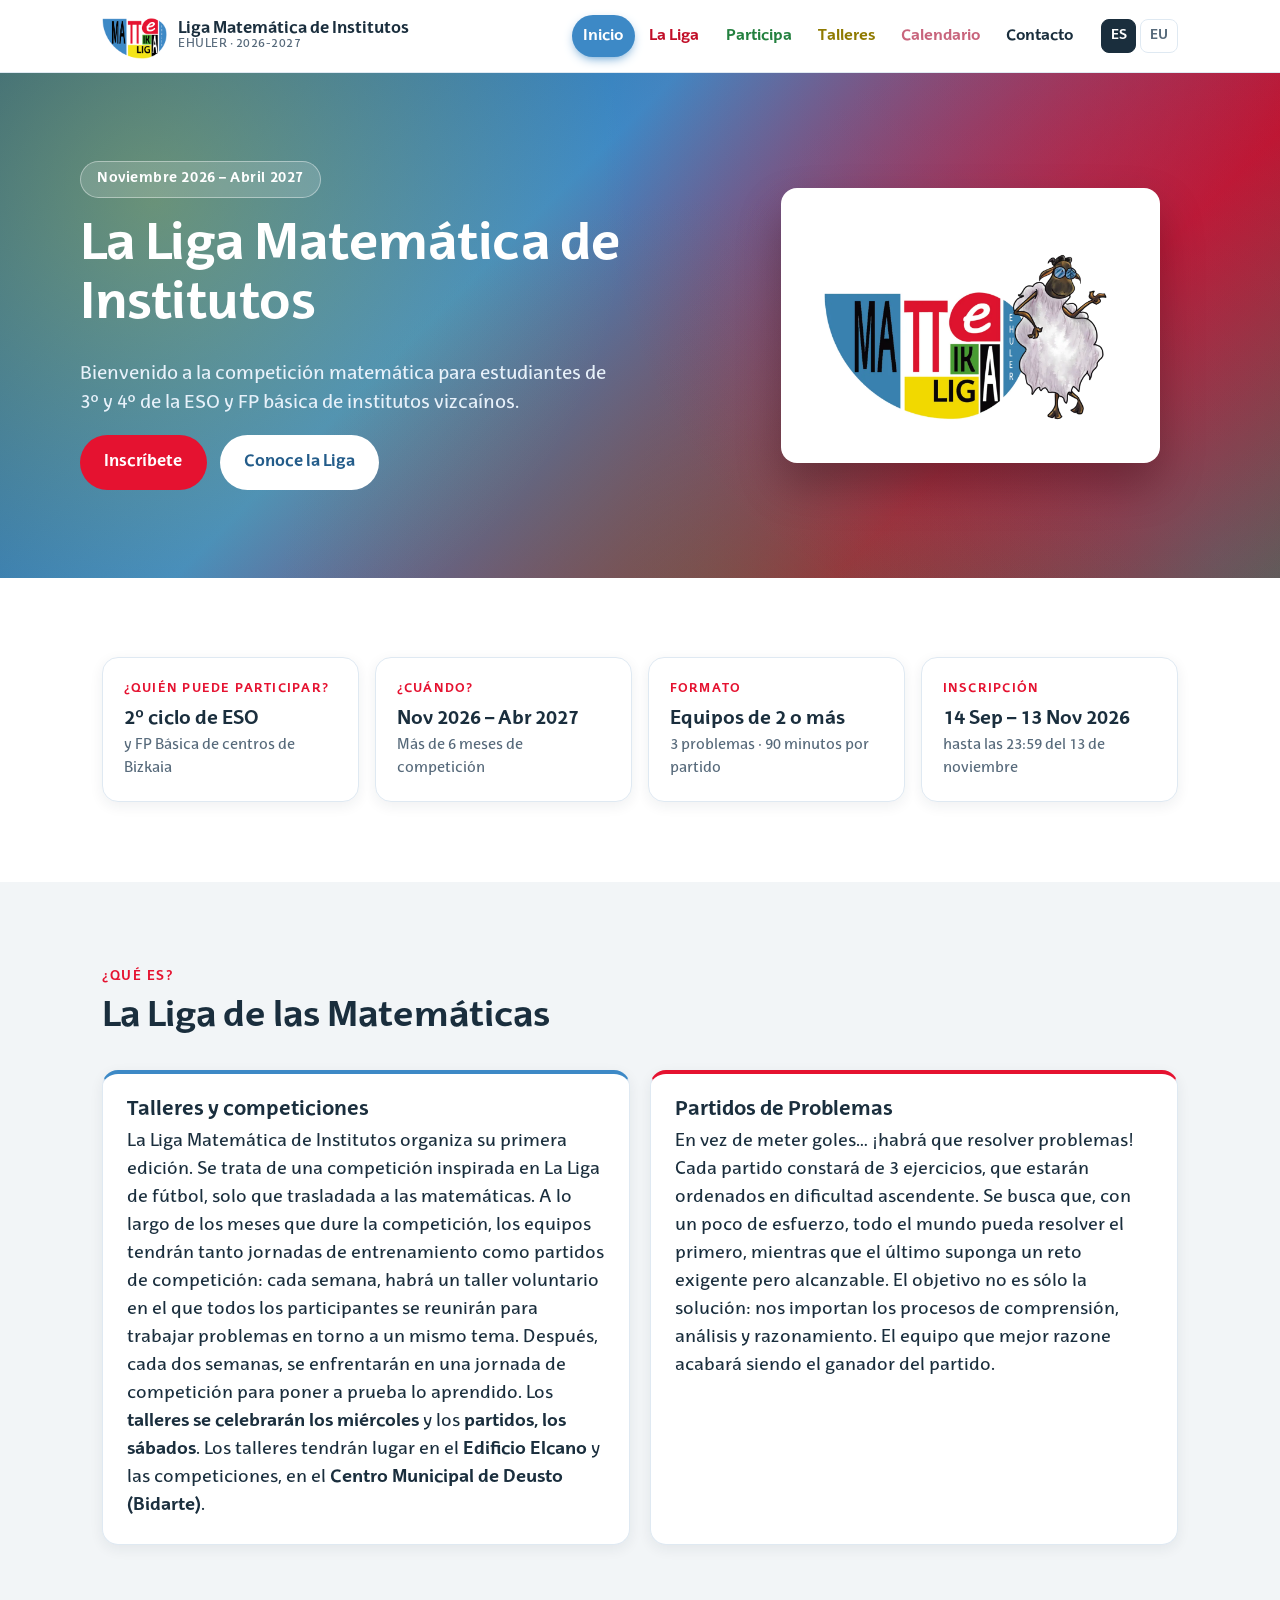
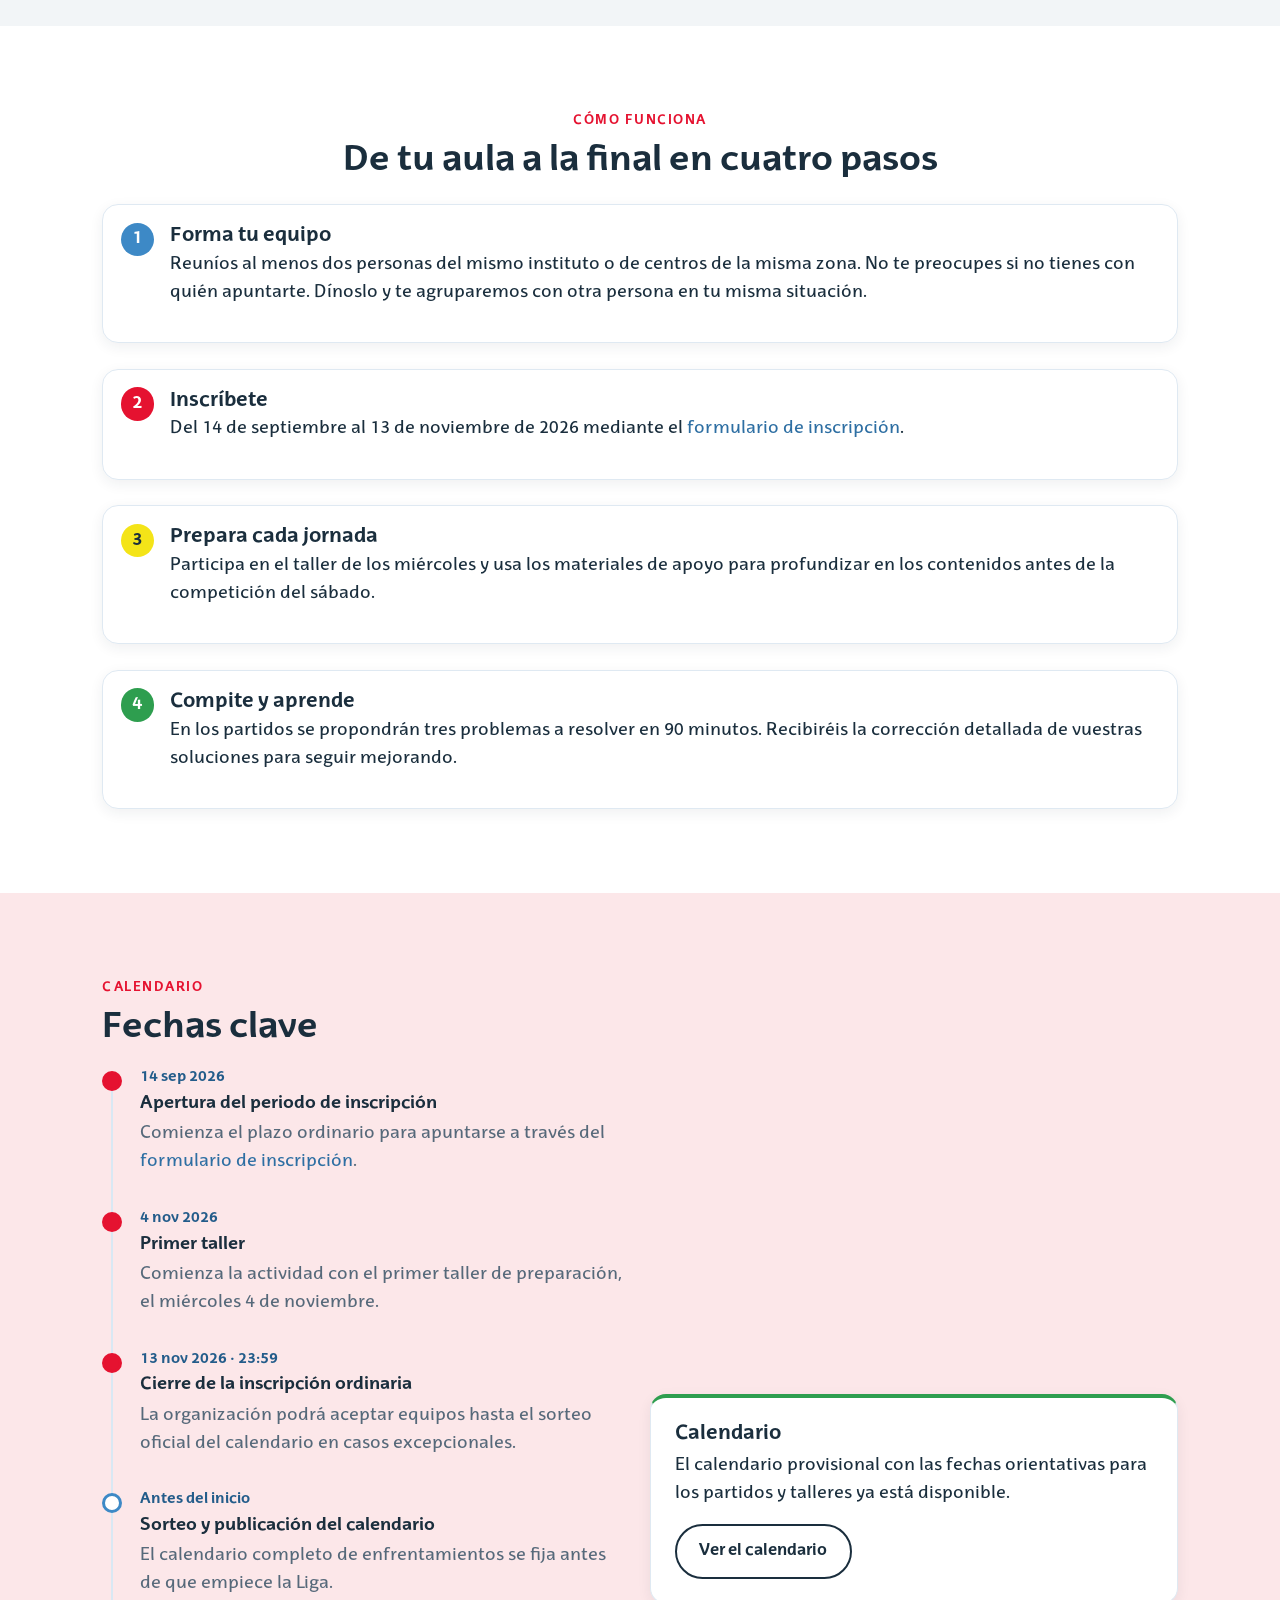
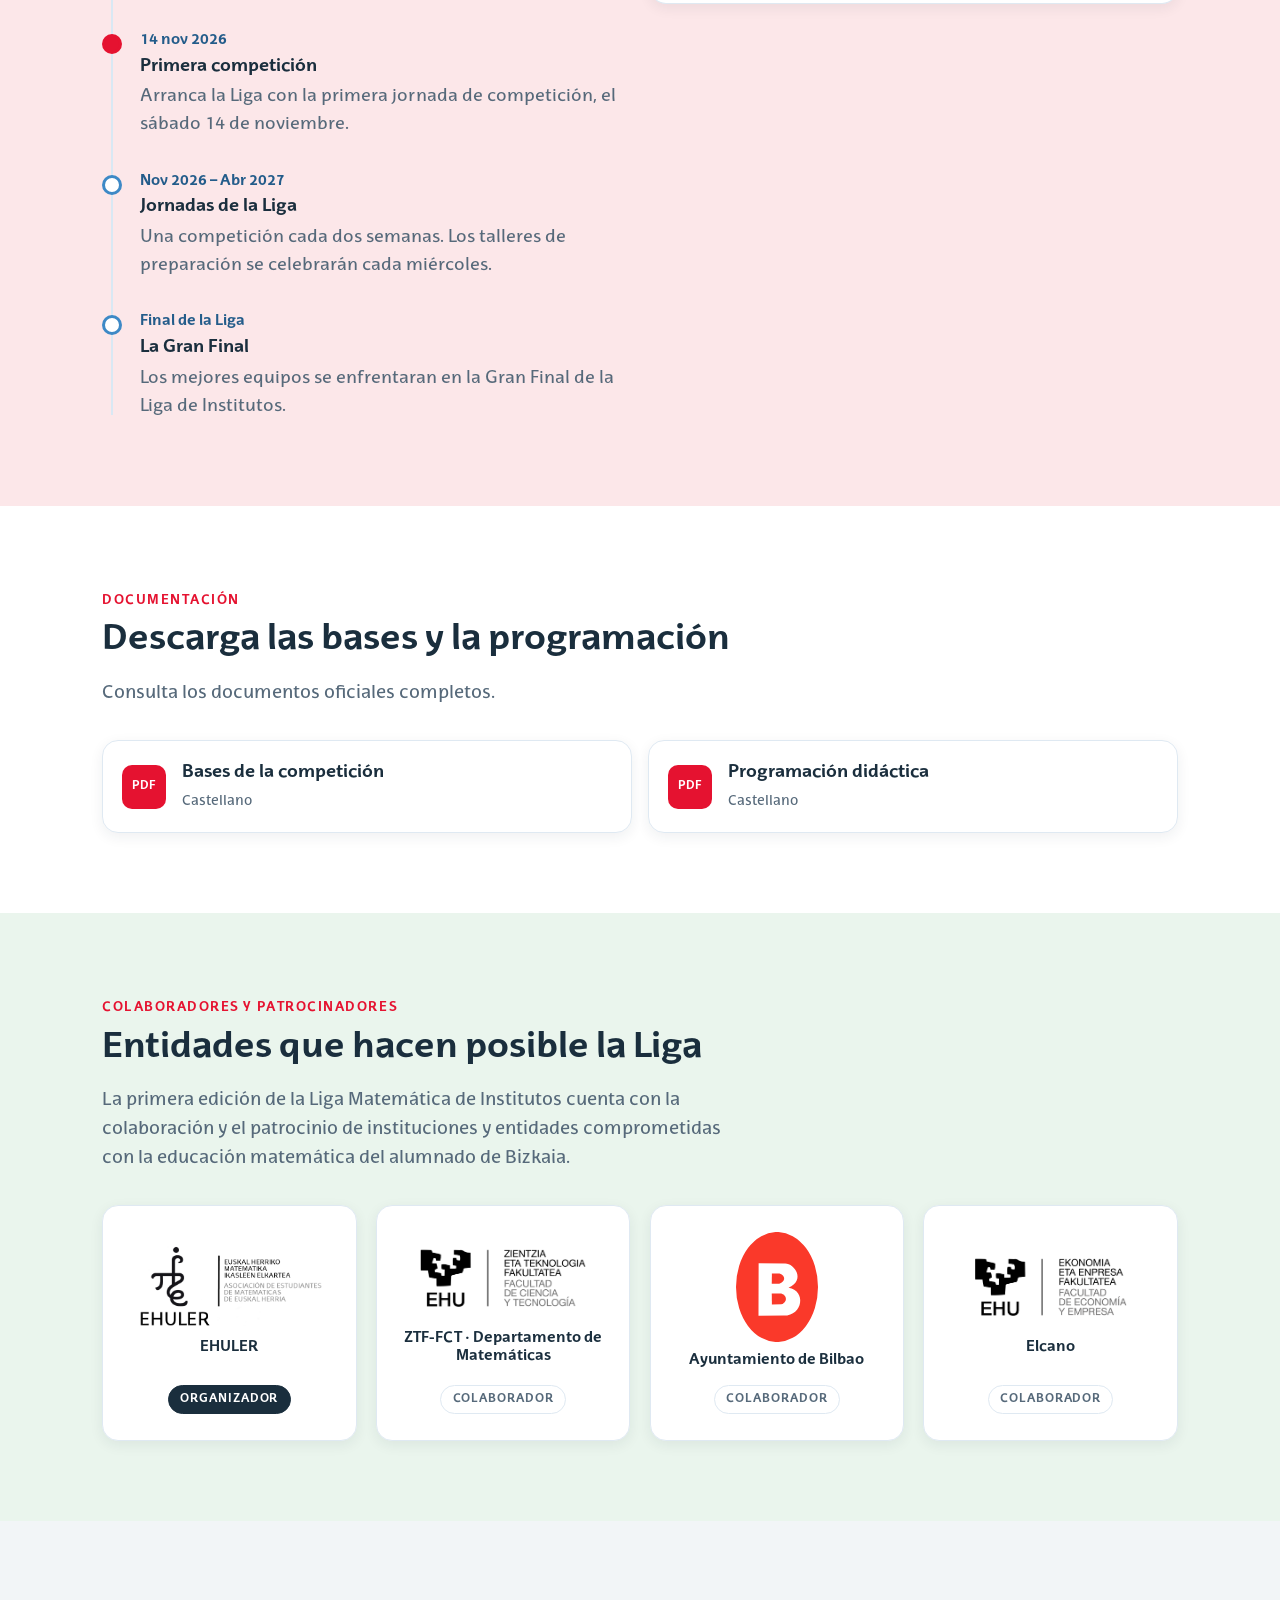
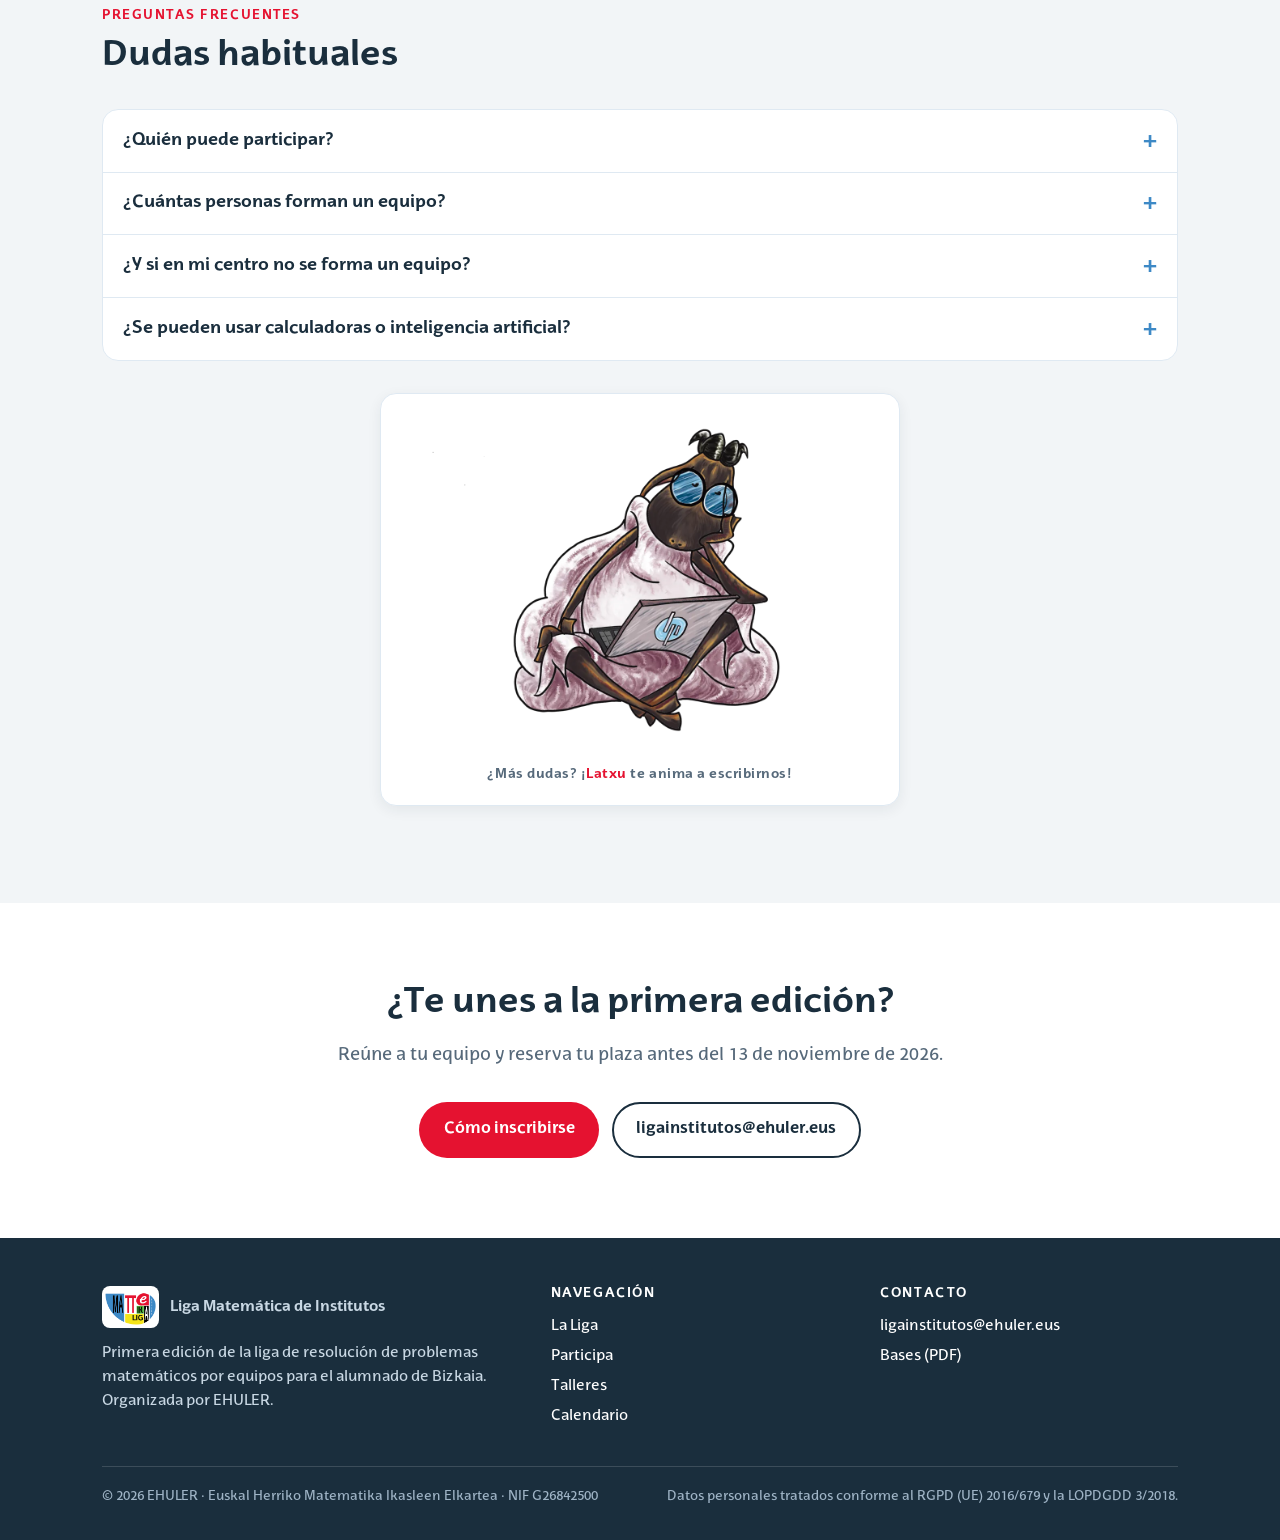
<file: index.html>
<!DOCTYPE html>
<html lang="es">
<head>
<meta charset="utf-8">
<meta name="viewport" content="width=device-width, initial-scale=1">
<meta http-equiv="refresh" content="0; url=/es/index.html">
<script>window.location.replace('/es/index.html');</script>
<title>Liga Matemática de Institutos 2026-2027 | EHULER</title>
<meta name="description" content="Primera edición de la Liga Matemática de Institutos: competición por equipos de resolución de problemas para alumnado de Bizkaia. Noviembre 2026 – abril 2027.">
<link rel="canonical" href="https://ligainstitutos.ehuler.eus/es/index.html">
<meta name="robots" content="index, follow">
<meta name="author" content="EHULER">
<meta name="theme-color" content="#1A2E3D">
<link rel="alternate" hreflang="es" href="https://ligainstitutos.ehuler.eus/es/index.html">
<link rel="alternate" hreflang="eu" href="https://ligainstitutos.ehuler.eus/eu/index.html">
<link rel="alternate" hreflang="x-default" href="https://ligainstitutos.ehuler.eus/es/index.html">
<meta property="og:type" content="website">
<meta property="og:site_name" content="EHULER | Liga Matemática de Institutos">
<meta property="og:title" content="Liga Matemática de Institutos 2026-2027 | EHULER">
<meta property="og:description" content="Primera edición de la Liga Matemática de Institutos: competición por equipos de resolución de problemas para alumnado de Bizkaia. Noviembre 2026 – abril 2027.">
<meta property="og:url" content="https://ligainstitutos.ehuler.eus/es/index.html">
<meta property="og:image" content="https://ligainstitutos.ehuler.eus/assets/img/og-image.png">
<meta property="og:image:width" content="1200">
<meta property="og:image:height" content="630">
<meta property="og:image:alt" content="Liga Matemática de Institutos · EHULER">
<meta property="og:locale" content="es_ES">
<meta property="og:locale:alternate" content="eu_ES">
<meta name="twitter:card" content="summary_large_image">
<meta name="twitter:title" content="Liga Matemática de Institutos 2026-2027 | EHULER">
<meta name="twitter:description" content="Primera edición de la Liga Matemática de Institutos: competición por equipos de resolución de problemas para alumnado de Bizkaia. Noviembre 2026 – abril 2027.">
<meta name="twitter:image" content="https://ligainstitutos.ehuler.eus/assets/img/og-image.png">
<link rel="icon" href="assets/img/favicon.ico" sizes="any">
<link rel="icon" href="assets/img/favicon-32.png" sizes="32x32" type="image/png">
<link rel="apple-touch-icon" href="assets/img/apple-touch-icon.png">
</head>
<body>
<noscript>
  <p style="font-family:sans-serif;padding:2rem">Si no eres redirigido automáticamente, <a href="es/index.html">entra en la versión en español</a>.</p>
</noscript>
</body>
</html>
</file>
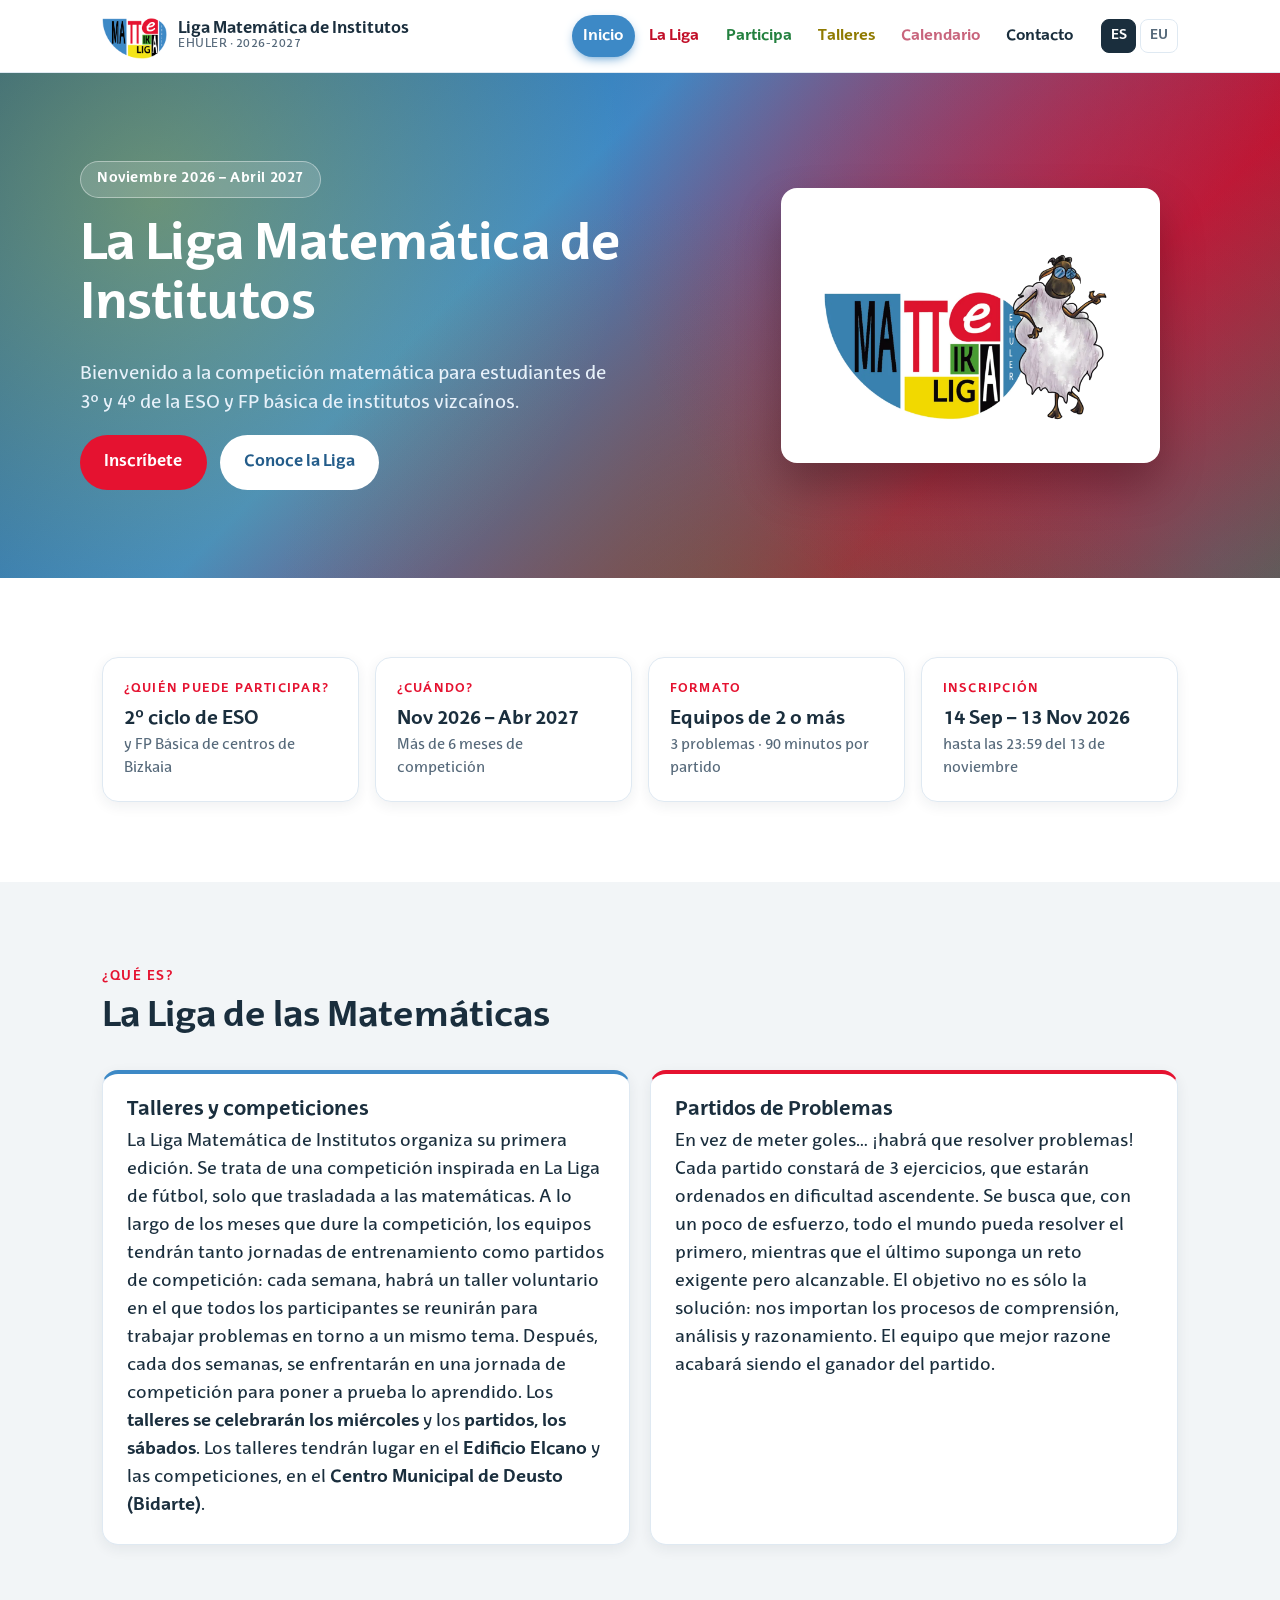
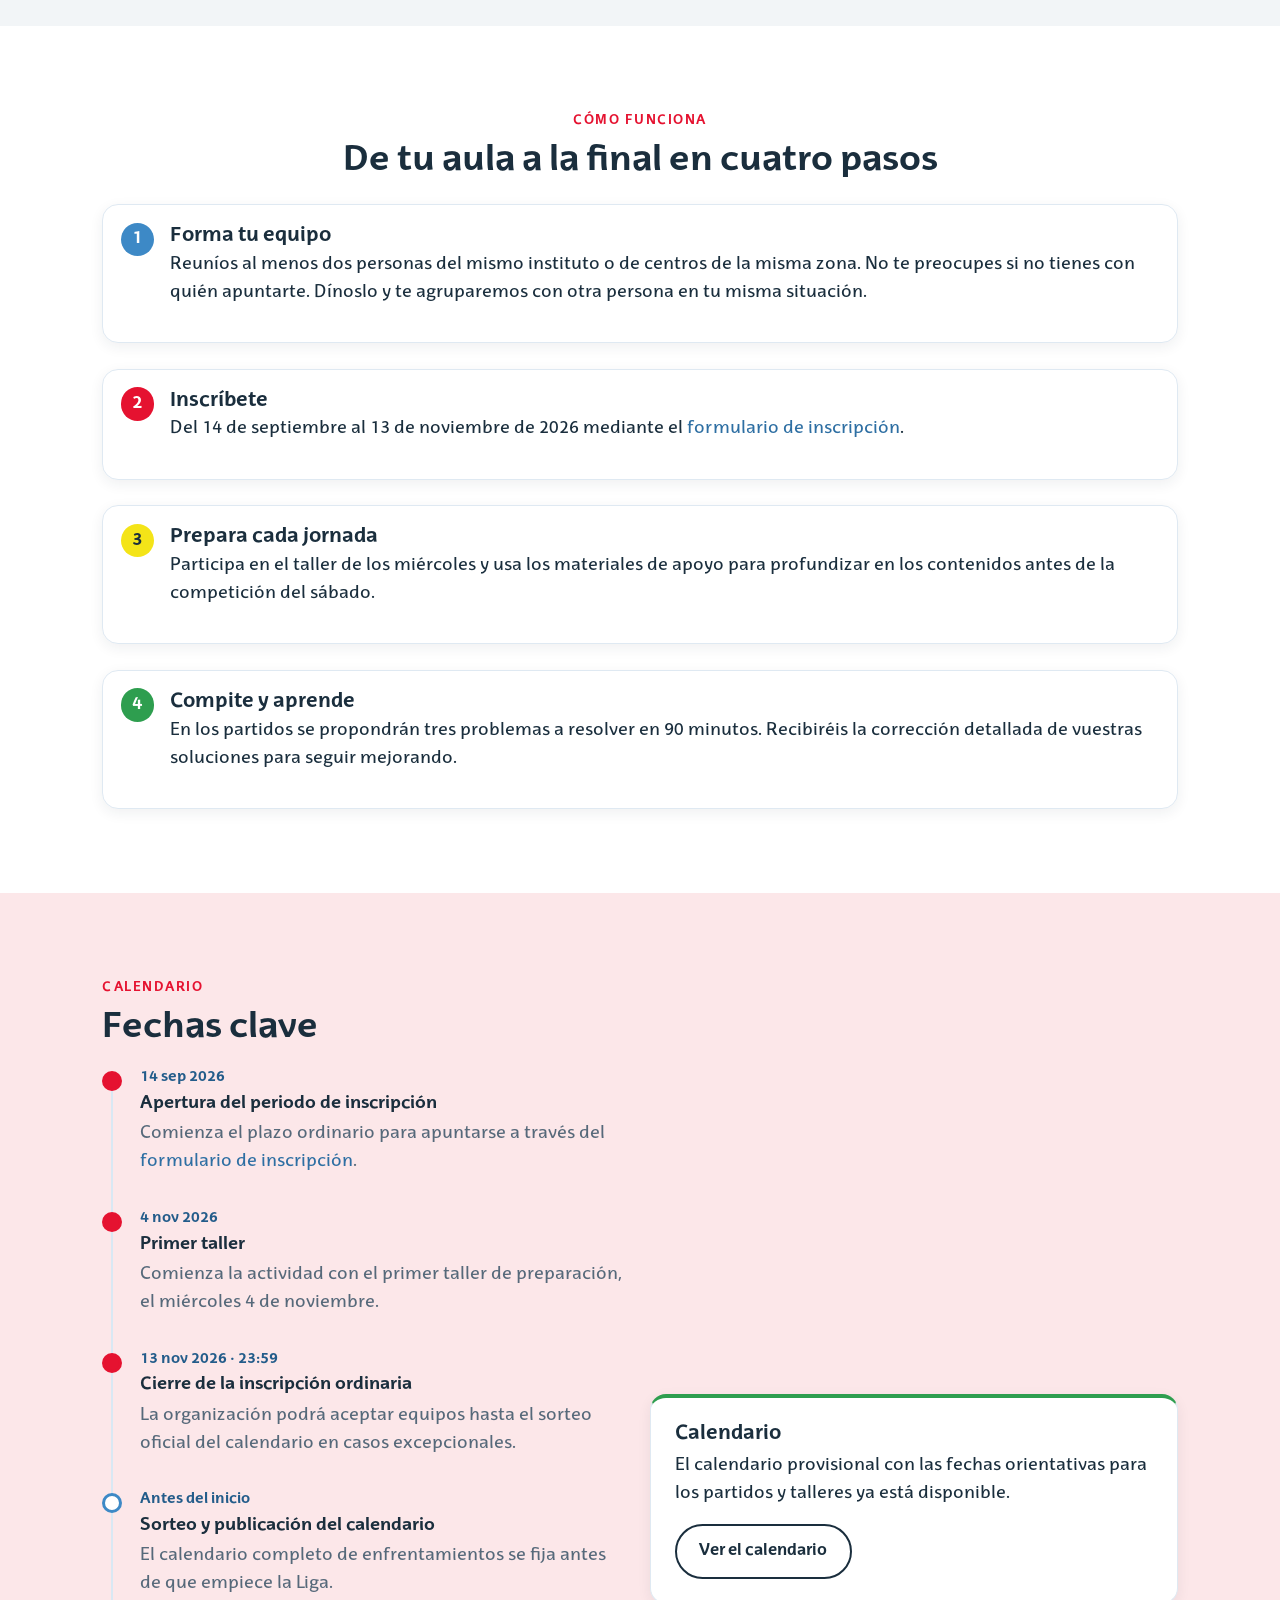
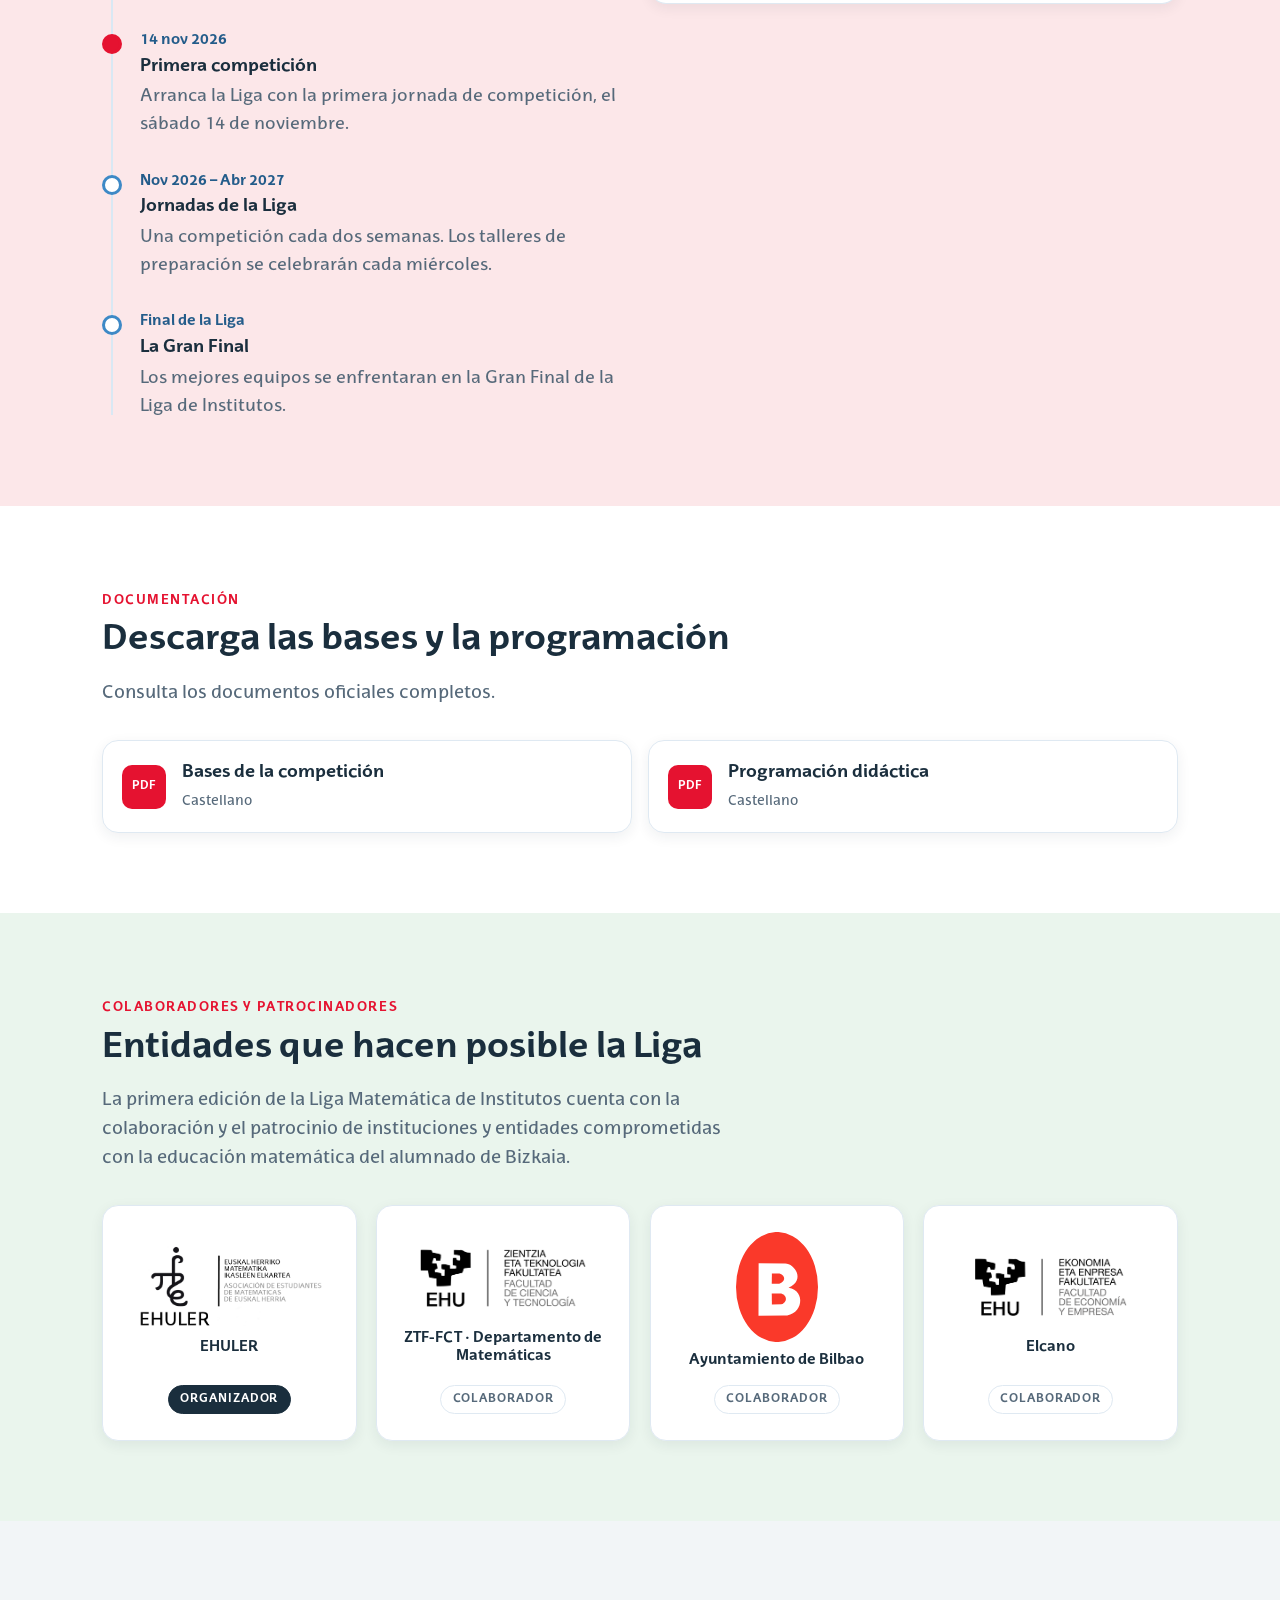
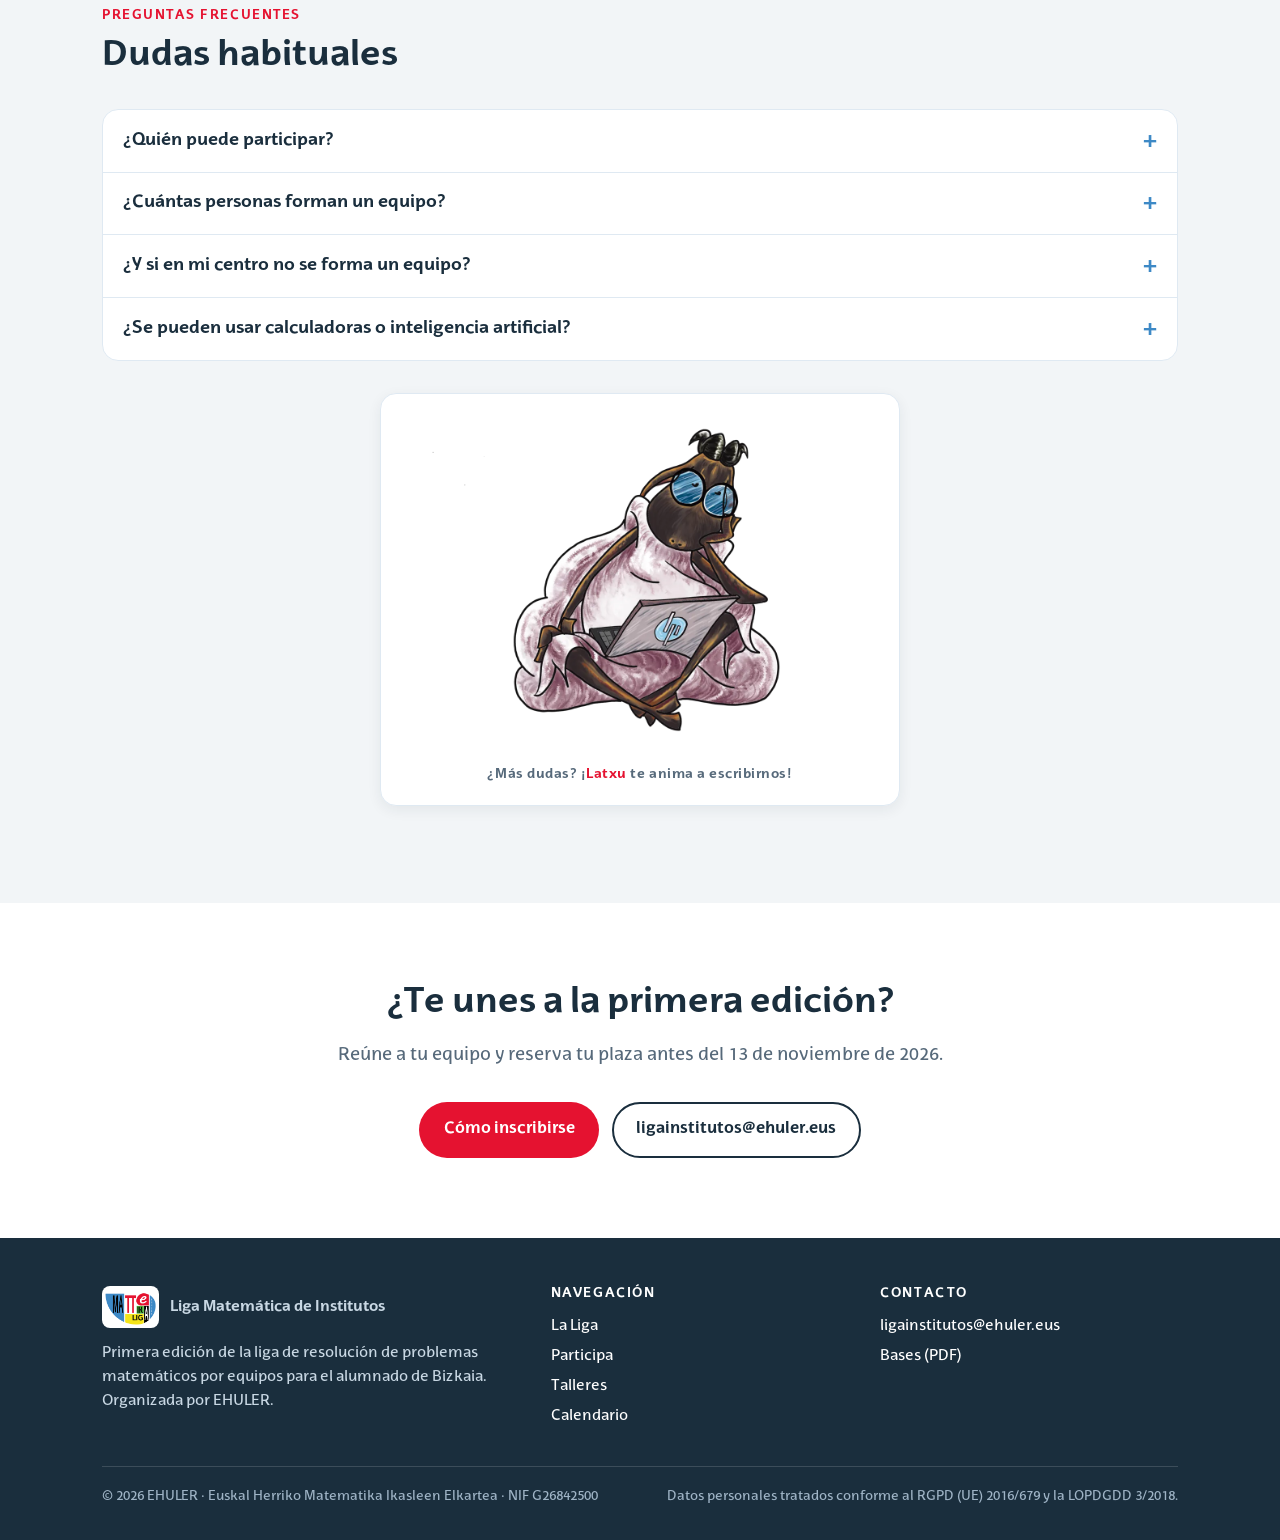
<file: es/index.html>
<!DOCTYPE html>
<html lang="es">
<head>
<meta charset="utf-8">
<meta name="viewport" content="width=device-width, initial-scale=1">
<link rel="canonical" href="https://ligainstitutos.ehuler.eus/es/index.html">
<meta name="robots" content="index, follow">
<meta name="author" content="EHULER">
<meta name="theme-color" content="#1A2E3D">
<link rel="alternate" hreflang="es" href="https://ligainstitutos.ehuler.eus/es/index.html">
<link rel="alternate" hreflang="eu" href="https://ligainstitutos.ehuler.eus/eu/index.html">
<link rel="alternate" hreflang="x-default" href="https://ligainstitutos.ehuler.eus/es/index.html">
<meta property="og:type" content="website">
<meta property="og:site_name" content="EHULER | Liga Matemática de Institutos">
<meta property="og:title" content="Liga Matemática de Institutos 2026-2027 | EHULER">
<meta property="og:description" content="Primera edición de la Liga Matemática de Institutos: competición por equipos de resolución de problemas para alumnado de Bizkaia. Noviembre 2026 – abril 2027.">
<meta property="og:url" content="https://ligainstitutos.ehuler.eus/es/index.html">
<meta property="og:image" content="https://ligainstitutos.ehuler.eus/assets/img/og-image.png">
<meta property="og:image:width" content="1200">
<meta property="og:image:height" content="630">
<meta property="og:image:alt" content="Liga Matemática de Institutos · EHULER">
<meta property="og:locale" content="es_ES">
<meta property="og:locale:alternate" content="eu_ES">
<meta name="twitter:card" content="summary_large_image">
<meta name="twitter:title" content="Liga Matemática de Institutos 2026-2027 | EHULER">
<meta name="twitter:description" content="Primera edición de la Liga Matemática de Institutos: competición por equipos de resolución de problemas para alumnado de Bizkaia. Noviembre 2026 – abril 2027.">
<meta name="twitter:image" content="https://ligainstitutos.ehuler.eus/assets/img/og-image.png">

<script type="application/ld+json">
{
  "@context": "https://schema.org",
  "@type": "WebSite",
  "name": "Liga Matemática de Institutos",
  "url": "https://ligainstitutos.ehuler.eus/es/index.html",
  "inLanguage": "es",
  "description": "Primera edición de la Liga Matemática de Institutos: competición por equipos de resolución de problemas para alumnado de Bizkaia. Noviembre 2026 – abril 2027."
}
</script>
<script type="application/ld+json">
{
  "@context": "https://schema.org",
  "@type": "Organization",
  "name": "EHULER",
  "legalName": "Euskal Herriko Matematika Ikasleen Elkartea",
  "url": "https://www.ehuler.eus",
  "email": "ligainstitutos@ehuler.eus"
}
</script>


<title>Liga Matemática de Institutos 2026-2027 | EHULER</title>
<meta name="description" content="Primera edición de la Liga Matemática de Institutos: competición por equipos de resolución de problemas para alumnado de Bizkaia. Noviembre 2026 – abril 2027.">
<link rel="icon" href="../assets/img/favicon.ico" sizes="any">
<link rel="icon" href="../assets/img/favicon-32.png" sizes="32x32" type="image/png">
<link rel="apple-touch-icon" href="../assets/img/apple-touch-icon.png">
<link rel="stylesheet" href="../assets/css/style.css">
</head>
<body>

<header class="site-header">
  <div class="container site-header__inner">
    <a class="brand" href="index.html">
      <img src="../assets/img/logo_liga_matematica_institutos.png" alt="">
      <span class="brand__text">
        <span class="brand__title">Liga Matemática de Institutos</span>
        <span class="brand__sub">EHULER · 2026-2027</span>
      </span>
    </a>
    <button class="nav-toggle" aria-expanded="false" aria-controls="site-nav" aria-label="Abrir menú"><span></span></button>
    <nav class="nav" id="site-nav">
      <ul class="nav__list">
        <li><a class="nav-item nav-item--blue" href="index.html" aria-current="page">Inicio</a></li>
        <li><a class="nav-item nav-item--red" href="liga.html">La Liga</a></li>
        <li><a class="nav-item nav-item--green" href="participa.html">Participa</a></li>
        <li><a class="nav-item nav-item--yellow" href="talleres.html">Talleres</a></li>
        <li><a class="nav-item nav-item--pink" href="calendario.html">Calendario</a></li>
        <li><a class="nav-item nav-item--ink" href="contacto.html">Contacto</a></li>
      </ul>
    </nav>
    <div class="lang">
      <a href="index.html" aria-current="true">ES</a>
      <a href="../eu/index.html">EU</a>
    </div>
  </div>
</header>

<section class="hero">
  <div class="container hero__inner">
    <div data-reveal="left">
      <span class="hero__badge">Noviembre 2026 – Abril 2027</span>
      <h1>La Liga Matemática de Institutos</h1>
      <p>Bienvenido a la competición matemática para estudiantes de 3º y 4º de la ESO y FP básica de institutos vizcaínos.</p>
      <div class="btn-row">
        <a class="btn btn--primary" href="https://forms.cloud.microsoft/e/40tsiUAtMb" target="_blank" rel="noopener">Inscríbete</a>
        <a class="btn btn--light" href="liga.html">Conoce la Liga</a>
      </div>
    </div>
    <figure class="hero__mascot" data-reveal="right">
      <div class="mascot">
        <img src="../assets/img/latxu/latxuGris3ehuler.webp" alt="Latxu, la mascota de la Liga Matemática de Institutos">
      </div>
    </figure>
  </div>
</section>

<section class="section">
  <div class="container">
    <div class="facts" data-reveal="left">
      <div class="fact">
        <div class="fact__label">¿Quién puede participar?</div>
        <div class="fact__value">2º ciclo de ESO</div>
        <div class="fact__note">y FP Básica de centros de Bizkaia</div>
      </div>
      <div class="fact">
        <div class="fact__label">¿Cuándo?</div>
        <div class="fact__value">Nov 2026 – Abr 2027</div>
        <div class="fact__note">Más de 6 meses de competición</div>
      </div>
      <div class="fact">
        <div class="fact__label">Formato</div>
        <div class="fact__value">Equipos de 2 o más</div>
        <div class="fact__note">3 problemas · 90 minutos por partido</div>
      </div>
      <div class="fact">
        <div class="fact__label">Inscripción</div>
        <div class="fact__value">14 Sep – 13 Nov 2026</div>
        <div class="fact__note">hasta las 23:59 del 13 de noviembre</div>
      </div>
    </div>
  </div>
</section>

<section class="section section--tint">
  <div class="container" data-reveal="left">
    <span class="eyebrow">¿Qué es?</span>
    <h2>La Liga de las Matemáticas</h2>
    <div class="grid grid--2 mt-2" data-reveal="right">
      <div class="card card--accent">
        <h3>Talleres y competiciones</h3>
        <p>La Liga Matemática de Institutos organiza su primera edición. Se trata de una competición inspirada en La Liga de fútbol, solo que trasladada a las matemáticas. A lo largo de los meses que dure la competición, los equipos tendrán tanto jornadas de entrenamiento como partidos de competición: cada semana, habrá un taller voluntario en el que todos los participantes se reunirán para trabajar problemas en torno a un mismo tema. Después, cada dos semanas, se enfrentarán en una jornada de competición para poner a prueba lo aprendido. Los <strong>talleres se celebrarán los miércoles</strong> y los <strong>partidos, los sábados</strong>. Los talleres tendrán lugar en el <strong>Edificio Elcano</strong> y las competiciones, en el <strong>Centro Municipal de Deusto (Bidarte)</strong>.</p>
      </div>
      <div class="card card--red">
        <h3>Partidos de Problemas</h3>
        <p>En vez de meter goles… ¡habrá que resolver problemas! Cada partido constará de 3 ejercicios, que estarán ordenados en dificultad ascendente. Se busca que, con un poco de esfuerzo, todo el mundo pueda resolver el primero, mientras que el último suponga un reto exigente pero alcanzable. El objetivo no es sólo la solución: nos importan los procesos de comprensión, análisis y razonamiento. El equipo que mejor razone acabará siendo el ganador del partido.</p>
      </div>
    </div>
  </div>
</section>

<section class="section">
  <div class="container center" data-reveal="left">
    <span class="eyebrow">Cómo funciona</span>
    <h2>De tu aula a la final en cuatro pasos</h2>
    <ol class="steps mt-2" style="text-align:left">
      <li>
        <h3>Forma tu equipo</h3>
        <p>Reuníos al menos dos personas del mismo instituto o de centros de la misma zona. No te preocupes si no tienes con quién apuntarte. Dínoslo y te agruparemos con otra persona en tu misma situación.</p>
      </li>
      <li>
        <h3>Inscríbete</h3>
        <p>Del 14 de septiembre al 13 de noviembre de 2026 mediante el <a href="https://forms.cloud.microsoft/e/40tsiUAtMb" target="_blank" rel="noopener">formulario de inscripción</a>.</p>
      </li>
      <li>
        <h3>Prepara cada jornada</h3>
        <p>Participa en el taller de los miércoles y usa los materiales de apoyo para profundizar en los contenidos antes de la competición del sábado.</p>
      </li>
      <li>
        <h3>Compite y aprende</h3>
        <p>En los partidos se propondrán tres problemas a resolver en 90 minutos. Recibiréis la corrección detallada de vuestras soluciones para seguir mejorando.</p>
      </li>
    </ol>
  </div>
</section>

<section class="section section--pink">
  <div class="container">
    <div class="grid grid--2" style="align-items:center">
      <div data-reveal="left">
        <span class="eyebrow">Calendario</span>
        <h2>Fechas clave</h2>
        <ul class="timeline mt-2">
          <li class="is-key">
            <time>14 sep 2026</time>
            <span class="t-title">Apertura del periodo de inscripción</span>
            <p>Comienza el plazo ordinario para apuntarse a través del <a href="https://forms.cloud.microsoft/e/40tsiUAtMb" target="_blank" rel="noopener">formulario de inscripción</a>.</p>
          </li>
          <li class="is-key">
            <time>4 nov 2026</time>
            <span class="t-title">Primer taller</span>
            <p>Comienza la actividad con el primer taller de preparación, el miércoles 4 de noviembre.</p>
          </li>
          <li class="is-key">
            <time>13 nov 2026 · 23:59</time>
            <span class="t-title">Cierre de la inscripción ordinaria</span>
            <p>La organización podrá aceptar equipos hasta el sorteo oficial del calendario en casos excepcionales.</p>
          </li>
          <li>
            <time>Antes del inicio</time>
            <span class="t-title">Sorteo y publicación del calendario</span>
            <p>El calendario completo de enfrentamientos se fija antes de que empiece la Liga.</p>
          </li>
          <li class="is-key">
            <time>14 nov 2026</time>
            <span class="t-title">Primera competición</span>
            <p>Arranca la Liga con la primera jornada de competición, el sábado 14 de noviembre.</p>
          </li>
          <li>
            <time>Nov 2026 – Abr 2027</time>
            <span class="t-title">Jornadas de la Liga</span>
            <p>Una competición cada dos semanas. Los talleres de preparación se celebrarán cada miércoles.</p>
          </li>
          <li>
            <time>Final de la Liga</time>
            <span class="t-title">La Gran Final</span>
            <p>Los mejores equipos se enfrentaran en la Gran Final de la Liga de Institutos.</p>
          </li>
        </ul>
      </div>
      <div data-reveal="right">
        <div class="card card--green">
          <h3>Calendario</h3>
          <p>El calendario provisional con las fechas orientativas para los partidos y talleres ya está disponible.</p>
          <a class="btn btn--ghost" href="calendario.html">Ver el calendario</a>
        </div>
      </div>
    </div>
  </div>
</section>

<section class="section">
  <div class="container">
    <span class="eyebrow">Documentación</span>
    <h2>Descarga las bases y la programación</h2>
    <p class="section__lead">Consulta los documentos oficiales completos.</p>
    <div class="docs mt-2" data-reveal="right">
      <a class="doc" href="../pdf/Bases_Liga_Institutos_2026-2027_ES.pdf" target="_blank" rel="noopener">
        <span class="doc__type">PDF</span>
        <span><span class="doc__name">Bases de la competición</span><br><span class="doc__meta">Castellano</span></span>
      </a>
      <a class="doc" href="../pdf/Programacion_didactica_Liga_Institutos_2026-2027_ES.pdf" target="_blank" rel="noopener">
        <span class="doc__type">PDF</span>
        <span><span class="doc__name">Programación didáctica</span><br><span class="doc__meta">Castellano</span></span>
      </a>
    </div>
  </div>
</section>

<section class="section section--green">
  <div class="container" data-reveal="left">
    <span class="eyebrow">Colaboradores y patrocinadores</span>
    <h2>Entidades que hacen posible la Liga</h2>
    <p class="section__lead">La primera edición de la Liga Matemática de Institutos cuenta con la colaboración y el patrocinio de instituciones y entidades comprometidas con la educación matemática del alumnado de Bizkaia.</p>
    <div class="partners mt-2" data-reveal="right">
      <a class="partner" href="https://ehuler.eus" target="_blank" rel="noopener">
        <span class="partner__brand">
          <img src="../assets/img/ehuler-logo.png" alt="EHULER, organizador de la Liga">
          <span class="partner__name">EHULER</span>
        </span>
        <span class="partner__badge partner__badge--sponsor">Organizador</span>
      </a>
      <a class="partner" href="https://www.ehu.eus/es/web/zientzia-teknologia-fakultatea" target="_blank" rel="noopener">
        <span class="partner__brand">
          <img src="../assets/img/EHU_ikastegiak_ZIENTZIA_TEKNOLOGIA_positiboa_zuribeltz.jpg" alt="Facultad de Ciencia y Tecnología · Zientzia eta Teknologia Fakultatea (UPV/EHU)">
          <span class="partner__name">ZTF-FCT · Departamento de Matemáticas</span>
        </span>
        <span class="partner__badge">Colaborador</span>
      </a>
      <a class="partner" href="https://www.bilbao.eus/" target="_blank" rel="noopener">
        <span class="partner__brand">
          <img class="partner__img--tall" src="../assets/img/bilbao-logo.svg" alt="Ayuntamiento de Bilbao · Bilboko Udala">
          <span class="partner__name">Ayuntamiento de Bilbao</span>
        </span>
        <span class="partner__badge">Colaborador</span>
      </a>
      <a class="partner" href="https://www.ehu.eus/es/web/ekonomia-enpresa-fakultatea/bilbao-elkano-kontaktua" target="_blank" rel="noopener">
        <span class="partner__brand">
          <img src="../assets/img/EHU_ikastegiak_EKONOMIA_ENPRESA_positiboa_zuribeltz.png" alt="Facultad de Economía y Empresa · Bilbao-Elcano (UPV/EHU)">
          <span class="partner__name">Elcano</span>
        </span>
        <span class="partner__badge">Colaborador</span>
      </a>
    </div>
  </div>
</section>

<section class="section section--tint">
  <div class="container" data-reveal="left">
    <span class="eyebrow">Preguntas frecuentes</span>
    <h2>Dudas habituales</h2>
    <div class="accordion mt-2">
      <details>
        <summary>¿Quién puede participar?</summary>
        <div class="acc-body"><p>El alumnado matriculado en el segundo ciclo de ESO en un instituto de Bizkaia, así como el alumnado de ciclos de Formación Profesional Básica (FP Básica) de Bizkaia.</p></div>
      </details>
      <details>
        <summary>¿Cuántas personas forman un equipo?</summary>
        <div class="acc-body"><p>Un mínimo de dos. No se establece un número máximo de integrantes. En cada partido, cada equipo puede convocar entre dos y cinco jugadores de entre todos sus integrantes.</p></div>
      </details>
      <details>
        <summary>¿Y si en mi centro no se forma un equipo?</summary>
        <div class="acc-body"><p>Puedes inscribirte individualmente. EHULER tratará de formar un equipo con personas que se encuentren en la misma situación.</p></div>
      </details>
      <details>
        <summary>¿Se pueden usar calculadoras o inteligencia artificial?</summary>
        <div class="acc-body"><p>Antes de cada jornada se comunicará si está permitido usar calculadoras u otras herramientas de apoyo. En todo caso, quedan prohibidos los recursos que proporcionen directamente las respuestas — en particular, los sistemas de inteligencia artificial.</p></div>
      </details>
    </div>
    <figure class="mascot mt-2" style="max-width:520px;margin-inline:auto">
      <img src="../assets/img/latxu/latxuGris4.webp" alt="Latxu, la mascota de la Liga, resolviendo dudas">
      <figcaption>¿Más dudas? ¡<span class="mascot__name">Latxu</span> te anima a escribirnos!</figcaption>
    </figure>
  </div>
</section>

<section class="section">
  <div class="container center" data-reveal="right">
    <h2>¿Te unes a la primera edición?</h2>
    <p class="section__lead">Reúne a tu equipo y reserva tu plaza antes del 13 de noviembre de 2026.</p>
    <div class="btn-row mt-2" style="justify-content:center">
      <a class="btn btn--primary" href="https://forms.cloud.microsoft/e/40tsiUAtMb" target="_blank" rel="noopener">Cómo inscribirse</a>
      <a class="btn btn--ghost" href="mailto:ligainstitutos@ehuler.eus">ligainstitutos@ehuler.eus</a>
    </div>
  </div>
</section>

<footer class="site-footer">
  <div class="container">
    <div class="footer-grid">
      <div>
        <div class="footer-brand">
          <img src="../assets/img/logo_liga_matematica_institutos.png" alt="">
          <strong>Liga Matemática de Institutos</strong>
        </div>
        <p>Primera edición de la liga de resolución de problemas matemáticos por equipos para el alumnado de Bizkaia. Organizada por EHULER.</p>
      </div>
      <div>
        <h4>Navegación</h4>
        <ul>
          <li><a href="liga.html">La Liga</a></li>
          <li><a href="participa.html">Participa</a></li>
          <li><a href="talleres.html">Talleres</a></li>
          <li><a href="calendario.html">Calendario</a></li>
        </ul>
      </div>
      <div>
        <h4>Contacto</h4>
        <ul>
          <li><a href="mailto:ligainstitutos@ehuler.eus">ligainstitutos@ehuler.eus</a></li>
          <li><a href="../pdf/Bases_Liga_Institutos_2026-2027_ES.pdf" target="_blank" rel="noopener">Bases (PDF)</a></li>
        </ul>
      </div>
    </div>
    <div class="footer-bottom">
      <span>© 2026 EHULER · Euskal Herriko Matematika Ikasleen Elkartea · NIF G26842500</span>
      <span>Datos personales tratados conforme al RGPD (UE) 2016/679 y la LOPDGDD 3/2018.</span>
    </div>
  </div>
</footer>

<script src="../assets/js/main.js"></script>
</body>
</html>
</file>
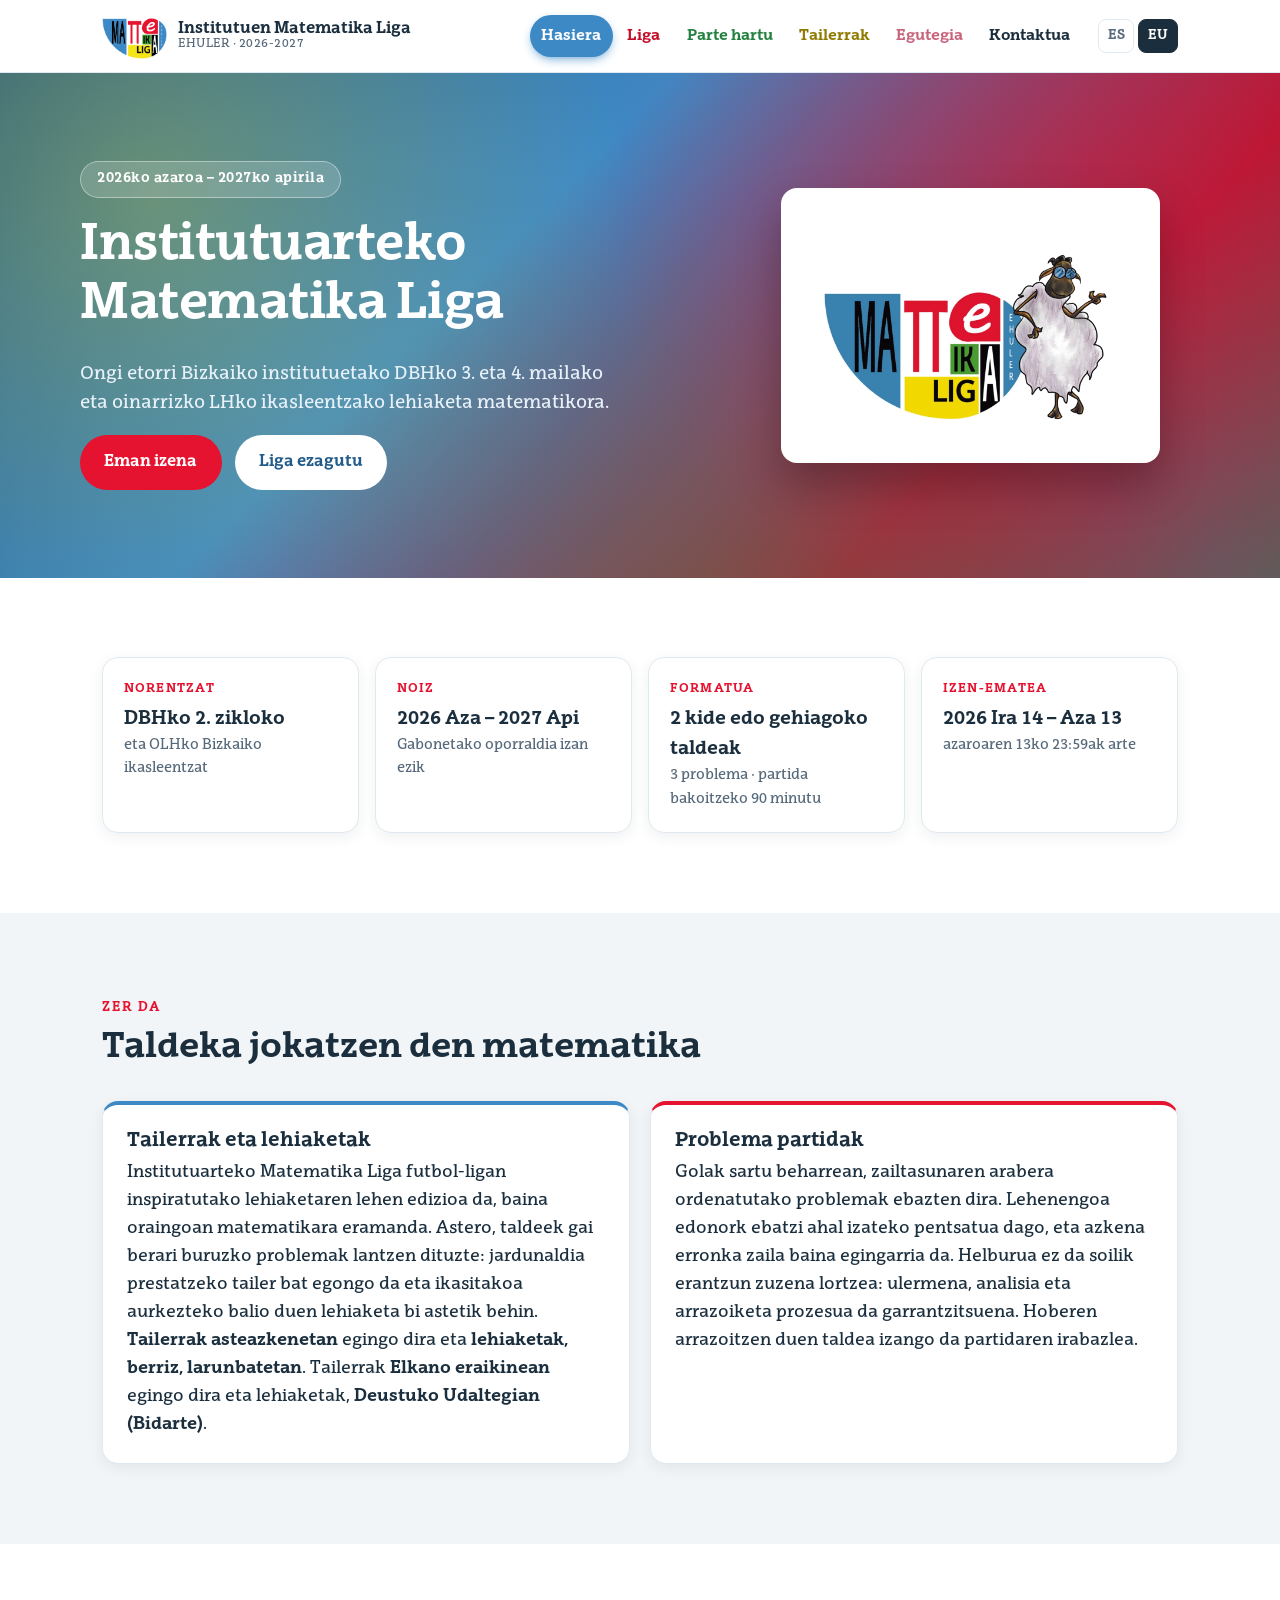
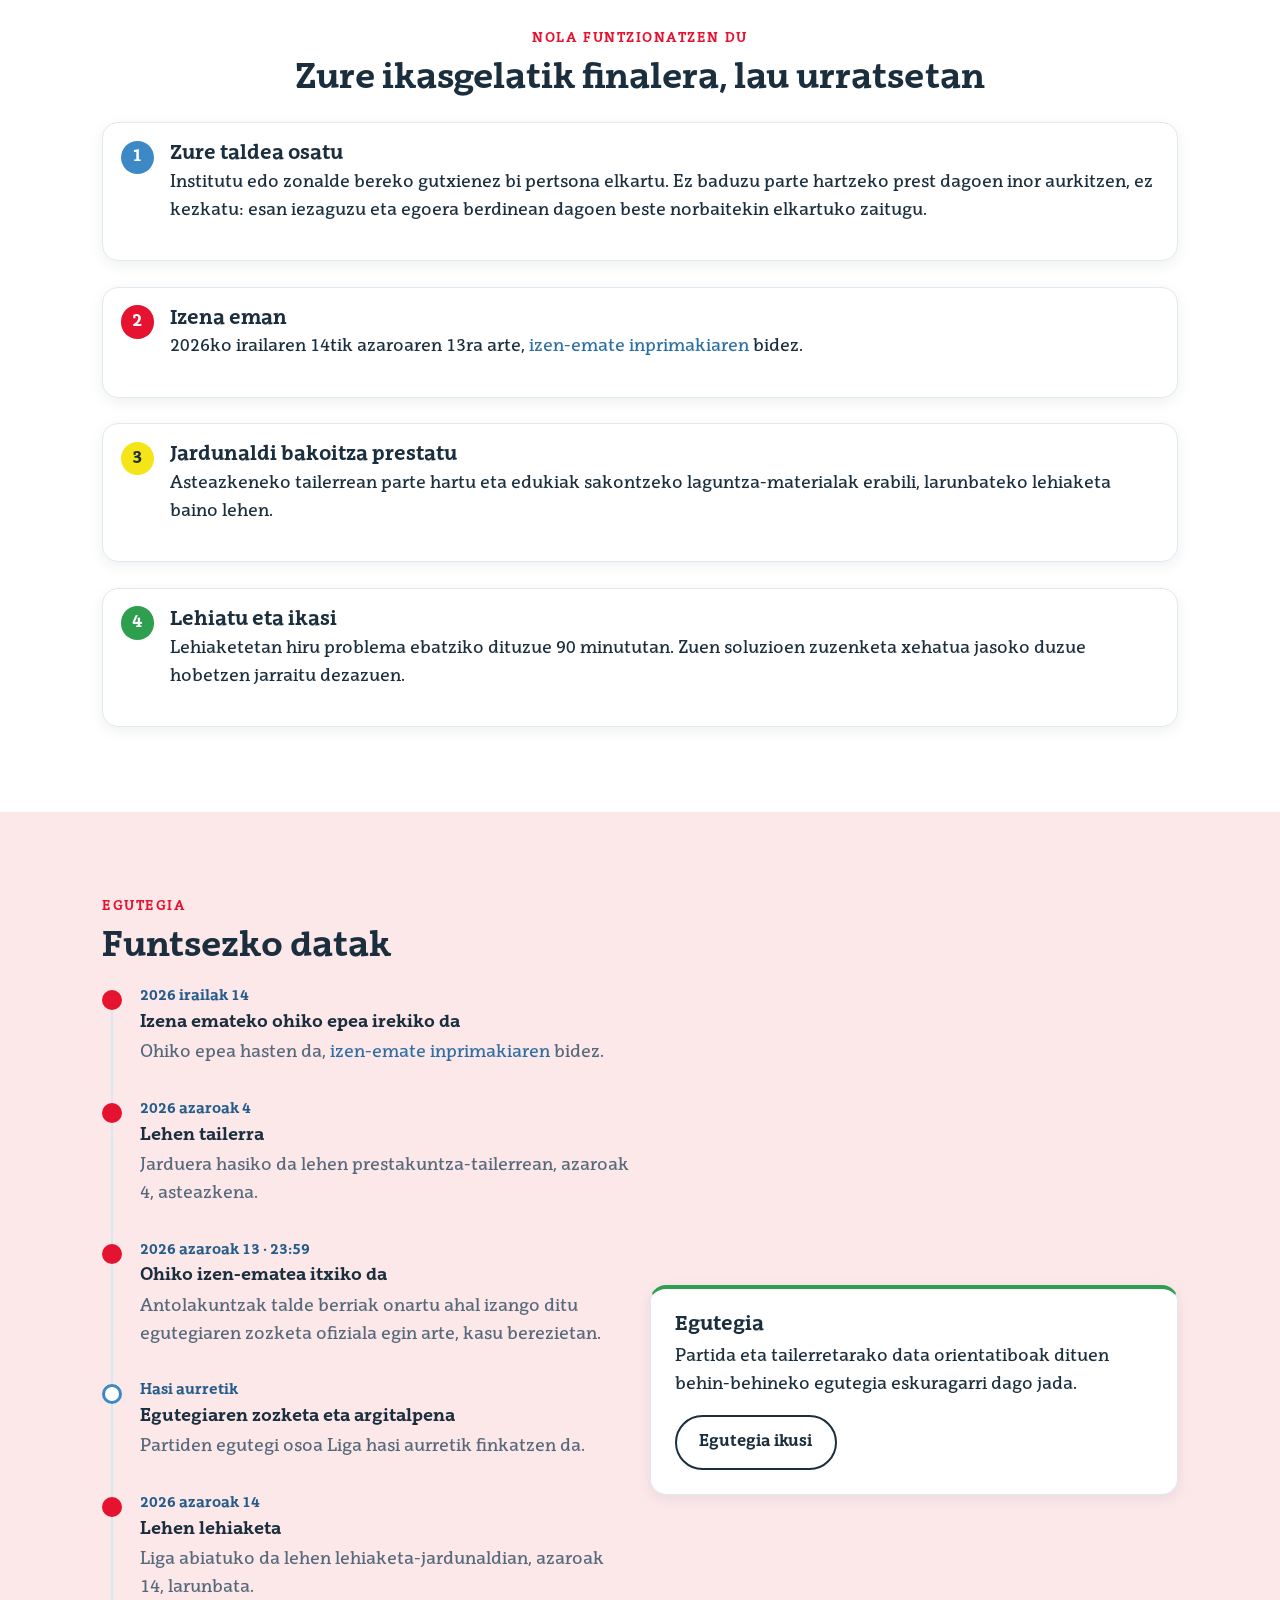
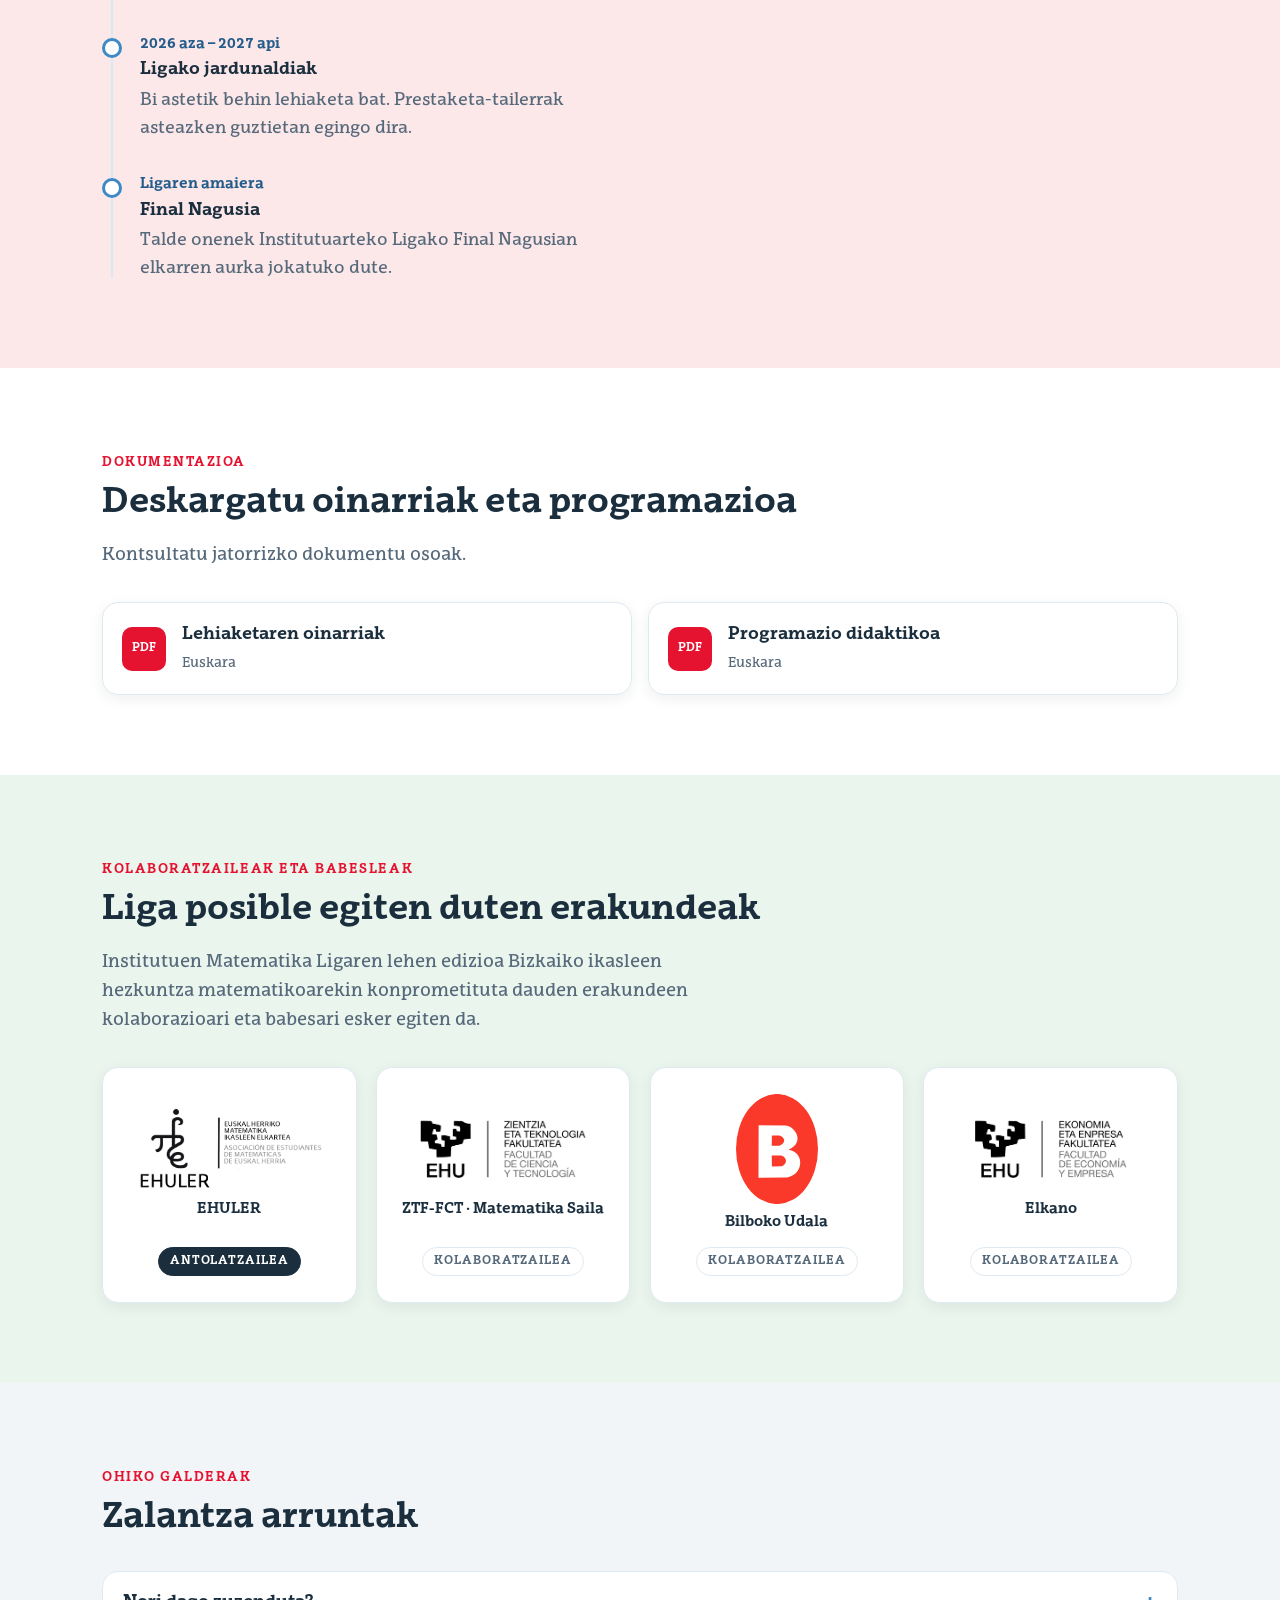
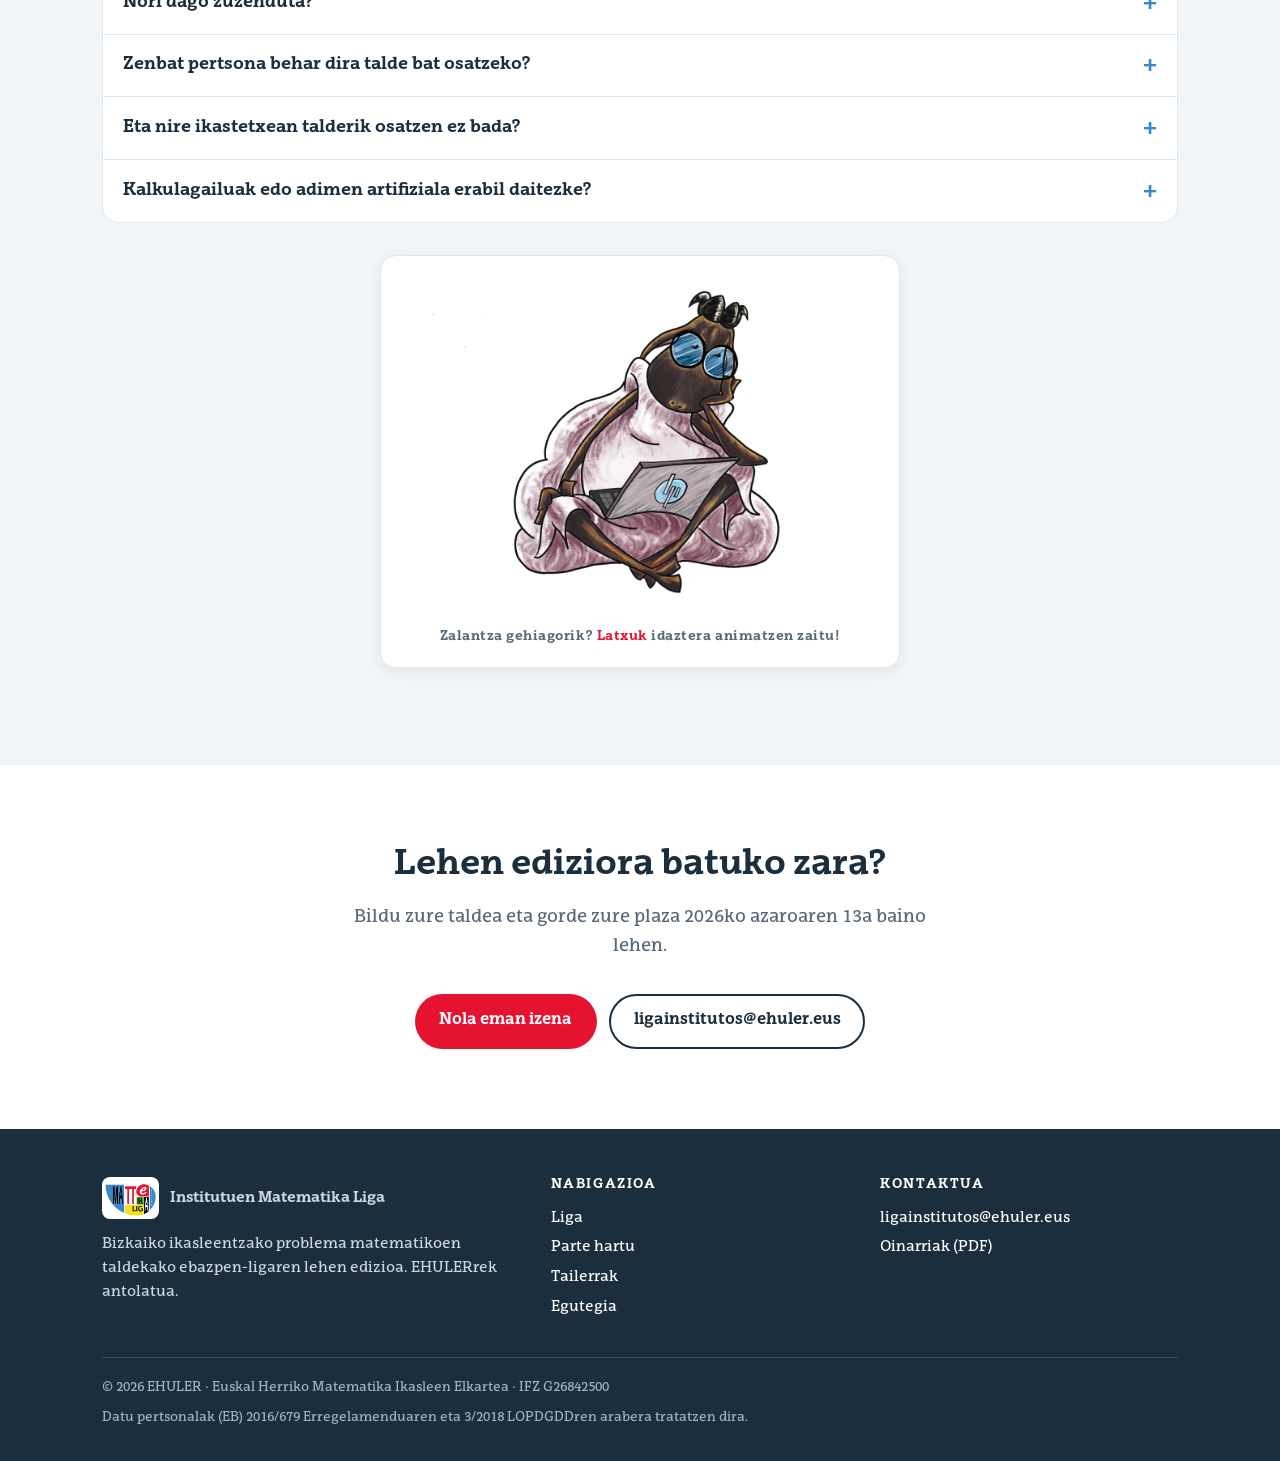
<file: eu/index.html>
<!DOCTYPE html>
<html lang="eu">
<head>
<meta charset="utf-8">
<meta name="viewport" content="width=device-width, initial-scale=1">
<link rel="canonical" href="https://ligainstitutos.ehuler.eus/eu/index.html">
<meta name="robots" content="index, follow">
<meta name="author" content="EHULER">
<meta name="theme-color" content="#1A2E3D">
<link rel="alternate" hreflang="es" href="https://ligainstitutos.ehuler.eus/es/index.html">
<link rel="alternate" hreflang="eu" href="https://ligainstitutos.ehuler.eus/eu/index.html">
<link rel="alternate" hreflang="x-default" href="https://ligainstitutos.ehuler.eus/es/index.html">
<meta property="og:type" content="website">
<meta property="og:site_name" content="EHULER | Liga Matemática de Institutos">
<meta property="og:title" content="Institutuen Matematika Liga 2026-2027 | EHULER">
<meta property="og:description" content="Institutuen Matematika Ligaren lehen edizioa: Bizkaiko ikasleentzako problema matematikoen taldekako lehiaketa. 2026ko azaroa – 2027ko apirila.">
<meta property="og:url" content="https://ligainstitutos.ehuler.eus/eu/index.html">
<meta property="og:image" content="https://ligainstitutos.ehuler.eus/assets/img/og-image.png">
<meta property="og:image:width" content="1200">
<meta property="og:image:height" content="630">
<meta property="og:image:alt" content="Liga Matemática de Institutos · EHULER">
<meta property="og:locale" content="eu_ES">
<meta property="og:locale:alternate" content="es_ES">
<meta name="twitter:card" content="summary_large_image">
<meta name="twitter:title" content="Institutuen Matematika Liga 2026-2027 | EHULER">
<meta name="twitter:description" content="Institutuen Matematika Ligaren lehen edizioa: Bizkaiko ikasleentzako problema matematikoen taldekako lehiaketa. 2026ko azaroa – 2027ko apirila.">
<meta name="twitter:image" content="https://ligainstitutos.ehuler.eus/assets/img/og-image.png">

<script type="application/ld+json">
{
  "@context": "https://schema.org",
  "@type": "WebSite",
  "name": "Institutuen Matematika Liga",
  "url": "https://ligainstitutos.ehuler.eus/eu/index.html",
  "inLanguage": "eu",
  "description": "Institutuen Matematika Ligaren lehen edizioa: Bizkaiko ikasleentzako problema matematikoen taldekako lehiaketa. 2026ko azaroa – 2027ko apirila."
}
</script>
<script type="application/ld+json">
{
  "@context": "https://schema.org",
  "@type": "Organization",
  "name": "EHULER",
  "legalName": "Euskal Herriko Matematika Ikasleen Elkartea",
  "url": "https://www.ehuler.eus",
  "email": "ligainstitutos@ehuler.eus"
}
</script>


<title>Institutuen Matematika Liga 2026-2027 | EHULER</title>
<meta name="description" content="Institutuen Matematika Ligaren lehen edizioa: Bizkaiko ikasleentzako problema matematikoen taldekako lehiaketa. 2026ko azaroa – 2027ko apirila.">
<link rel="icon" href="../assets/img/favicon.ico" sizes="any">
<link rel="icon" href="../assets/img/favicon-32.png" sizes="32x32" type="image/png">
<link rel="apple-touch-icon" href="../assets/img/apple-touch-icon.png">
<link rel="stylesheet" href="../assets/css/style.css">
</head>
<body>

<header class="site-header">
  <div class="container site-header__inner">
    <a class="brand" href="index.html">
      <img src="../assets/img/logo_liga_matematica_institutos.png" alt="">
      <span class="brand__text">
        <span class="brand__title">Institutuen Matematika Liga</span>
        <span class="brand__sub">EHULER · 2026-2027</span>
      </span>
    </a>
    <button class="nav-toggle" aria-expanded="false" aria-controls="site-nav" aria-label="Menua zabaldu"><span></span></button>
    <nav class="nav" id="site-nav">
      <ul class="nav__list">
        <li><a class="nav-item nav-item--blue" href="index.html" aria-current="page">Hasiera</a></li>
        <li><a class="nav-item nav-item--red" href="liga.html">Liga</a></li>
        <li><a class="nav-item nav-item--green" href="participa.html">Parte hartu</a></li>
        <li><a class="nav-item nav-item--yellow" href="talleres.html">Tailerrak</a></li>
        <li><a class="nav-item nav-item--pink" href="calendario.html">Egutegia</a></li>
        <li><a class="nav-item nav-item--ink" href="contacto.html">Kontaktua</a></li>
      </ul>
    </nav>
    <div class="lang">
      <a href="../es/index.html">ES</a>
      <a href="index.html" aria-current="true">EU</a>
    </div>
  </div>
</header>

<section class="hero">
  <div class="container hero__inner">
    <div data-reveal="left">
      <span class="hero__badge">2026ko azaroa – 2027ko apirila</span>
      <h1>Institutuarteko Matematika Liga</h1>
      <p> Ongi etorri Bizkaiko institutuetako DBHko 3. eta 4. mailako eta oinarrizko LHko ikasleentzako lehiaketa matematikora. </p>
      <div class="btn-row">
        <a class="btn btn--primary" href="https://forms.cloud.microsoft/e/40tsiUAtMb" target="_blank" rel="noopener">Eman izena</a>
        <a class="btn btn--light" href="liga.html">Liga ezagutu</a>
      </div>
    </div>
    <figure class="hero__mascot" data-reveal="right">
      <div class="mascot">
        <img src="../assets/img/latxu/latxuGris3ehuler.webp" alt="Latxu, Institutuen Matematika Ligaren maskota">
      </div>
    </figure>
  </div>
</section>

<section class="section">
  <div class="container">
    <div class="facts" data-reveal="left">
      <div class="fact">
        <div class="fact__label">Norentzat</div>
        <div class="fact__value">DBHko 2. zikloko</div>
        <div class="fact__note">eta OLHko Bizkaiko ikasleentzat</div>
      </div>
      <div class="fact">
        <div class="fact__label">Noiz</div>
        <div class="fact__value">2026 Aza – 2027 Api</div>
        <div class="fact__note">Gabonetako oporraldia izan ezik</div>
      </div>
      <div class="fact">
        <div class="fact__label">Formatua</div>
        <div class="fact__value">2 kide edo gehiagoko taldeak</div>
        <div class="fact__note">3 problema · partida bakoitzeko 90 minutu</div>
      </div>
      <div class="fact">
        <div class="fact__label">Izen-ematea</div>
        <div class="fact__value">2026 Ira 14 – Aza 13</div>
        <div class="fact__note">azaroaren 13ko 23:59ak arte</div>
      </div>
    </div>
  </div>
</section>

<section class="section section--tint">
  <div class="container" data-reveal="left">
    <span class="eyebrow">Zer da</span>
    <h2>Taldeka jokatzen den matematika</h2>
    <div class="grid grid--2 mt-2" data-reveal="right">
      <div class="card card--accent">
        <h3>Tailerrak eta lehiaketak</h3>
        <p>Institutuarteko Matematika Liga futbol-ligan inspiratutako lehiaketaren lehen edizioa da, baina oraingoan matematikara eramanda. Astero, taldeek gai berari buruzko problemak lantzen dituzte: jardunaldia prestatzeko tailer bat egongo da eta ikasitakoa aurkezteko balio duen lehiaketa bi astetik behin. <strong>Tailerrak asteazkenetan</strong> egingo dira eta <strong>lehiaketak, berriz, larunbatetan</strong>. Tailerrak <strong>Elkano eraikinean</strong> egingo dira eta lehiaketak, <strong>Deustuko Udaltegian (Bidarte)</strong>.</p>
      </div>
      <div class="card card--red">
        <h3>Problema partidak</h3>
        <p>Golak sartu beharrean, zailtasunaren arabera ordenatutako problemak ebazten dira. Lehenengoa edonork ebatzi ahal izateko pentsatua dago, eta azkena erronka zaila baina egingarria da. Helburua ez da soilik erantzun zuzena lortzea: ulermena, analisia eta arrazoiketa prozesua da garrantzitsuena. Hoberen arrazoitzen duen taldea izango da partidaren irabazlea.</p>
      </div>
    </div>
  </div>
</section>

<section class="section">
  <div class="container center" data-reveal="left">
    <span class="eyebrow">Nola funtzionatzen du</span>
    <h2>Zure ikasgelatik finalera, lau urratsetan</h2>
    <ol class="steps mt-2" style="text-align:left">
      <li>
        <h3>Zure taldea osatu</h3>
        <p>Institutu edo zonalde bereko gutxienez bi pertsona elkartu. Ez baduzu parte hartzeko prest dagoen inor aurkitzen, ez kezkatu: esan iezaguzu eta egoera berdinean dagoen beste norbaitekin elkartuko zaitugu.</p>
      </li>
      <li>
        <h3>Izena eman</h3>
        <p>2026ko irailaren 14tik azaroaren 13ra arte, <a href="https://forms.cloud.microsoft/e/40tsiUAtMb" target="_blank" rel="noopener"> izen-emate inprimakiaren</a> bidez.</p>
      </li>
      <li>
        <h3>Jardunaldi bakoitza prestatu</h3>
        <p>Asteazkeneko tailerrean parte hartu eta edukiak sakontzeko laguntza-materialak erabili, larunbateko lehiaketa baino lehen.</p>
      </li>
      <li>
        <h3>Lehiatu eta ikasi</h3>
        <p>Lehiaketetan hiru problema ebatziko dituzue 90 minututan. Zuen soluzioen zuzenketa xehatua jasoko duzue hobetzen jarraitu dezazuen.</p>
      </li>
    </ol>
  </div>
</section>

<section class="section section--pink">
  <div class="container">
    <div class="grid grid--2" style="align-items:center">
      <div data-reveal="left">
        <span class="eyebrow">Egutegia</span>
        <h2>Funtsezko datak</h2>
        <ul class="timeline mt-2">
          <li class="is-key">
            <time>2026 irailak 14</time>
            <span class="t-title">Izena emateko ohiko epea irekiko da</span>
            <p>Ohiko epea hasten da, <a href="https://forms.cloud.microsoft/e/40tsiUAtMb" target="_blank" rel="noopener">izen-emate inprimakiaren</a> bidez.</p>
          </li>
          <li class="is-key">
            <time>2026 azaroak 4</time>
            <span class="t-title">Lehen tailerra</span>
            <p>Jarduera hasiko da lehen prestakuntza-tailerrean, azaroak 4, asteazkena.</p>
          </li>
          <li class="is-key">
            <time>2026 azaroak 13 · 23:59</time>
            <span class="t-title">Ohiko izen-ematea itxiko da</span>
            <p>Antolakuntzak talde berriak onartu ahal izango ditu egutegiaren zozketa ofiziala egin arte, kasu berezietan.</p>
          </li>
          <li>
            <time>Hasi aurretik</time>
            <span class="t-title">Egutegiaren zozketa eta argitalpena</span>
            <p>Partiden egutegi osoa Liga hasi aurretik finkatzen da.</p>
          </li>
          <li class="is-key">
            <time>2026 azaroak 14</time>
            <span class="t-title">Lehen lehiaketa</span>
            <p>Liga abiatuko da lehen lehiaketa-jardunaldian, azaroak 14, larunbata.</p>
          </li>
          <li>
            <time>2026 aza – 2027 api</time>
            <span class="t-title">Ligako jardunaldiak</span>
            <p>Bi astetik behin lehiaketa bat. Prestaketa-tailerrak asteazken guztietan egingo dira.</p>
          </li>
          <li>
            <time>Ligaren amaiera</time>
            <span class="t-title">Final Nagusia</span>
            <p>Talde onenek Institutuarteko Ligako Final Nagusian elkarren aurka jokatuko dute.</p>
          </li>
        </ul>
      </div>
      <div data-reveal="right">
        <div class="card card--green">
          <h3>Egutegia</h3>
          <p>Partida eta tailerretarako data orientatiboak dituen behin-behineko egutegia eskuragarri dago jada.</p>
          <a class="btn btn--ghost" href="calendario.html">Egutegia ikusi</a>
        </div>
      </div>
    </div>
  </div>
</section>

<section class="section">
  <div class="container">
    <span class="eyebrow">Dokumentazioa</span>
    <h2>Deskargatu oinarriak eta programazioa</h2>
    <p class="section__lead">Kontsultatu jatorrizko dokumentu osoak.</p>
    <div class="docs mt-2" data-reveal="right">
      <a class="doc" href="../pdf/Oinarriak_Institutu_Matematika_Liga_2026-2027_EU.pdf" target="_blank" rel="noopener">
        <span class="doc__type">PDF</span>
        <span><span class="doc__name">Lehiaketaren oinarriak</span><br><span class="doc__meta">Euskara</span></span>
      </a>
      <a class="doc" href="../pdf/Programazio_didaktikoa_Institutu_Matematika_Liga_2026-2027_EU.pdf" target="_blank" rel="noopener">
        <span class="doc__type">PDF</span>
        <span><span class="doc__name">Programazio didaktikoa</span><br><span class="doc__meta">Euskara</span></span>
      </a>
    </div>
  </div>
</section>

<section class="section section--green">
  <div class="container" data-reveal="left">
    <span class="eyebrow">Kolaboratzaileak eta babesleak</span>
    <h2>Liga posible egiten duten erakundeak</h2>
    <p class="section__lead">Institutuen Matematika Ligaren lehen edizioa Bizkaiko ikasleen hezkuntza matematikoarekin konprometituta dauden erakundeen kolaborazioari eta babesari esker egiten da.</p>
    <div class="partners mt-2" data-reveal="right">
      <a class="partner" href="https://ehuler.eus" target="_blank" rel="noopener">
        <span class="partner__brand">
          <img src="../assets/img/ehuler-logo.png" alt="EHULER, Ligaren antolatzailea">
          <span class="partner__name">EHULER</span>
        </span>
        <span class="partner__badge partner__badge--sponsor">Antolatzailea</span>
      </a>
      <a class="partner" href="https://www.ehu.eus/eu/web/zientzia-teknologia-fakultatea" target="_blank" rel="noopener">
        <span class="partner__brand">
          <img src="../assets/img/EHU_ikastegiak_ZIENTZIA_TEKNOLOGIA_positiboa_zuribeltz.jpg" alt="Zientzia eta Teknologia Fakultatea · Facultad de Ciencia y Tecnología (UPV/EHU)">
          <span class="partner__name">ZTF-FCT · Matematika Saila</span>
        </span>
        <span class="partner__badge">Kolaboratzailea</span>
      </a>
      <a class="partner" href="https://www.bilbao.eus/" target="_blank" rel="noopener">
        <span class="partner__brand">
          <img class="partner__img--tall" src="../assets/img/bilbao-logo.svg" alt="Bilboko Udala · Ayuntamiento de Bilbao">
          <span class="partner__name">Bilboko Udala</span>
        </span>
        <span class="partner__badge">Kolaboratzailea</span>
      </a>
      <a class="partner" href="https://www.ehu.eus/eu/web/ekonomia-enpresa-fakultatea/bilbao-elkano-kontaktua" target="_blank" rel="noopener">
        <span class="partner__brand">
          <img src="../assets/img/EHU_ikastegiak_EKONOMIA_ENPRESA_positiboa_zuribeltz.png" alt="Ekonomia eta Enpresa Fakultatea · Bilbao-Elcano (UPV/EHU)">
          <span class="partner__name">Elkano</span>
        </span>
        <span class="partner__badge">Kolaboratzailea</span>
      </a>
    </div>
  </div>
</section>

<section class="section section--tint">
  <div class="container" data-reveal="left">
    <span class="eyebrow">Ohiko galderak</span>
    <h2>Zalantza arruntak</h2>
    <div class="accordion mt-2">
      <details>
        <summary>Nori dago zuzenduta?</summary>
        <div class="acc-body"><p>Bizkaiko instituturen batean Derrigorrezko Bigarren Hezkuntzako (DBH) bigarren zikloan matrikulatuta dauden ikasleei, bai eta Bizkaiko Oinarrizko Lanbide Heziketako (OLH) zikloetako ikasleei ere.</p></div>
      </details>
      <details>
        <summary>Zenbat pertsona behar dira talde bat osatzeko?</summary>
        <div class="acc-body"><p>Gutxienez bi. Ez da taldekideen gehieneko kopururik ezartzen. Partida bakoitzean, talde bakoitzak bi eta bost jokalari artean deitu ahal izango ditu kide guztien artetik.</p></div>
      </details>
      <details>
        <summary>Eta nire ikastetxean talderik osatzen ez bada?</summary>
        <div class="acc-body"><p>Bakarka eman dezakezu izena. EHULER egoera berdinean dauden pertsonekin talde bat osatzen saiatuko da.</p></div>
      </details>
      <details>
        <summary>Kalkulagailuak edo adimen artifiziala erabil daitezke?</summary>
        <div class="acc-body"><p>Jardunaldi bakoitzaren aurretik jakinaraziko da kalkulagailuak edo bestelako laguntza-tresnak erabiltzea baimenduta dagoen. Nolanahi ere, problemen erantzunak zuzenean ematen dituzten baliabideak debekatuta daude, bereziki, adimen artifizialeko sistemak.</p></div>
      </details>
    </div>
    <figure class="mascot mt-2" style="max-width:520px;margin-inline:auto">
      <img src="../assets/img/latxu/latxuGris4.webp" alt="Latxu, Ligako maskota, zalantzak argitzen">
      <figcaption>Zalantza gehiagorik? <span class="mascot__name">Latxuk</span> idaztera animatzen zaitu!</figcaption>
    </figure>
  </div>
</section>

<section class="section">
  <div class="container center" data-reveal="right">
    <h2>Lehen ediziora batuko zara?</h2>
    <p class="section__lead">Bildu zure taldea eta gorde zure plaza 2026ko azaroaren 13a baino lehen.</p>
    <div class="btn-row mt-2" style="justify-content:center">
      <a class="btn btn--primary" href="https://forms.cloud.microsoft/e/40tsiUAtMb" target="_blank" rel="noopener">Nola eman izena</a>
      <a class="btn btn--ghost" href="mailto:ligainstitutos@ehuler.eus">ligainstitutos@ehuler.eus</a>
    </div>
  </div>
</section>

<footer class="site-footer">
  <div class="container">
    <div class="footer-grid">
      <div>
        <div class="footer-brand">
          <img src="../assets/img/logo_liga_matematica_institutos.png" alt="">
          <strong>Institutuen Matematika Liga</strong>
        </div>
        <p>Bizkaiko ikasleentzako problema matematikoen taldekako ebazpen-ligaren lehen edizioa. EHULERrek antolatua.</p>
      </div>
      <div>
        <h4>Nabigazioa</h4>
        <ul>
          <li><a href="liga.html">Liga</a></li>
          <li><a href="participa.html">Parte hartu</a></li>
          <li><a href="talleres.html">Tailerrak</a></li>
          <li><a href="calendario.html">Egutegia</a></li>
        </ul>
      </div>
      <div>
        <h4>Kontaktua</h4>
        <ul>
          <li><a href="mailto:ligainstitutos@ehuler.eus">ligainstitutos@ehuler.eus</a></li>
          <li><a href="../pdf/Oinarriak_Institutu_Matematika_Liga_2026-2027_EU.pdf" target="_blank" rel="noopener">Oinarriak (PDF)</a></li>
        </ul>
      </div>
    </div>
    <div class="footer-bottom">
      <span>© 2026 EHULER · Euskal Herriko Matematika Ikasleen Elkartea · IFZ G26842500</span>
      <span>Datu pertsonalak (EB) 2016/679 Erregelamenduaren eta 3/2018 LOPDGDDren arabera tratatzen dira.</span>
    </div>
  </div>
</footer>

<script src="../assets/js/main.js"></script>
</body>
</html>
</file>
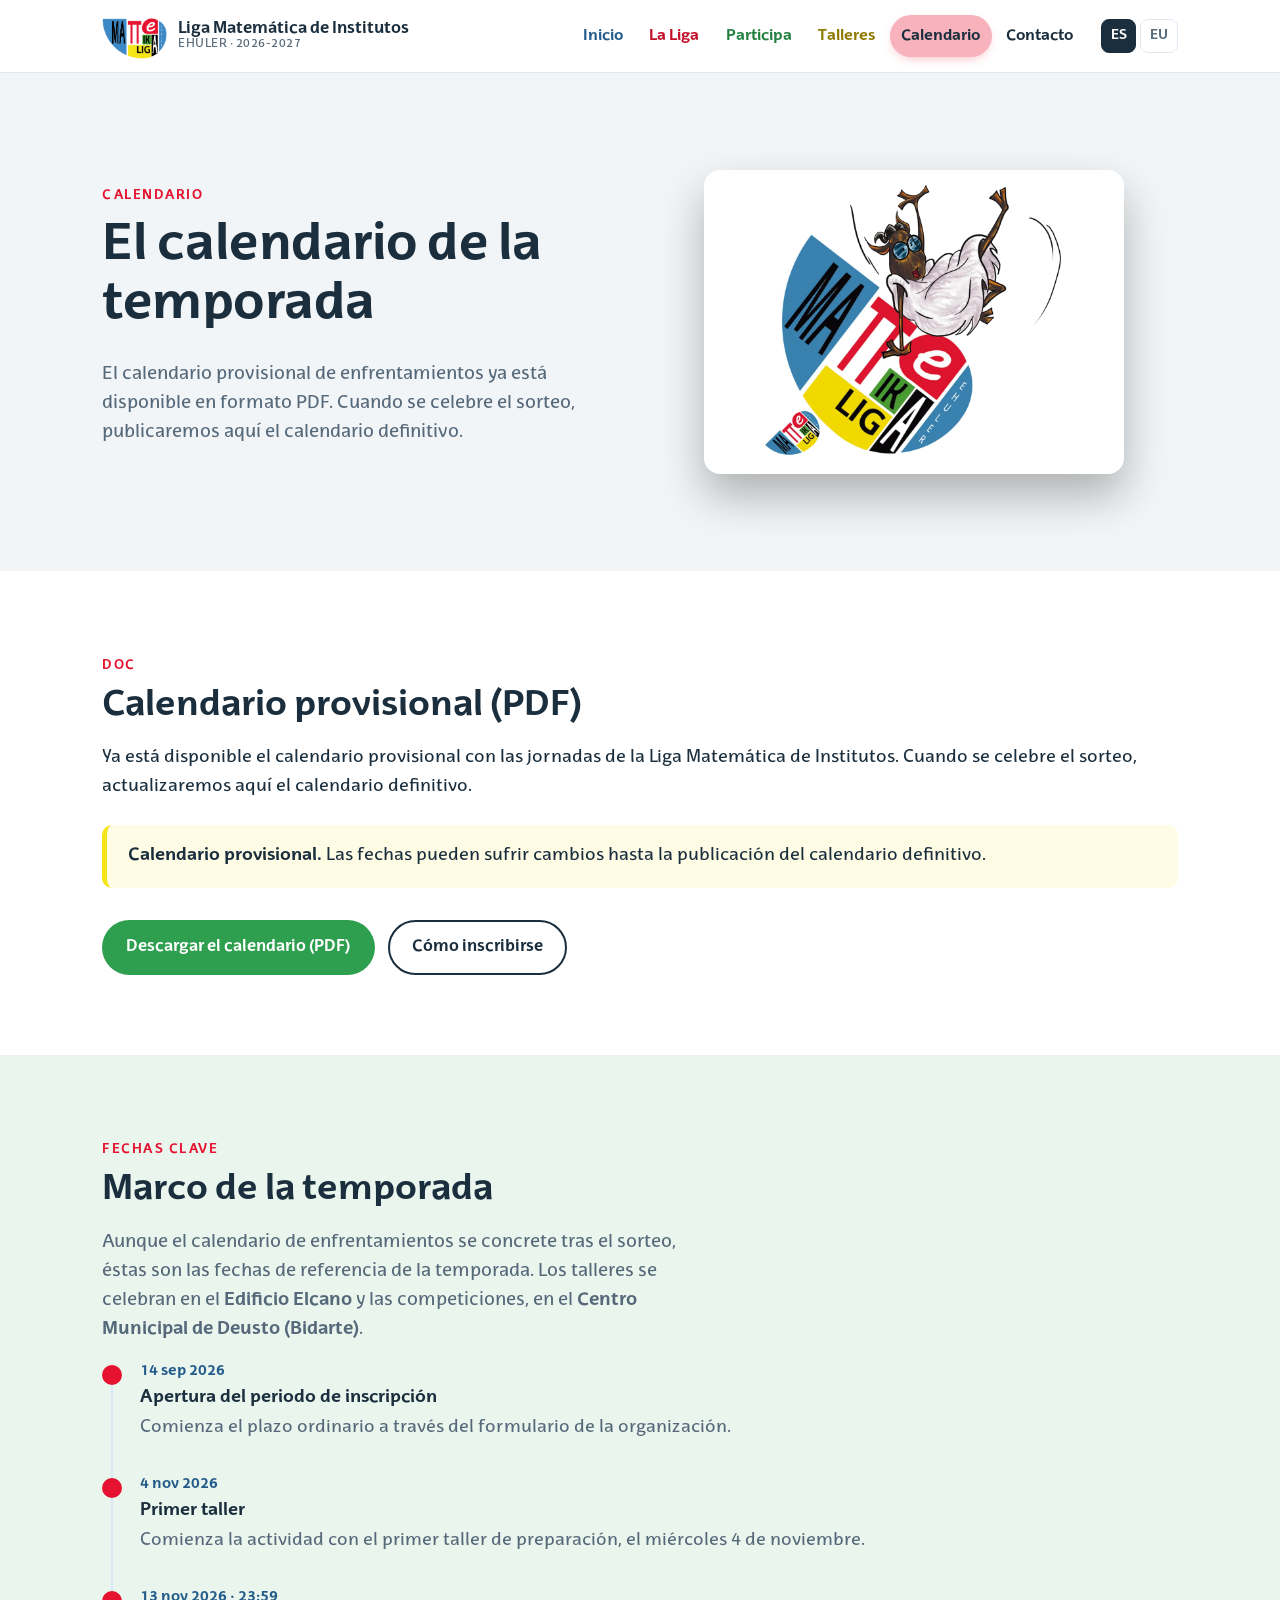
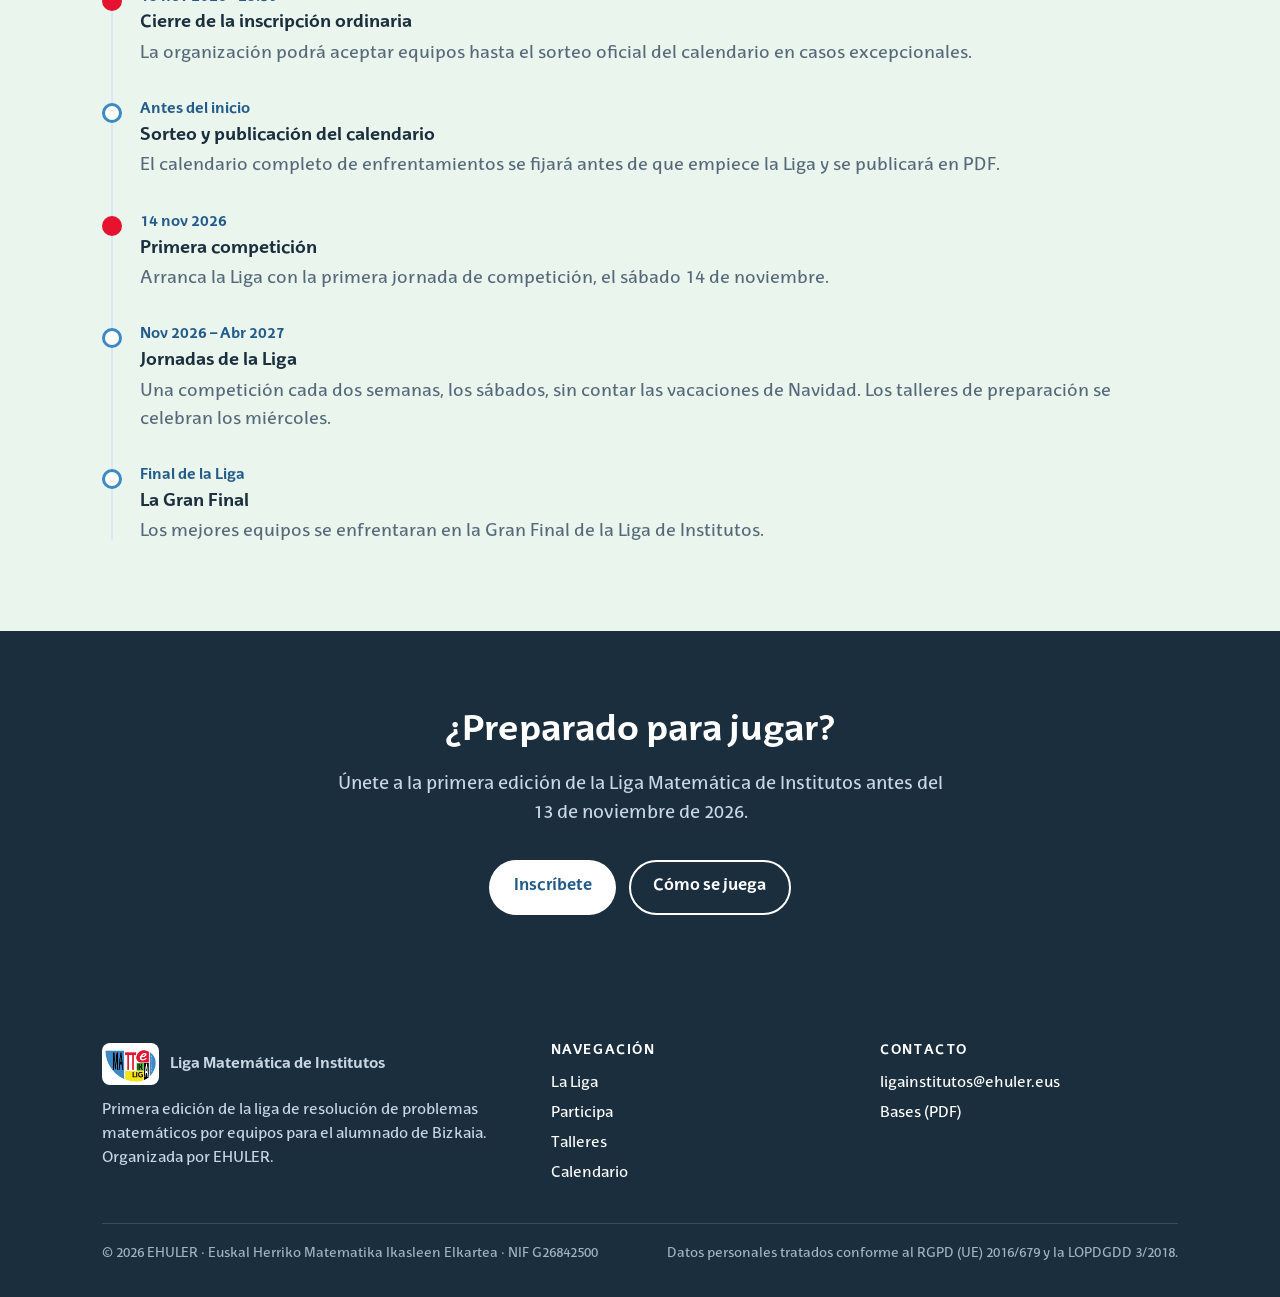
<file: es/calendario.html>
<!DOCTYPE html>
<html lang="es">
<head>
<meta charset="utf-8">
<meta name="viewport" content="width=device-width, initial-scale=1">
<link rel="canonical" href="https://ligainstitutos.ehuler.eus/es/calendario.html">
<meta name="robots" content="index, follow">
<meta name="author" content="EHULER">
<meta name="theme-color" content="#1A2E3D">
<link rel="alternate" hreflang="es" href="https://ligainstitutos.ehuler.eus/es/calendario.html">
<link rel="alternate" hreflang="eu" href="https://ligainstitutos.ehuler.eus/eu/calendario.html">
<link rel="alternate" hreflang="x-default" href="https://ligainstitutos.ehuler.eus/es/index.html">
<meta property="og:type" content="website">
<meta property="og:site_name" content="EHULER | Liga Matemática de Institutos">
<meta property="og:title" content="Calendario | Liga Matemática de Institutos">
<meta property="og:description" content="Calendario oficial de la Liga Matemática de Institutos: fechas de talleres, competiciones y jornadas de la temporada 2026-2027.">
<meta property="og:url" content="https://ligainstitutos.ehuler.eus/es/calendario.html">
<meta property="og:image" content="https://ligainstitutos.ehuler.eus/assets/img/og-image.png">
<meta property="og:image:width" content="1200">
<meta property="og:image:height" content="630">
<meta property="og:image:alt" content="Liga Matemática de Institutos · EHULER">
<meta property="og:locale" content="es_ES">
<meta property="og:locale:alternate" content="eu_ES">
<meta name="twitter:card" content="summary_large_image">
<meta name="twitter:title" content="Calendario | Liga Matemática de Institutos">
<meta name="twitter:description" content="Calendario oficial de la Liga Matemática de Institutos: fechas de talleres, competiciones y jornadas de la temporada 2026-2027.">
<meta name="twitter:image" content="https://ligainstitutos.ehuler.eus/assets/img/og-image.png">

<script type="application/ld+json">
{
  "@context": "https://schema.org",
  "@type": "WebSite",
  "name": "Liga Matemática de Institutos",
  "url": "https://ligainstitutos.ehuler.eus/es/calendario.html",
  "inLanguage": "es",
  "description": "Calendario oficial de la Liga Matemática de Institutos: fechas de talleres, competiciones y jornadas de la temporada 2026-2027."
}
</script>
<script type="application/ld+json">
{
  "@context": "https://schema.org",
  "@type": "Organization",
  "name": "EHULER",
  "legalName": "Euskal Herriko Matematika Ikasleen Elkartea",
  "url": "https://www.ehuler.eus",
  "email": "ligainstitutos@ehuler.eus"
}
</script>


<title>Calendario | Liga Matemática de Institutos</title>
<meta name="description" content="Calendario oficial de la Liga Matemática de Institutos: fechas de talleres, competiciones y jornadas de la temporada 2026-2027.">
<link rel="icon" href="../assets/img/favicon.ico" sizes="any">
<link rel="icon" href="../assets/img/favicon-32.png" sizes="32x32" type="image/png">
<link rel="apple-touch-icon" href="../assets/img/apple-touch-icon.png">
<link rel="stylesheet" href="../assets/css/style.css">
</head>
<body>

<header class="site-header">
  <div class="container site-header__inner">
    <a class="brand" href="index.html">
      <img src="../assets/img/logo_liga_matematica_institutos.png" alt="">
      <span class="brand__text">
        <span class="brand__title">Liga Matemática de Institutos</span>
        <span class="brand__sub">EHULER · 2026-2027</span>
      </span>
    </a>
    <button class="nav-toggle" aria-expanded="false" aria-controls="site-nav" aria-label="Abrir menú"><span></span></button>
    <nav class="nav" id="site-nav">
      <ul class="nav__list">
        <li><a class="nav-item nav-item--blue" href="index.html">Inicio</a></li>
        <li><a class="nav-item nav-item--red" href="liga.html">La Liga</a></li>
        <li><a class="nav-item nav-item--green" href="participa.html">Participa</a></li>
        <li><a class="nav-item nav-item--yellow" href="talleres.html">Talleres</a></li>
        <li><a class="nav-item nav-item--pink" href="calendario.html" aria-current="page">Calendario</a></li>
        <li><a class="nav-item nav-item--ink" href="contacto.html">Contacto</a></li>
      </ul>
    </nav>
    <div class="lang">
      <a href="calendario.html" aria-current="true">ES</a>
      <a href="../eu/calendario.html">EU</a>
    </div>
  </div>
</header>

<section class="section section--tint">
  <div class="container">
    <div class="grid grid--2" style="align-items:center">
      <div data-reveal="left">
        <span class="eyebrow">Calendario</span>
        <h1>El calendario de la temporada</h1>
        <p class="section__lead">El calendario provisional de enfrentamientos ya está disponible en formato PDF. Cuando se celebre el sorteo, publicaremos aquí el calendario definitivo.</p>
      </div>
      <figure class="hero__mascot" data-reveal="right">
        <div class="mascot">
          <img src="../assets/img/latxu/latxuGris6ehuler.webp" alt="Latxu, la mascota de la Liga, celebrando la llegada del calendario">
        </div>
      </figure>
    </div>
  </div>
</section>

<section class="section">
  <div class="container">
    <span class="eyebrow">DOC</span>
    <h2>Calendario provisional (PDF)</h2>
    <p>Ya está disponible el calendario provisional con las jornadas de la Liga Matemática de Institutos. Cuando se celebre el sorteo, actualizaremos aquí el calendario definitivo.</p>
    <div class="callout mt-2">
      <p><strong>Calendario provisional.</strong> Las fechas pueden sufrir cambios hasta la publicación del calendario definitivo.</p>
    </div>
    <div class="btn-row mt-2">
      <a class="btn btn--green" href="../Calendario_ES.pdf" target="_blank" rel="noopener">Descargar el calendario (PDF)</a>
      <a class="btn btn--ghost" href="participa.html">Cómo inscribirse</a>
    </div>
  </div>
</section>

<section class="section section--green">
  <div class="container">
    <span class="eyebrow">Fechas clave</span>
    <h2>Marco de la temporada</h2>
    <p class="section__lead">Aunque el calendario de enfrentamientos se concrete tras el sorteo, éstas son las fechas de referencia de la temporada. Los talleres se celebran en el <strong>Edificio Elcano</strong> y las competiciones, en el <strong>Centro Municipal de Deusto (Bidarte)</strong>.</p>
    <ul class="timeline mt-2">
      <li class="is-key">
        <time>14 sep 2026</time>
        <span class="t-title">Apertura del periodo de inscripción</span>
        <p>Comienza el plazo ordinario a través del formulario de la organización.</p>
      </li>
      <li class="is-key">
        <time>4 nov 2026</time>
        <span class="t-title">Primer taller</span>
        <p>Comienza la actividad con el primer taller de preparación, el miércoles 4 de noviembre.</p>
      </li>
      <li class="is-key">
        <time>13 nov 2026 · 23:59</time>
        <span class="t-title">Cierre de la inscripción ordinaria</span>
        <p>La organización podrá aceptar equipos hasta el sorteo oficial del calendario en casos excepcionales.</p>
      </li>
      <li>
        <time>Antes del inicio</time>
        <span class="t-title">Sorteo y publicación del calendario</span>
        <p>El calendario completo de enfrentamientos se fijará antes de que empiece la Liga y se publicará en PDF.</p>
      </li>
      <li class="is-key">
        <time>14 nov 2026</time>
        <span class="t-title">Primera competición</span>
        <p>Arranca la Liga con la primera jornada de competición, el sábado 14 de noviembre.</p>
      </li>
      <li>
        <time>Nov 2026 – Abr 2027</time>
        <span class="t-title">Jornadas de la Liga</span>
        <p>Una competición cada dos semanas, los sábados, sin contar las vacaciones de Navidad. Los talleres de preparación se celebran los miércoles.</p>
      </li>
      <li>
        <time>Final de la Liga</time>
        <span class="t-title">La Gran Final</span>
        <p>Los mejores equipos se enfrentaran en la Gran Final de la Liga de Institutos.</p>
      </li>
    </ul>
  </div>
</section>

<section class="section section--ink">
  <div class="container center">
    <h2>¿Preparado para jugar?</h2>
    <p class="section__lead" style="color:#C9D8E4">Únete a la primera edición de la Liga Matemática de Institutos antes del 13 de noviembre de 2026.</p>
    <div class="btn-row mt-2" style="justify-content:center">
      <a class="btn btn--light" href="participa.html">Inscríbete</a>
      <a class="btn btn--ghost" style="color:#fff;border-color:#fff" href="partidos.html">Cómo se juega</a>
    </div>
  </div>
</section>

<footer class="site-footer">
  <div class="container">
    <div class="footer-grid">
      <div>
        <div class="footer-brand">
          <img src="../assets/img/logo_liga_matematica_institutos.png" alt="">
          <strong>Liga Matemática de Institutos</strong>
        </div>
        <p>Primera edición de la liga de resolución de problemas matemáticos por equipos para el alumnado de Bizkaia. Organizada por EHULER.</p>
      </div>
      <div>
        <h4>Navegación</h4>
        <ul>
          <li><a href="liga.html">La Liga</a></li>
          <li><a href="participa.html">Participa</a></li>
          <li><a href="talleres.html">Talleres</a></li>
          <li><a href="calendario.html">Calendario</a></li>
        </ul>
      </div>
      <div>
        <h4>Contacto</h4>
        <ul>
          <li><a href="mailto:ligainstitutos@ehuler.eus">ligainstitutos@ehuler.eus</a></li>
          <li><a href="../pdf/Bases_Liga_Institutos_2026-2027_ES.pdf" target="_blank" rel="noopener">Bases (PDF)</a></li>
        </ul>
      </div>
    </div>
    <div class="footer-bottom">
      <span>© 2026 EHULER · Euskal Herriko Matematika Ikasleen Elkartea · NIF G26842500</span>
      <span>Datos personales tratados conforme al RGPD (UE) 2016/679 y la LOPDGDD 3/2018.</span>
    </div>
  </div>
</footer>

<script src="../assets/js/main.js"></script>
</body>
</html>
</file>
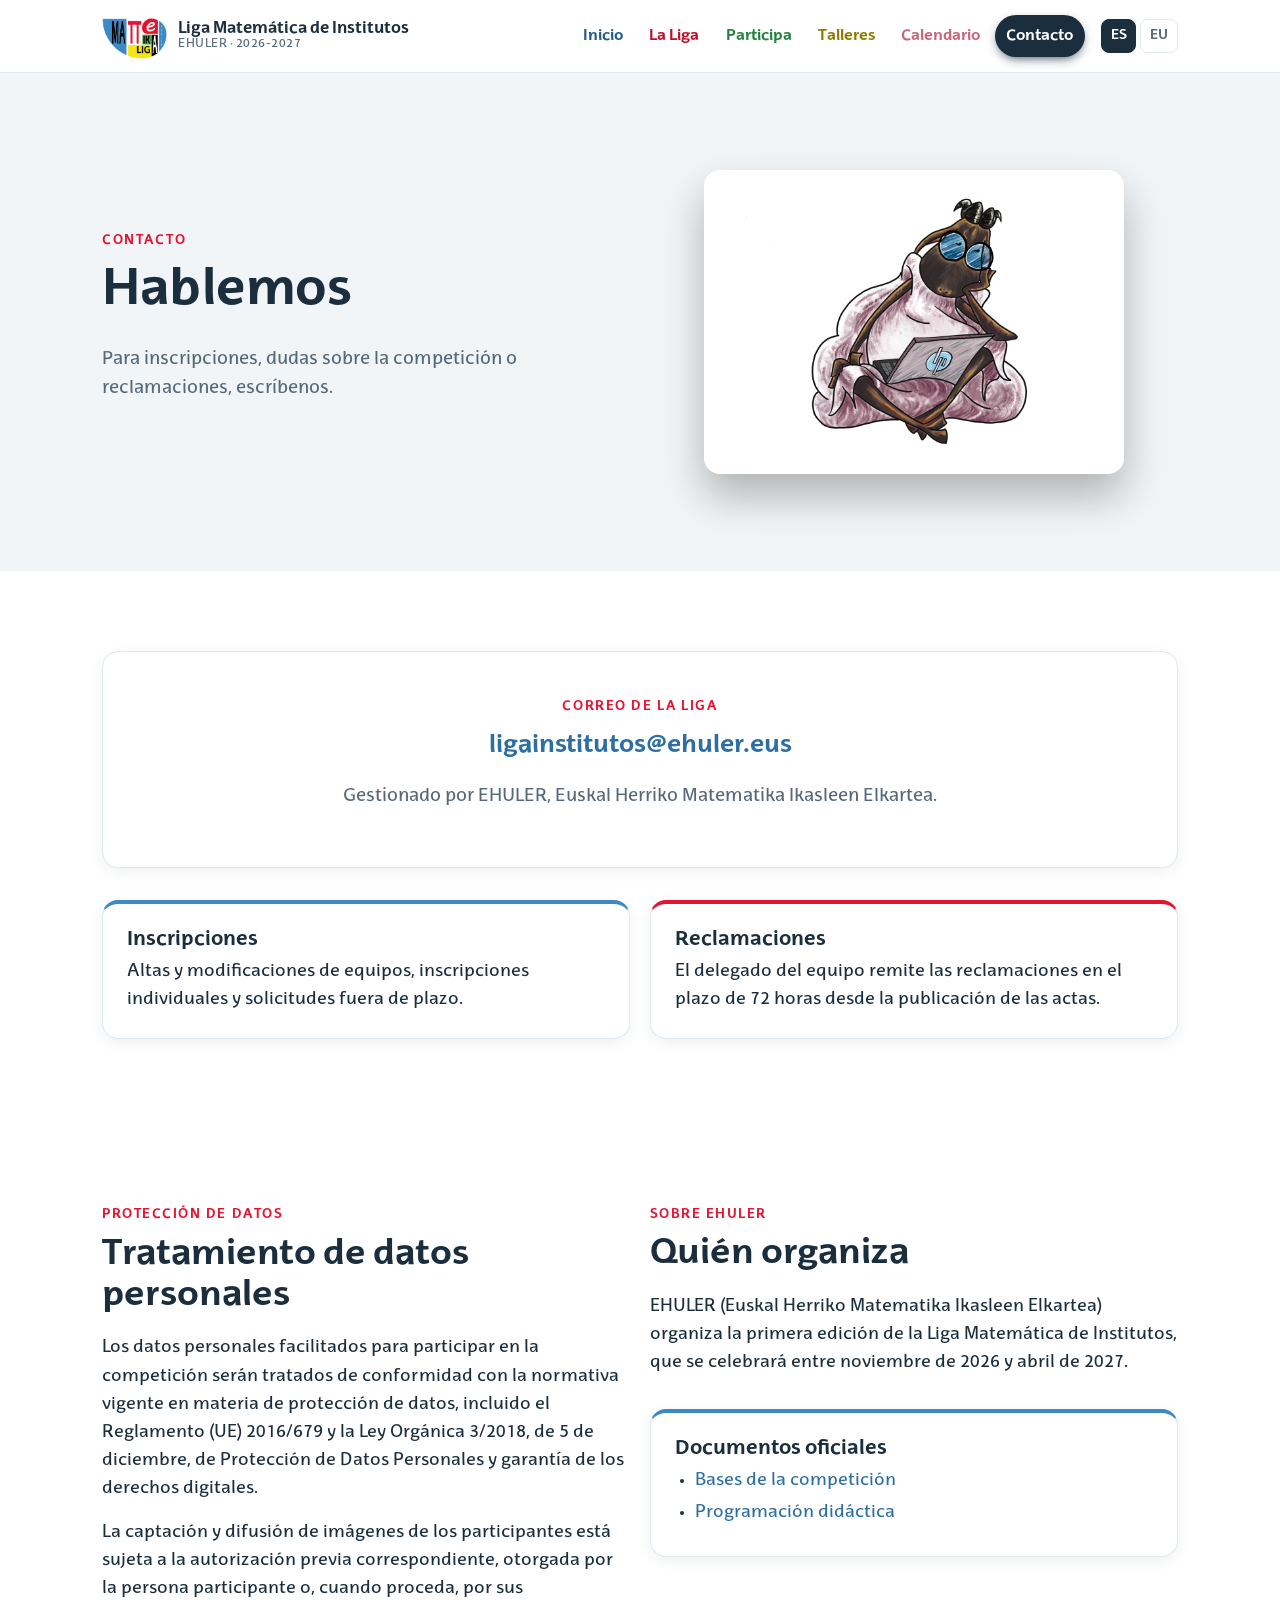
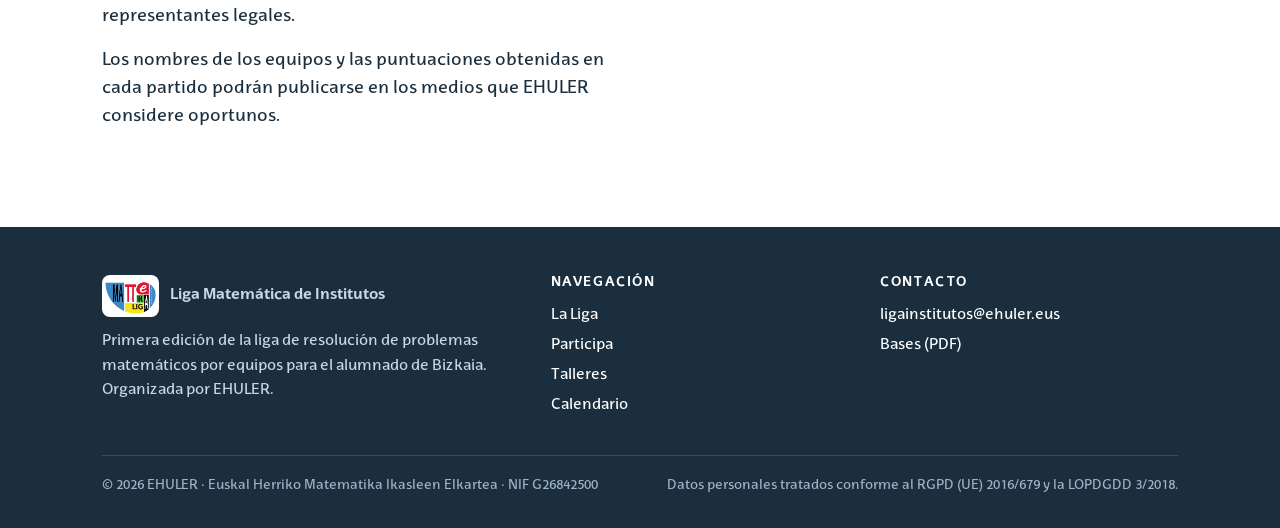
<file: es/contacto.html>
<!DOCTYPE html>
<html lang="es">
<head>
<meta charset="utf-8">
<meta name="viewport" content="width=device-width, initial-scale=1">
<link rel="canonical" href="https://ligainstitutos.ehuler.eus/es/contacto.html">
<meta name="robots" content="index, follow">
<meta name="author" content="EHULER">
<meta name="theme-color" content="#1A2E3D">
<link rel="alternate" hreflang="es" href="https://ligainstitutos.ehuler.eus/es/contacto.html">
<link rel="alternate" hreflang="eu" href="https://ligainstitutos.ehuler.eus/eu/contacto.html">
<link rel="alternate" hreflang="x-default" href="https://ligainstitutos.ehuler.eus/es/index.html">
<meta property="og:type" content="website">
<meta property="og:site_name" content="EHULER | Liga Matemática de Institutos">
<meta property="og:title" content="Contacto | Liga Matemática de Institutos">
<meta property="og:description" content="Contacta con la organización de la Liga Matemática de Institutos: inscripciones, reclamaciones, datos de contacto y documentos oficiales.">
<meta property="og:url" content="https://ligainstitutos.ehuler.eus/es/contacto.html">
<meta property="og:image" content="https://ligainstitutos.ehuler.eus/assets/img/og-image.png">
<meta property="og:image:width" content="1200">
<meta property="og:image:height" content="630">
<meta property="og:image:alt" content="Liga Matemática de Institutos · EHULER">
<meta property="og:locale" content="es_ES">
<meta property="og:locale:alternate" content="eu_ES">
<meta name="twitter:card" content="summary_large_image">
<meta name="twitter:title" content="Contacto | Liga Matemática de Institutos">
<meta name="twitter:description" content="Contacta con la organización de la Liga Matemática de Institutos: inscripciones, reclamaciones, datos de contacto y documentos oficiales.">
<meta name="twitter:image" content="https://ligainstitutos.ehuler.eus/assets/img/og-image.png">

<script type="application/ld+json">
{
  "@context": "https://schema.org",
  "@type": "WebSite",
  "name": "Liga Matemática de Institutos",
  "url": "https://ligainstitutos.ehuler.eus/es/contacto.html",
  "inLanguage": "es",
  "description": "Contacta con la organización de la Liga Matemática de Institutos: inscripciones, reclamaciones, datos de contacto y documentos oficiales."
}
</script>
<script type="application/ld+json">
{
  "@context": "https://schema.org",
  "@type": "Organization",
  "name": "EHULER",
  "legalName": "Euskal Herriko Matematika Ikasleen Elkartea",
  "url": "https://www.ehuler.eus",
  "email": "ligainstitutos@ehuler.eus"
}
</script>


<title>Contacto | Liga Matemática de Institutos</title>
<meta name="description" content="Contacta con la organización de la Liga Matemática de Institutos: inscripciones, reclamaciones, datos de contacto y documentos oficiales.">
<link rel="icon" href="../assets/img/favicon.ico" sizes="any">
<link rel="icon" href="../assets/img/favicon-32.png" sizes="32x32" type="image/png">
<link rel="apple-touch-icon" href="../assets/img/apple-touch-icon.png">
<link rel="stylesheet" href="../assets/css/style.css">
</head>
<body>

<header class="site-header">
  <div class="container site-header__inner">
    <a class="brand" href="index.html">
      <img src="../assets/img/logo_liga_matematica_institutos.png" alt="">
      <span class="brand__text">
        <span class="brand__title">Liga Matemática de Institutos</span>
        <span class="brand__sub">EHULER · 2026-2027</span>
      </span>
    </a>
    <button class="nav-toggle" aria-expanded="false" aria-controls="site-nav" aria-label="Abrir menú"><span></span></button>
    <nav class="nav" id="site-nav">
      <ul class="nav__list">
        <li><a class="nav-item nav-item--blue" href="index.html">Inicio</a></li>
        <li><a class="nav-item nav-item--red" href="liga.html">La Liga</a></li>
        <li><a class="nav-item nav-item--green" href="participa.html">Participa</a></li>
        <li><a class="nav-item nav-item--yellow" href="talleres.html">Talleres</a></li>
        <li><a class="nav-item nav-item--pink" href="calendario.html">Calendario</a></li>
        <li><a class="nav-item nav-item--ink" href="contacto.html" aria-current="page">Contacto</a></li>
      </ul>
    </nav>
    <div class="lang">
      <a href="contacto.html" aria-current="true">ES</a>
      <a href="../eu/contacto.html">EU</a>
    </div>
  </div>
</header>

<section class="section section--tint">
  <div class="container">
    <div class="grid grid--2" style="align-items:center">
      <div data-reveal="left">
        <span class="eyebrow">Contacto</span>
        <h1>Hablemos</h1>
        <p class="section__lead">Para inscripciones, dudas sobre la competición o reclamaciones, escríbenos.</p>
      </div>
      <figure class="hero__mascot" data-reveal="right">
        <div class="mascot">
          <img src="../assets/img/latxu/latxuGris4.webp" alt="Latxu, la mascota de la Liga, saludando y animando a escribir">
        </div>
      </figure>
    </div>
  </div>
</section>

<section class="section">
  <div class="container" data-reveal="right">
    <div class="contact-card">
      <span class="eyebrow">Correo de la Liga</span>
      <p class="mail"><a href="mailto:ligainstitutos@ehuler.eus">ligainstitutos@ehuler.eus</a></p>
      <p class="section__lead" style="margin-inline:auto">Gestionado por EHULER, Euskal Herriko Matematika Ikasleen Elkartea.</p>
    </div>

    <div class="grid grid--2 mt-2">
      <div class="card card--accent">
        <h3>Inscripciones</h3>
        <p>Altas y modificaciones de equipos, inscripciones individuales y solicitudes fuera de plazo.</p>
      </div>
      <div class="card card--red">
        <h3>Reclamaciones</h3>
        <p>El delegado del equipo remite las reclamaciones en el plazo de 72 horas desde la publicación de las actas.</p>
      </div>
    </div>
  </div>
</section>

<section class="section">
  <div class="container">
    <div class="grid grid--2" style="align-items:start">
      <div data-reveal="right">
        <span class="eyebrow">Protección de datos</span>
        <h2>Tratamiento de datos personales</h2>
        <p>Los datos personales facilitados para participar en la competición serán tratados de conformidad con la normativa vigente en materia de protección de datos, incluido el Reglamento (UE) 2016/679 y la Ley Orgánica 3/2018, de 5 de diciembre, de Protección de Datos Personales y garantía de los derechos digitales.</p>
        <p>La captación y difusión de imágenes de los participantes está sujeta a la autorización previa correspondiente, otorgada por la persona participante o, cuando proceda, por sus representantes legales.</p>
        <p>Los nombres de los equipos y las puntuaciones obtenidas en cada partido podrán publicarse en los medios que EHULER considere oportunos.</p>
      </div>
      <div>
        <span class="eyebrow">Sobre EHULER</span>
        <h2>Quién organiza</h2>
        <p>EHULER (Euskal Herriko Matematika Ikasleen Elkartea) organiza la primera edición de la Liga Matemática de Institutos, que se celebrará entre noviembre de 2026 y abril de 2027.</p>
        <div class="card card--accent mt-2">
          <h3>Documentos oficiales</h3>
          <ul>
            <li><a href="../pdf/Bases_Liga_Institutos_2026-2027_ES.pdf" target="_blank" rel="noopener">Bases de la competición</a></li>
            <li><a href="../pdf/Programacion_didactica_Liga_Institutos_2026-2027_ES.pdf" target="_blank" rel="noopener">Programación didáctica</a></li>
          </ul>
        </div>
      </div>
    </div>
  </div>
</section>

<footer class="site-footer">
  <div class="container">
    <div class="footer-grid">
      <div>
        <div class="footer-brand">
          <img src="../assets/img/logo_liga_matematica_institutos.png" alt="">
          <strong>Liga Matemática de Institutos</strong>
        </div>
        <p>Primera edición de la liga de resolución de problemas matemáticos por equipos para el alumnado de Bizkaia. Organizada por EHULER.</p>
      </div>
      <div>
        <h4>Navegación</h4>
        <ul>
          <li><a href="liga.html">La Liga</a></li>
          <li><a href="participa.html">Participa</a></li>
          <li><a href="talleres.html">Talleres</a></li>
          <li><a href="calendario.html">Calendario</a></li>
        </ul>
      </div>
      <div>
        <h4>Contacto</h4>
        <ul>
          <li><a href="mailto:ligainstitutos@ehuler.eus">ligainstitutos@ehuler.eus</a></li>
          <li><a href="../pdf/Bases_Liga_Institutos_2026-2027_ES.pdf" target="_blank" rel="noopener">Bases (PDF)</a></li>
        </ul>
      </div>
    </div>
    <div class="footer-bottom">
      <span>© 2026 EHULER · Euskal Herriko Matematika Ikasleen Elkartea · NIF G26842500</span>
      <span>Datos personales tratados conforme al RGPD (UE) 2016/679 y la LOPDGDD 3/2018.</span>
    </div>
  </div>
</footer>

<script src="../assets/js/main.js"></script>
</body>
</html>
</file>
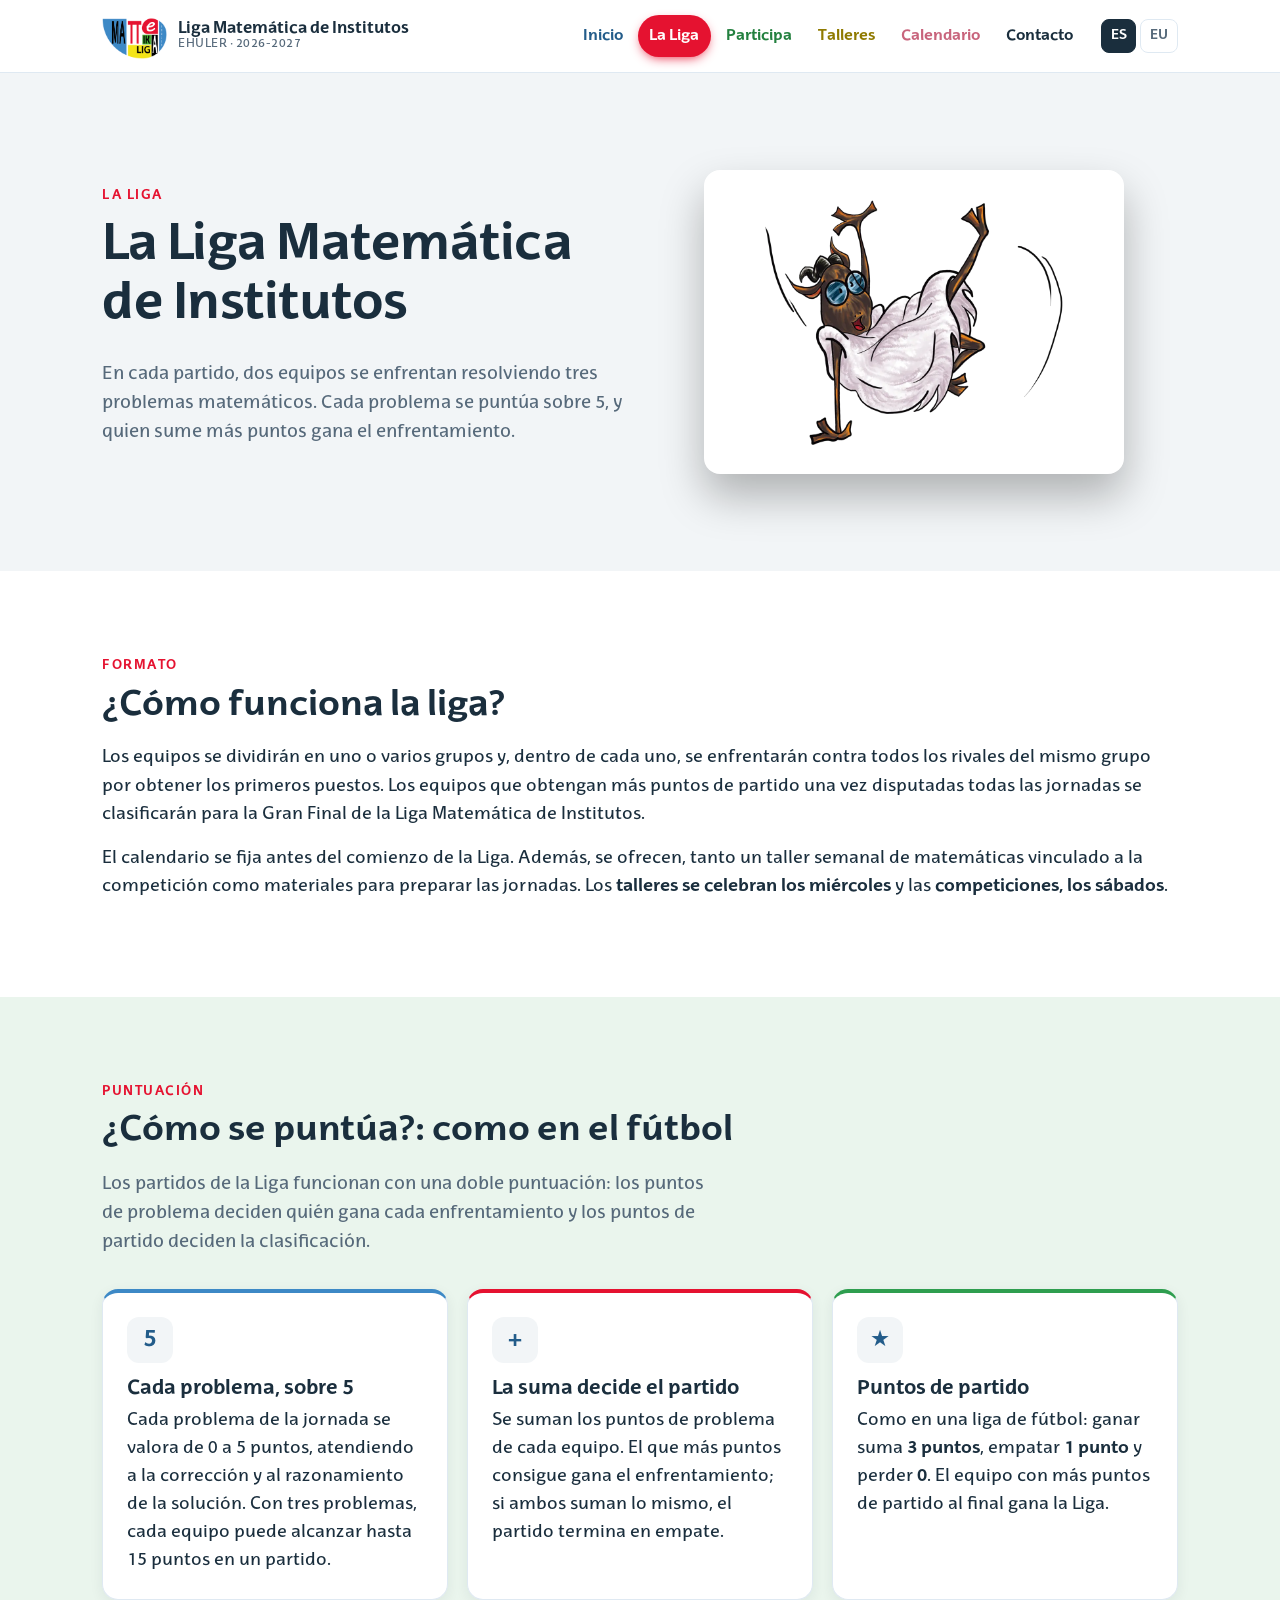
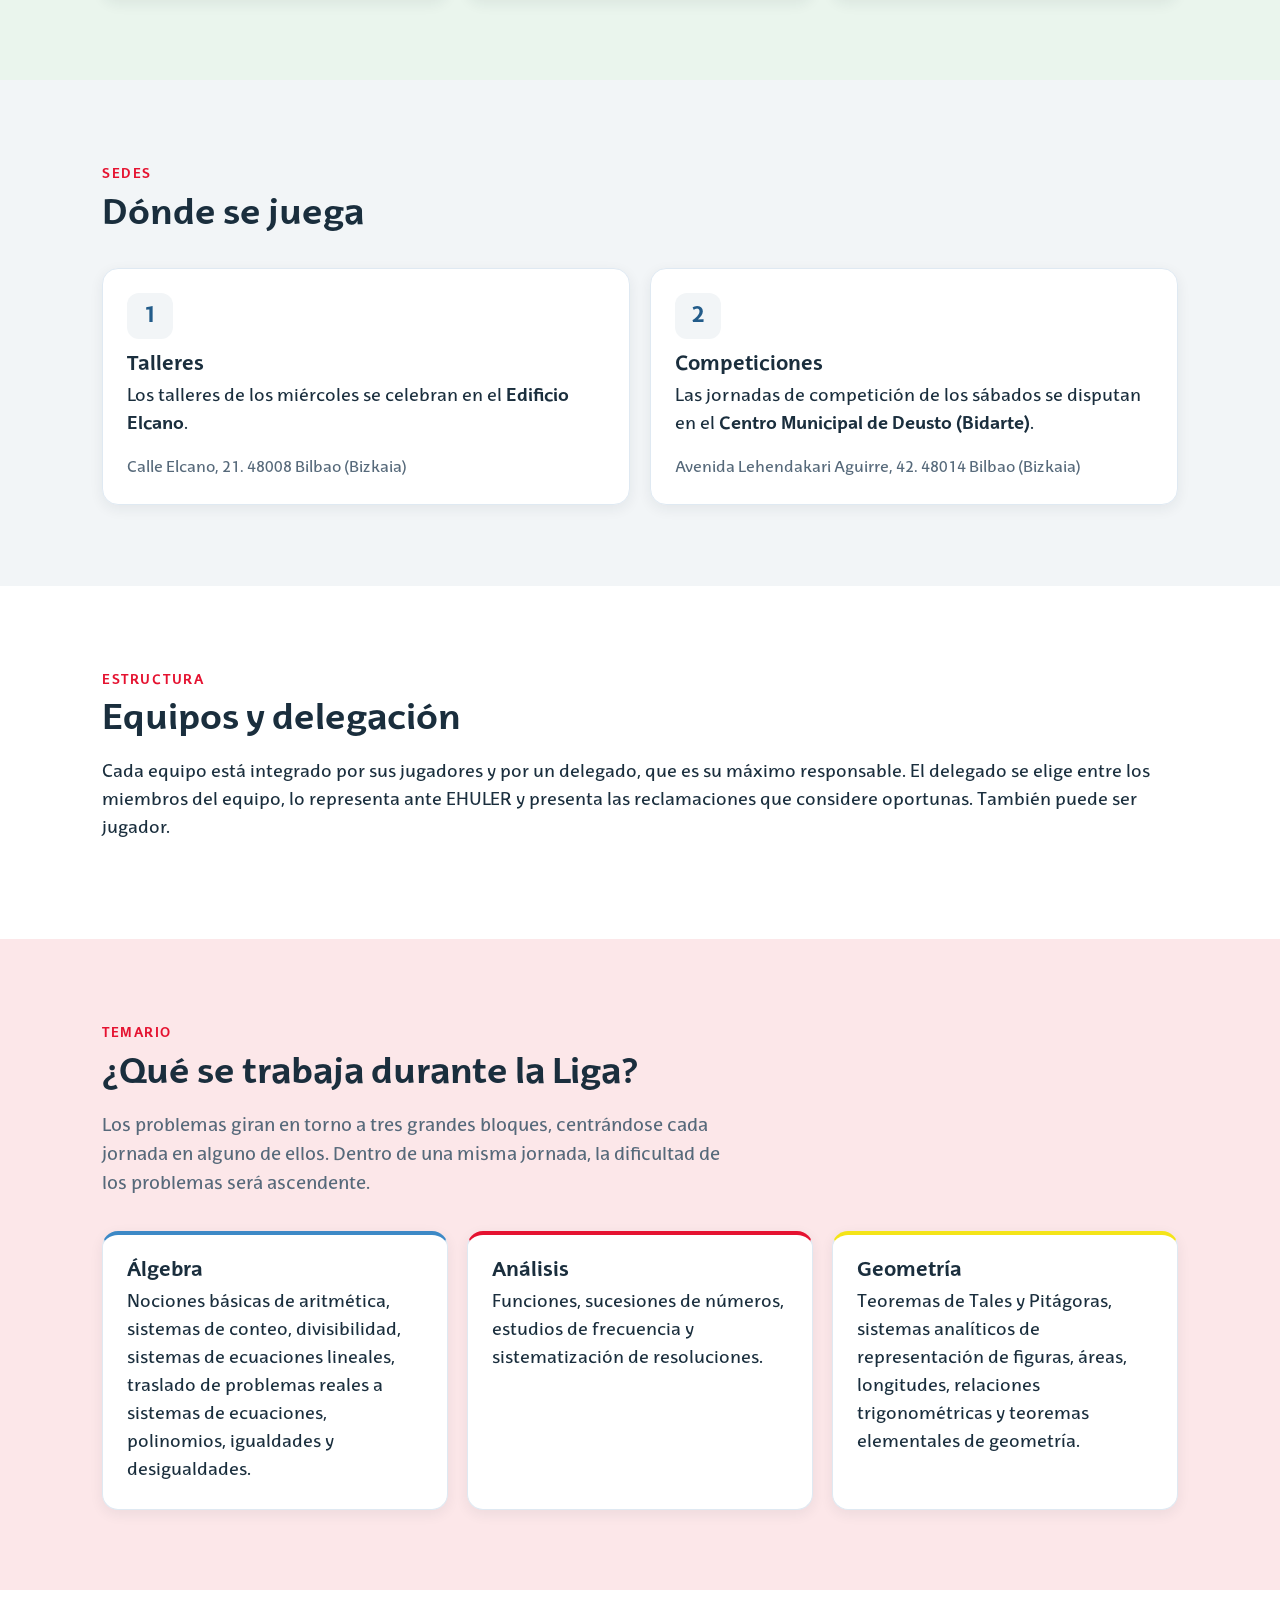
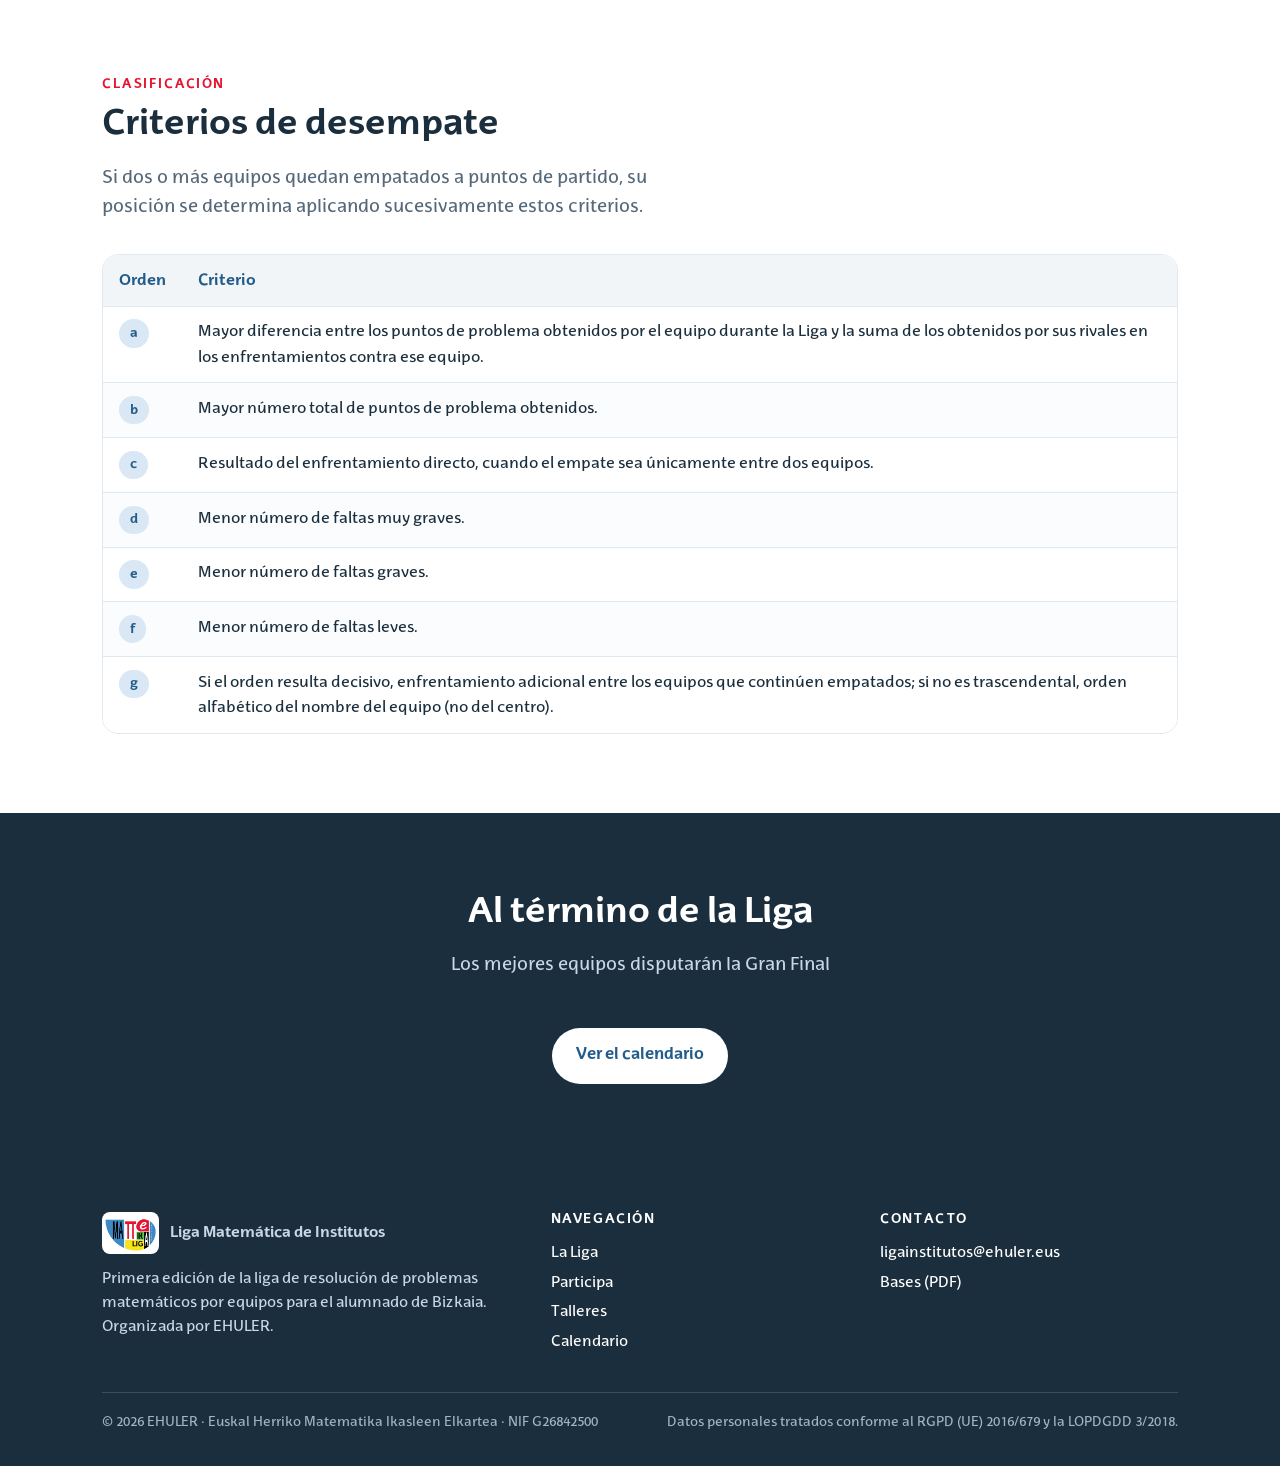
<file: es/liga.html>
<!DOCTYPE html>
<html lang="es">
<head>
<meta charset="utf-8">
<meta name="viewport" content="width=device-width, initial-scale=1">
<link rel="canonical" href="https://ligainstitutos.ehuler.eus/es/liga.html">
<meta name="robots" content="index, follow">
<meta name="author" content="EHULER">
<meta name="theme-color" content="#1A2E3D">
<link rel="alternate" hreflang="es" href="https://ligainstitutos.ehuler.eus/es/liga.html">
<link rel="alternate" hreflang="eu" href="https://ligainstitutos.ehuler.eus/eu/liga.html">
<link rel="alternate" hreflang="x-default" href="https://ligainstitutos.ehuler.eus/es/index.html">
<meta property="og:type" content="website">
<meta property="og:site_name" content="EHULER | Liga Matemática de Institutos">
<meta property="og:title" content="La Liga | Liga Matemática de Institutos">
<meta property="og:description" content="Cómo funciona la Liga Matemática de Institutos: formato de liguilla, puntuación de los problemas, jornadas y criterios de desempate.">
<meta property="og:url" content="https://ligainstitutos.ehuler.eus/es/liga.html">
<meta property="og:image" content="https://ligainstitutos.ehuler.eus/assets/img/og-image.png">
<meta property="og:image:width" content="1200">
<meta property="og:image:height" content="630">
<meta property="og:image:alt" content="Liga Matemática de Institutos · EHULER">
<meta property="og:locale" content="es_ES">
<meta property="og:locale:alternate" content="eu_ES">
<meta name="twitter:card" content="summary_large_image">
<meta name="twitter:title" content="La Liga | Liga Matemática de Institutos">
<meta name="twitter:description" content="Cómo funciona la Liga Matemática de Institutos: formato de liguilla, puntuación de los problemas, jornadas y criterios de desempate.">
<meta name="twitter:image" content="https://ligainstitutos.ehuler.eus/assets/img/og-image.png">

<script type="application/ld+json">
{
  "@context": "https://schema.org",
  "@type": "WebSite",
  "name": "Liga Matemática de Institutos",
  "url": "https://ligainstitutos.ehuler.eus/es/liga.html",
  "inLanguage": "es",
  "description": "Cómo funciona la Liga Matemática de Institutos: formato de liguilla, puntuación de los problemas, jornadas y criterios de desempate."
}
</script>
<script type="application/ld+json">
{
  "@context": "https://schema.org",
  "@type": "Organization",
  "name": "EHULER",
  "legalName": "Euskal Herriko Matematika Ikasleen Elkartea",
  "url": "https://www.ehuler.eus",
  "email": "ligainstitutos@ehuler.eus"
}
</script>


<title>La Liga | Liga Matemática de Institutos</title>
<meta name="description" content="Cómo funciona la Liga Matemática de Institutos: formato de liguilla, puntuación de los problemas, jornadas y criterios de desempate.">
<link rel="icon" href="../assets/img/favicon.ico" sizes="any">
<link rel="icon" href="../assets/img/favicon-32.png" sizes="32x32" type="image/png">
<link rel="apple-touch-icon" href="../assets/img/apple-touch-icon.png">
<link rel="stylesheet" href="../assets/css/style.css">
</head>
<body>

<header class="site-header">
  <div class="container site-header__inner">
    <a class="brand" href="index.html">
      <img src="../assets/img/logo_liga_matematica_institutos.png" alt="">
      <span class="brand__text">
        <span class="brand__title">Liga Matemática de Institutos</span>
        <span class="brand__sub">EHULER · 2026-2027</span>
      </span>
    </a>
    <button class="nav-toggle" aria-expanded="false" aria-controls="site-nav" aria-label="Abrir menú"><span></span></button>
    <nav class="nav" id="site-nav">
      <ul class="nav__list">
        <li><a class="nav-item nav-item--blue" href="index.html">Inicio</a></li>
        <li><a class="nav-item nav-item--red" href="liga.html" aria-current="page">La Liga</a></li>
        <li><a class="nav-item nav-item--green" href="participa.html">Participa</a></li>
        <li><a class="nav-item nav-item--yellow" href="talleres.html">Talleres</a></li>
        <li><a class="nav-item nav-item--pink" href="calendario.html">Calendario</a></li>
        <li><a class="nav-item nav-item--ink" href="contacto.html">Contacto</a></li>
      </ul>
    </nav>
    <div class="lang">
      <a href="liga.html" aria-current="true">ES</a>
      <a href="../eu/liga.html">EU</a>
    </div>
  </div>
</header>

<section class="section section--tint">
  <div class="container">
    <div class="grid grid--2" style="align-items:center">
      <div data-reveal="left">
        <span class="eyebrow">La Liga</span>
        <h1>La Liga Matemática de Institutos</h1>
        <p class="section__lead">En cada partido, dos equipos se enfrentan resolviendo tres problemas matemáticos. Cada problema se puntúa sobre 5, y quien sume más puntos gana el enfrentamiento.</p>
      </div>
      <figure class="hero__mascot" data-reveal="right">
        <div class="mascot">
          <img src="../assets/img/latxu/latxuGris6.webp" alt="Latxu, la mascota de la Liga, celebrando la competición">
        </div>
      </figure>
    </div>
  </div>
</section>

<section class="section">
  <div class="container">
        <span class="eyebrow">Formato</span>
        <h2>¿Cómo funciona la liga?</h2>
        <p>Los equipos se dividirán en uno o varios grupos y, dentro de cada uno, se enfrentarán contra todos los rivales del mismo grupo por obtener los primeros puestos. Los equipos que obtengan más puntos de partido una vez disputadas todas las jornadas se clasificarán para la Gran Final de la Liga Matemática de Institutos.</p>
        <p>El calendario se fija antes del comienzo de la Liga. Además, se ofrecen, tanto un taller semanal de matemáticas vinculado a la competición como materiales para preparar las jornadas. Los <strong>talleres se celebran los miércoles</strong> y las <strong>competiciones, los sábados</strong>.</p>
  </div>
</section>

<section class="section section--green">
  <div class="container">
    <span class="eyebrow">Puntuación</span>
    <h2>¿Cómo se puntúa?: como en el fútbol</h2>
    <p class="section__lead">Los partidos de la Liga funcionan con una doble puntuación: los puntos de problema deciden quién gana cada enfrentamiento y los puntos de partido deciden la clasificación.</p>
    <div class="grid grid--3 mt-2" data-reveal="right">
      <div class="card card--accent">
        <div class="card__icon">5</div>
        <h3>Cada problema, sobre 5</h3>
        <p>Cada problema de la jornada se valora de 0 a 5 puntos, atendiendo a la corrección y al razonamiento de la solución. Con tres problemas, cada equipo puede alcanzar hasta 15 puntos en un partido.</p>
      </div>
      <div class="card card--red">
        <div class="card__icon">+</div>
        <h3>La suma decide el partido</h3>
        <p>Se suman los puntos de problema de cada equipo. El que más puntos consigue gana el enfrentamiento; si ambos suman lo mismo, el partido termina en empate.</p>
      </div>
      <div class="card card--green">
        <div class="card__icon">★</div>
        <h3>Puntos de partido</h3>
        <p>Como en una liga de fútbol: ganar suma <strong>3 puntos</strong>, empatar <strong>1 punto</strong> y perder <strong>0</strong>. El equipo con más puntos de partido al final gana la Liga.</p>
      </div>
    </div>
  </div>
</section>

<section class="section section--tint">
  <div class="container">
    <span class="eyebrow">Sedes</span>
    <h2>Dónde se juega</h2>
    <div class="grid grid--2 mt-2" data-reveal="right">
      <div class="card">
        <div class="card__icon">1</div>
        <h3>Talleres</h3>
        <p>Los talleres de los miércoles se celebran en el <strong>Edificio Elcano</strong>.</p>
        <p class="venue__address">Calle Elcano, 21. 48008 Bilbao (Bizkaia)</p>
      </div>
      <div class="card">
        <div class="card__icon">2</div>
        <h3>Competiciones</h3>
        <p>Las jornadas de competición de los sábados se disputan en el <strong>Centro Municipal de Deusto (Bidarte)</strong>.</p>
        <p class="venue__address">Avenida Lehendakari Aguirre, 42. 48014 Bilbao (Bizkaia)</p>
      </div>
    </div>
  </div>
</section>

<section class="section">
  <div class="container">
    <span class="eyebrow">Estructura</span>
    <h2>Equipos y delegación</h2>
    <p>Cada equipo está integrado por sus jugadores y por un delegado, que es su máximo responsable. El delegado se elige entre los miembros del equipo, lo representa ante EHULER y presenta las reclamaciones que considere oportunas. También puede ser jugador.</p>
  </div>
</section>

<section class="section section--pink">
  <div class="container">
    <span class="eyebrow">Temario</span>
    <h2>¿Qué se trabaja durante la Liga?</h2>
    <p class="section__lead">Los problemas giran en torno a tres grandes bloques, centrándose cada jornada en alguno de ellos. Dentro de una misma jornada, la dificultad de los problemas será ascendente.</p>
    <div class="grid grid--3 mt-2" data-reveal="left">
      <div class="card card--accent">
        <h3>Álgebra</h3>
        <p>Nociones básicas de aritmética, sistemas de conteo, divisibilidad, sistemas de ecuaciones lineales, traslado de problemas reales a sistemas de ecuaciones, polinomios, igualdades y desigualdades.</p>
      </div>
      <div class="card card--red">
        <h3>Análisis</h3>
        <p>Funciones, sucesiones de números, estudios de frecuencia y sistematización de resoluciones.</p>
      </div>
      <div class="card card--yellow">
        <h3>Geometría</h3>
        <p>Teoremas de Tales y Pitágoras, sistemas analíticos de representación de figuras, áreas, longitudes, relaciones trigonométricas y teoremas elementales de geometría.</p>
      </div>
    </div>
  </div>
</section>

<section class="section">
  <div class="container">
    <span class="eyebrow">Clasificación</span>
    <h2>Criterios de desempate</h2>
    <p class="section__lead">Si dos o más equipos quedan empatados a puntos de partido, su posición se determina aplicando sucesivamente estos criterios.</p>
    <div class="table-wrap mt-2" data-reveal="right">
      <table>
        <thead>
          <tr><th style="width:70px">Orden</th><th>Criterio</th></tr>
        </thead>
        <tbody>
          <tr><td><span class="pill">a</span></td><td>Mayor diferencia entre los puntos de problema obtenidos por el equipo durante la Liga y la suma de los obtenidos por sus rivales en los enfrentamientos contra ese equipo.</td></tr>
          <tr><td><span class="pill">b</span></td><td>Mayor número total de puntos de problema obtenidos.</td></tr>
          <tr><td><span class="pill">c</span></td><td>Resultado del enfrentamiento directo, cuando el empate sea únicamente entre dos equipos.</td></tr>
          <tr><td><span class="pill">d</span></td><td>Menor número de faltas muy graves.</td></tr>
          <tr><td><span class="pill">e</span></td><td>Menor número de faltas graves.</td></tr>
          <tr><td><span class="pill">f</span></td><td>Menor número de faltas leves.</td></tr>
          <tr><td><span class="pill">g</span></td><td>Si el orden resulta decisivo, enfrentamiento adicional entre los equipos que continúen empatados; si no es trascendental, orden alfabético del nombre del equipo (no del centro).</td></tr>
        </tbody>
      </table>
    </div>
  </div>
</section>

<section class="section section--ink">
  <div class="container center" data-reveal="left">
    <h2>Al término de la Liga</h2>
    <p class="section__lead" style="color:#C9D8E4">Los mejores equipos disputarán la Gran Final</p>
    <a class="btn btn--light mt-2" href="calendario.html">Ver el calendario</a>
  </div>
</section>

<footer class="site-footer">
  <div class="container">
    <div class="footer-grid">
      <div>
        <div class="footer-brand">
          <img src="../assets/img/logo_liga_matematica_institutos.png" alt="">
          <strong>Liga Matemática de Institutos</strong>
        </div>
        <p>Primera edición de la liga de resolución de problemas matemáticos por equipos para el alumnado de Bizkaia. Organizada por EHULER.</p>
      </div>
      <div>
        <h4>Navegación</h4>
        <ul>
          <li><a href="liga.html">La Liga</a></li>
          <li><a href="participa.html">Participa</a></li>
          <li><a href="talleres.html">Talleres</a></li>
          <li><a href="calendario.html">Calendario</a></li>
        </ul>
      </div>
      <div>
        <h4>Contacto</h4>
        <ul>
          <li><a href="mailto:ligainstitutos@ehuler.eus">ligainstitutos@ehuler.eus</a></li>
          <li><a href="../pdf/Bases_Liga_Institutos_2026-2027_ES.pdf" target="_blank" rel="noopener">Bases (PDF)</a></li>
        </ul>
      </div>
    </div>
    <div class="footer-bottom">
      <span>© 2026 EHULER · Euskal Herriko Matematika Ikasleen Elkartea · NIF G26842500</span>
      <span>Datos personales tratados conforme al RGPD (UE) 2016/679 y la LOPDGDD 3/2018.</span>
    </div>
  </div>
</footer>

<script src="../assets/js/main.js"></script>
</body>
</html>
</file>
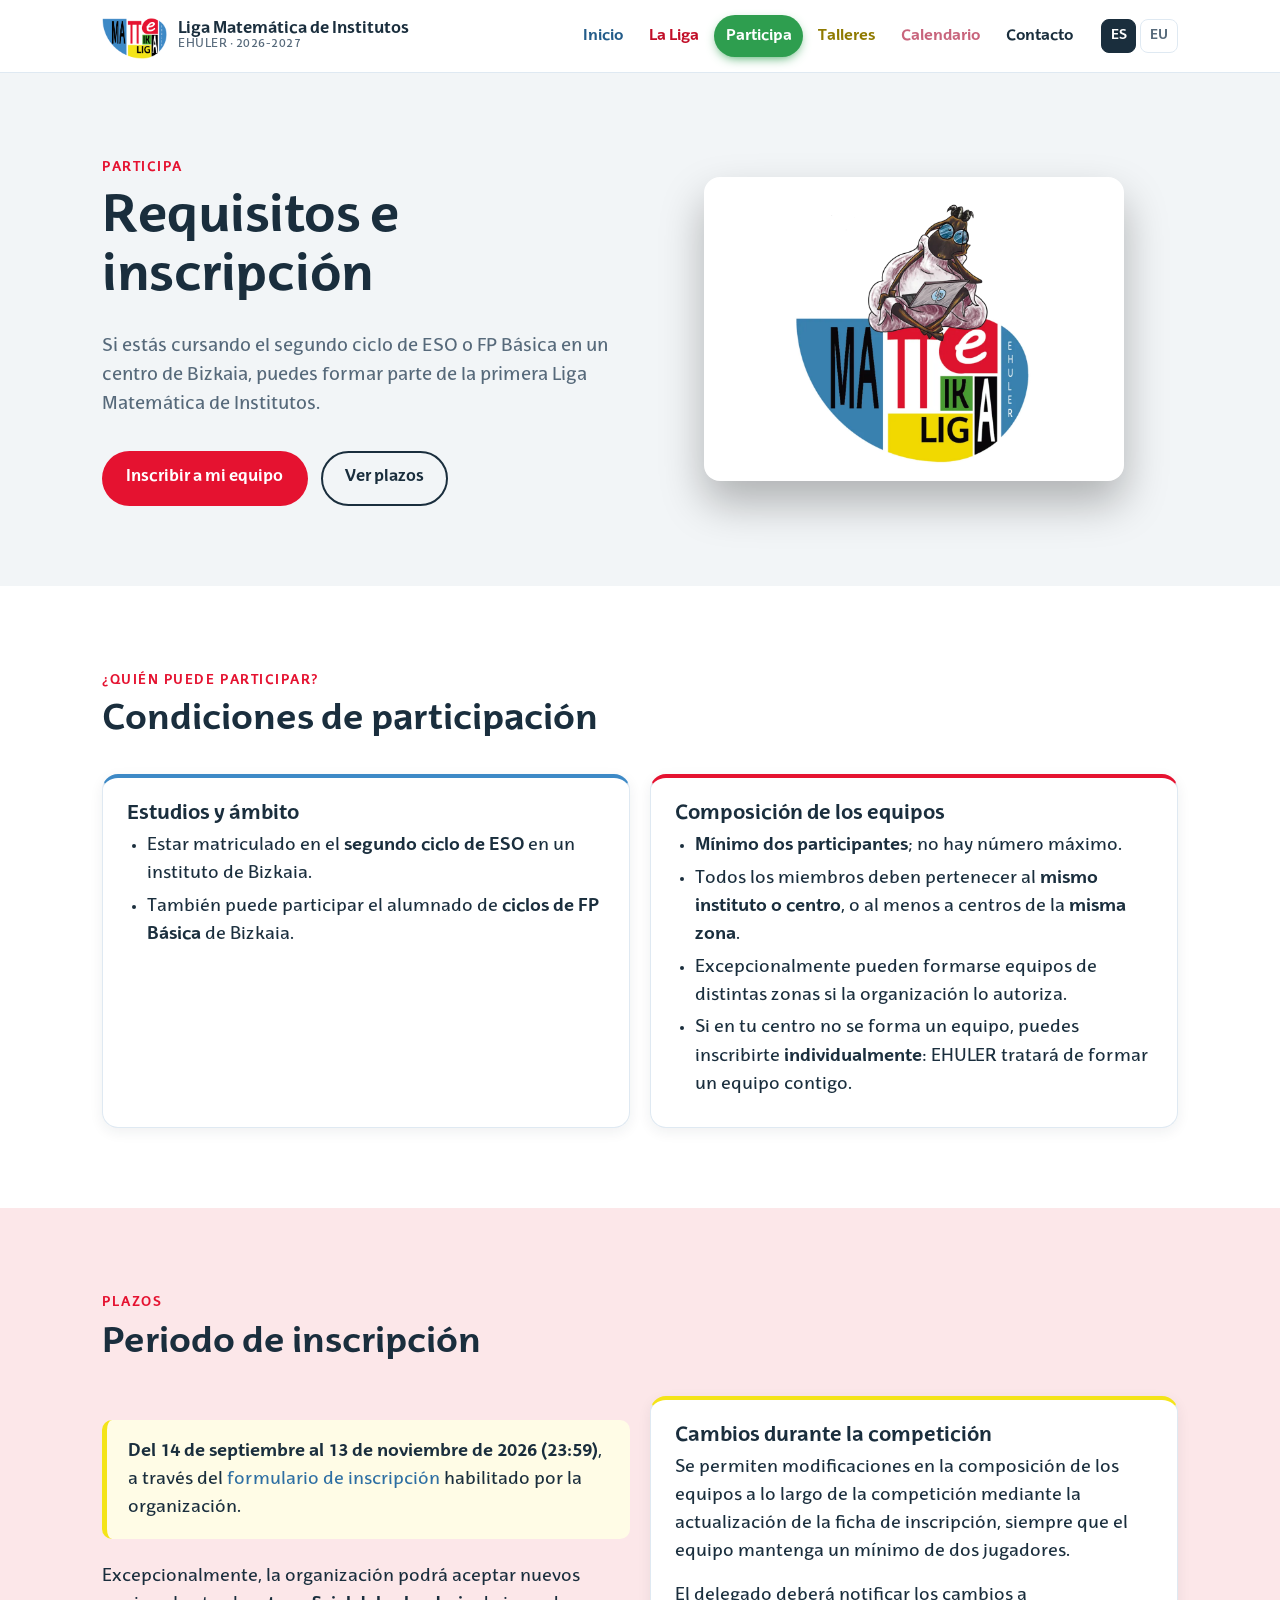
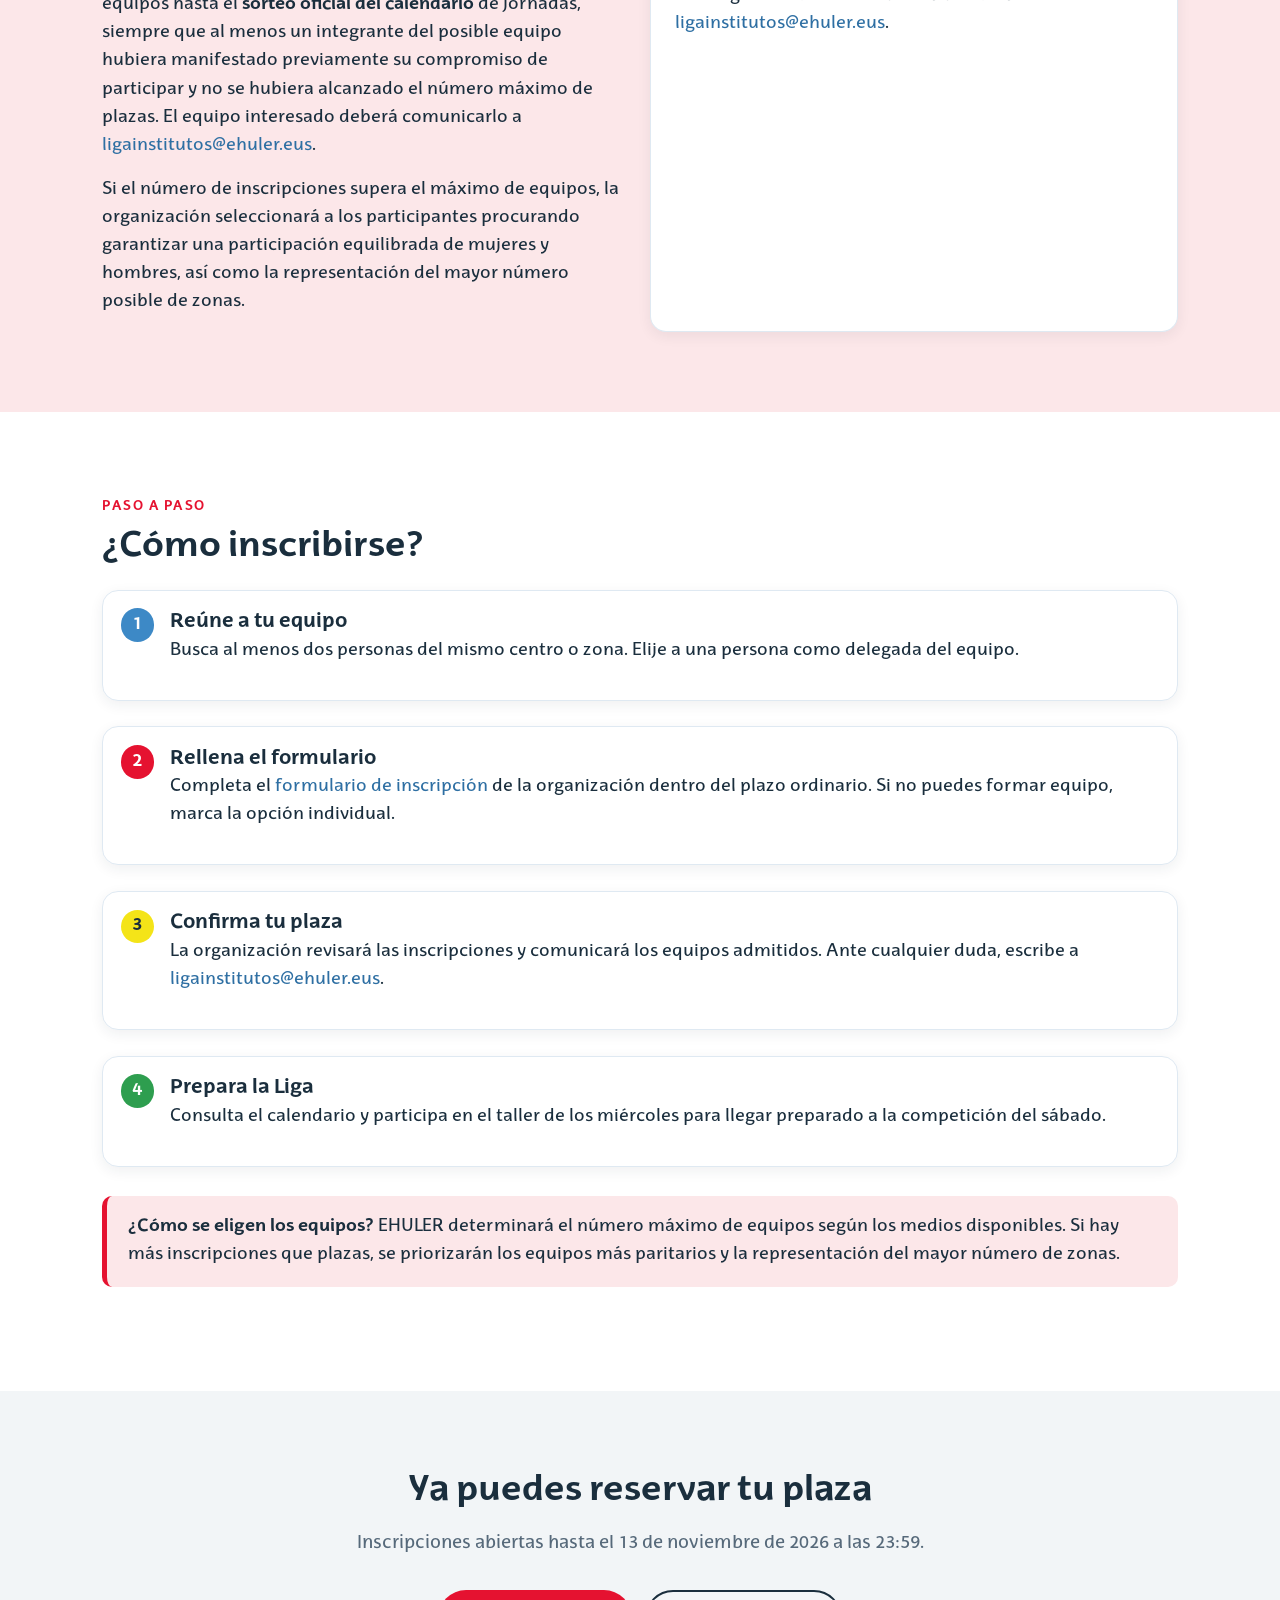
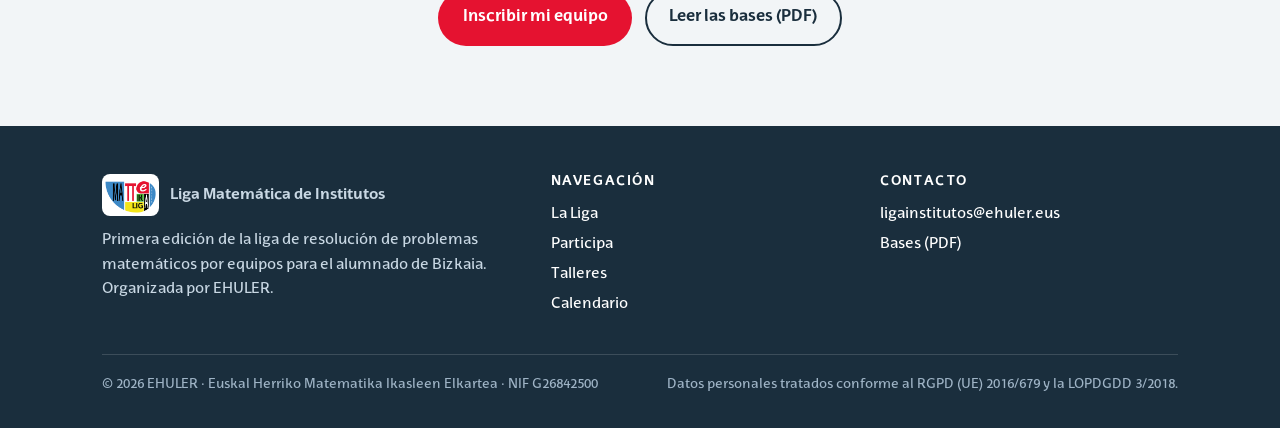
<file: es/participa.html>
<!DOCTYPE html>
<html lang="es">
<head>
<meta charset="utf-8">
<meta name="viewport" content="width=device-width, initial-scale=1">
<link rel="canonical" href="https://ligainstitutos.ehuler.eus/es/participa.html">
<meta name="robots" content="index, follow">
<meta name="author" content="EHULER">
<meta name="theme-color" content="#1A2E3D">
<link rel="alternate" hreflang="es" href="https://ligainstitutos.ehuler.eus/es/participa.html">
<link rel="alternate" hreflang="eu" href="https://ligainstitutos.ehuler.eus/eu/participa.html">
<link rel="alternate" hreflang="x-default" href="https://ligainstitutos.ehuler.eus/es/index.html">
<meta property="og:type" content="website">
<meta property="og:site_name" content="EHULER | Liga Matemática de Institutos">
<meta property="og:title" content="Participa e inscripción | Liga Matemática de Institutos">
<meta property="og:description" content="Quién puede participar en la Liga Matemática de Institutos de Bizkaia, cómo formar un equipo y cómo inscribirse del 14 de septiembre al 13 de noviembre de 2026.">
<meta property="og:url" content="https://ligainstitutos.ehuler.eus/es/participa.html">
<meta property="og:image" content="https://ligainstitutos.ehuler.eus/assets/img/og-image.png">
<meta property="og:image:width" content="1200">
<meta property="og:image:height" content="630">
<meta property="og:image:alt" content="Liga Matemática de Institutos · EHULER">
<meta property="og:locale" content="es_ES">
<meta property="og:locale:alternate" content="eu_ES">
<meta name="twitter:card" content="summary_large_image">
<meta name="twitter:title" content="Participa e inscripción | Liga Matemática de Institutos">
<meta name="twitter:description" content="Quién puede participar en la Liga Matemática de Institutos de Bizkaia, cómo formar un equipo y cómo inscribirse del 14 de septiembre al 13 de noviembre de 2026.">
<meta name="twitter:image" content="https://ligainstitutos.ehuler.eus/assets/img/og-image.png">

<script type="application/ld+json">
{
  "@context": "https://schema.org",
  "@type": "WebSite",
  "name": "Liga Matemática de Institutos",
  "url": "https://ligainstitutos.ehuler.eus/es/participa.html",
  "inLanguage": "es",
  "description": "Quién puede participar en la Liga Matemática de Institutos de Bizkaia, cómo formar un equipo y cómo inscribirse del 14 de septiembre al 13 de noviembre de 2026."
}
</script>
<script type="application/ld+json">
{
  "@context": "https://schema.org",
  "@type": "Organization",
  "name": "EHULER",
  "legalName": "Euskal Herriko Matematika Ikasleen Elkartea",
  "url": "https://www.ehuler.eus",
  "email": "ligainstitutos@ehuler.eus"
}
</script>


<title>Participa e inscripción | Liga Matemática de Institutos</title>
<meta name="description" content="Quién puede participar en la Liga Matemática de Institutos de Bizkaia, cómo formar un equipo y cómo inscribirse del 14 de septiembre al 13 de noviembre de 2026.">
<link rel="icon" href="../assets/img/favicon.ico" sizes="any">
<link rel="icon" href="../assets/img/favicon-32.png" sizes="32x32" type="image/png">
<link rel="apple-touch-icon" href="../assets/img/apple-touch-icon.png">
<link rel="stylesheet" href="../assets/css/style.css">
</head>
<body>

<header class="site-header">
  <div class="container site-header__inner">
    <a class="brand" href="index.html">
      <img src="../assets/img/logo_liga_matematica_institutos.png" alt="">
      <span class="brand__text">
        <span class="brand__title">Liga Matemática de Institutos</span>
        <span class="brand__sub">EHULER · 2026-2027</span>
      </span>
    </a>
    <button class="nav-toggle" aria-expanded="false" aria-controls="site-nav" aria-label="Abrir menú"><span></span></button>
    <nav class="nav" id="site-nav">
      <ul class="nav__list">
        <li><a class="nav-item nav-item--blue" href="index.html">Inicio</a></li>
        <li><a class="nav-item nav-item--red" href="liga.html">La Liga</a></li>
        <li><a class="nav-item nav-item--green" href="participa.html" aria-current="page">Participa</a></li>
        <li><a class="nav-item nav-item--yellow" href="talleres.html">Talleres</a></li>
        <li><a class="nav-item nav-item--pink" href="calendario.html">Calendario</a></li>
        <li><a class="nav-item nav-item--ink" href="contacto.html">Contacto</a></li>
      </ul>
    </nav>
    <div class="lang">
      <a href="participa.html" aria-current="true">ES</a>
      <a href="../eu/participa.html">EU</a>
    </div>
  </div>
</header>

<section class="section section--tint">
  <div class="container">
    <div class="grid grid--2" style="align-items:center">
      <div data-reveal="left">
        <span class="eyebrow">Participa</span>
        <h1>Requisitos e inscripción</h1>
        <p class="section__lead">Si estás cursando el segundo ciclo de ESO o FP Básica en un centro de Bizkaia, puedes formar parte de la primera Liga Matemática de Institutos.</p>
        <div class="btn-row mt-2">
          <a class="btn btn--primary" href="https://forms.cloud.microsoft/e/40tsiUAtMb" target="_blank" rel="noopener">Inscribir a mi equipo</a>
          <a class="btn btn--ghost" href="#plazos">Ver plazos</a>
        </div>
      </div>
      <figure class="hero__mascot" data-reveal="right">
        <div class="mascot">
          <img src="../assets/img/latxu/latxuGris4ehuler.webp" alt="Latxu, la mascota de la Liga, con su ordenador">
        </div>
      </figure>
    </div>
  </div>
</section>

<section class="section">
  <div class="container">
    <span class="eyebrow">¿Quién puede participar?</span>
    <h2>Condiciones de participación</h2>
    <div class="grid grid--2 mt-2" data-reveal="right">
      <div class="card card--accent">
        <h3>Estudios y ámbito</h3>
        <ul>
          <li>Estar matriculado en el <strong>segundo ciclo de ESO</strong> en un instituto de Bizkaia.</li>
          <li>También puede participar el alumnado de <strong>ciclos de FP Básica</strong> de Bizkaia.</li>
        </ul>
      </div>
      <div class="card card--red">
        <h3>Composición de los equipos</h3>
        <ul>
          <li><strong>Mínimo dos participantes</strong>; no hay número máximo.</li>
          <li>Todos los miembros deben pertenecer al <strong>mismo instituto o centro</strong>, o al menos a centros de la <strong>misma zona</strong>.</li>
          <li>Excepcionalmente pueden formarse equipos de distintas zonas si la organización lo autoriza.</li>
          <li>Si en tu centro no se forma un equipo, puedes inscribirte <strong>individualmente</strong>: EHULER tratará de formar un equipo contigo.</li>
        </ul>
      </div>
    </div>
  </div>
</section>

<section class="section section--pink" id="plazos">
  <div class="container">
    <span class="eyebrow">Plazos</span>
    <h2>Periodo de inscripción</h2>
    <div class="grid grid--2 mt-2" style="align-items:start">
      <div data-reveal="left">
        <div class="callout">
          <p><strong>Del 14 de septiembre al 13 de noviembre de 2026 (23:59)</strong>, a través del <a href="https://forms.cloud.microsoft/e/40tsiUAtMb" target="_blank" rel="noopener">formulario de inscripción</a> habilitado por la organización.</p>
        </div>
        <p>Excepcionalmente, la organización podrá aceptar nuevos equipos hasta el <strong>sorteo oficial del calendario</strong> de jornadas, siempre que al menos un integrante del posible equipo hubiera manifestado previamente su compromiso de participar y no se hubiera alcanzado el número máximo de plazas. El equipo interesado deberá comunicarlo a <a href="mailto:ligainstitutos@ehuler.eus">ligainstitutos@ehuler.eus</a>.</p>
        <p>Si el número de inscripciones supera el máximo de equipos, la organización seleccionará a los participantes procurando garantizar una participación equilibrada de mujeres y hombres, así como la representación del mayor número posible de zonas.</p>
      </div>
      <div class="card card--yellow">
        <h3>Cambios durante la competición</h3>
        <p>Se permiten modificaciones en la composición de los equipos a lo largo de la competición mediante la actualización de la ficha de inscripción, siempre que el equipo mantenga un mínimo de dos jugadores.</p>
        <p>El delegado deberá notificar los cambios a <a href="mailto:ligainstitutos@ehuler.eus">ligainstitutos@ehuler.eus</a>.</p>
      </div>
    </div>
  </div>
</section>

<section class="section">
  <div class="container">
    <span class="eyebrow">Paso a paso</span>
    <h2>¿Cómo inscribirse?</h2>
    <ol class="steps mt-2" data-reveal="right">
      <li>
        <h3>Reúne a tu equipo</h3>
        <p>Busca al menos dos personas del mismo centro o zona. Elije a una persona como delegada del equipo.</p>
      </li>
      <li>
        <h3>Rellena el formulario</h3>
        <p>Completa el <a href="https://forms.cloud.microsoft/e/40tsiUAtMb" target="_blank" rel="noopener">formulario de inscripción</a> de la organización dentro del plazo ordinario. Si no puedes formar equipo, marca la opción individual.</p>
      </li>
      <li>
        <h3>Confirma tu plaza</h3>
        <p>La organización revisará las inscripciones y comunicará los equipos admitidos. Ante cualquier duda, escribe a <a href="mailto:ligainstitutos@ehuler.eus">ligainstitutos@ehuler.eus</a>.</p>
      </li>
      <li>
        <h3>Prepara la Liga</h3>
        <p>Consulta el calendario y participa en el taller de los miércoles para llegar preparado a la competición del sábado.</p>
      </li>
    </ol>
    <div class="callout callout--red mt-2">
      <p><strong>¿Cómo se eligen los equipos?</strong> EHULER determinará el número máximo de equipos según los medios disponibles. Si hay más inscripciones que plazas, se priorizarán los equipos más paritarios y la representación del mayor número de zonas.</p>
    </div>
  </div>
</section>

<section class="section section--tint">
  <div class="container center" data-reveal="left">
    <h2>Ya puedes reservar tu plaza</h2>
    <p class="section__lead">Inscripciones abiertas hasta el 13 de noviembre de 2026 a las 23:59.</p>
    <div class="btn-row mt-2" style="justify-content:center">
      <a class="btn btn--primary" href="https://forms.cloud.microsoft/e/40tsiUAtMb" target="_blank" rel="noopener">Inscribir mi equipo</a>
      <a class="btn btn--ghost" href="../pdf/Bases_Liga_Institutos_2026-2027_ES.pdf" target="_blank" rel="noopener">Leer las bases (PDF)</a>
    </div>
  </div>
</section>

<footer class="site-footer">
  <div class="container">
    <div class="footer-grid">
      <div>
        <div class="footer-brand">
          <img src="../assets/img/logo_liga_matematica_institutos.png" alt="">
          <strong>Liga Matemática de Institutos</strong>
        </div>
        <p>Primera edición de la liga de resolución de problemas matemáticos por equipos para el alumnado de Bizkaia. Organizada por EHULER.</p>
      </div>
      <div>
        <h4>Navegación</h4>
        <ul>
          <li><a href="liga.html">La Liga</a></li>
          <li><a href="participa.html">Participa</a></li>
          <li><a href="talleres.html">Talleres</a></li>
          <li><a href="calendario.html">Calendario</a></li>
        </ul>
      </div>
      <div>
        <h4>Contacto</h4>
        <ul>
          <li><a href="mailto:ligainstitutos@ehuler.eus">ligainstitutos@ehuler.eus</a></li>
          <li><a href="../pdf/Bases_Liga_Institutos_2026-2027_ES.pdf" target="_blank" rel="noopener">Bases (PDF)</a></li>
        </ul>
      </div>
    </div>
    <div class="footer-bottom">
      <span>© 2026 EHULER · Euskal Herriko Matematika Ikasleen Elkartea · NIF G26842500</span>
      <span>Datos personales tratados conforme al RGPD (UE) 2016/679 y la LOPDGDD 3/2018.</span>
    </div>
  </div>
</footer>

<script src="../assets/js/main.js"></script>
</body>
</html>
</file>
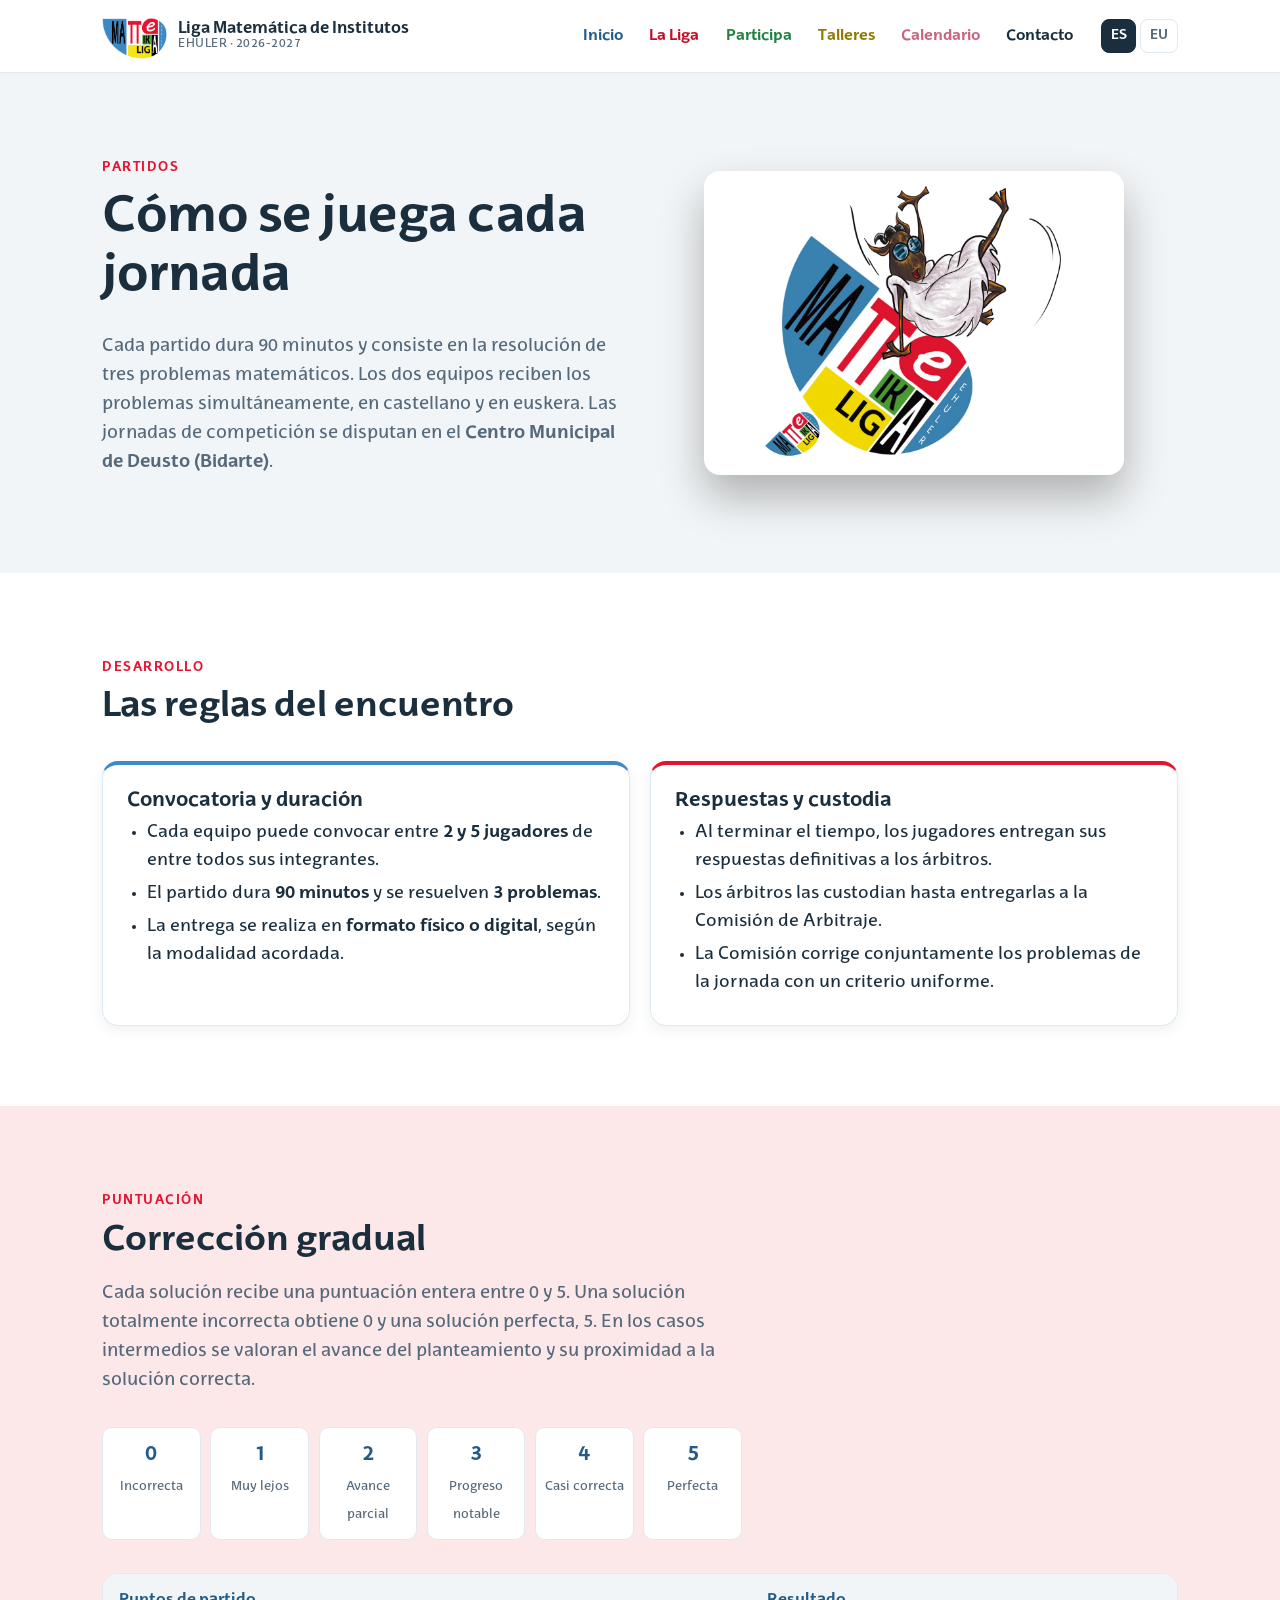
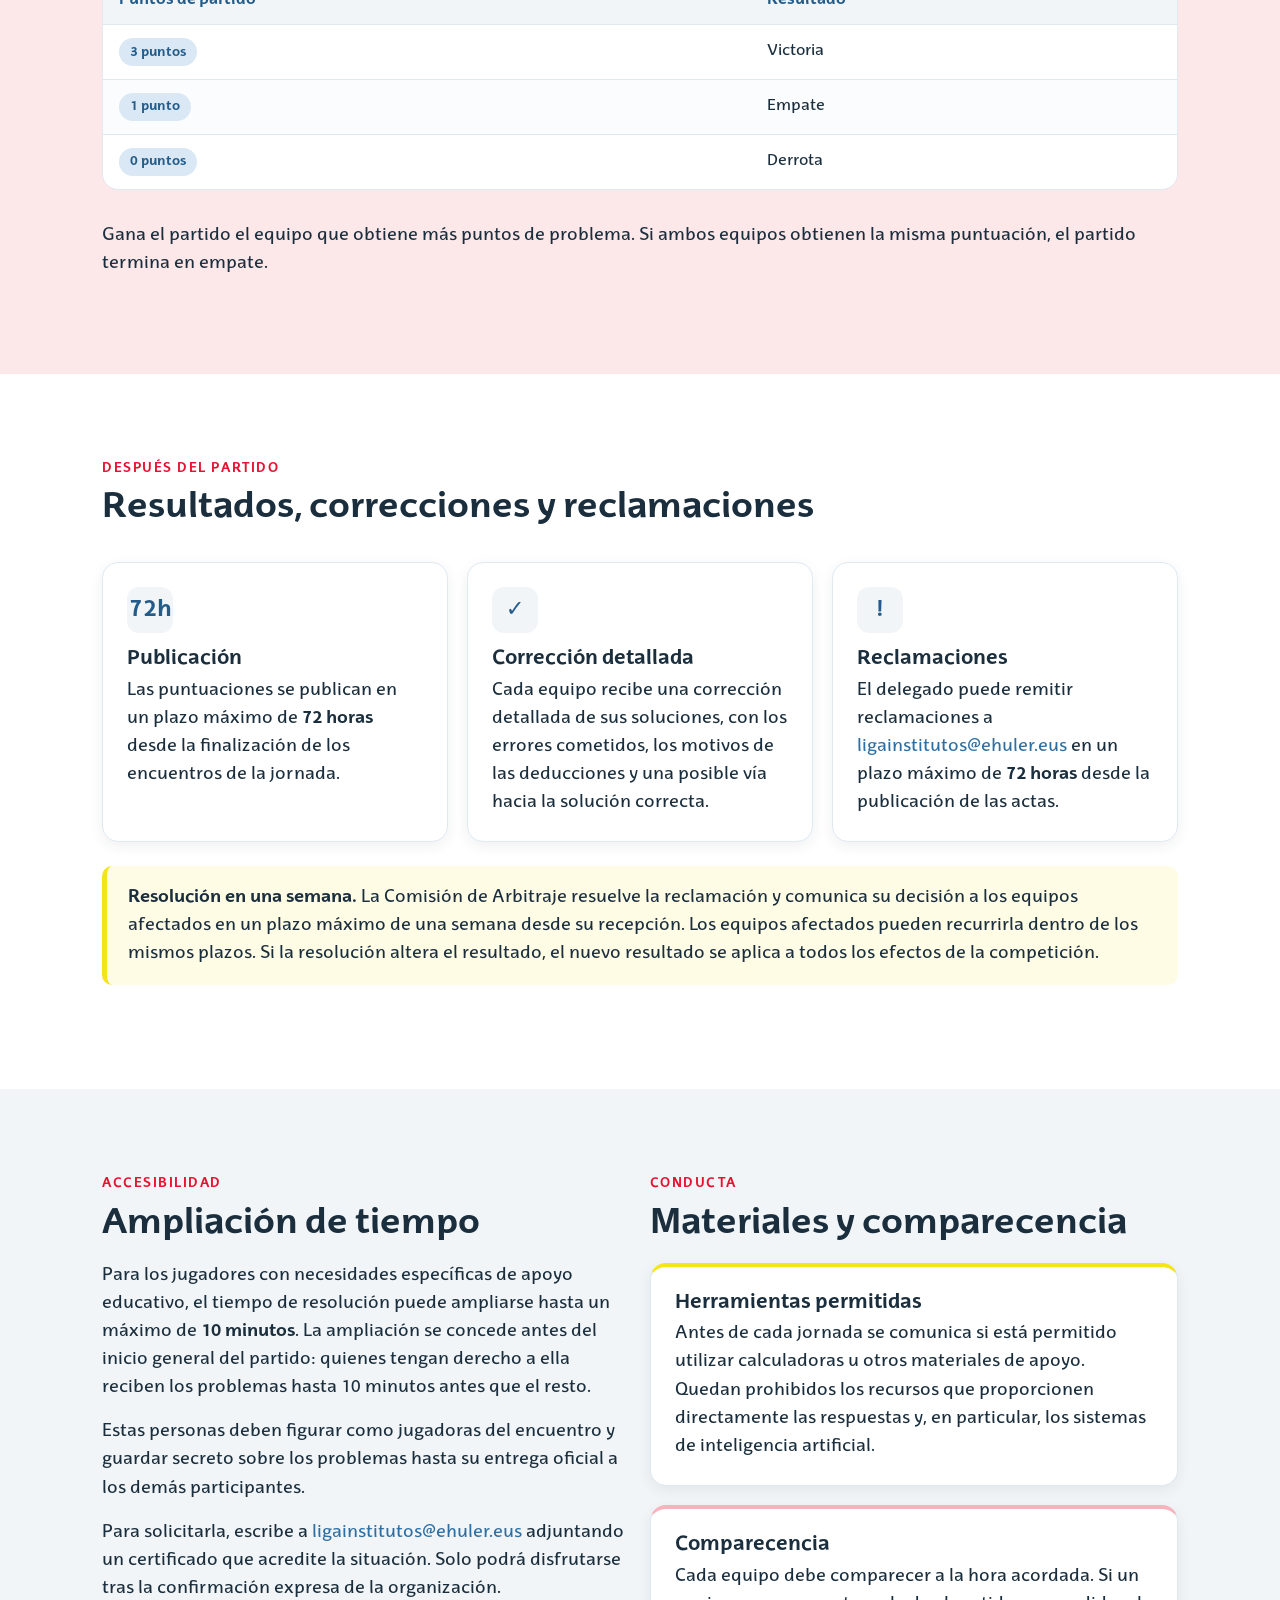
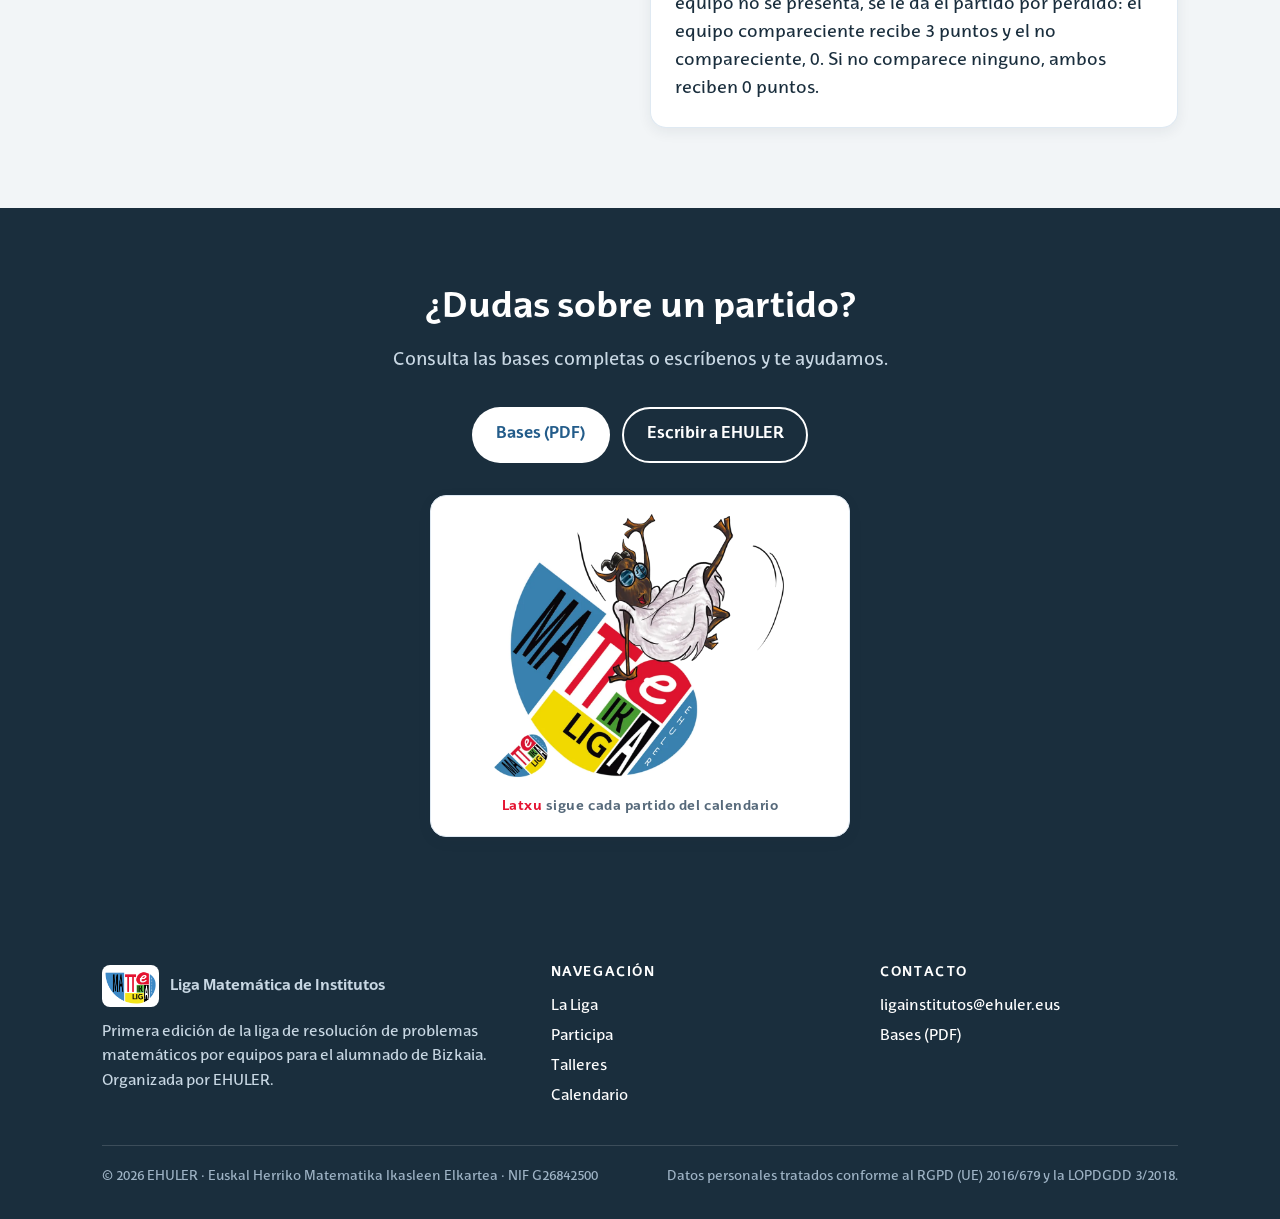
<file: es/partidos.html>
<!DOCTYPE html>
<html lang="es">
<head>
<meta charset="utf-8">
<meta name="viewport" content="width=device-width, initial-scale=1">
<link rel="canonical" href="https://ligainstitutos.ehuler.eus/es/partidos.html">
<meta name="robots" content="index, follow">
<meta name="author" content="EHULER">
<meta name="theme-color" content="#1A2E3D">
<link rel="alternate" hreflang="es" href="https://ligainstitutos.ehuler.eus/es/partidos.html">
<link rel="alternate" hreflang="eu" href="https://ligainstitutos.ehuler.eus/eu/partidos.html">
<link rel="alternate" hreflang="x-default" href="https://ligainstitutos.ehuler.eus/es/index.html">
<meta property="og:type" content="website">
<meta property="og:site_name" content="EHULER | Liga Matemática de Institutos">
<meta property="og:title" content="Partidos y puntuación | Liga Matemática de Institutos">
<meta property="og:description" content="Desarrollo de los partidos de la Liga Matemática de Institutos: duración, problemas, puntuación de 0 a 5, corrección, reclamaciones y accesibilidad.">
<meta property="og:url" content="https://ligainstitutos.ehuler.eus/es/partidos.html">
<meta property="og:image" content="https://ligainstitutos.ehuler.eus/assets/img/og-image.png">
<meta property="og:image:width" content="1200">
<meta property="og:image:height" content="630">
<meta property="og:image:alt" content="Liga Matemática de Institutos · EHULER">
<meta property="og:locale" content="es_ES">
<meta property="og:locale:alternate" content="eu_ES">
<meta name="twitter:card" content="summary_large_image">
<meta name="twitter:title" content="Partidos y puntuación | Liga Matemática de Institutos">
<meta name="twitter:description" content="Desarrollo de los partidos de la Liga Matemática de Institutos: duración, problemas, puntuación de 0 a 5, corrección, reclamaciones y accesibilidad.">
<meta name="twitter:image" content="https://ligainstitutos.ehuler.eus/assets/img/og-image.png">

<script type="application/ld+json">
{
  "@context": "https://schema.org",
  "@type": "WebSite",
  "name": "Liga Matemática de Institutos",
  "url": "https://ligainstitutos.ehuler.eus/es/partidos.html",
  "inLanguage": "es",
  "description": "Desarrollo de los partidos de la Liga Matemática de Institutos: duración, problemas, puntuación de 0 a 5, corrección, reclamaciones y accesibilidad."
}
</script>
<script type="application/ld+json">
{
  "@context": "https://schema.org",
  "@type": "Organization",
  "name": "EHULER",
  "legalName": "Euskal Herriko Matematika Ikasleen Elkartea",
  "url": "https://www.ehuler.eus",
  "email": "ligainstitutos@ehuler.eus"
}
</script>


<title>Partidos y puntuación | Liga Matemática de Institutos</title>
<meta name="description" content="Desarrollo de los partidos de la Liga Matemática de Institutos: duración, problemas, puntuación de 0 a 5, corrección, reclamaciones y accesibilidad.">
<link rel="icon" href="../assets/img/favicon.ico" sizes="any">
<link rel="icon" href="../assets/img/favicon-32.png" sizes="32x32" type="image/png">
<link rel="apple-touch-icon" href="../assets/img/apple-touch-icon.png">
<link rel="stylesheet" href="../assets/css/style.css">
</head>
<body>

<header class="site-header">
  <div class="container site-header__inner">
    <a class="brand" href="index.html">
      <img src="../assets/img/logo_liga_matematica_institutos.png" alt="">
      <span class="brand__text">
        <span class="brand__title">Liga Matemática de Institutos</span>
        <span class="brand__sub">EHULER · 2026-2027</span>
      </span>
    </a>
    <button class="nav-toggle" aria-expanded="false" aria-controls="site-nav" aria-label="Abrir menú"><span></span></button>
    <nav class="nav" id="site-nav">
      <ul class="nav__list">
        <li><a class="nav-item nav-item--blue" href="index.html">Inicio</a></li>
        <li><a class="nav-item nav-item--red" href="liga.html">La Liga</a></li>
        <li><a class="nav-item nav-item--green" href="participa.html">Participa</a></li>
        <li><a class="nav-item nav-item--yellow" href="talleres.html">Talleres</a></li>
        <li><a class="nav-item nav-item--pink" href="calendario.html">Calendario</a></li>
        <li><a class="nav-item nav-item--ink" href="contacto.html">Contacto</a></li>
      </ul>
    </nav>
    <div class="lang">
      <a href="partidos.html" aria-current="true">ES</a>
      <a href="../eu/partidos.html">EU</a>
    </div>
  </div>
</header>

<section class="section section--tint">
  <div class="container">
    <div class="grid grid--2" style="align-items:center">
      <div data-reveal="left">
        <span class="eyebrow">Partidos</span>
        <h1>Cómo se juega cada jornada</h1>
        <p class="section__lead">Cada partido dura 90 minutos y consiste en la resolución de tres problemas matemáticos. Los dos equipos reciben los problemas simultáneamente, en castellano y en euskera. Las jornadas de competición se disputan en el <strong>Centro Municipal de Deusto (Bidarte)</strong>.</p>
      </div>
      <figure class="hero__mascot" data-reveal="right">
        <div class="mascot">
          <img src="../assets/img/latxu/latxuGris6ehuler.webp" alt="Latxu, la mascota de la Liga, con las soluciones de un partido">
        </div>
      </figure>
    </div>
  </div>
</section>

<section class="section">
  <div class="container">
    <span class="eyebrow">Desarrollo</span>
    <h2>Las reglas del encuentro</h2>
    <div class="grid grid--2 mt-2" data-reveal="right">
      <div class="card card--accent">
        <h3>Convocatoria y duración</h3>
        <ul>
          <li>Cada equipo puede convocar entre <strong>2 y 5 jugadores</strong> de entre todos sus integrantes.</li>
          <li>El partido dura <strong>90 minutos</strong> y se resuelven <strong>3 problemas</strong>.</li>
          <li>La entrega se realiza en <strong>formato físico o digital</strong>, según la modalidad acordada.</li>
        </ul>
      </div>
      <div class="card card--red">
        <h3>Respuestas y custodia</h3>
        <ul>
          <li>Al terminar el tiempo, los jugadores entregan sus respuestas definitivas a los árbitros.</li>
          <li>Los árbitros las custodian hasta entregarlas a la Comisión de Arbitraje.</li>
          <li>La Comisión corrige conjuntamente los problemas de la jornada con un criterio uniforme.</li>
        </ul>
      </div>
    </div>
  </div>
</section>

<section class="section section--pink">
  <div class="container">
    <span class="eyebrow">Puntuación</span>
    <h2>Corrección gradual</h2>
    <p class="section__lead">Cada solución recibe una puntuación entera entre 0 y 5. Una solución totalmente incorrecta obtiene 0 y una solución perfecta, 5. En los casos intermedios se valoran el avance del planteamiento y su proximidad a la solución correcta.</p>
    <div class="scale mt-2" aria-label="Escala de puntuación de 0 a 5" data-reveal="left">
      <div><strong>0</strong><span>Incorrecta</span></div>
      <div><strong>1</strong><span>Muy lejos</span></div>
      <div><strong>2</strong><span>Avance parcial</span></div>
      <div><strong>3</strong><span>Progreso notable</span></div>
      <div><strong>4</strong><span>Casi correcta</span></div>
      <div><strong>5</strong><span>Perfecta</span></div>
    </div>
    <div class="table-wrap mt-2">
      <table>
        <thead><tr><th>Puntos de partido</th><th>Resultado</th></tr></thead>
        <tbody>
          <tr><td><span class="pill">3 puntos</span></td><td>Victoria</td></tr>
          <tr><td><span class="pill">1 punto</span></td><td>Empate</td></tr>
          <tr><td><span class="pill">0 puntos</span></td><td>Derrota</td></tr>
        </tbody>
      </table>
    </div>
    <p class="mt-2">Gana el partido el equipo que obtiene más puntos de problema. Si ambos equipos obtienen la misma puntuación, el partido termina en empate.</p>
  </div>
</section>

<section class="section">
  <div class="container">
    <span class="eyebrow">Después del partido</span>
    <h2>Resultados, correcciones y reclamaciones</h2>
    <div class="grid grid--3 mt-2" data-reveal="right">
      <div class="card">
        <div class="card__icon">72h</div>
        <h3>Publicación</h3>
        <p>Las puntuaciones se publican en un plazo máximo de <strong>72 horas</strong> desde la finalización de los encuentros de la jornada.</p>
      </div>
      <div class="card">
        <div class="card__icon">✓</div>
        <h3>Corrección detallada</h3>
        <p>Cada equipo recibe una corrección detallada de sus soluciones, con los errores cometidos, los motivos de las deducciones y una posible vía hacia la solución correcta.</p>
      </div>
      <div class="card">
        <div class="card__icon">!</div>
        <h3>Reclamaciones</h3>
        <p>El delegado puede remitir reclamaciones a <a href="mailto:ligainstitutos@ehuler.eus">ligainstitutos@ehuler.eus</a> en un plazo máximo de <strong>72 horas</strong> desde la publicación de las actas.</p>
      </div>
    </div>
    <div class="callout mt-2">
      <p><strong>Resolución en una semana.</strong> La Comisión de Arbitraje resuelve la reclamación y comunica su decisión a los equipos afectados en un plazo máximo de una semana desde su recepción. Los equipos afectados pueden recurrirla dentro de los mismos plazos. Si la resolución altera el resultado, el nuevo resultado se aplica a todos los efectos de la competición.</p>
    </div>
  </div>
</section>

<section class="section section--tint">
  <div class="container">
    <div class="grid grid--2" style="align-items:start">
      <div data-reveal="left">
        <span class="eyebrow">Accesibilidad</span>
        <h2>Ampliación de tiempo</h2>
        <p>Para los jugadores con necesidades específicas de apoyo educativo, el tiempo de resolución puede ampliarse hasta un máximo de <strong>10 minutos</strong>. La ampliación se concede antes del inicio general del partido: quienes tengan derecho a ella reciben los problemas hasta 10 minutos antes que el resto.</p>
        <p>Estas personas deben figurar como jugadoras del encuentro y guardar secreto sobre los problemas hasta su entrega oficial a los demás participantes.</p>
        <p>Para solicitarla, escribe a <a href="mailto:ligainstitutos@ehuler.eus">ligainstitutos@ehuler.eus</a> adjuntando un certificado que acredite la situación. Solo podrá disfrutarse tras la confirmación expresa de la organización.</p>
      </div>
      <div>
        <span class="eyebrow">Conducta</span>
        <h2>Materiales y comparecencia</h2>
        <div class="card card--yellow">
          <h3>Herramientas permitidas</h3>
          <p>Antes de cada jornada se comunica si está permitido utilizar calculadoras u otros materiales de apoyo. Quedan prohibidos los recursos que proporcionen directamente las respuestas y, en particular, los sistemas de inteligencia artificial.</p>
        </div>
        <div class="card card--pink" style="margin-top:1.2rem">
          <h3>Comparecencia</h3>
          <p>Cada equipo debe comparecer a la hora acordada. Si un equipo no se presenta, se le da el partido por perdido: el equipo compareciente recibe 3 puntos y el no compareciente, 0. Si no comparece ninguno, ambos reciben 0 puntos.</p>
        </div>
      </div>
    </div>
  </div>
</section>

<section class="section section--ink">
  <div class="container center" data-reveal="right">
    <h2>¿Dudas sobre un partido?</h2>
    <p class="section__lead" style="color:#C9D8E4">Consulta las bases completas o escríbenos y te ayudamos.</p>
    <div class="btn-row mt-2" style="justify-content:center">
      <a class="btn btn--light" href="../pdf/Bases_Liga_Institutos_2026-2027_ES.pdf" target="_blank" rel="noopener">Bases (PDF)</a>
      <a class="btn btn--ghost" style="color:#fff;border-color:#fff" href="mailto:ligainstitutos@ehuler.eus">Escribir a EHULER</a>
    </div>
    <figure class="mascot" style="max-width:420px;margin:2rem auto 0">
      <img src="../assets/img/latxu/latxuGris6ehuler.webp" alt="Latxu, la mascota de la Liga, con las soluciones de un partido">
      <figcaption><span class="mascot__name">Latxu</span> sigue cada partido del calendario</figcaption>
    </figure>
  </div>
</section>

<footer class="site-footer">
  <div class="container">
    <div class="footer-grid">
      <div>
        <div class="footer-brand">
          <img src="../assets/img/logo_liga_matematica_institutos.png" alt="">
          <strong>Liga Matemática de Institutos</strong>
        </div>
        <p>Primera edición de la liga de resolución de problemas matemáticos por equipos para el alumnado de Bizkaia. Organizada por EHULER.</p>
      </div>
      <div>
        <h4>Navegación</h4>
        <ul>
          <li><a href="liga.html">La Liga</a></li>
          <li><a href="participa.html">Participa</a></li>
          <li><a href="talleres.html">Talleres</a></li>
          <li><a href="calendario.html">Calendario</a></li>
        </ul>
      </div>
      <div>
        <h4>Contacto</h4>
        <ul>
          <li><a href="mailto:ligainstitutos@ehuler.eus">ligainstitutos@ehuler.eus</a></li>
          <li><a href="../pdf/Bases_Liga_Institutos_2026-2027_ES.pdf" target="_blank" rel="noopener">Bases (PDF)</a></li>
        </ul>
      </div>
    </div>
    <div class="footer-bottom">
      <span>© 2026 EHULER · Euskal Herriko Matematika Ikasleen Elkartea · NIF G26842500</span>
      <span>Datos personales tratados conforme al RGPD (UE) 2016/679 y la LOPDGDD 3/2018.</span>
    </div>
  </div>
</footer>

<script src="../assets/js/main.js"></script>
</body>
</html>
</file>
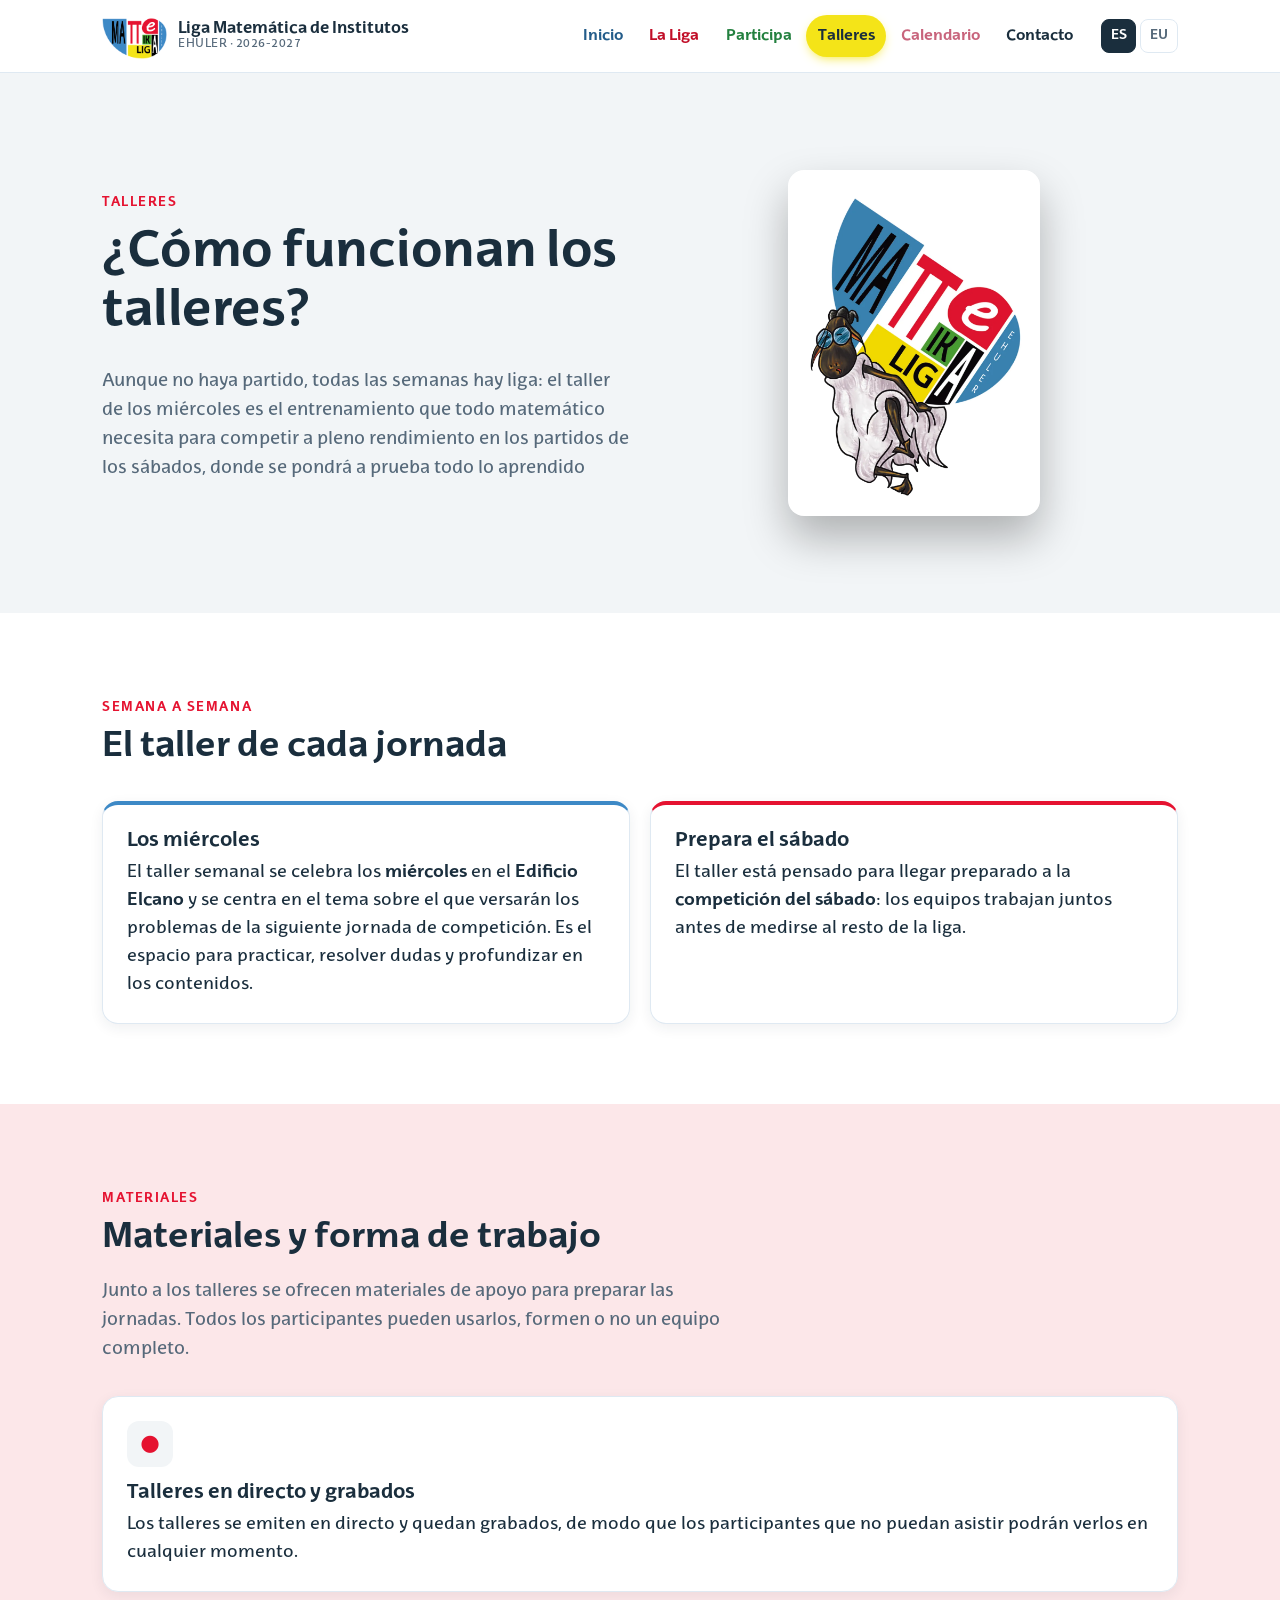
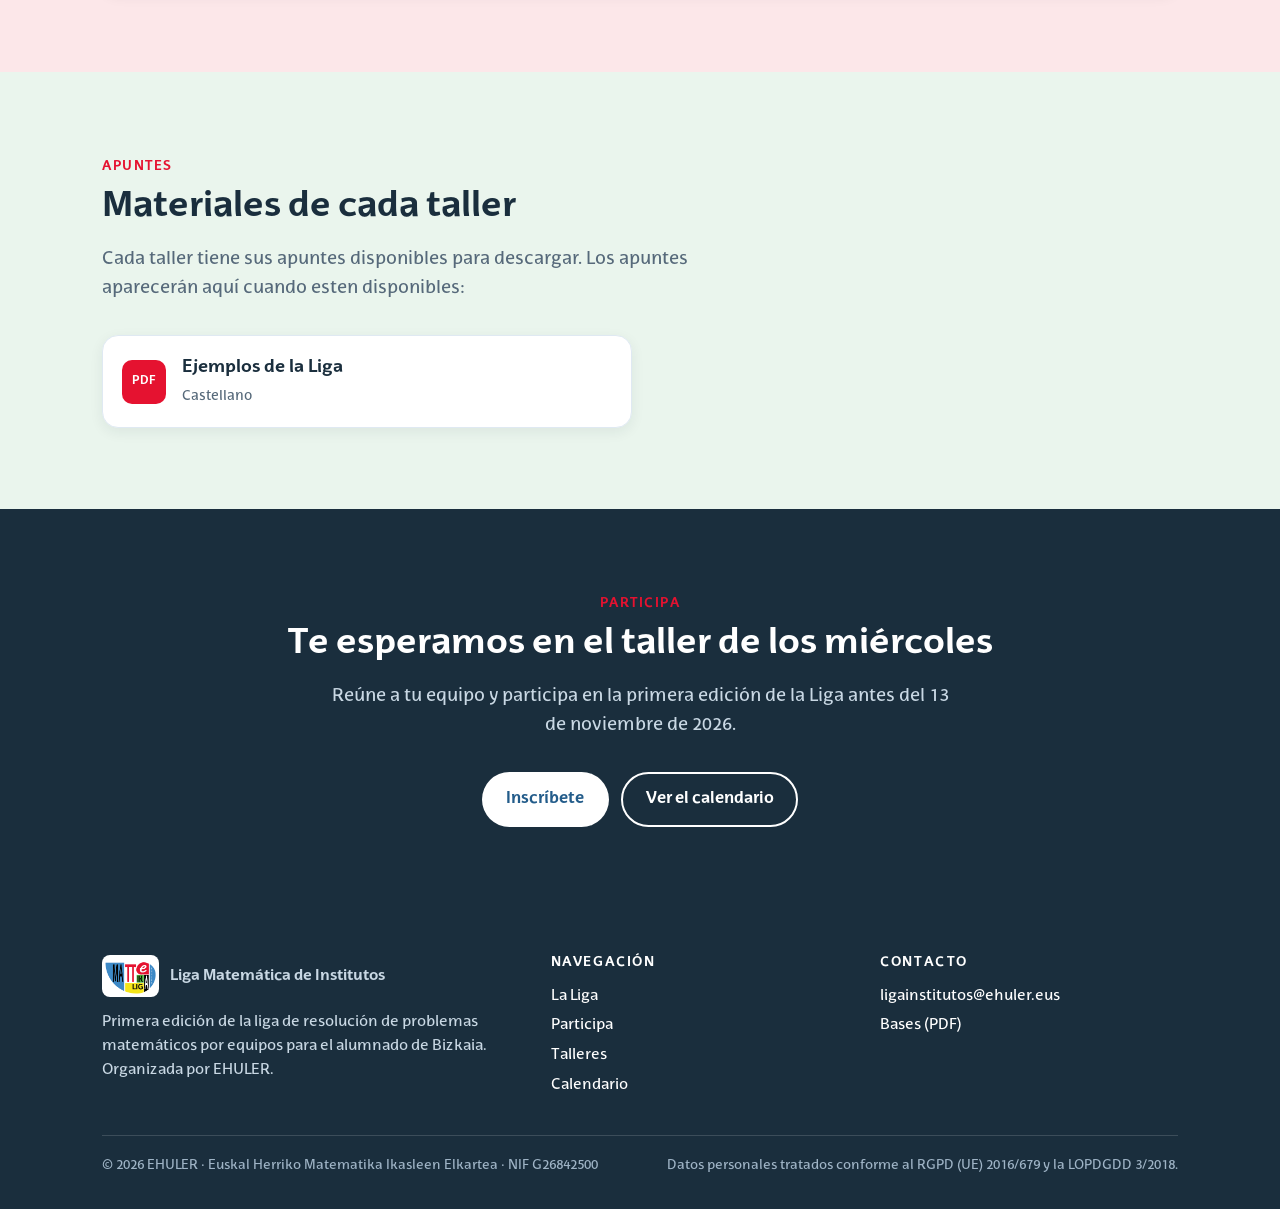
<file: es/talleres.html>
<!DOCTYPE html>
<html lang="es">
<head>
<meta charset="utf-8">
<meta name="viewport" content="width=device-width, initial-scale=1">
<link rel="canonical" href="https://ligainstitutos.ehuler.eus/es/talleres.html">
<meta name="robots" content="index, follow">
<meta name="author" content="EHULER">
<meta name="theme-color" content="#1A2E3D">
<link rel="alternate" hreflang="es" href="https://ligainstitutos.ehuler.eus/es/talleres.html">
<link rel="alternate" hreflang="eu" href="https://ligainstitutos.ehuler.eus/eu/talleres.html">
<link rel="alternate" hreflang="x-default" href="https://ligainstitutos.ehuler.eus/es/index.html">
<meta property="og:type" content="website">
<meta property="og:site_name" content="EHULER | Liga Matemática de Institutos">
<meta property="og:title" content="Talleres | Liga Matemática de Institutos">
<meta property="og:description" content="Cómo funcionan los talleres de la Liga Matemática de Institutos: cada miércoles, los equipos trabajan el tema de la jornada y se preparan para la competición del sábado.">
<meta property="og:url" content="https://ligainstitutos.ehuler.eus/es/talleres.html">
<meta property="og:image" content="https://ligainstitutos.ehuler.eus/assets/img/og-image.png">
<meta property="og:image:width" content="1200">
<meta property="og:image:height" content="630">
<meta property="og:image:alt" content="Liga Matemática de Institutos · EHULER">
<meta property="og:locale" content="es_ES">
<meta property="og:locale:alternate" content="eu_ES">
<meta name="twitter:card" content="summary_large_image">
<meta name="twitter:title" content="Talleres | Liga Matemática de Institutos">
<meta name="twitter:description" content="Cómo funcionan los talleres de la Liga Matemática de Institutos: cada miércoles, los equipos trabajan el tema de la jornada y se preparan para la competición del sábado.">
<meta name="twitter:image" content="https://ligainstitutos.ehuler.eus/assets/img/og-image.png">

<script type="application/ld+json">
{
  "@context": "https://schema.org",
  "@type": "WebSite",
  "name": "Liga Matemática de Institutos",
  "url": "https://ligainstitutos.ehuler.eus/es/talleres.html",
  "inLanguage": "es",
  "description": "Cómo funcionan los talleres de la Liga Matemática de Institutos: cada miércoles, los equipos trabajan el tema de la jornada y se preparan para la competición del sábado."
}
</script>
<script type="application/ld+json">
{
  "@context": "https://schema.org",
  "@type": "Organization",
  "name": "EHULER",
  "legalName": "Euskal Herriko Matematika Ikasleen Elkartea",
  "url": "https://www.ehuler.eus",
  "email": "ligainstitutos@ehuler.eus"
}
</script>


<title>Talleres | Liga Matemática de Institutos</title>
<meta name="description" content="Cómo funcionan los talleres de la Liga Matemática de Institutos: cada miércoles, los equipos trabajan el tema de la jornada y se preparan para la competición del sábado.">
<link rel="icon" href="../assets/img/favicon.ico" sizes="any">
<link rel="icon" href="../assets/img/favicon-32.png" sizes="32x32" type="image/png">
<link rel="apple-touch-icon" href="../assets/img/apple-touch-icon.png">
<link rel="stylesheet" href="../assets/css/style.css">
</head>
<body>

<header class="site-header">
  <div class="container site-header__inner">
    <a class="brand" href="index.html">
      <img src="../assets/img/logo_liga_matematica_institutos.png" alt="">
      <span class="brand__text">
        <span class="brand__title">Liga Matemática de Institutos</span>
        <span class="brand__sub">EHULER · 2026-2027</span>
      </span>
    </a>
    <button class="nav-toggle" aria-expanded="false" aria-controls="site-nav" aria-label="Abrir menú"><span></span></button>
    <nav class="nav" id="site-nav">
      <ul class="nav__list">
        <li><a class="nav-item nav-item--blue" href="index.html">Inicio</a></li>
        <li><a class="nav-item nav-item--red" href="liga.html">La Liga</a></li>
        <li><a class="nav-item nav-item--green" href="participa.html">Participa</a></li>
        <li><a class="nav-item nav-item--yellow" href="talleres.html" aria-current="page">Talleres</a></li>
        <li><a class="nav-item nav-item--pink" href="calendario.html">Calendario</a></li>
        <li><a class="nav-item nav-item--ink" href="contacto.html">Contacto</a></li>
      </ul>
    </nav>
    <div class="lang">
      <a href="talleres.html" aria-current="true">ES</a>
      <a href="../eu/talleres.html">EU</a>
    </div>
  </div>
</header>

<section class="section section--tint">
  <div class="container">
    <div class="grid grid--2" style="align-items:center">
      <div data-reveal="left">
        <span class="eyebrow">Talleres</span>
        <h1>¿Cómo funcionan los talleres?</h1>
        <p class="section__lead">Aunque no haya partido, todas las semanas hay liga: el taller de los miércoles es el entrenamiento que todo matemático necesita para competir a pleno rendimiento en los partidos de los sábados, donde se pondrá a prueba todo lo aprendido</p>
      </div>
      <figure class="hero__mascot" data-reveal="right">
        <div class="mascot">
          <img src="../assets/img/latxu/latxuGris5ehuler.webp" alt="Latxu, la mascota de la Liga, en los talleres de los miércoles">
        </div>
      </figure>
    </div>
  </div>
</section>

<section class="section">
  <div class="container">
    <span class="eyebrow">Semana a semana</span>
    <h2>El taller de cada jornada</h2>
    <div class="grid grid--2 mt-2" data-reveal="right">
      <div class="card card--accent">
        <h3>Los miércoles</h3>
        <p>El taller semanal se celebra los <strong>miércoles</strong> en el <strong>Edificio Elcano</strong> y se centra en el tema sobre el que versarán los problemas de la siguiente jornada de competición. Es el espacio para practicar, resolver dudas y profundizar en los contenidos.</p>
      </div>
      <div class="card card--red">
        <h3>Prepara el sábado</h3>
        <p>El taller está pensado para llegar preparado a la <strong>competición del sábado</strong>: los equipos trabajan juntos antes de medirse al resto de la liga.</p>
      </div>
    </div>
  </div>
</section>

<section class="section section--pink">
  <div class="container">
    <span class="eyebrow">Materiales</span>
    <h2>Materiales y forma de trabajo</h2>
    <p class="section__lead">Junto a los talleres se ofrecen materiales de apoyo para preparar las jornadas. Todos los participantes pueden usarlos, formen o no un equipo completo.</p>
    <div class="card mt-2" data-reveal="left">
      <div class="card__icon card__icon--live">●</div>
      <h3>Talleres en directo y grabados</h3>
      <p>Los talleres se emiten en directo y quedan grabados, de modo que los participantes que no puedan asistir podrán verlos en cualquier momento.</p>
    </div>
  </div>
</section>

<!--
  Materiales de cada taller: para añadir un nuevo taller, duplica el bloque <a class="doc"> siguiente,
  sube el número de jornada y deja el PDF en Web/materials/jornada-NN-apuntes.pdf.
  Nombre de archivo de ejemplo: Web/materials/jornada-02-apuntes.pdf
-->
<section class="section section--green">
  <div class="container">
    <span class="eyebrow">Apuntes</span>
    <h2>Materiales de cada taller</h2>
    <p class="section__lead">Cada taller tiene sus apuntes disponibles para descargar. Los apuntes aparecerán aquí cuando esten disponibles:</p>
    <div class="docs mt-2" data-reveal="right">
      <a class="doc" href="../pdf/Ejemplos_liga_institutos.pdf" target="_blank" rel="noopener">
        <span class="doc__type">PDF</span>
        <span><span class="doc__name">Ejemplos de la Liga</span><br><span class="doc__meta">Castellano</span></span>
      </a>
    </div>
  </div>
</section>

<section class="section section--ink">
  <div class="container center" data-reveal="right">
    <span class="eyebrow">Participa</span>
    <h2>Te esperamos en el taller de los miércoles</h2>
    <p class="section__lead" style="color:#C9D8E4">Reúne a tu equipo y participa en la primera edición de la Liga antes del 13 de noviembre de 2026.</p>
    <div class="btn-row mt-2" style="justify-content:center">
      <a class="btn btn--light" href="participa.html">Inscríbete</a>
      <a class="btn btn--ghost" style="color:#fff;border-color:#fff" href="calendario.html">Ver el calendario</a>
    </div>
  </div>
</section>

<footer class="site-footer">
  <div class="container">
    <div class="footer-grid">
      <div>
        <div class="footer-brand">
          <img src="../assets/img/logo_liga_matematica_institutos.png" alt="">
          <strong>Liga Matemática de Institutos</strong>
        </div>
        <p>Primera edición de la liga de resolución de problemas matemáticos por equipos para el alumnado de Bizkaia. Organizada por EHULER.</p>
      </div>
      <div>
        <h4>Navegación</h4>
        <ul>
          <li><a href="liga.html">La Liga</a></li>
          <li><a href="participa.html">Participa</a></li>
          <li><a href="talleres.html">Talleres</a></li>
          <li><a href="calendario.html">Calendario</a></li>
        </ul>
      </div>
      <div>
        <h4>Contacto</h4>
        <ul>
          <li><a href="mailto:ligainstitutos@ehuler.eus">ligainstitutos@ehuler.eus</a></li>
          <li><a href="../pdf/Bases_Liga_Institutos_2026-2027_ES.pdf" target="_blank" rel="noopener">Bases (PDF)</a></li>
        </ul>
      </div>
    </div>
    <div class="footer-bottom">
      <span>© 2026 EHULER · Euskal Herriko Matematika Ikasleen Elkartea · NIF G26842500</span>
      <span>Datos personales tratados conforme al RGPD (UE) 2016/679 y la LOPDGDD 3/2018.</span>
    </div>
  </div>
</footer>

<script src="../assets/js/main.js"></script>
</body>
</html>
</file>
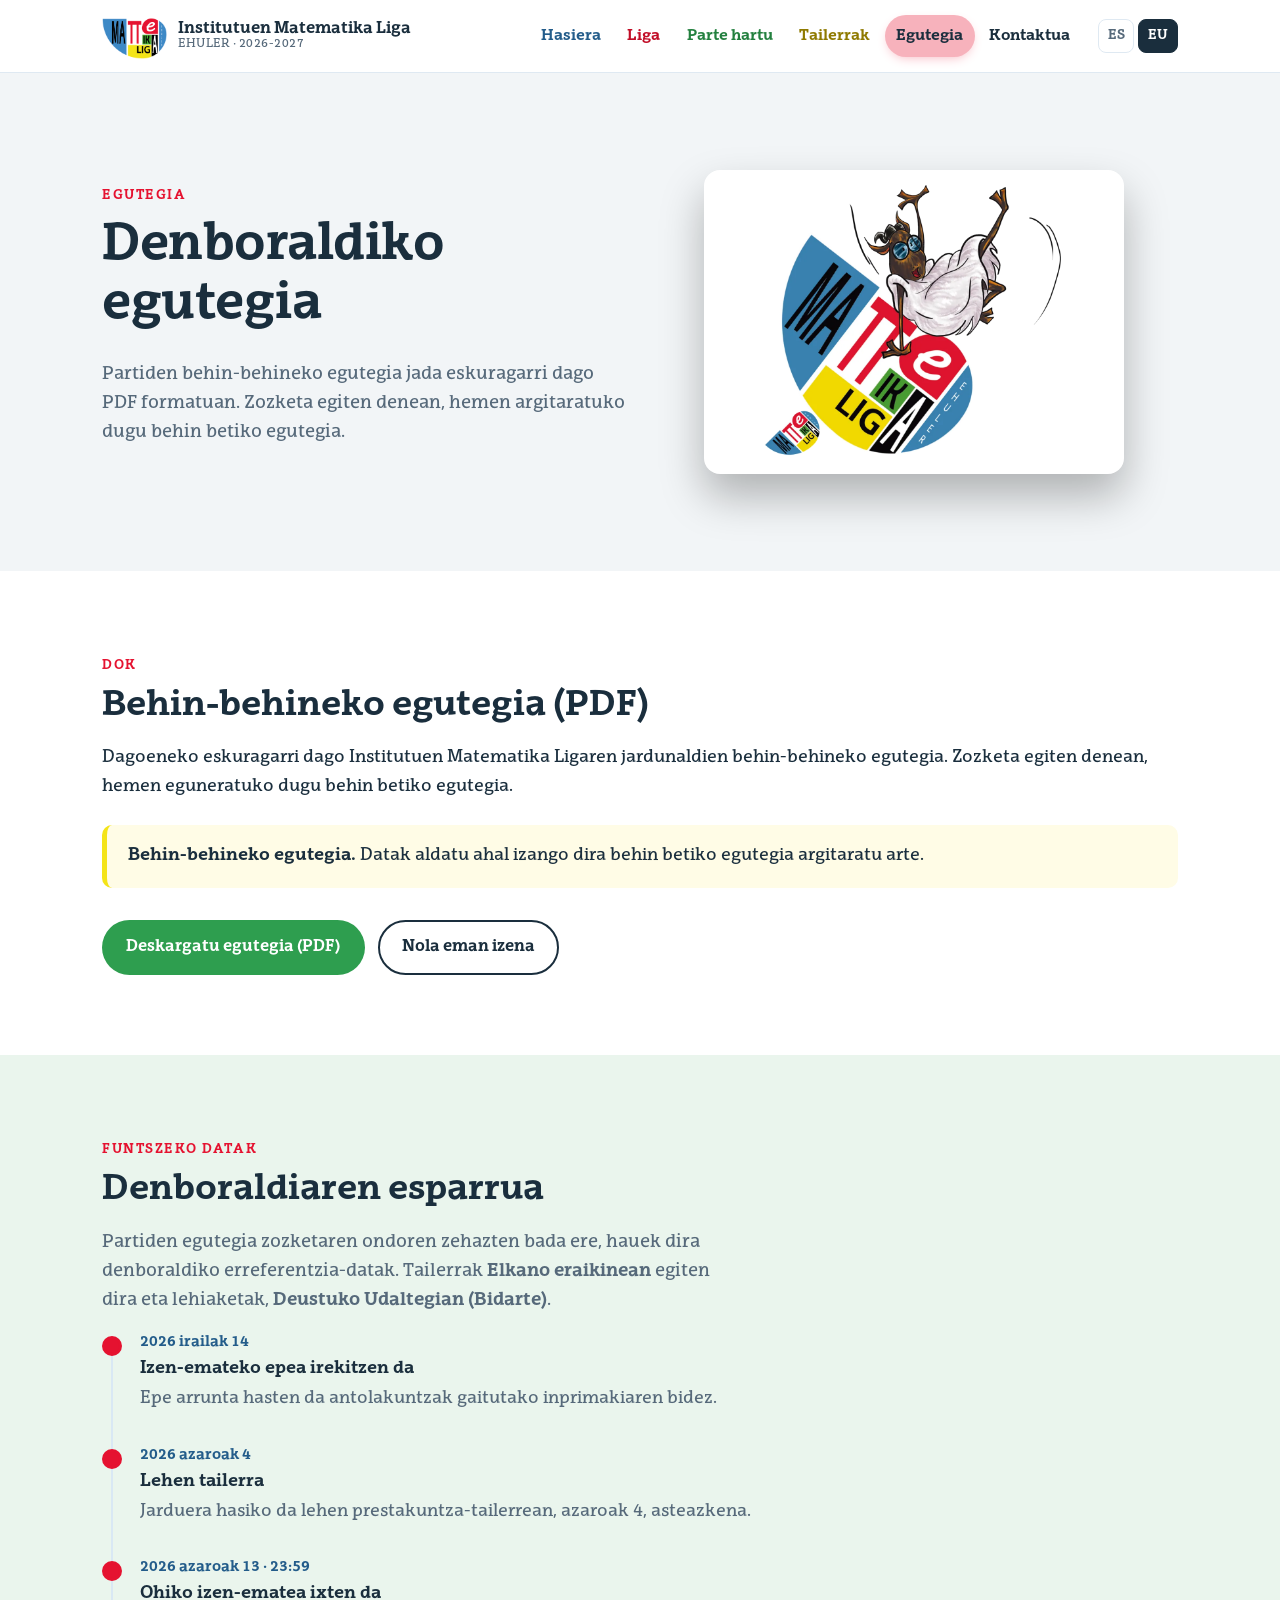
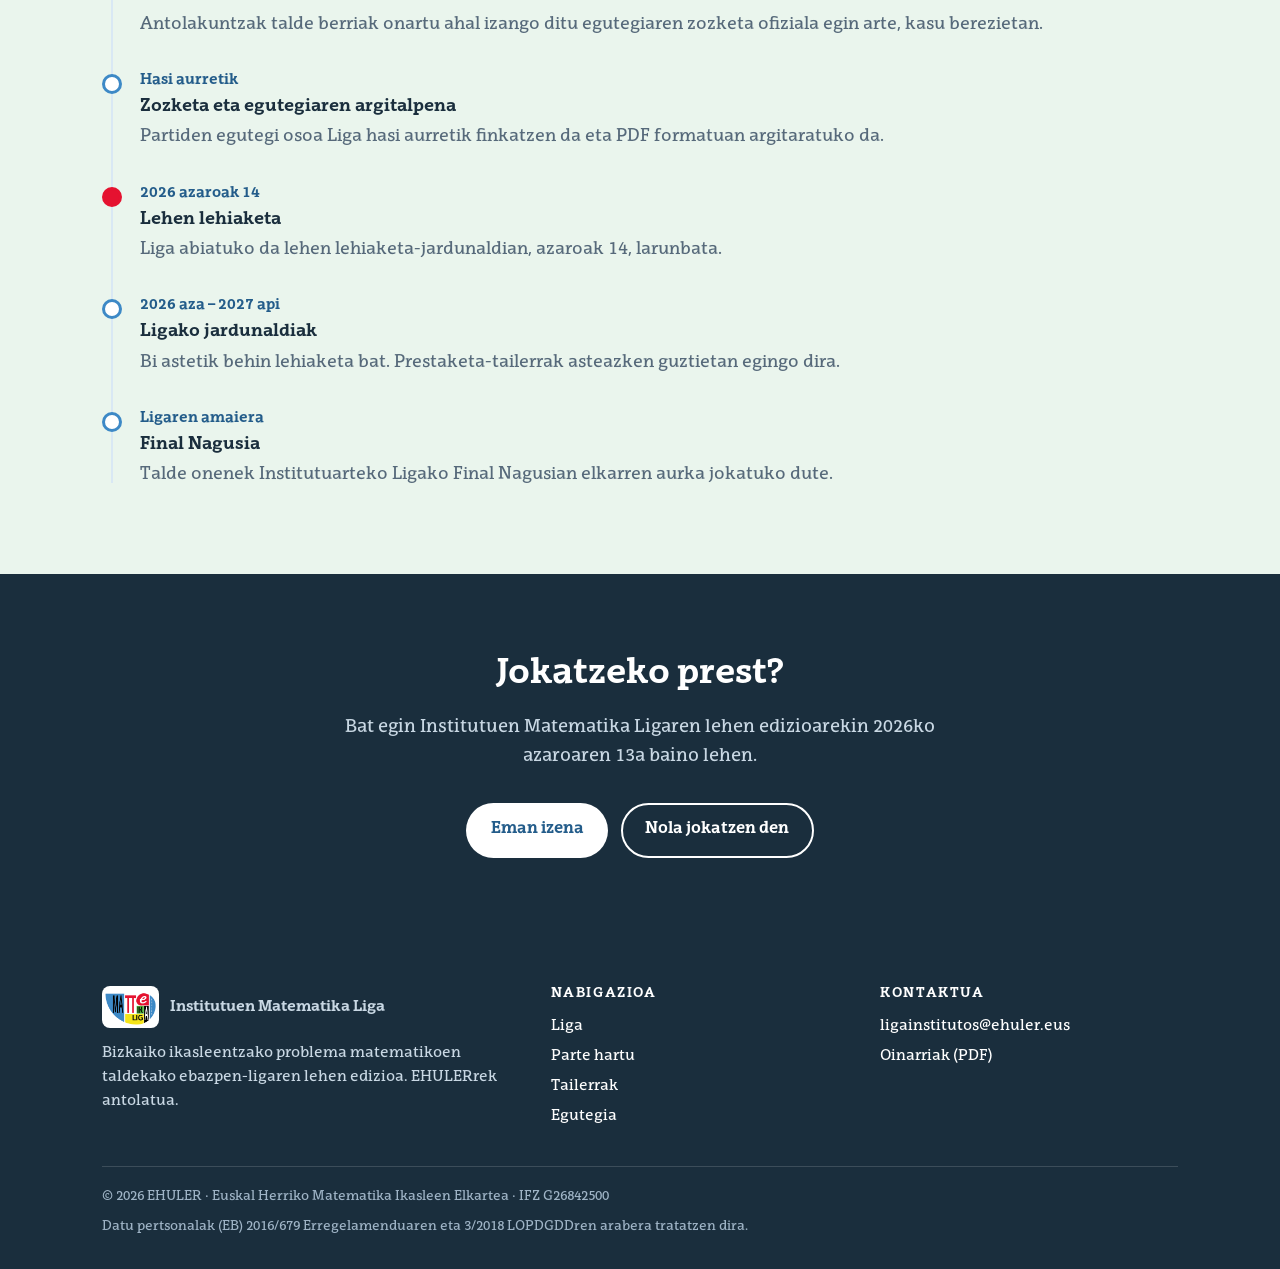
<file: eu/calendario.html>
<!DOCTYPE html>
<html lang="eu">
<head>
<meta charset="utf-8">
<meta name="viewport" content="width=device-width, initial-scale=1">
<link rel="canonical" href="https://ligainstitutos.ehuler.eus/eu/calendario.html">
<meta name="robots" content="index, follow">
<meta name="author" content="EHULER">
<meta name="theme-color" content="#1A2E3D">
<link rel="alternate" hreflang="es" href="https://ligainstitutos.ehuler.eus/es/calendario.html">
<link rel="alternate" hreflang="eu" href="https://ligainstitutos.ehuler.eus/eu/calendario.html">
<link rel="alternate" hreflang="x-default" href="https://ligainstitutos.ehuler.eus/es/index.html">
<meta property="og:type" content="website">
<meta property="og:site_name" content="EHULER | Liga Matemática de Institutos">
<meta property="og:title" content="Egutegia | Institutuen Matematika Liga">
<meta property="og:description" content="Institutuen Matematika Ligaren egutegi ofiziala: tailer, lehiaketa eta jardunaldi datak 2026-2027 denboraldian.">
<meta property="og:url" content="https://ligainstitutos.ehuler.eus/eu/calendario.html">
<meta property="og:image" content="https://ligainstitutos.ehuler.eus/assets/img/og-image.png">
<meta property="og:image:width" content="1200">
<meta property="og:image:height" content="630">
<meta property="og:image:alt" content="Liga Matemática de Institutos · EHULER">
<meta property="og:locale" content="eu_ES">
<meta property="og:locale:alternate" content="es_ES">
<meta name="twitter:card" content="summary_large_image">
<meta name="twitter:title" content="Egutegia | Institutuen Matematika Liga">
<meta name="twitter:description" content="Institutuen Matematika Ligaren egutegi ofiziala: tailer, lehiaketa eta jardunaldi datak 2026-2027 denboraldian.">
<meta name="twitter:image" content="https://ligainstitutos.ehuler.eus/assets/img/og-image.png">

<script type="application/ld+json">
{
  "@context": "https://schema.org",
  "@type": "WebSite",
  "name": "Institutuen Matematika Liga",
  "url": "https://ligainstitutos.ehuler.eus/eu/calendario.html",
  "inLanguage": "eu",
  "description": "Institutuen Matematika Ligaren egutegi ofiziala: tailer, lehiaketa eta jardunaldi datak 2026-2027 denboraldian."
}
</script>
<script type="application/ld+json">
{
  "@context": "https://schema.org",
  "@type": "Organization",
  "name": "EHULER",
  "legalName": "Euskal Herriko Matematika Ikasleen Elkartea",
  "url": "https://www.ehuler.eus",
  "email": "ligainstitutos@ehuler.eus"
}
</script>


<title>Egutegia | Institutuen Matematika Liga</title>
<meta name="description" content="Institutuen Matematika Ligaren egutegi ofiziala: tailer, lehiaketa eta jardunaldi datak 2026-2027 denboraldian.">
<link rel="icon" href="../assets/img/favicon.ico" sizes="any">
<link rel="icon" href="../assets/img/favicon-32.png" sizes="32x32" type="image/png">
<link rel="apple-touch-icon" href="../assets/img/apple-touch-icon.png">
<link rel="stylesheet" href="../assets/css/style.css">
</head>
<body>

<header class="site-header">
  <div class="container site-header__inner">
    <a class="brand" href="index.html">
      <img src="../assets/img/logo_liga_matematica_institutos.png" alt="">
      <span class="brand__text">
        <span class="brand__title">Institutuen Matematika Liga</span>
        <span class="brand__sub">EHULER · 2026-2027</span>
      </span>
    </a>
    <button class="nav-toggle" aria-expanded="false" aria-controls="site-nav" aria-label="Menua zabaldu"><span></span></button>
    <nav class="nav" id="site-nav">
      <ul class="nav__list">
        <li><a class="nav-item nav-item--blue" href="index.html">Hasiera</a></li>
        <li><a class="nav-item nav-item--red" href="liga.html">Liga</a></li>
        <li><a class="nav-item nav-item--green" href="participa.html">Parte hartu</a></li>
        <li><a class="nav-item nav-item--yellow" href="talleres.html">Tailerrak</a></li>
        <li><a class="nav-item nav-item--pink" href="calendario.html" aria-current="page">Egutegia</a></li>
        <li><a class="nav-item nav-item--ink" href="contacto.html">Kontaktua</a></li>
      </ul>
    </nav>
    <div class="lang">
      <a href="../es/calendario.html">ES</a>
      <a href="calendario.html" aria-current="true">EU</a>
    </div>
  </div>
</header>

<section class="section section--tint">
  <div class="container">
    <div class="grid grid--2" style="align-items:center">
      <div data-reveal="left">
        <span class="eyebrow">Egutegia</span>
        <h1>Denboraldiko egutegia</h1>
        <p class="section__lead">Partiden behin-behineko egutegia jada eskuragarri dago PDF formatuan. Zozketa egiten denean, hemen argitaratuko dugu behin betiko egutegia.</p>
      </div>
      <figure class="hero__mascot" data-reveal="right">
        <div class="mascot">
          <img src="../assets/img/latxu/latxuGris6ehuler.webp" alt="Latxu, Ligako maskota, egutegiaren etorrera ospatzen">
        </div>
      </figure>
    </div>
  </div>
</section>

<section class="section">
  <div class="container">
    <span class="eyebrow">DOK</span>
    <h2>Behin-behineko egutegia (PDF)</h2>
    <p>Dagoeneko eskuragarri dago Institutuen Matematika Ligaren jardunaldien behin-behineko egutegia. Zozketa egiten denean, hemen eguneratuko dugu behin betiko egutegia.</p>
    <div class="callout mt-2">
      <p><strong>Behin-behineko egutegia.</strong> Datak aldatu ahal izango dira behin betiko egutegia argitaratu arte.</p>
    </div>
    <div class="btn-row mt-2">
      <a class="btn btn--green" href="../Calendario_EU.pdf" target="_blank" rel="noopener">Deskargatu egutegia (PDF)</a>
      <a class="btn btn--ghost" href="participa.html">Nola eman izena</a>
    </div>
  </div>
</section>

<section class="section section--green">
  <div class="container">
    <span class="eyebrow">Funtszeko datak</span>
    <h2>Denboraldiaren esparrua</h2>
    <p class="section__lead">Partiden egutegia zozketaren ondoren zehazten bada ere, hauek dira denboraldiko erreferentzia-datak. Tailerrak <strong>Elkano eraikinean</strong> egiten dira eta lehiaketak, <strong>Deustuko Udaltegian (Bidarte)</strong>.</p>
    <ul class="timeline mt-2">
      <li class="is-key">
        <time>2026 irailak 14</time>
        <span class="t-title">Izen-emateko epea irekitzen da</span>
        <p>Epe arrunta hasten da antolakuntzak gaitutako inprimakiaren bidez.</p>
      </li>
      <li class="is-key">
        <time>2026 azaroak 4</time>
        <span class="t-title">Lehen tailerra</span>
        <p>Jarduera hasiko da lehen prestakuntza-tailerrean, azaroak 4, asteazkena.</p>
      </li>
      <li class="is-key">
        <time>2026 azaroak 13 · 23:59</time>
        <span class="t-title">Ohiko izen-ematea ixten da</span>
        <p>Antolakuntzak talde berriak onartu ahal izango ditu egutegiaren zozketa ofiziala egin arte, kasu berezietan.</p>
      </li>
      <li>
        <time>Hasi aurretik</time>
        <span class="t-title">Zozketa eta egutegiaren argitalpena</span>
        <p>Partiden egutegi osoa Liga hasi aurretik finkatzen da eta PDF formatuan argitaratuko da.</p>
      </li>
      <li class="is-key">
        <time>2026 azaroak 14</time>
        <span class="t-title">Lehen lehiaketa</span>
        <p>Liga abiatuko da lehen lehiaketa-jardunaldian, azaroak 14, larunbata.</p>
      </li>
      <li>
        <time>2026 aza – 2027 api</time>
        <span class="t-title">Ligako jardunaldiak</span>
        <p>Bi astetik behin lehiaketa bat. Prestaketa-tailerrak asteazken guztietan egingo dira.</p>
      </li>
      <li>
        <time>Ligaren amaiera</time>
        <span class="t-title">Final Nagusia</span>
        <p>Talde onenek Institutuarteko Ligako Final Nagusian elkarren aurka jokatuko dute.</p>
      </li>
    </ul>
  </div>
</section>

<section class="section section--ink">
  <div class="container center">
    <h2>Jokatzeko prest?</h2>
    <p class="section__lead" style="color:#C9D8E4">Bat egin Institutuen Matematika Ligaren lehen edizioarekin 2026ko azaroaren 13a baino lehen.</p>
    <div class="btn-row mt-2" style="justify-content:center">
      <a class="btn btn--light" href="participa.html">Eman izena</a>
      <a class="btn btn--ghost" style="color:#fff;border-color:#fff" href="partidos.html">Nola jokatzen den</a>
    </div>
</section>

<footer class="site-footer">
  <div class="container">
    <div class="footer-grid">
      <div>
        <div class="footer-brand">
          <img src="../assets/img/logo_liga_matematica_institutos.png" alt="">
          <strong>Institutuen Matematika Liga</strong>
        </div>
        <p>Bizkaiko ikasleentzako problema matematikoen taldekako ebazpen-ligaren lehen edizioa. EHULERrek antolatua.</p>
      </div>
      <div>
        <h4>Nabigazioa</h4>
        <ul>
          <li><a href="liga.html">Liga</a></li>
          <li><a href="participa.html">Parte hartu</a></li>
          <li><a href="talleres.html">Tailerrak</a></li>
          <li><a href="calendario.html">Egutegia</a></li>
        </ul>
      </div>
      <div>
        <h4>Kontaktua</h4>
        <ul>
          <li><a href="mailto:ligainstitutos@ehuler.eus">ligainstitutos@ehuler.eus</a></li>
          <li><a href="../pdf/Oinarriak_Institutu_Matematika_Liga_2026-2027_EU.pdf" target="_blank" rel="noopener">Oinarriak (PDF)</a></li>
        </ul>
      </div>
    </div>
    <div class="footer-bottom">
      <span>© 2026 EHULER · Euskal Herriko Matematika Ikasleen Elkartea · IFZ G26842500</span>
      <span>Datu pertsonalak (EB) 2016/679 Erregelamenduaren eta 3/2018 LOPDGDDren arabera tratatzen dira.</span>
    </div>
  </div>
</footer>

<script src="../assets/js/main.js"></script>
</body>
</html>
</file>
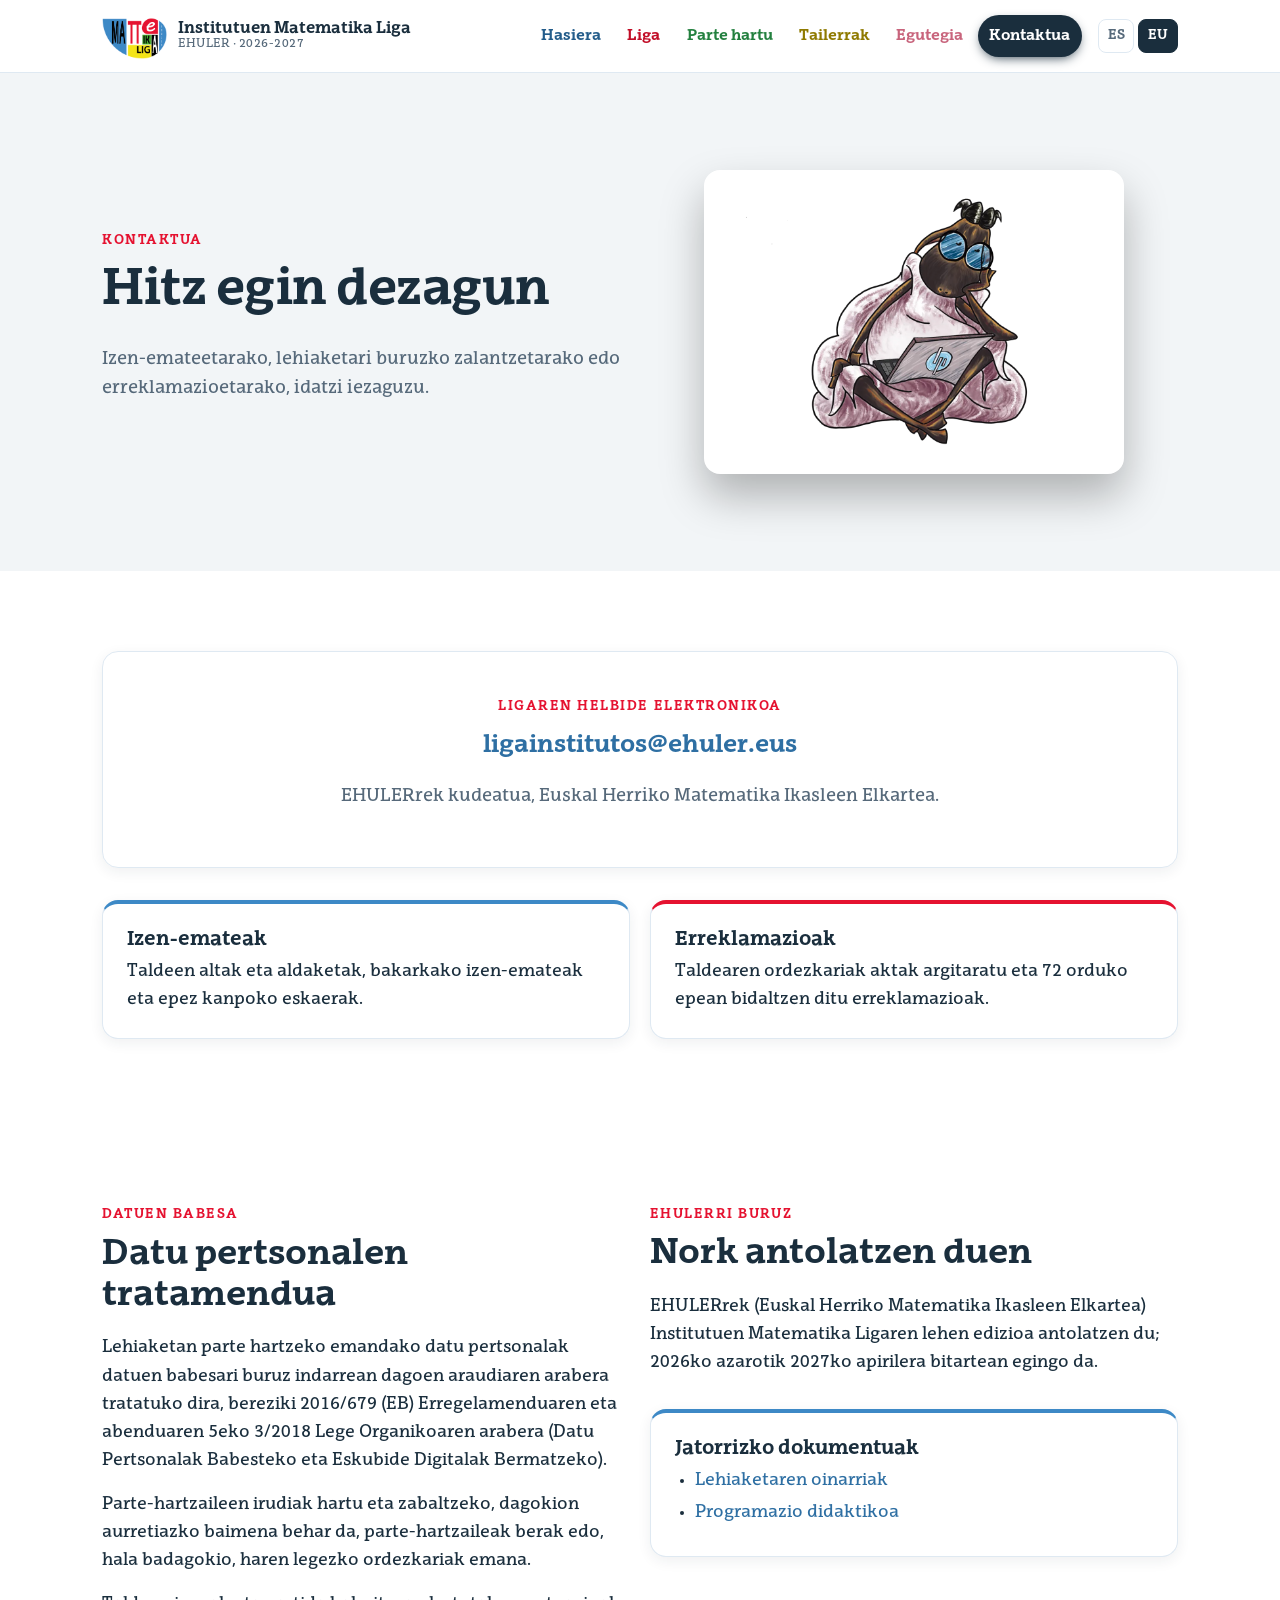
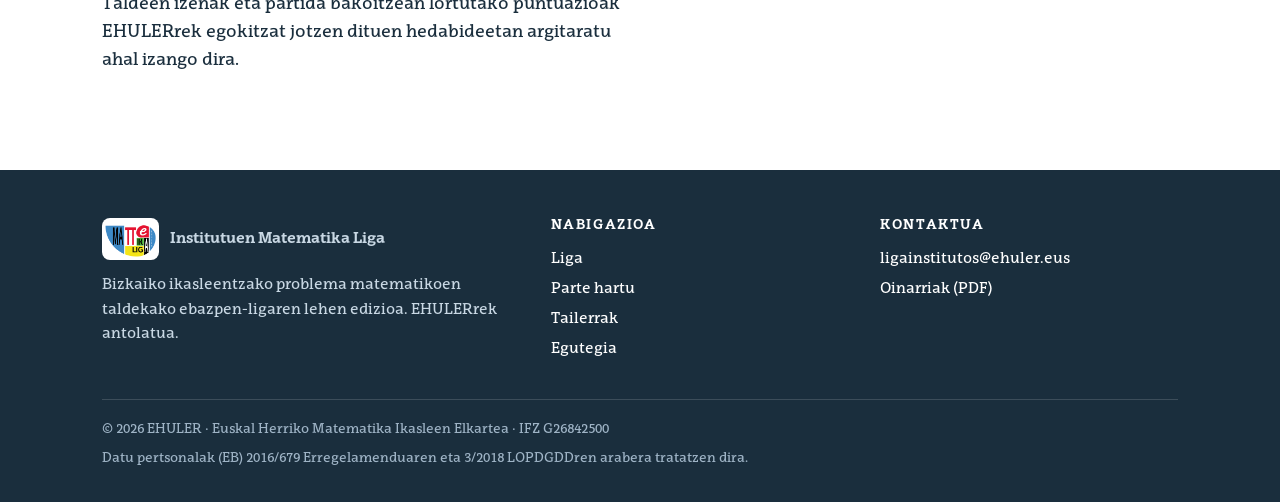
<file: eu/contacto.html>
<!DOCTYPE html>
<html lang="eu">
<head>
<meta charset="utf-8">
<meta name="viewport" content="width=device-width, initial-scale=1">
<link rel="canonical" href="https://ligainstitutos.ehuler.eus/eu/contacto.html">
<meta name="robots" content="index, follow">
<meta name="author" content="EHULER">
<meta name="theme-color" content="#1A2E3D">
<link rel="alternate" hreflang="es" href="https://ligainstitutos.ehuler.eus/es/contacto.html">
<link rel="alternate" hreflang="eu" href="https://ligainstitutos.ehuler.eus/eu/contacto.html">
<link rel="alternate" hreflang="x-default" href="https://ligainstitutos.ehuler.eus/es/index.html">
<meta property="og:type" content="website">
<meta property="og:site_name" content="EHULER | Liga Matemática de Institutos">
<meta property="og:title" content="Kontaktua | Institutuen Matematika Liga">
<meta property="og:description" content="Jarri harremanetan Institutuen Matematika Ligaren antolakuntzarekin: izen-emateak, erreklamazioak, harremanetarako datuak eta dokumentu ofizialak.">
<meta property="og:url" content="https://ligainstitutos.ehuler.eus/eu/contacto.html">
<meta property="og:image" content="https://ligainstitutos.ehuler.eus/assets/img/og-image.png">
<meta property="og:image:width" content="1200">
<meta property="og:image:height" content="630">
<meta property="og:image:alt" content="Liga Matemática de Institutos · EHULER">
<meta property="og:locale" content="eu_ES">
<meta property="og:locale:alternate" content="es_ES">
<meta name="twitter:card" content="summary_large_image">
<meta name="twitter:title" content="Kontaktua | Institutuen Matematika Liga">
<meta name="twitter:description" content="Jarri harremanetan Institutuen Matematika Ligaren antolakuntzarekin: izen-emateak, erreklamazioak, harremanetarako datuak eta dokumentu ofizialak.">
<meta name="twitter:image" content="https://ligainstitutos.ehuler.eus/assets/img/og-image.png">

<script type="application/ld+json">
{
  "@context": "https://schema.org",
  "@type": "WebSite",
  "name": "Institutuen Matematika Liga",
  "url": "https://ligainstitutos.ehuler.eus/eu/contacto.html",
  "inLanguage": "eu",
  "description": "Jarri harremanetan Institutuen Matematika Ligaren antolakuntzarekin: izen-emateak, erreklamazioak, harremanetarako datuak eta dokumentu ofizialak."
}
</script>
<script type="application/ld+json">
{
  "@context": "https://schema.org",
  "@type": "Organization",
  "name": "EHULER",
  "legalName": "Euskal Herriko Matematika Ikasleen Elkartea",
  "url": "https://www.ehuler.eus",
  "email": "ligainstitutos@ehuler.eus"
}
</script>


<title>Kontaktua | Institutuen Matematika Liga</title>
<meta name="description" content="Jarri harremanetan Institutuen Matematika Ligaren antolakuntzarekin: izen-emateak, erreklamazioak, harremanetarako datuak eta dokumentu ofizialak.">
<link rel="icon" href="../assets/img/favicon.ico" sizes="any">
<link rel="icon" href="../assets/img/favicon-32.png" sizes="32x32" type="image/png">
<link rel="apple-touch-icon" href="../assets/img/apple-touch-icon.png">
<link rel="stylesheet" href="../assets/css/style.css">
</head>
<body>

<header class="site-header">
  <div class="container site-header__inner">
    <a class="brand" href="index.html">
      <img src="../assets/img/logo_liga_matematica_institutos.png" alt="">
      <span class="brand__text">
        <span class="brand__title">Institutuen Matematika Liga</span>
        <span class="brand__sub">EHULER · 2026-2027</span>
      </span>
    </a>
    <button class="nav-toggle" aria-expanded="false" aria-controls="site-nav" aria-label="Menua zabaldu"><span></span></button>
    <nav class="nav" id="site-nav">
      <ul class="nav__list">
        <li><a class="nav-item nav-item--blue" href="index.html">Hasiera</a></li>
        <li><a class="nav-item nav-item--red" href="liga.html">Liga</a></li>
        <li><a class="nav-item nav-item--green" href="participa.html">Parte hartu</a></li>
        <li><a class="nav-item nav-item--yellow" href="talleres.html">Tailerrak</a></li>
        <li><a class="nav-item nav-item--pink" href="calendario.html">Egutegia</a></li>
        <li><a class="nav-item nav-item--ink" href="contacto.html" aria-current="page">Kontaktua</a></li>
      </ul>
    </nav>
    <div class="lang">
      <a href="../es/contacto.html">ES</a>
      <a href="contacto.html" aria-current="true">EU</a>
    </div>
  </div>
</header>

<section class="section section--tint">
  <div class="container">
    <div class="grid grid--2" style="align-items:center">
      <div data-reveal="left">
        <span class="eyebrow">Kontaktua</span>
        <h1>Hitz egin dezagun</h1>
        <p class="section__lead">Izen-emateetarako, lehiaketari buruzko zalantzetarako edo erreklamazioetarako, idatzi iezaguzu.</p>
      </div>
      <figure class="hero__mascot" data-reveal="right">
        <div class="mascot">
          <img src="../assets/img/latxu/latxuGris4.webp" alt="Latxu, Ligako maskota, idaztera animatzen">
        </div>
      </figure>
    </div>
  </div>
</section>

<section class="section">
  <div class="container" data-reveal="right">
    <div class="contact-card">
      <span class="eyebrow">Ligaren helbide elektronikoa</span>
      <p class="mail"><a href="mailto:ligainstitutos@ehuler.eus">ligainstitutos@ehuler.eus</a></p>
      <p class="section__lead" style="margin-inline:auto">EHULERrek kudeatua, Euskal Herriko Matematika Ikasleen Elkartea.</p>
    </div>

    <div class="grid grid--2 mt-2">
      <div class="card card--accent">
        <h3>Izen-emateak</h3>
        <p>Taldeen altak eta aldaketak, bakarkako izen-emateak eta epez kanpoko eskaerak.</p>
      </div>
      <div class="card card--red">
        <h3>Erreklamazioak</h3>
        <p>Taldearen ordezkariak aktak argitaratu eta 72 orduko epean bidaltzen ditu erreklamazioak.</p>
      </div>
    </div>
  </div>
</section>

<section class="section">
  <div class="container">
    <div class="grid grid--2" style="align-items:start">
      <div data-reveal="right">
        <span class="eyebrow">Datuen babesa</span>
        <h2>Datu pertsonalen tratamendua</h2>
        <p>Lehiaketan parte hartzeko emandako datu pertsonalak datuen babesari buruz indarrean dagoen araudiaren arabera tratatuko dira, bereziki 2016/679 (EB) Erregelamenduaren eta abenduaren 5eko 3/2018 Lege Organikoaren arabera (Datu Pertsonalak Babesteko eta Eskubide Digitalak Bermatzeko).</p>
        <p>Parte-hartzaileen irudiak hartu eta zabaltzeko, dagokion aurretiazko baimena behar da, parte-hartzaileak berak edo, hala badagokio, haren legezko ordezkariak emana.</p>
        <p>Taldeen izenak eta partida bakoitzean lortutako puntuazioak EHULERrek egokitzat jotzen dituen hedabideetan argitaratu ahal izango dira.</p>
      </div>
      <div>
        <span class="eyebrow">EHULERri buruz</span>
        <h2>Nork antolatzen duen</h2>
        <p>EHULERrek (Euskal Herriko Matematika Ikasleen Elkartea) Institutuen Matematika Ligaren lehen edizioa antolatzen du; 2026ko azarotik 2027ko apirilera bitartean egingo da.</p>
        <div class="card card--accent mt-2">
          <h3>Jatorrizko dokumentuak</h3>
          <ul>
            <li><a href="../pdf/Oinarriak_Institutu_Matematika_Liga_2026-2027_EU.pdf" target="_blank" rel="noopener">Lehiaketaren oinarriak</a></li>
            <li><a href="../pdf/Programazio_didaktikoa_Institutu_Matematika_Liga_2026-2027_EU.pdf" target="_blank" rel="noopener">Programazio didaktikoa</a></li>
          </ul>
        </div>
      </div>
    </div>
  </div>
</section>

<footer class="site-footer">
  <div class="container">
    <div class="footer-grid">
      <div>
        <div class="footer-brand">
          <img src="../assets/img/logo_liga_matematica_institutos.png" alt="">
          <strong>Institutuen Matematika Liga</strong>
        </div>
        <p>Bizkaiko ikasleentzako problema matematikoen taldekako ebazpen-ligaren lehen edizioa. EHULERrek antolatua.</p>
      </div>
      <div>
        <h4>Nabigazioa</h4>
        <ul>
          <li><a href="liga.html">Liga</a></li>
          <li><a href="participa.html">Parte hartu</a></li>
          <li><a href="talleres.html">Tailerrak</a></li>
          <li><a href="calendario.html">Egutegia</a></li>
        </ul>
      </div>
      <div>
        <h4>Kontaktua</h4>
        <ul>
          <li><a href="mailto:ligainstitutos@ehuler.eus">ligainstitutos@ehuler.eus</a></li>
          <li><a href="../pdf/Oinarriak_Institutu_Matematika_Liga_2026-2027_EU.pdf" target="_blank" rel="noopener">Oinarriak (PDF)</a></li>
        </ul>
      </div>
    </div>
    <div class="footer-bottom">
      <span>© 2026 EHULER · Euskal Herriko Matematika Ikasleen Elkartea · IFZ G26842500</span>
      <span>Datu pertsonalak (EB) 2016/679 Erregelamenduaren eta 3/2018 LOPDGDDren arabera tratatzen dira.</span>
    </div>
  </div>
</footer>

<script src="../assets/js/main.js"></script>
</body>
</html>
</file>
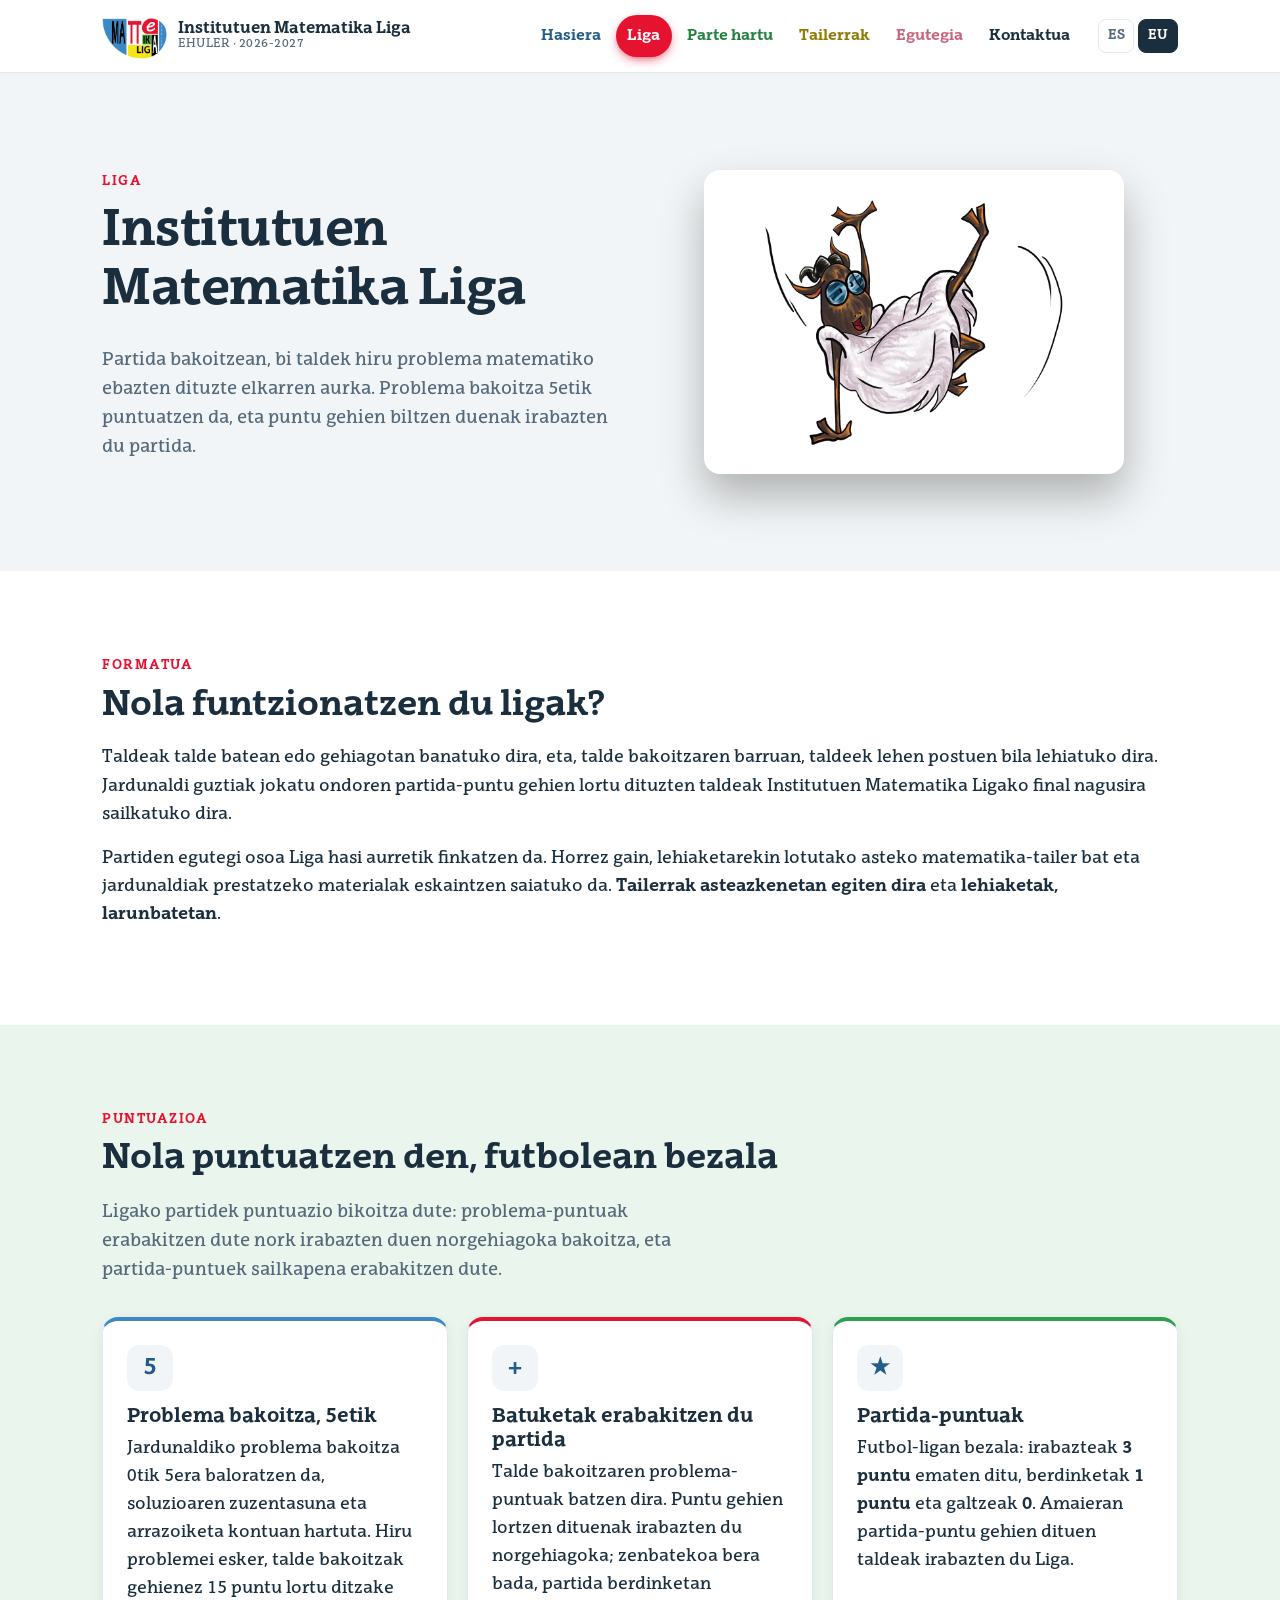
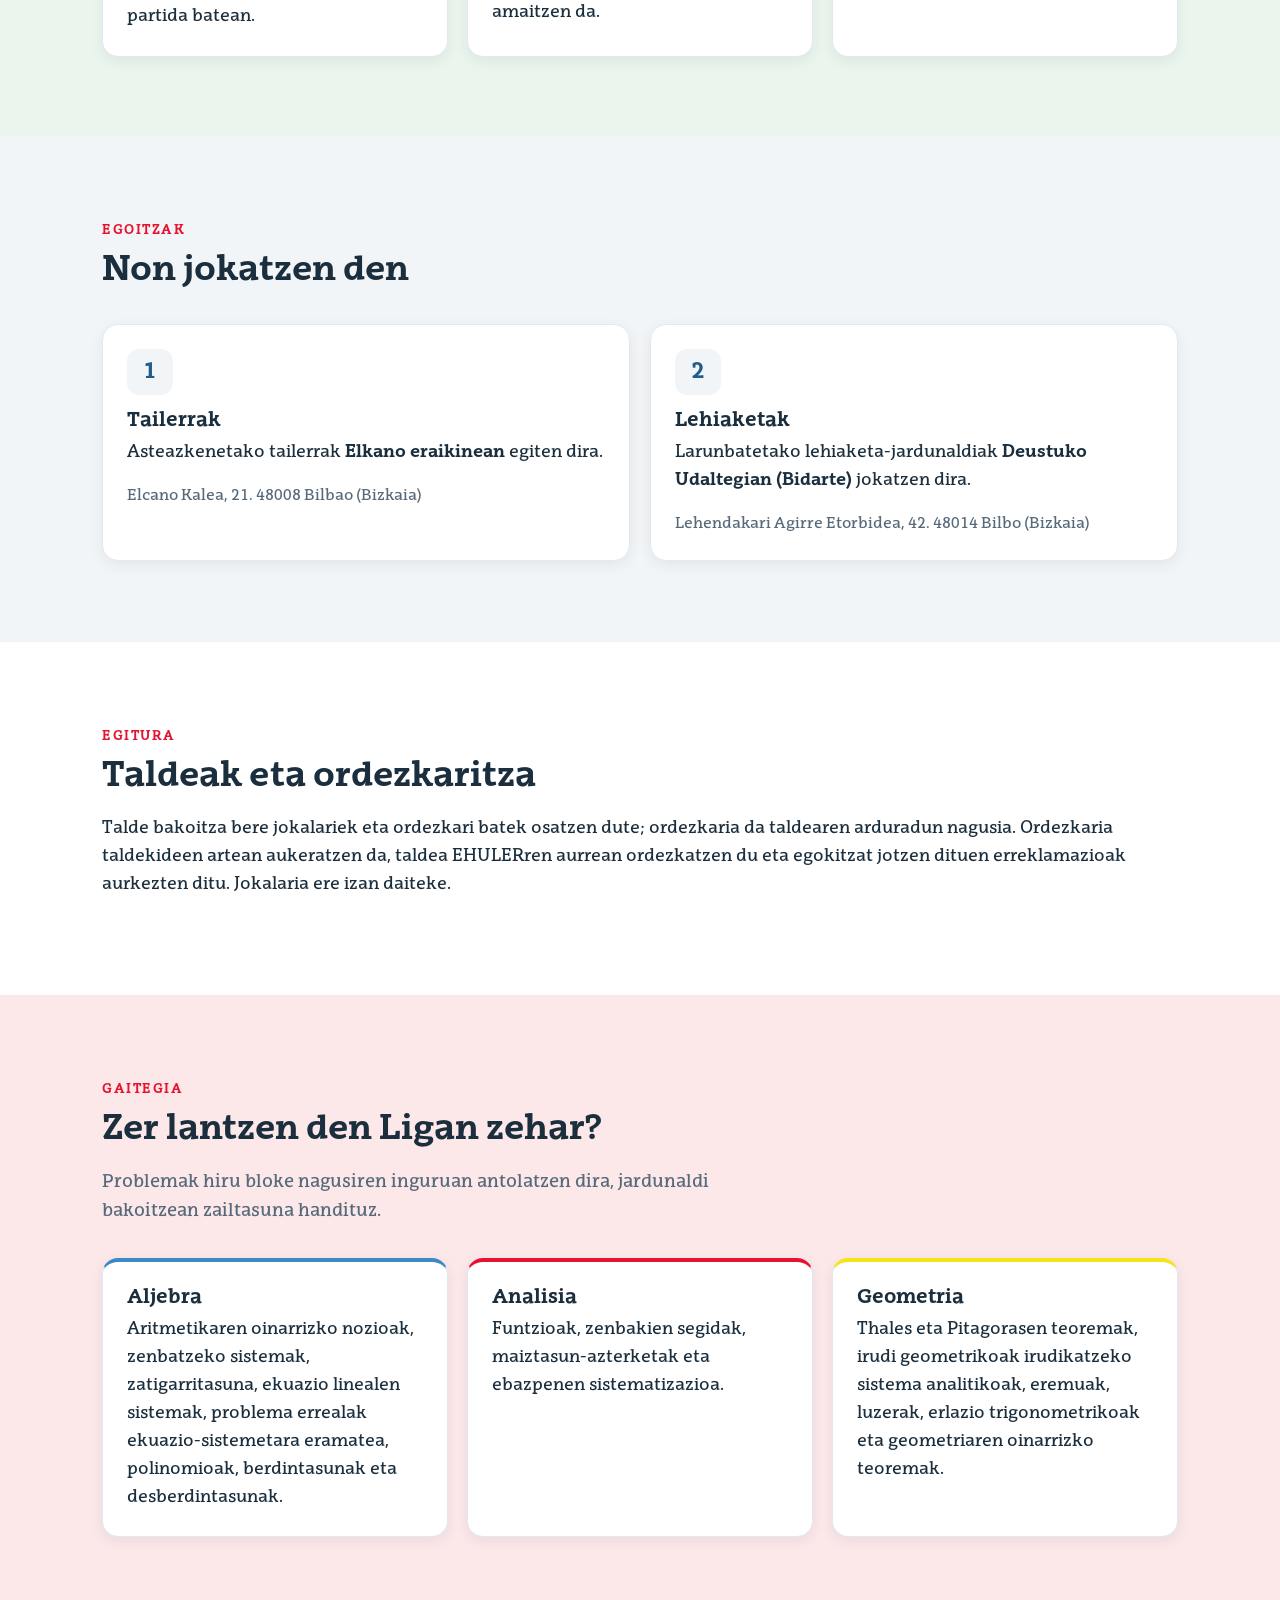
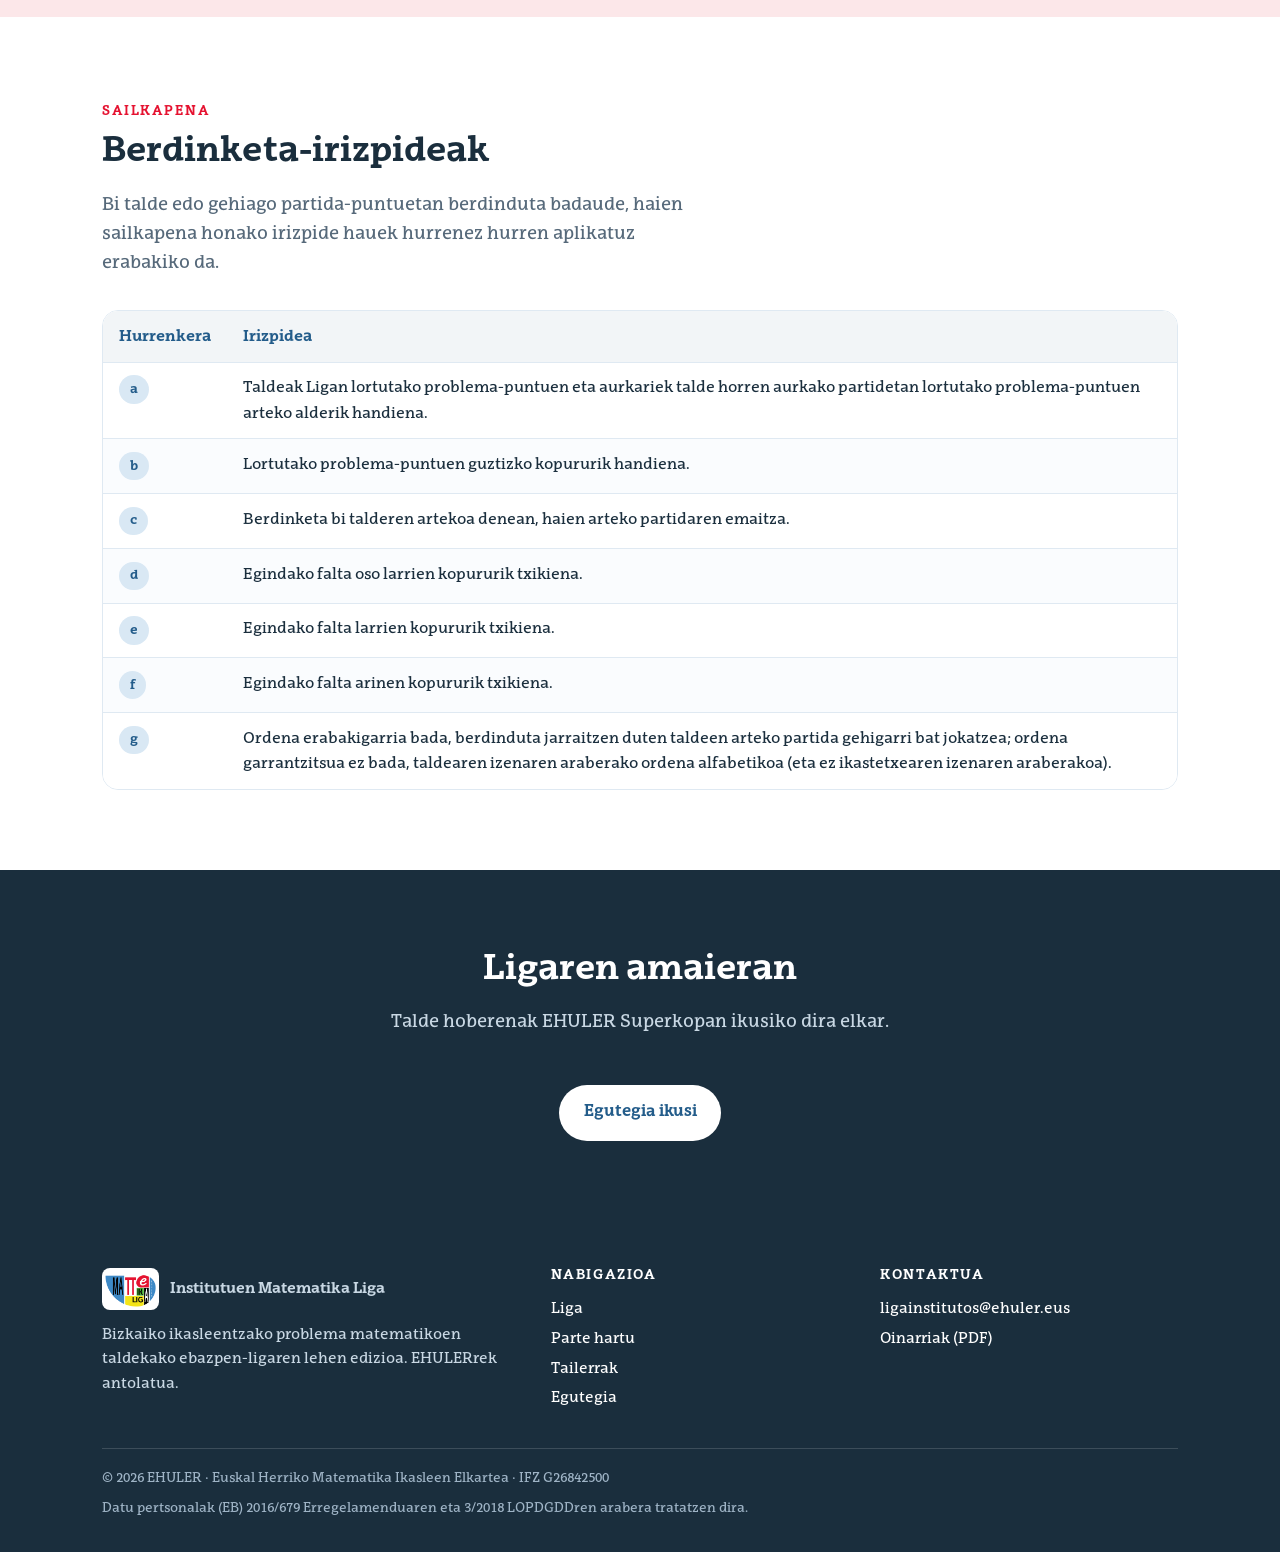
<file: eu/liga.html>
<!DOCTYPE html>
<html lang="eu">
<head>
<meta charset="utf-8">
<meta name="viewport" content="width=device-width, initial-scale=1">
<link rel="canonical" href="https://ligainstitutos.ehuler.eus/eu/liga.html">
<meta name="robots" content="index, follow">
<meta name="author" content="EHULER">
<meta name="theme-color" content="#1A2E3D">
<link rel="alternate" hreflang="es" href="https://ligainstitutos.ehuler.eus/es/liga.html">
<link rel="alternate" hreflang="eu" href="https://ligainstitutos.ehuler.eus/eu/liga.html">
<link rel="alternate" hreflang="x-default" href="https://ligainstitutos.ehuler.eus/es/index.html">
<meta property="og:type" content="website">
<meta property="og:site_name" content="EHULER | Liga Matemática de Institutos">
<meta property="og:title" content="Liga | Institutuen Matematika Liga">
<meta property="og:description" content="Nola funtzionatzen duen Institutuen Matematika Ligak: ligaxka-formatua, problemen puntuazioa, jardunaldiak eta berdinketa-irizpideak.">
<meta property="og:url" content="https://ligainstitutos.ehuler.eus/eu/liga.html">
<meta property="og:image" content="https://ligainstitutos.ehuler.eus/assets/img/og-image.png">
<meta property="og:image:width" content="1200">
<meta property="og:image:height" content="630">
<meta property="og:image:alt" content="Liga Matemática de Institutos · EHULER">
<meta property="og:locale" content="eu_ES">
<meta property="og:locale:alternate" content="es_ES">
<meta name="twitter:card" content="summary_large_image">
<meta name="twitter:title" content="Liga | Institutuen Matematika Liga">
<meta name="twitter:description" content="Nola funtzionatzen duen Institutuen Matematika Ligak: ligaxka-formatua, problemen puntuazioa, jardunaldiak eta berdinketa-irizpideak.">
<meta name="twitter:image" content="https://ligainstitutos.ehuler.eus/assets/img/og-image.png">

<script type="application/ld+json">
{
  "@context": "https://schema.org",
  "@type": "WebSite",
  "name": "Institutuen Matematika Liga",
  "url": "https://ligainstitutos.ehuler.eus/eu/liga.html",
  "inLanguage": "eu",
  "description": "Nola funtzionatzen duen Institutuen Matematika Ligak: ligaxka-formatua, problemen puntuazioa, jardunaldiak eta berdinketa-irizpideak."
}
</script>
<script type="application/ld+json">
{
  "@context": "https://schema.org",
  "@type": "Organization",
  "name": "EHULER",
  "legalName": "Euskal Herriko Matematika Ikasleen Elkartea",
  "url": "https://www.ehuler.eus",
  "email": "ligainstitutos@ehuler.eus"
}
</script>


<title>Liga | Institutuen Matematika Liga</title>
<meta name="description" content="Nola funtzionatzen duen Institutuen Matematika Ligak: ligaxka-formatua, problemen puntuazioa, jardunaldiak eta berdinketa-irizpideak.">
<link rel="icon" href="../assets/img/favicon.ico" sizes="any">
<link rel="icon" href="../assets/img/favicon-32.png" sizes="32x32" type="image/png">
<link rel="apple-touch-icon" href="../assets/img/apple-touch-icon.png">
<link rel="stylesheet" href="../assets/css/style.css">
</head>
<body>

<header class="site-header">
  <div class="container site-header__inner">
    <a class="brand" href="index.html">
      <img src="../assets/img/logo_liga_matematica_institutos.png" alt="">
      <span class="brand__text">
        <span class="brand__title">Institutuen Matematika Liga</span>
        <span class="brand__sub">EHULER · 2026-2027</span>
      </span>
    </a>
    <button class="nav-toggle" aria-expanded="false" aria-controls="site-nav" aria-label="Menua zabaldu"><span></span></button>
    <nav class="nav" id="site-nav">
      <ul class="nav__list">
        <li><a class="nav-item nav-item--blue" href="index.html">Hasiera</a></li>
        <li><a class="nav-item nav-item--red" href="liga.html" aria-current="page">Liga</a></li>
        <li><a class="nav-item nav-item--green" href="participa.html">Parte hartu</a></li>
        <li><a class="nav-item nav-item--yellow" href="talleres.html">Tailerrak</a></li>
        <li><a class="nav-item nav-item--pink" href="calendario.html">Egutegia</a></li>
        <li><a class="nav-item nav-item--ink" href="contacto.html">Kontaktua</a></li>
      </ul>
    </nav>
    <div class="lang">
      <a href="../es/liga.html">ES</a>
      <a href="liga.html" aria-current="true">EU</a>
    </div>
  </div>
</header>

<section class="section section--tint">
  <div class="container">
    <div class="grid grid--2" style="align-items:center">
      <div data-reveal="left">
        <span class="eyebrow">Liga</span>
        <h1>Institutuen Matematika Liga</h1>
        <p class="section__lead">Partida bakoitzean, bi taldek hiru problema matematiko ebazten dituzte elkarren aurka. Problema bakoitza 5etik puntuatzen da, eta puntu gehien biltzen duenak irabazten du partida.</p>
      </div>
      <figure class="hero__mascot" data-reveal="right">
        <div class="mascot">
          <img src="../assets/img/latxu/latxuGris6.webp" alt="Latxu, Ligako maskota, lehiaketa ospatzen">
        </div>
      </figure>
    </div>
  </div>
</section>

<section class="section">
  <div class="container">
        <span class="eyebrow">Formatua</span>
        <h2>Nola funtzionatzen du ligak?</h2>
        <p>Taldeak talde batean edo gehiagotan banatuko dira, eta, talde bakoitzaren barruan, taldeek lehen postuen bila lehiatuko dira. Jardunaldi guztiak jokatu ondoren partida-puntu gehien lortu dituzten taldeak Institutuen Matematika Ligako final nagusira sailkatuko dira.</p>
        <p>Partiden egutegi osoa Liga hasi aurretik finkatzen da. Horrez gain, lehiaketarekin lotutako asteko matematika-tailer bat eta jardunaldiak prestatzeko materialak eskaintzen saiatuko da. <strong>Tailerrak asteazkenetan egiten dira</strong> eta <strong>lehiaketak, larunbatetan</strong>.</p>
  </div>
</section>

<section class="section section--green">
  <div class="container">
    <span class="eyebrow">Puntuazioa</span>
    <h2>Nola puntuatzen den, futbolean bezala</h2>
    <p class="section__lead">Ligako partidek puntuazio bikoitza dute: problema-puntuak erabakitzen dute nork irabazten duen norgehiagoka bakoitza, eta partida-puntuek sailkapena erabakitzen dute.</p>
    <div class="grid grid--3 mt-2" data-reveal="right">
      <div class="card card--accent">
        <div class="card__icon">5</div>
        <h3>Problema bakoitza, 5etik</h3>
        <p>Jardunaldiko problema bakoitza 0tik 5era baloratzen da, soluzioaren zuzentasuna eta arrazoiketa kontuan hartuta. Hiru problemei esker, talde bakoitzak gehienez 15 puntu lortu ditzake partida batean.</p>
      </div>
      <div class="card card--red">
        <div class="card__icon">+</div>
        <h3>Batuketak erabakitzen du partida</h3>
        <p>Talde bakoitzaren problema-puntuak batzen dira. Puntu gehien lortzen dituenak irabazten du norgehiagoka; zenbatekoa bera bada, partida berdinketan amaitzen da.</p>
      </div>
      <div class="card card--green">
        <div class="card__icon">★</div>
        <h3>Partida-puntuak</h3>
        <p>Futbol-ligan bezala: irabazteak <strong>3 puntu</strong> ematen ditu, berdinketak <strong>1 puntu</strong> eta galtzeak <strong>0</strong>. Amaieran partida-puntu gehien dituen taldeak irabazten du Liga.</p>
      </div>
    </div>
  </div>
</section>

<section class="section section--tint">
  <div class="container">
    <span class="eyebrow">Egoitzak</span>
    <h2>Non jokatzen den</h2>
    <div class="grid grid--2 mt-2" data-reveal="right">
      <div class="card">
        <div class="card__icon">1</div>
        <h3>Tailerrak</h3>
        <p>Asteazkenetako tailerrak <strong>Elkano eraikinean</strong> egiten dira.</p>
        <p class="venue__address">Elcano Kalea, 21. 48008 Bilbao (Bizkaia)</p>
      </div>
      <div class="card">
        <div class="card__icon">2</div>
        <h3>Lehiaketak</h3>
        <p>Larunbatetako lehiaketa-jardunaldiak <strong>Deustuko Udaltegian (Bidarte)</strong> jokatzen dira.</p>
        <p class="venue__address">Lehendakari Agirre Etorbidea, 42. 48014 Bilbo (Bizkaia)</p>
      </div>
    </div>
  </div>
</section>

<section class="section">
  <div class="container">
    <span class="eyebrow">Egitura</span>
    <h2>Taldeak eta ordezkaritza</h2>
    <p>Talde bakoitza bere jokalariek eta ordezkari batek osatzen dute; ordezkaria da taldearen arduradun nagusia. Ordezkaria taldekideen artean aukeratzen da, taldea EHULERren aurrean ordezkatzen du eta egokitzat jotzen dituen erreklamazioak aurkezten ditu. Jokalaria ere izan daiteke.</p>
  </div>
</section>

<section class="section section--pink">
  <div class="container">
    <span class="eyebrow">Gaitegia</span>
    <h2>Zer lantzen den Ligan zehar?</h2>
    <p class="section__lead">Problemak hiru bloke nagusiren inguruan antolatzen dira, jardunaldi bakoitzean zailtasuna handituz.</p>
    <div class="grid grid--3 mt-2" data-reveal="left">
      <div class="card card--accent">
        <h3>Aljebra</h3>
        <p>Aritmetikaren oinarrizko nozioak, zenbatzeko sistemak, zatigarritasuna, ekuazio linealen sistemak, problema errealak ekuazio-sistemetara eramatea, polinomioak, berdintasunak eta desberdintasunak.</p>
      </div>
      <div class="card card--red">
        <h3>Analisia</h3>
        <p>Funtzioak, zenbakien segidak, maiztasun-azterketak eta ebazpenen sistematizazioa.</p>
      </div>
      <div class="card card--yellow">
        <h3>Geometria</h3>
        <p>Thales eta Pitagorasen teoremak, irudi geometrikoak irudikatzeko sistema analitikoak, eremuak, luzerak, erlazio trigonometrikoak eta geometriaren oinarrizko teoremak.</p>
      </div>
    </div>
  </div>
</section>

<section class="section">
  <div class="container">
    <span class="eyebrow">Sailkapena</span>
    <h2>Berdinketa-irizpideak</h2>
    <p class="section__lead">Bi talde edo gehiago partida-puntuetan berdinduta badaude, haien sailkapena honako irizpide hauek hurrenez hurren aplikatuz erabakiko da.</p>
    <div class="table-wrap mt-2" data-reveal="right">
      <table>
        <thead>
          <tr><th style="width:70px">Hurrenkera</th><th>Irizpidea</th></tr>
        </thead>
        <tbody>
          <tr><td><span class="pill">a</span></td><td>Taldeak Ligan lortutako problema-puntuen eta aurkariek talde horren aurkako partidetan lortutako problema-puntuen arteko alderik handiena.</td></tr>
          <tr><td><span class="pill">b</span></td><td>Lortutako problema-puntuen guztizko kopururik handiena.</td></tr>
          <tr><td><span class="pill">c</span></td><td>Berdinketa bi talderen artekoa denean, haien arteko partidaren emaitza.</td></tr>
          <tr><td><span class="pill">d</span></td><td>Egindako falta oso larrien kopururik txikiena.</td></tr>
          <tr><td><span class="pill">e</span></td><td>Egindako falta larrien kopururik txikiena.</td></tr>
          <tr><td><span class="pill">f</span></td><td>Egindako falta arinen kopururik txikiena.</td></tr>
          <tr><td><span class="pill">g</span></td><td>Ordena erabakigarria bada, berdinduta jarraitzen duten taldeen arteko partida gehigarri bat jokatzea; ordena garrantzitsua ez bada, taldearen izenaren araberako ordena alfabetikoa (eta ez ikastetxearen izenaren araberakoa).</td></tr>
        </tbody>
      </table>
    </div>
  </div>
</section>

<section class="section section--ink">
  <div class="container center" data-reveal="left">
    <h2>Ligaren amaieran</h2>
    <p class="section__lead" style="color:#C9D8E4">Talde hoberenak EHULER Superkopan ikusiko dira elkar.</p>
    <a class="btn btn--light mt-2" href="calendario.html">Egutegia ikusi</a>
  </div>
</section>

<footer class="site-footer">
  <div class="container">
    <div class="footer-grid">
      <div>
        <div class="footer-brand">
          <img src="../assets/img/logo_liga_matematica_institutos.png" alt="">
          <strong>Institutuen Matematika Liga</strong>
        </div>
        <p>Bizkaiko ikasleentzako problema matematikoen taldekako ebazpen-ligaren lehen edizioa. EHULERrek antolatua.</p>
      </div>
      <div>
        <h4>Nabigazioa</h4>
        <ul>
          <li><a href="liga.html">Liga</a></li>
          <li><a href="participa.html">Parte hartu</a></li>
          <li><a href="talleres.html">Tailerrak</a></li>
          <li><a href="calendario.html">Egutegia</a></li>
        </ul>
      </div>
      <div>
        <h4>Kontaktua</h4>
        <ul>
          <li><a href="mailto:ligainstitutos@ehuler.eus">ligainstitutos@ehuler.eus</a></li>
          <li><a href="../pdf/Oinarriak_Institutu_Matematika_Liga_2026-2027_EU.pdf" target="_blank" rel="noopener">Oinarriak (PDF)</a></li>
        </ul>
      </div>
    </div>
    <div class="footer-bottom">
      <span>© 2026 EHULER · Euskal Herriko Matematika Ikasleen Elkartea · IFZ G26842500</span>
      <span>Datu pertsonalak (EB) 2016/679 Erregelamenduaren eta 3/2018 LOPDGDDren arabera tratatzen dira.</span>
    </div>
  </div>
</footer>

<script src="../assets/js/main.js"></script>
</body>
</html>
</file>
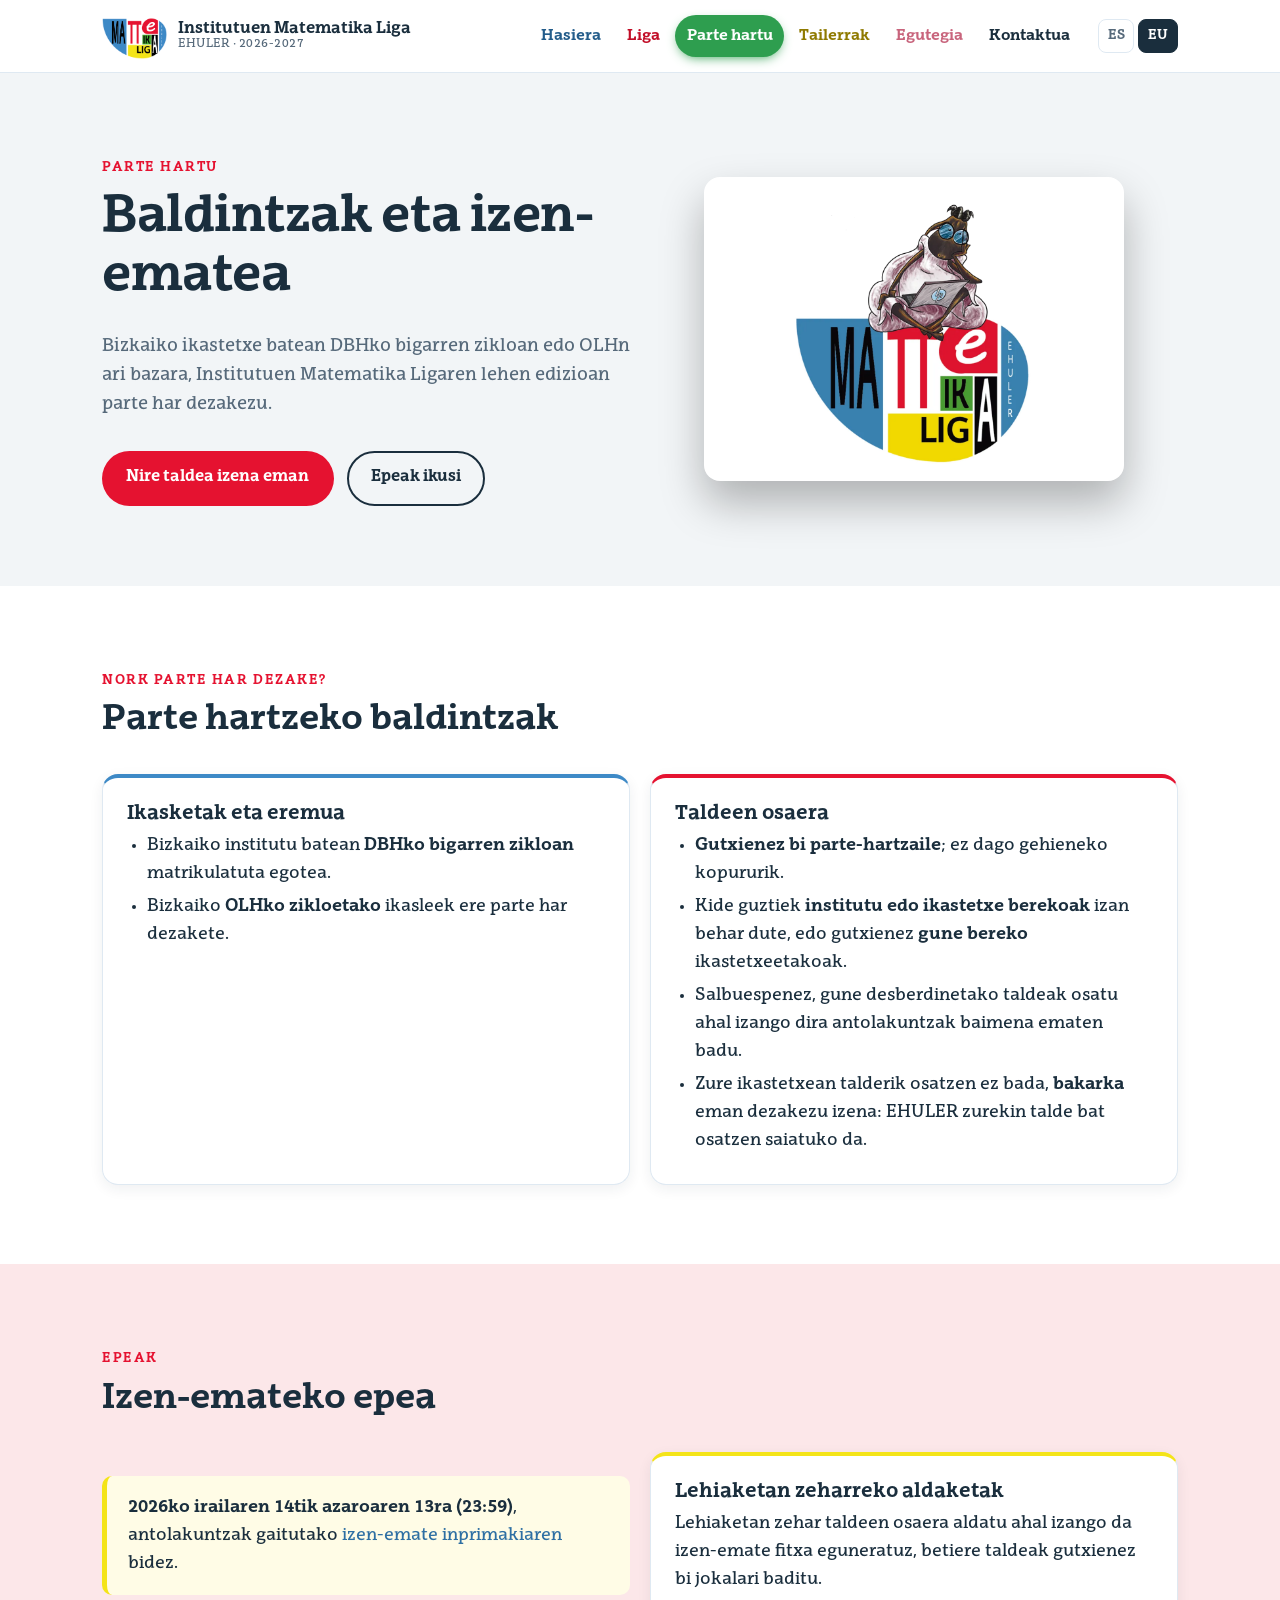
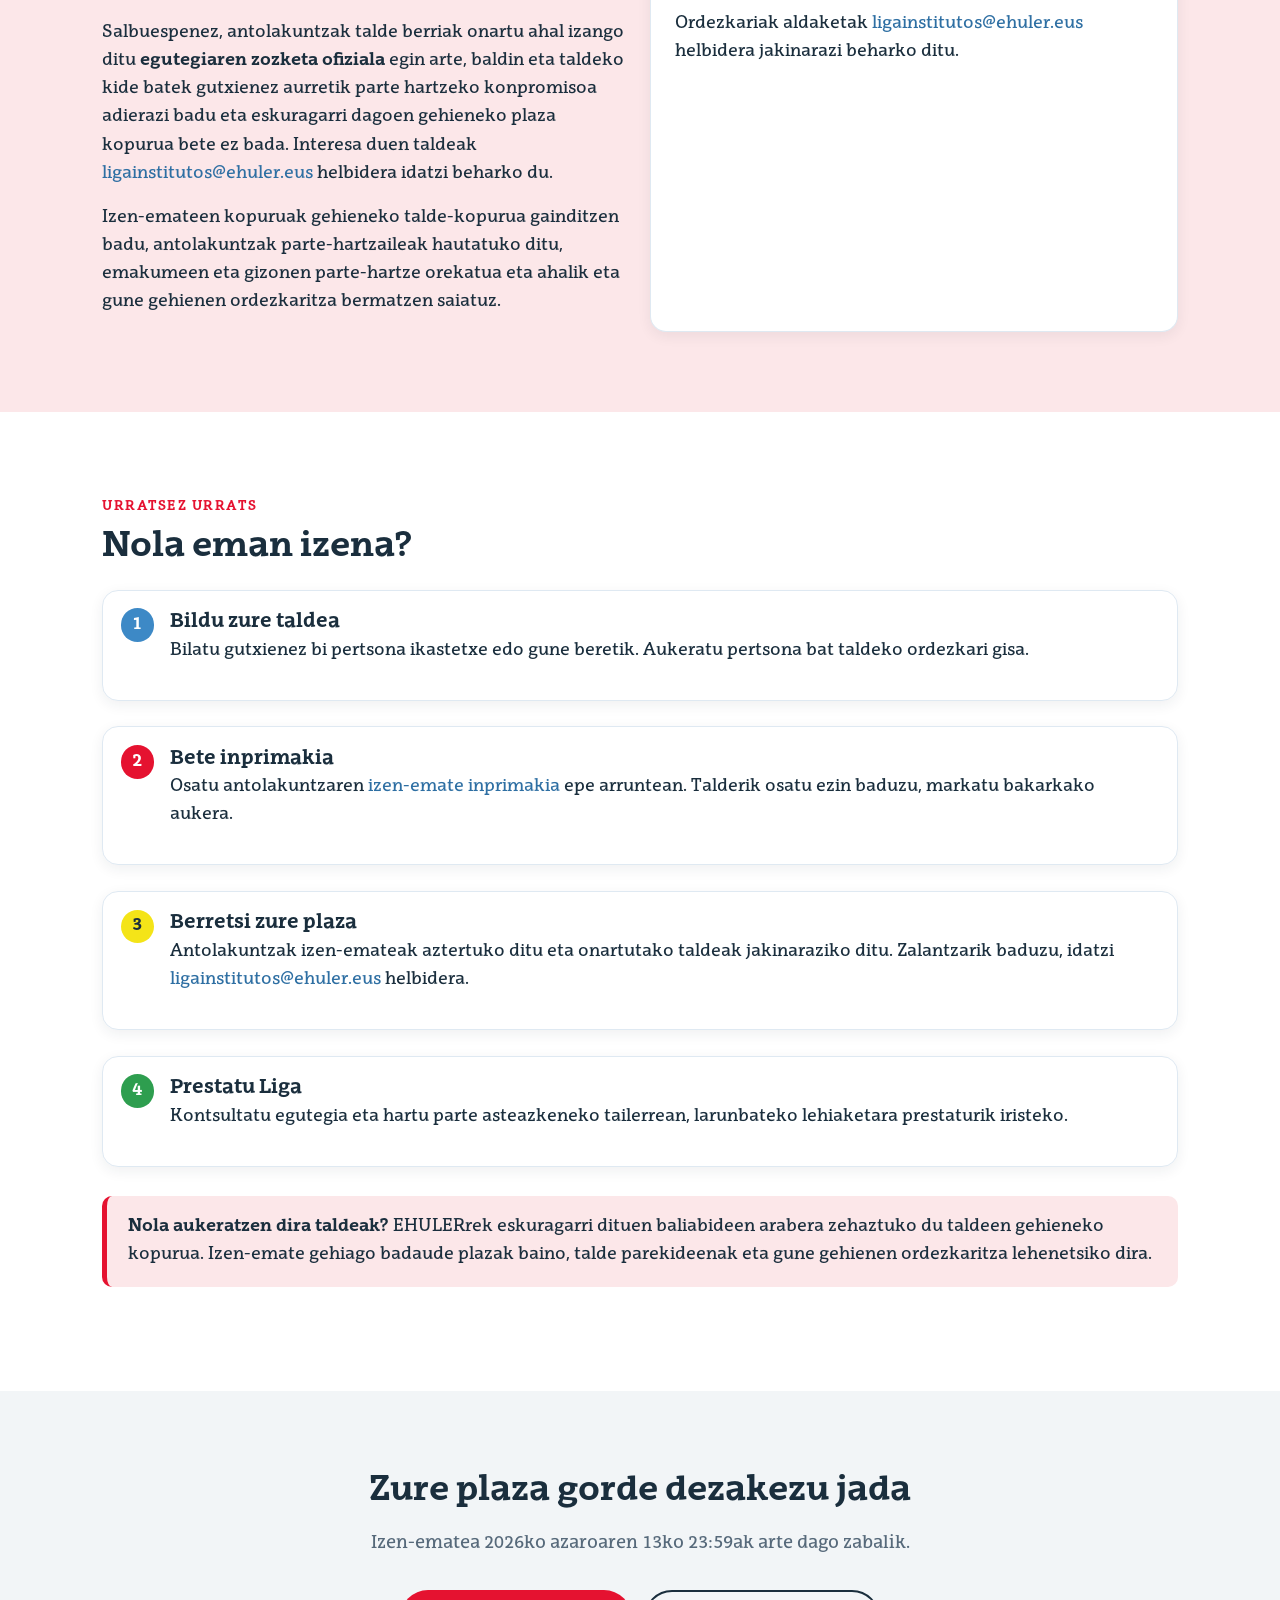
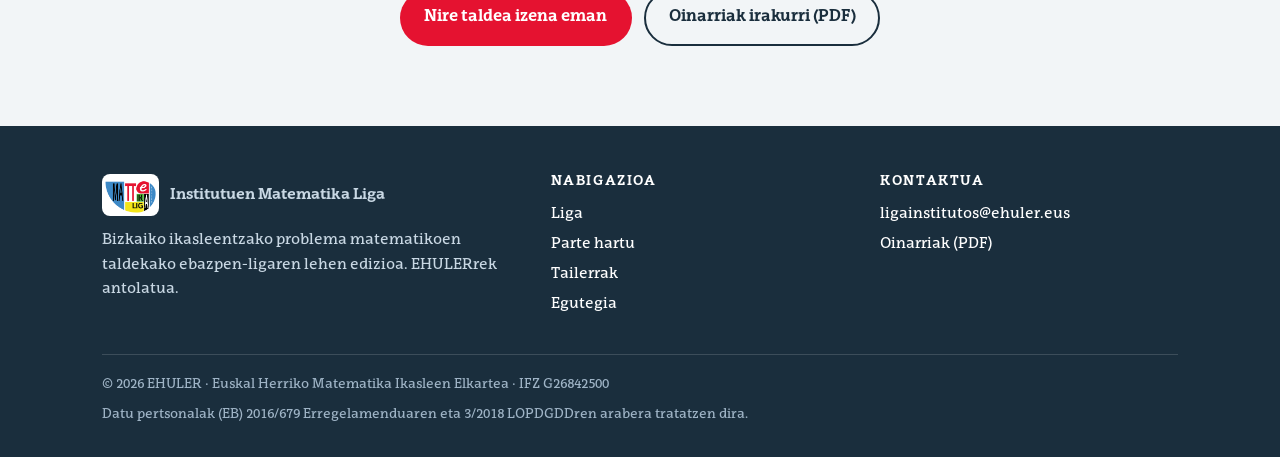
<file: eu/participa.html>
<!DOCTYPE html>
<html lang="eu">
<head>
<meta charset="utf-8">
<meta name="viewport" content="width=device-width, initial-scale=1">
<link rel="canonical" href="https://ligainstitutos.ehuler.eus/eu/participa.html">
<meta name="robots" content="index, follow">
<meta name="author" content="EHULER">
<meta name="theme-color" content="#1A2E3D">
<link rel="alternate" hreflang="es" href="https://ligainstitutos.ehuler.eus/es/participa.html">
<link rel="alternate" hreflang="eu" href="https://ligainstitutos.ehuler.eus/eu/participa.html">
<link rel="alternate" hreflang="x-default" href="https://ligainstitutos.ehuler.eus/es/index.html">
<meta property="og:type" content="website">
<meta property="og:site_name" content="EHULER | Liga Matemática de Institutos">
<meta property="og:title" content="Parte hartu eta izen-ematea | Institutuen Matematika Liga">
<meta property="og:description" content="Nork parte har dezakeen Bizkaiko Institutuen Matematika Ligan, nola osatu talde bat eta nola eman izena 2026ko irailaren 14tik azaroaren 13ra.">
<meta property="og:url" content="https://ligainstitutos.ehuler.eus/eu/participa.html">
<meta property="og:image" content="https://ligainstitutos.ehuler.eus/assets/img/og-image.png">
<meta property="og:image:width" content="1200">
<meta property="og:image:height" content="630">
<meta property="og:image:alt" content="Liga Matemática de Institutos · EHULER">
<meta property="og:locale" content="eu_ES">
<meta property="og:locale:alternate" content="es_ES">
<meta name="twitter:card" content="summary_large_image">
<meta name="twitter:title" content="Parte hartu eta izen-ematea | Institutuen Matematika Liga">
<meta name="twitter:description" content="Nork parte har dezakeen Bizkaiko Institutuen Matematika Ligan, nola osatu talde bat eta nola eman izena 2026ko irailaren 14tik azaroaren 13ra.">
<meta name="twitter:image" content="https://ligainstitutos.ehuler.eus/assets/img/og-image.png">

<script type="application/ld+json">
{
  "@context": "https://schema.org",
  "@type": "WebSite",
  "name": "Institutuen Matematika Liga",
  "url": "https://ligainstitutos.ehuler.eus/eu/participa.html",
  "inLanguage": "eu",
  "description": "Nork parte har dezakeen Bizkaiko Institutuen Matematika Ligan, nola osatu talde bat eta nola eman izena 2026ko irailaren 14tik azaroaren 13ra."
}
</script>
<script type="application/ld+json">
{
  "@context": "https://schema.org",
  "@type": "Organization",
  "name": "EHULER",
  "legalName": "Euskal Herriko Matematika Ikasleen Elkartea",
  "url": "https://www.ehuler.eus",
  "email": "ligainstitutos@ehuler.eus"
}
</script>


<title>Parte hartu eta izen-ematea | Institutuen Matematika Liga</title>
<meta name="description" content="Nork parte har dezakeen Bizkaiko Institutuen Matematika Ligan, nola osatu talde bat eta nola eman izena 2026ko irailaren 14tik azaroaren 13ra.">
<link rel="icon" href="../assets/img/favicon.ico" sizes="any">
<link rel="icon" href="../assets/img/favicon-32.png" sizes="32x32" type="image/png">
<link rel="apple-touch-icon" href="../assets/img/apple-touch-icon.png">
<link rel="stylesheet" href="../assets/css/style.css">
</head>
<body>

<header class="site-header">
  <div class="container site-header__inner">
    <a class="brand" href="index.html">
      <img src="../assets/img/logo_liga_matematica_institutos.png" alt="">
      <span class="brand__text">
        <span class="brand__title">Institutuen Matematika Liga</span>
        <span class="brand__sub">EHULER · 2026-2027</span>
      </span>
    </a>
    <button class="nav-toggle" aria-expanded="false" aria-controls="site-nav" aria-label="Menua zabaldu"><span></span></button>
    <nav class="nav" id="site-nav">
      <ul class="nav__list">
        <li><a class="nav-item nav-item--blue" href="index.html">Hasiera</a></li>
        <li><a class="nav-item nav-item--red" href="liga.html">Liga</a></li>
        <li><a class="nav-item nav-item--green" href="participa.html" aria-current="page">Parte hartu</a></li>
        <li><a class="nav-item nav-item--yellow" href="talleres.html">Tailerrak</a></li>
        <li><a class="nav-item nav-item--pink" href="calendario.html">Egutegia</a></li>
        <li><a class="nav-item nav-item--ink" href="contacto.html">Kontaktua</a></li>
      </ul>
    </nav>
    <div class="lang">
      <a href="../es/participa.html">ES</a>
      <a href="participa.html" aria-current="true">EU</a>
    </div>
  </div>
</header>

<section class="section section--tint">
  <div class="container">
    <div class="grid grid--2" style="align-items:center">
      <div data-reveal="left">
        <span class="eyebrow">Parte hartu</span>
        <h1>Baldintzak eta izen-ematea</h1>
        <p class="section__lead">Bizkaiko ikastetxe batean DBHko bigarren zikloan edo OLHn ari bazara, Institutuen Matematika Ligaren lehen edizioan parte har dezakezu.</p>
        <div class="btn-row mt-2">
          <a class="btn btn--primary" href="https://forms.cloud.microsoft/e/40tsiUAtMb" target="_blank" rel="noopener">Nire taldea izena eman</a>
          <a class="btn btn--ghost" href="#plazos">Epeak ikusi</a>
        </div>
      </div>
      <figure class="hero__mascot" data-reveal="right">
        <div class="mascot">
          <img src="../assets/img/latxu/latxuGris4ehuler.webp" alt="Latxu, Ligako maskota, bere ordenagailuarekin">
        </div>
      </figure>
    </div>
  </div>
</section>

<section class="section">
  <div class="container">
    <span class="eyebrow">Nork parte har dezake?</span>
    <h2>Parte hartzeko baldintzak</h2>
    <div class="grid grid--2 mt-2" data-reveal="right">
      <div class="card card--accent">
        <h3>Ikasketak eta eremua</h3>
        <ul>
          <li>Bizkaiko institutu batean <strong>DBHko bigarren zikloan</strong> matrikulatuta egotea.</li>
          <li>Bizkaiko <strong>OLHko zikloetako</strong> ikasleek ere parte har dezakete.</li>
        </ul>
      </div>
      <div class="card card--red">
        <h3>Taldeen osaera</h3>
        <ul>
          <li><strong>Gutxienez bi parte-hartzaile</strong>; ez dago gehieneko kopururik.</li>
          <li>Kide guztiek <strong>institutu edo ikastetxe berekoak</strong> izan behar dute, edo gutxienez <strong>gune bereko</strong> ikastetxeetakoak.</li>
          <li>Salbuespenez, gune desberdinetako taldeak osatu ahal izango dira antolakuntzak baimena ematen badu.</li>
          <li>Zure ikastetxean talderik osatzen ez bada, <strong>bakarka</strong> eman dezakezu izena: EHULER zurekin talde bat osatzen saiatuko da.</li>
        </ul>
      </div>
    </div>
  </div>
</section>

<section class="section section--pink" id="plazos">
  <div class="container">
    <span class="eyebrow">Epeak</span>
    <h2>Izen-emateko epea</h2>
    <div class="grid grid--2 mt-2" style="align-items:start">
      <div data-reveal="left">
        <div class="callout">
          <p><strong>2026ko irailaren 14tik azaroaren 13ra (23:59)</strong>, antolakuntzak gaitutako <a href="https://forms.cloud.microsoft/e/40tsiUAtMb" target="_blank" rel="noopener">izen-emate inprimakiaren</a> bidez.</p>
        </div>
        <p>Salbuespenez, antolakuntzak talde berriak onartu ahal izango ditu <strong>egutegiaren zozketa ofiziala</strong> egin arte, baldin eta taldeko kide batek gutxienez aurretik parte hartzeko konpromisoa adierazi badu eta eskuragarri dagoen gehieneko plaza kopurua bete ez bada. Interesa duen taldeak <a href="mailto:ligainstitutos@ehuler.eus">ligainstitutos@ehuler.eus</a> helbidera idatzi beharko du.</p>
        <p>Izen-emateen kopuruak gehieneko talde-kopurua gainditzen badu, antolakuntzak parte-hartzaileak hautatuko ditu, emakumeen eta gizonen parte-hartze orekatua eta ahalik eta gune gehienen ordezkaritza bermatzen saiatuz.</p>
      </div>
      <div class="card card--yellow">
        <h3>Lehiaketan zeharreko aldaketak</h3>
        <p>Lehiaketan zehar taldeen osaera aldatu ahal izango da izen-emate fitxa eguneratuz, betiere taldeak gutxienez bi jokalari baditu.</p>
        <p>Ordezkariak aldaketak <a href="mailto:ligainstitutos@ehuler.eus">ligainstitutos@ehuler.eus</a> helbidera jakinarazi beharko ditu.</p>
      </div>
    </div>
  </div>
</section>

<section class="section">
  <div class="container">
    <span class="eyebrow">Urratsez urrats</span>
    <h2>Nola eman izena?</h2>
    <ol class="steps mt-2" data-reveal="right">
      <li>
        <h3>Bildu zure taldea</h3>
        <p>Bilatu gutxienez bi pertsona ikastetxe edo gune beretik. Aukeratu pertsona bat taldeko ordezkari gisa.</p>
      </li>
      <li>
        <h3>Bete inprimakia</h3>
        <p>Osatu antolakuntzaren <a href="https://forms.cloud.microsoft/e/40tsiUAtMb" target="_blank" rel="noopener">izen-emate inprimakia</a> epe arruntean. Talderik osatu ezin baduzu, markatu bakarkako aukera.</p>
      </li>
      <li>
        <h3>Berretsi zure plaza</h3>
        <p>Antolakuntzak izen-emateak aztertuko ditu eta onartutako taldeak jakinaraziko ditu. Zalantzarik baduzu, idatzi <a href="mailto:ligainstitutos@ehuler.eus">ligainstitutos@ehuler.eus</a> helbidera.</p>
      </li>
      <li>
        <h3>Prestatu Liga</h3>
        <p>Kontsultatu egutegia eta hartu parte asteazkeneko tailerrean, larunbateko lehiaketara prestaturik iristeko.</p>
      </li>
    </ol>
    <div class="callout callout--red mt-2">
      <p><strong>Nola aukeratzen dira taldeak?</strong> EHULERrek eskuragarri dituen baliabideen arabera zehaztuko du taldeen gehieneko kopurua. Izen-emate gehiago badaude plazak baino, talde parekideenak eta gune gehienen ordezkaritza lehenetsiko dira.</p>
    </div>
  </div>
</section>

<section class="section section--tint">
  <div class="container center" data-reveal="left">
    <h2>Zure plaza gorde dezakezu jada</h2>
    <p class="section__lead">Izen-ematea 2026ko azaroaren 13ko 23:59ak arte dago zabalik.</p>
    <div class="btn-row mt-2" style="justify-content:center">
      <a class="btn btn--primary" href="https://forms.cloud.microsoft/e/40tsiUAtMb" target="_blank" rel="noopener">Nire taldea izena eman</a>
      <a class="btn btn--ghost" href="../pdf/Oinarriak_Institutu_Matematika_Liga_2026-2027_EU.pdf" target="_blank" rel="noopener">Oinarriak irakurri (PDF)</a>
    </div>
  </div>
</section>

<footer class="site-footer">
  <div class="container">
    <div class="footer-grid">
      <div>
        <div class="footer-brand">
          <img src="../assets/img/logo_liga_matematica_institutos.png" alt="">
          <strong>Institutuen Matematika Liga</strong>
        </div>
        <p>Bizkaiko ikasleentzako problema matematikoen taldekako ebazpen-ligaren lehen edizioa. EHULERrek antolatua.</p>
      </div>
      <div>
        <h4>Nabigazioa</h4>
        <ul>
          <li><a href="liga.html">Liga</a></li>
          <li><a href="participa.html">Parte hartu</a></li>
          <li><a href="talleres.html">Tailerrak</a></li>
          <li><a href="calendario.html">Egutegia</a></li>
        </ul>
      </div>
      <div>
        <h4>Kontaktua</h4>
        <ul>
          <li><a href="mailto:ligainstitutos@ehuler.eus">ligainstitutos@ehuler.eus</a></li>
          <li><a href="../pdf/Oinarriak_Institutu_Matematika_Liga_2026-2027_EU.pdf" target="_blank" rel="noopener">Oinarriak (PDF)</a></li>
        </ul>
      </div>
    </div>
    <div class="footer-bottom">
      <span>© 2026 EHULER · Euskal Herriko Matematika Ikasleen Elkartea · IFZ G26842500</span>
      <span>Datu pertsonalak (EB) 2016/679 Erregelamenduaren eta 3/2018 LOPDGDDren arabera tratatzen dira.</span>
    </div>
  </div>
</footer>

<script src="../assets/js/main.js"></script>
</body>
</html>
</file>
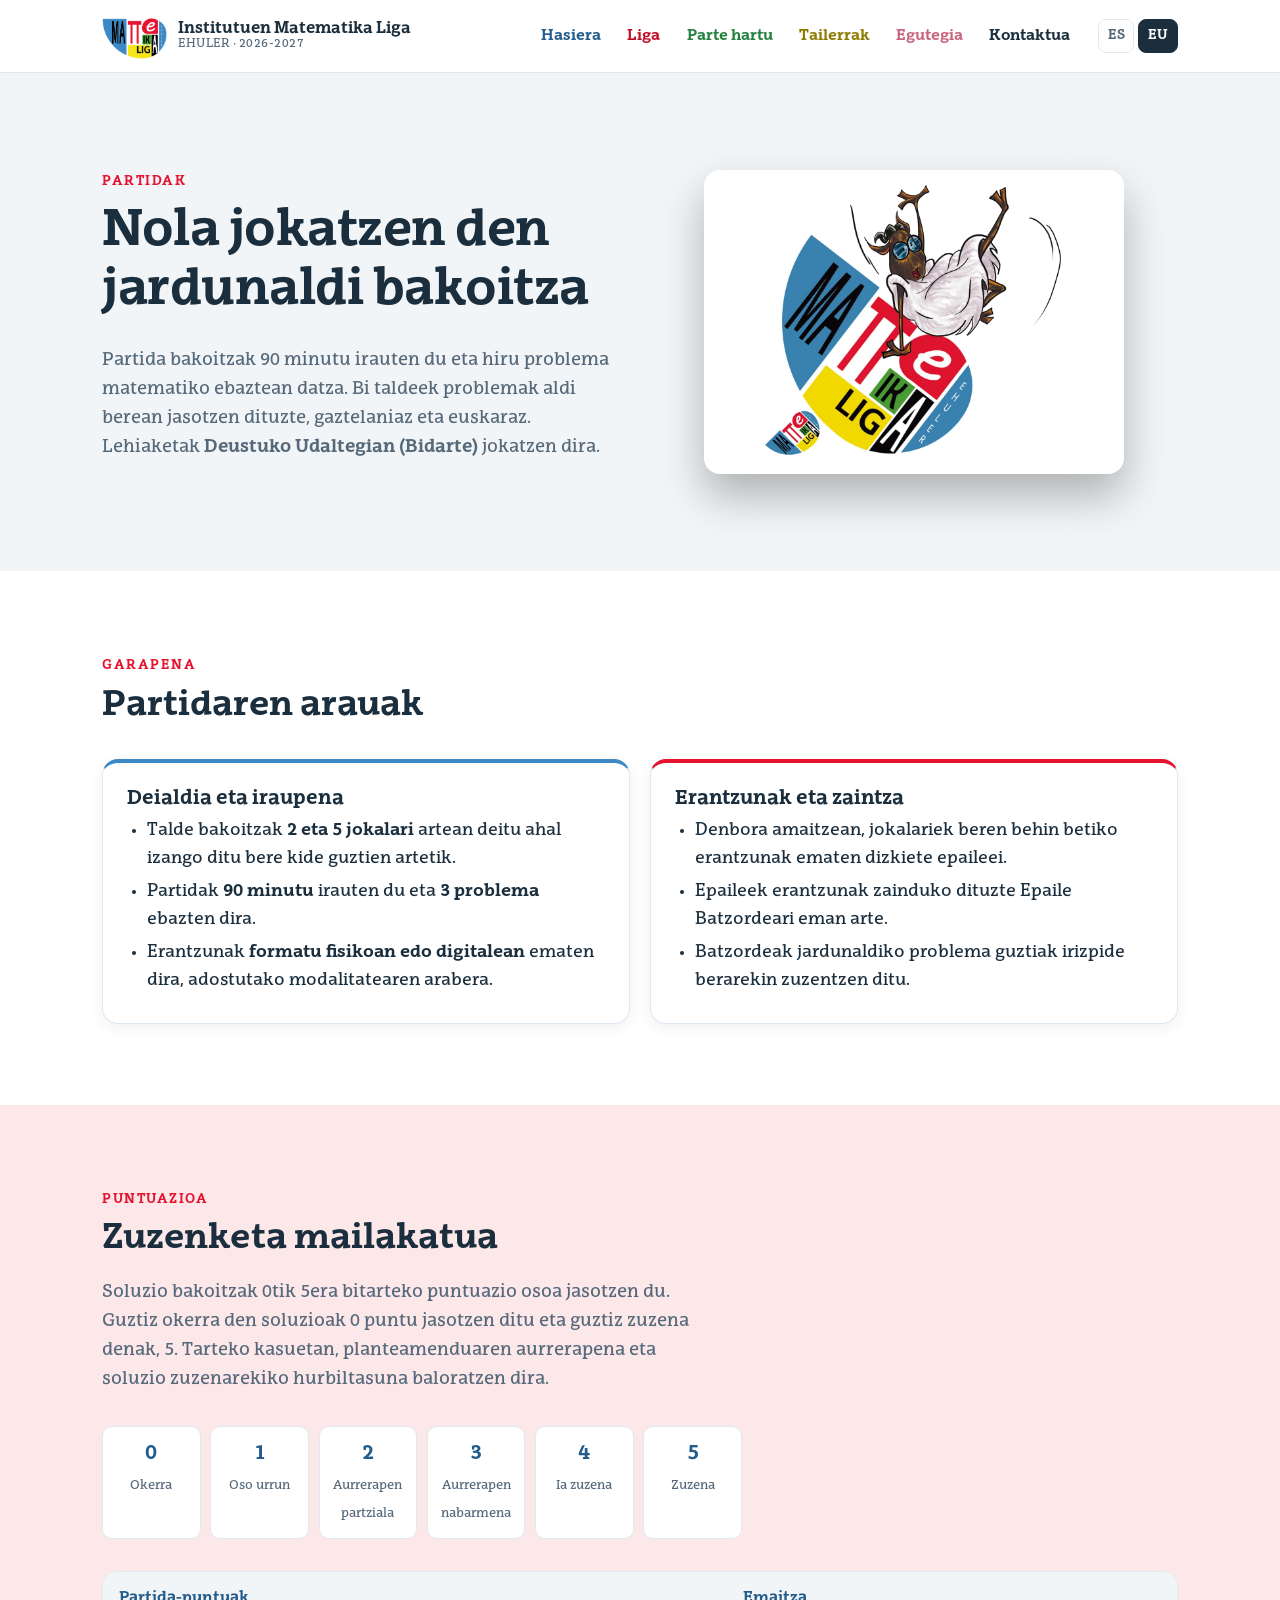
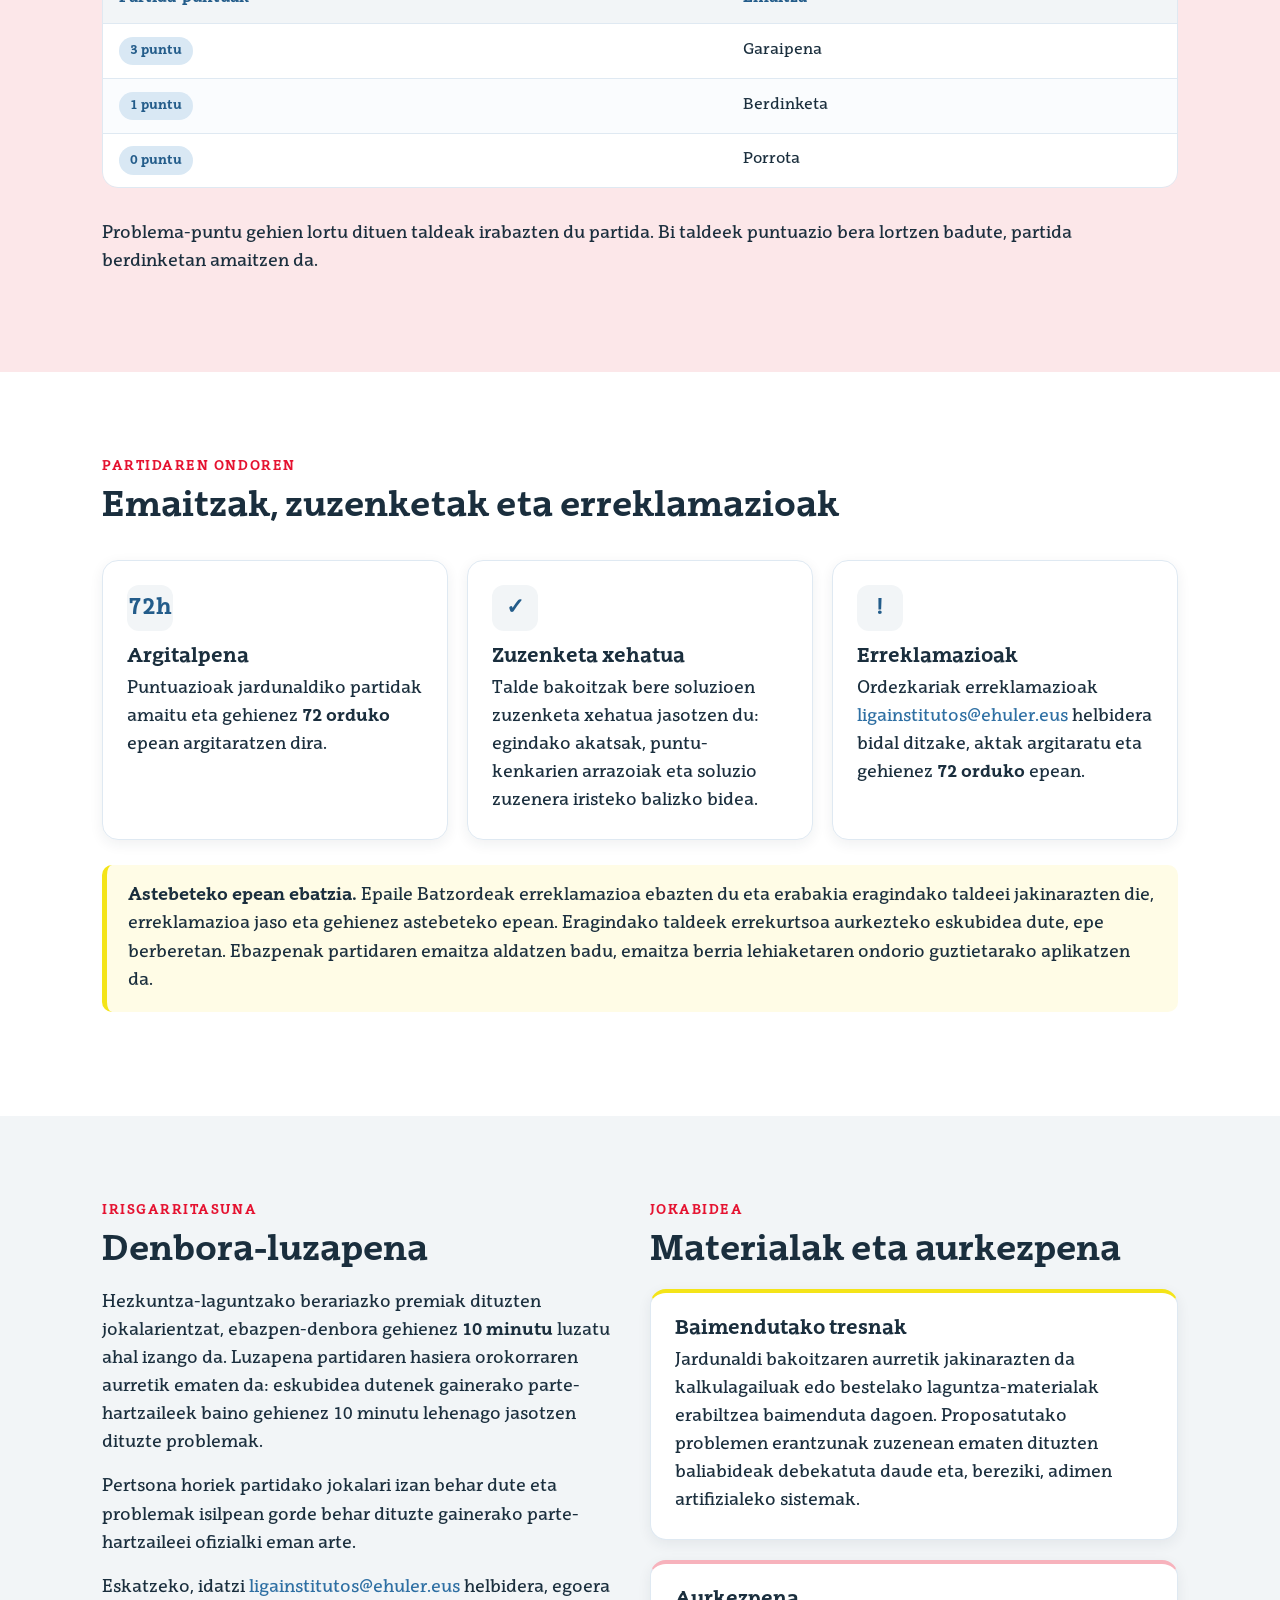
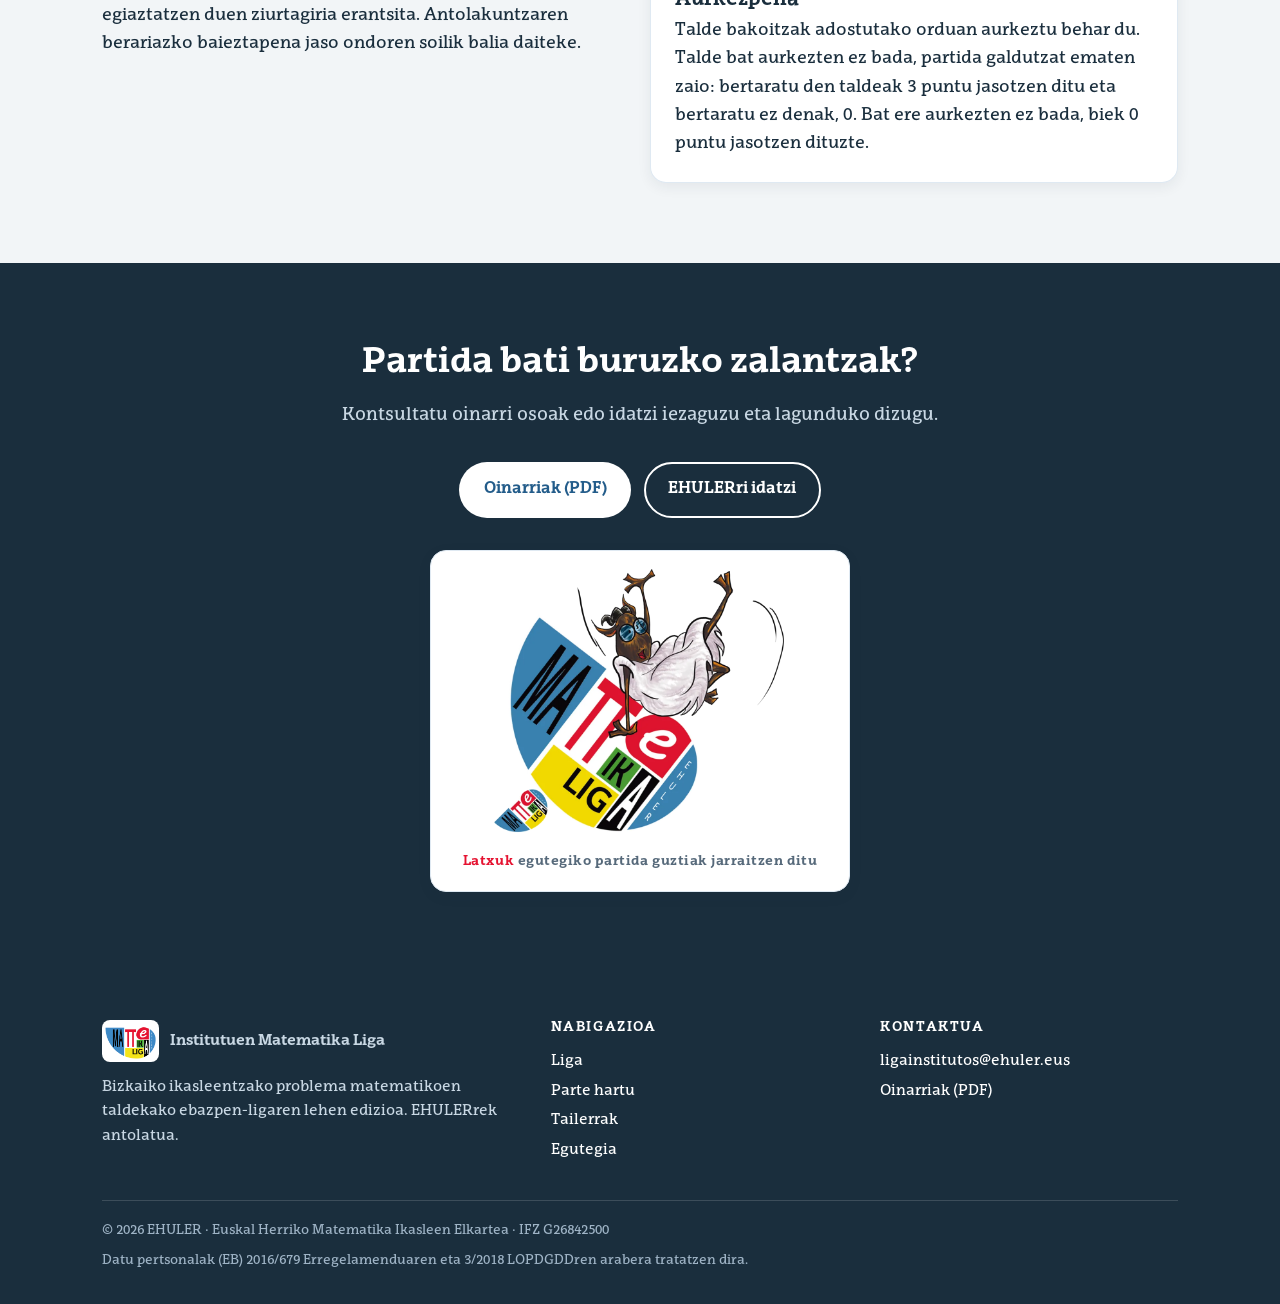
<file: eu/partidos.html>
<!DOCTYPE html>
<html lang="eu">
<head>
<meta charset="utf-8">
<meta name="viewport" content="width=device-width, initial-scale=1">
<link rel="canonical" href="https://ligainstitutos.ehuler.eus/eu/partidos.html">
<meta name="robots" content="index, follow">
<meta name="author" content="EHULER">
<meta name="theme-color" content="#1A2E3D">
<link rel="alternate" hreflang="es" href="https://ligainstitutos.ehuler.eus/es/partidos.html">
<link rel="alternate" hreflang="eu" href="https://ligainstitutos.ehuler.eus/eu/partidos.html">
<link rel="alternate" hreflang="x-default" href="https://ligainstitutos.ehuler.eus/es/index.html">
<meta property="og:type" content="website">
<meta property="og:site_name" content="EHULER | Liga Matemática de Institutos">
<meta property="og:title" content="Partidak eta puntuazioa | Institutuen Matematika Liga">
<meta property="og:description" content="Institutuen Matematika Ligako partiden garapena: iraupena, problemak, 0tik 5era bitarteko puntuazioa, zuzenketa, erreklamazioak eta irisgarritasuna.">
<meta property="og:url" content="https://ligainstitutos.ehuler.eus/eu/partidos.html">
<meta property="og:image" content="https://ligainstitutos.ehuler.eus/assets/img/og-image.png">
<meta property="og:image:width" content="1200">
<meta property="og:image:height" content="630">
<meta property="og:image:alt" content="Liga Matemática de Institutos · EHULER">
<meta property="og:locale" content="eu_ES">
<meta property="og:locale:alternate" content="es_ES">
<meta name="twitter:card" content="summary_large_image">
<meta name="twitter:title" content="Partidak eta puntuazioa | Institutuen Matematika Liga">
<meta name="twitter:description" content="Institutuen Matematika Ligako partiden garapena: iraupena, problemak, 0tik 5era bitarteko puntuazioa, zuzenketa, erreklamazioak eta irisgarritasuna.">
<meta name="twitter:image" content="https://ligainstitutos.ehuler.eus/assets/img/og-image.png">

<script type="application/ld+json">
{
  "@context": "https://schema.org",
  "@type": "WebSite",
  "name": "Institutuen Matematika Liga",
  "url": "https://ligainstitutos.ehuler.eus/eu/partidos.html",
  "inLanguage": "eu",
  "description": "Institutuen Matematika Ligako partiden garapena: iraupena, problemak, 0tik 5era bitarteko puntuazioa, zuzenketa, erreklamazioak eta irisgarritasuna."
}
</script>
<script type="application/ld+json">
{
  "@context": "https://schema.org",
  "@type": "Organization",
  "name": "EHULER",
  "legalName": "Euskal Herriko Matematika Ikasleen Elkartea",
  "url": "https://www.ehuler.eus",
  "email": "ligainstitutos@ehuler.eus"
}
</script>


<title>Partidak eta puntuazioa | Institutuen Matematika Liga</title>
<meta name="description" content="Institutuen Matematika Ligako partiden garapena: iraupena, problemak, 0tik 5era bitarteko puntuazioa, zuzenketa, erreklamazioak eta irisgarritasuna.">
<link rel="icon" href="../assets/img/favicon.ico" sizes="any">
<link rel="icon" href="../assets/img/favicon-32.png" sizes="32x32" type="image/png">
<link rel="apple-touch-icon" href="../assets/img/apple-touch-icon.png">
<link rel="stylesheet" href="../assets/css/style.css">
</head>
<body>

<header class="site-header">
  <div class="container site-header__inner">
    <a class="brand" href="index.html">
      <img src="../assets/img/logo_liga_matematica_institutos.png" alt="">
      <span class="brand__text">
        <span class="brand__title">Institutuen Matematika Liga</span>
        <span class="brand__sub">EHULER · 2026-2027</span>
      </span>
    </a>
    <button class="nav-toggle" aria-expanded="false" aria-controls="site-nav" aria-label="Menua zabaldu"><span></span></button>
    <nav class="nav" id="site-nav">
      <ul class="nav__list">
        <li><a class="nav-item nav-item--blue" href="index.html">Hasiera</a></li>
        <li><a class="nav-item nav-item--red" href="liga.html">Liga</a></li>
        <li><a class="nav-item nav-item--green" href="participa.html">Parte hartu</a></li>
        <li><a class="nav-item nav-item--yellow" href="talleres.html">Tailerrak</a></li>
        <li><a class="nav-item nav-item--pink" href="calendario.html">Egutegia</a></li>
        <li><a class="nav-item nav-item--ink" href="contacto.html">Kontaktua</a></li>
      </ul>
    </nav>
    <div class="lang">
      <a href="../es/partidos.html">ES</a>
      <a href="partidos.html" aria-current="true">EU</a>
    </div>
  </div>
</header>

<section class="section section--tint">
  <div class="container">
    <div class="grid grid--2" style="align-items:center">
      <div data-reveal="left">
        <span class="eyebrow">Partidak</span>
        <h1>Nola jokatzen den jardunaldi bakoitza</h1>
        <p class="section__lead">Partida bakoitzak 90 minutu irauten du eta hiru problema matematiko ebaztean datza. Bi taldeek problemak aldi berean jasotzen dituzte, gaztelaniaz eta euskaraz. Lehiaketak <strong>Deustuko Udaltegian (Bidarte)</strong> jokatzen dira.</p>
      </div>
      <figure class="hero__mascot" data-reveal="right">
        <div class="mascot">
          <img src="../assets/img/latxu/latxuGris6ehuler.webp" alt="Latxu, Ligako maskota, partida bateko soluzioekin">
        </div>
      </figure>
    </div>
  </div>
</section>

<section class="section">
  <div class="container">
    <span class="eyebrow">Garapena</span>
    <h2>Partidaren arauak</h2>
    <div class="grid grid--2 mt-2" data-reveal="right">
      <div class="card card--accent">
        <h3>Deialdia eta iraupena</h3>
        <ul>
          <li>Talde bakoitzak <strong>2 eta 5 jokalari</strong> artean deitu ahal izango ditu bere kide guztien artetik.</li>
          <li>Partidak <strong>90 minutu</strong> irauten du eta <strong>3 problema</strong> ebazten dira.</li>
          <li>Erantzunak <strong>formatu fisikoan edo digitalean</strong> ematen dira, adostutako modalitatearen arabera.</li>
        </ul>
      </div>
      <div class="card card--red">
        <h3>Erantzunak eta zaintza</h3>
        <ul>
          <li>Denbora amaitzean, jokalariek beren behin betiko erantzunak ematen dizkiete epaileei.</li>
          <li>Epaileek erantzunak zainduko dituzte Epaile Batzordeari eman arte.</li>
          <li>Batzordeak jardunaldiko problema guztiak irizpide berarekin zuzentzen ditu.</li>
        </ul>
      </div>
    </div>
  </div>
</section>

<section class="section section--pink">
  <div class="container">
    <span class="eyebrow">Puntuazioa</span>
    <h2>Zuzenketa mailakatua</h2>
    <p class="section__lead">Soluzio bakoitzak 0tik 5era bitarteko puntuazio osoa jasotzen du. Guztiz okerra den soluzioak 0 puntu jasotzen ditu eta guztiz zuzena denak, 5. Tarteko kasuetan, planteamenduaren aurrerapena eta soluzio zuzenarekiko hurbiltasuna baloratzen dira.</p>
    <div class="scale mt-2" aria-label="0tik 5era bitarteko puntuazio-eskala" data-reveal="left">
      <div><strong>0</strong><span>Okerra</span></div>
      <div><strong>1</strong><span>Oso urrun</span></div>
      <div><strong>2</strong><span>Aurrerapen partziala</span></div>
      <div><strong>3</strong><span>Aurrerapen nabarmena</span></div>
      <div><strong>4</strong><span>Ia zuzena</span></div>
      <div><strong>5</strong><span>Zuzena</span></div>
    </div>
    <div class="table-wrap mt-2">
      <table>
        <thead><tr><th>Partida-puntuak</th><th>Emaitza</th></tr></thead>
        <tbody>
          <tr><td><span class="pill">3 puntu</span></td><td>Garaipena</td></tr>
          <tr><td><span class="pill">1 puntu</span></td><td>Berdinketa</td></tr>
          <tr><td><span class="pill">0 puntu</span></td><td>Porrota</td></tr>
        </tbody>
      </table>
    </div>
    <p class="mt-2">Problema-puntu gehien lortu dituen taldeak irabazten du partida. Bi taldeek puntuazio bera lortzen badute, partida berdinketan amaitzen da.</p>
  </div>
</section>

<section class="section">
  <div class="container">
    <span class="eyebrow">Partidaren ondoren</span>
    <h2>Emaitzak, zuzenketak eta erreklamazioak</h2>
    <div class="grid grid--3 mt-2" data-reveal="right">
      <div class="card">
        <div class="card__icon">72h</div>
        <h3>Argitalpena</h3>
        <p>Puntuazioak jardunaldiko partidak amaitu eta gehienez <strong>72 orduko</strong> epean argitaratzen dira.</p>
      </div>
      <div class="card">
        <div class="card__icon">✓</div>
        <h3>Zuzenketa xehatua</h3>
        <p>Talde bakoitzak bere soluzioen zuzenketa xehatua jasotzen du: egindako akatsak, puntu-kenkarien arrazoiak eta soluzio zuzenera iristeko balizko bidea.</p>
      </div>
      <div class="card">
        <div class="card__icon">!</div>
        <h3>Erreklamazioak</h3>
        <p>Ordezkariak erreklamazioak <a href="mailto:ligainstitutos@ehuler.eus">ligainstitutos@ehuler.eus</a> helbidera bidal ditzake, aktak argitaratu eta gehienez <strong>72 orduko</strong> epean.</p>
      </div>
    </div>
    <div class="callout mt-2">
      <p><strong>Astebeteko epean ebatzia.</strong> Epaile Batzordeak erreklamazioa ebazten du eta erabakia eragindako taldeei jakinarazten die, erreklamazioa jaso eta gehienez astebeteko epean. Eragindako taldeek errekurtsoa aurkezteko eskubidea dute, epe berberetan. Ebazpenak partidaren emaitza aldatzen badu, emaitza berria lehiaketaren ondorio guztietarako aplikatzen da.</p>
    </div>
  </div>
</section>

<section class="section section--tint">
  <div class="container">
    <div class="grid grid--2" style="align-items:start">
      <div data-reveal="left">
        <span class="eyebrow">Irisgarritasuna</span>
        <h2>Denbora-luzapena</h2>
        <p>Hezkuntza-laguntzako berariazko premiak dituzten jokalarientzat, ebazpen-denbora gehienez <strong>10 minutu</strong> luzatu ahal izango da. Luzapena partidaren hasiera orokorraren aurretik ematen da: eskubidea dutenek gainerako parte-hartzaileek baino gehienez 10 minutu lehenago jasotzen dituzte problemak.</p>
        <p>Pertsona horiek partidako jokalari izan behar dute eta problemak isilpean gorde behar dituzte gainerako parte-hartzaileei ofizialki eman arte.</p>
        <p>Eskatzeko, idatzi <a href="mailto:ligainstitutos@ehuler.eus">ligainstitutos@ehuler.eus</a> helbidera, egoera egiaztatzen duen ziurtagiria erantsita. Antolakuntzaren berariazko baieztapena jaso ondoren soilik balia daiteke.</p>
      </div>
      <div>
        <span class="eyebrow">Jokabidea</span>
        <h2>Materialak eta aurkezpena</h2>
        <div class="card card--yellow">
          <h3>Baimendutako tresnak</h3>
          <p>Jardunaldi bakoitzaren aurretik jakinarazten da kalkulagailuak edo bestelako laguntza-materialak erabiltzea baimenduta dagoen. Proposatutako problemen erantzunak zuzenean ematen dituzten baliabideak debekatuta daude eta, bereziki, adimen artifizialeko sistemak.</p>
        </div>
        <div class="card card--pink" style="margin-top:1.2rem">
          <h3>Aurkezpena</h3>
          <p>Talde bakoitzak adostutako orduan aurkeztu behar du. Talde bat aurkezten ez bada, partida galdutzat ematen zaio: bertaratu den taldeak 3 puntu jasotzen ditu eta bertaratu ez denak, 0. Bat ere aurkezten ez bada, biek 0 puntu jasotzen dituzte.</p>
        </div>
      </div>
    </div>
  </div>
</section>

<section class="section section--ink">
  <div class="container center" data-reveal="right">
    <h2>Partida bati buruzko zalantzak?</h2>
    <p class="section__lead" style="color:#C9D8E4">Kontsultatu oinarri osoak edo idatzi iezaguzu eta lagunduko dizugu.</p>
    <div class="btn-row mt-2" style="justify-content:center">
      <a class="btn btn--light" href="../pdf/Oinarriak_Institutu_Matematika_Liga_2026-2027_EU.pdf" target="_blank" rel="noopener">Oinarriak (PDF)</a>
      <a class="btn btn--ghost" style="color:#fff;border-color:#fff" href="mailto:ligainstitutos@ehuler.eus">EHULERri idatzi</a>
    </div>
    <figure class="mascot" style="max-width:420px;margin:2rem auto 0">
      <img src="../assets/img/latxu/latxuGris6ehuler.webp" alt="Latxu, Ligako maskota, partida bateko soluzioekin">
      <figcaption><span class="mascot__name">Latxuk</span> egutegiko partida guztiak jarraitzen ditu</figcaption>
    </figure>
  </div>
</section>

<footer class="site-footer">
  <div class="container">
    <div class="footer-grid">
      <div>
        <div class="footer-brand">
          <img src="../assets/img/logo_liga_matematica_institutos.png" alt="">
          <strong>Institutuen Matematika Liga</strong>
        </div>
        <p>Bizkaiko ikasleentzako problema matematikoen taldekako ebazpen-ligaren lehen edizioa. EHULERrek antolatua.</p>
      </div>
      <div>
        <h4>Nabigazioa</h4>
        <ul>
          <li><a href="liga.html">Liga</a></li>
          <li><a href="participa.html">Parte hartu</a></li>
          <li><a href="talleres.html">Tailerrak</a></li>
          <li><a href="calendario.html">Egutegia</a></li>
        </ul>
      </div>
      <div>
        <h4>Kontaktua</h4>
        <ul>
          <li><a href="mailto:ligainstitutos@ehuler.eus">ligainstitutos@ehuler.eus</a></li>
          <li><a href="../pdf/Oinarriak_Institutu_Matematika_Liga_2026-2027_EU.pdf" target="_blank" rel="noopener">Oinarriak (PDF)</a></li>
        </ul>
      </div>
    </div>
    <div class="footer-bottom">
      <span>© 2026 EHULER · Euskal Herriko Matematika Ikasleen Elkartea · IFZ G26842500</span>
      <span>Datu pertsonalak (EB) 2016/679 Erregelamenduaren eta 3/2018 LOPDGDDren arabera tratatzen dira.</span>
    </div>
  </div>
</footer>

<script src="../assets/js/main.js"></script>
</body>
</html>
</file>
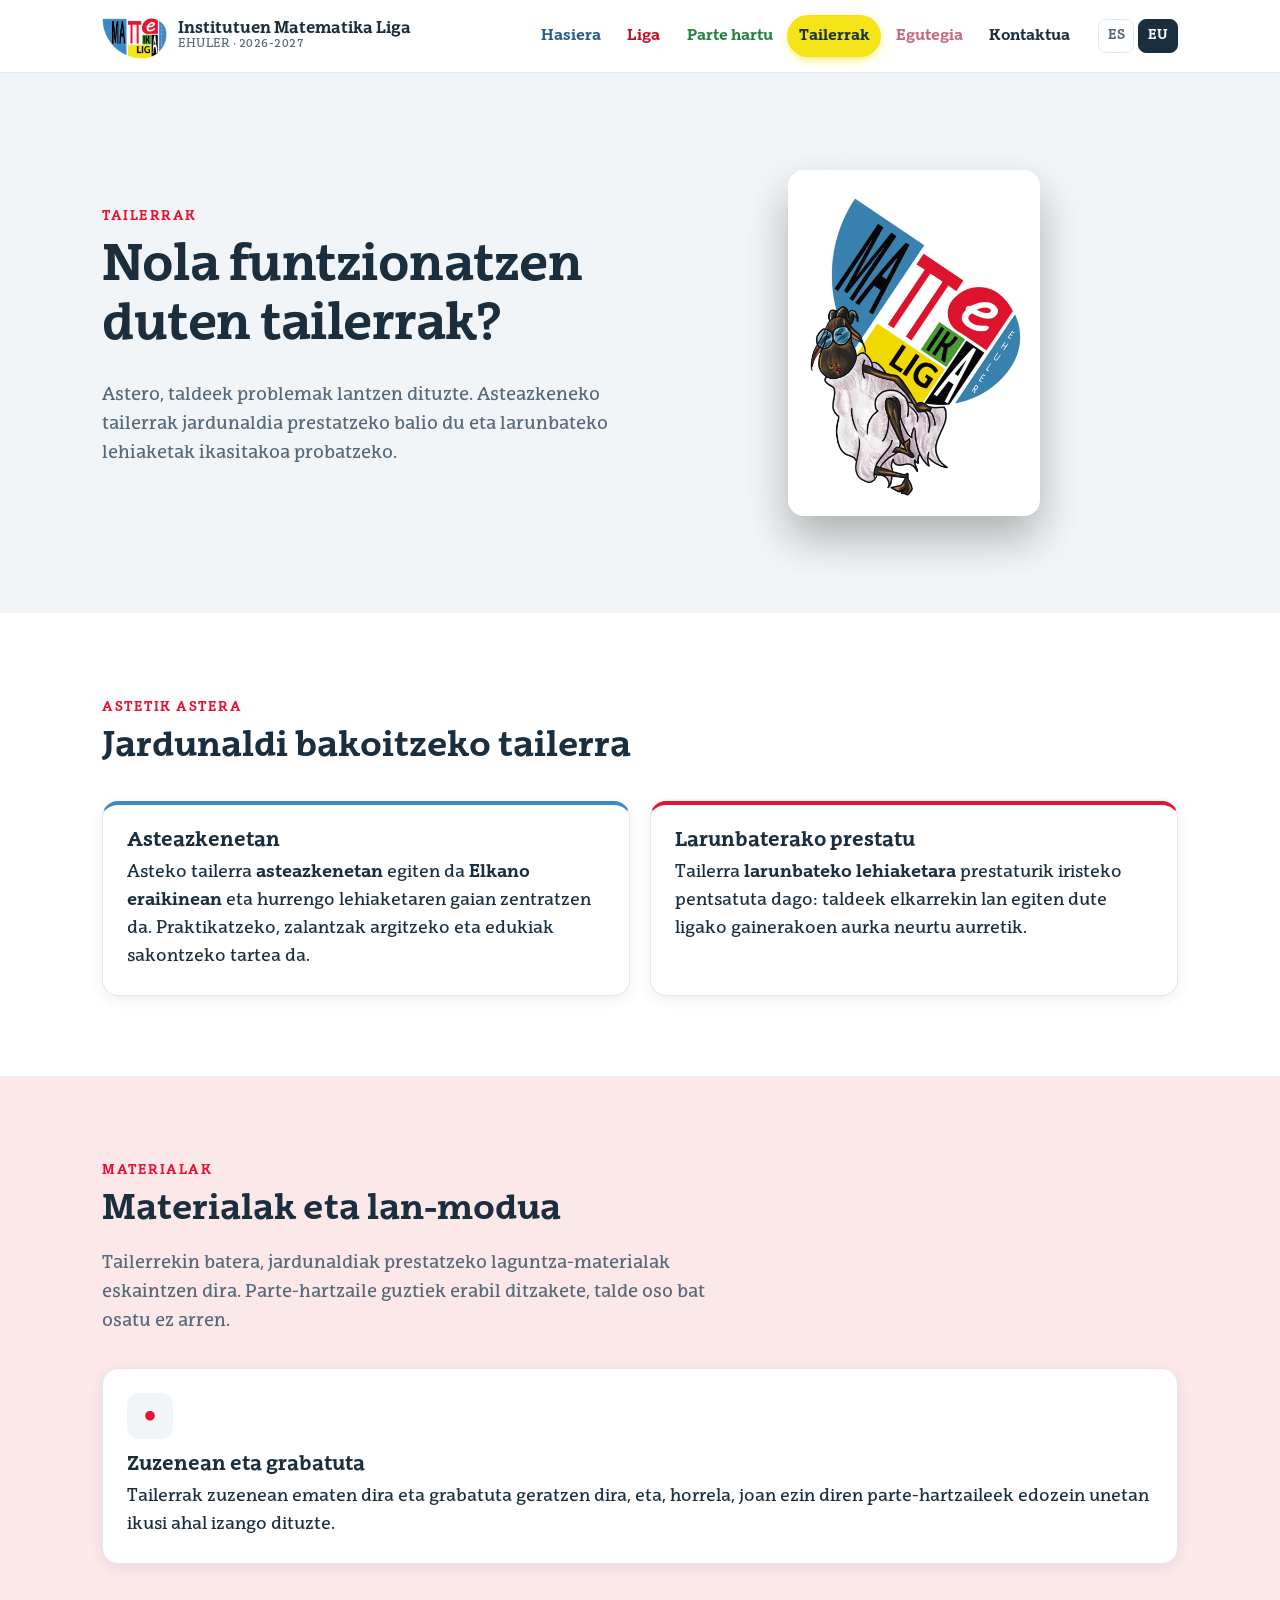
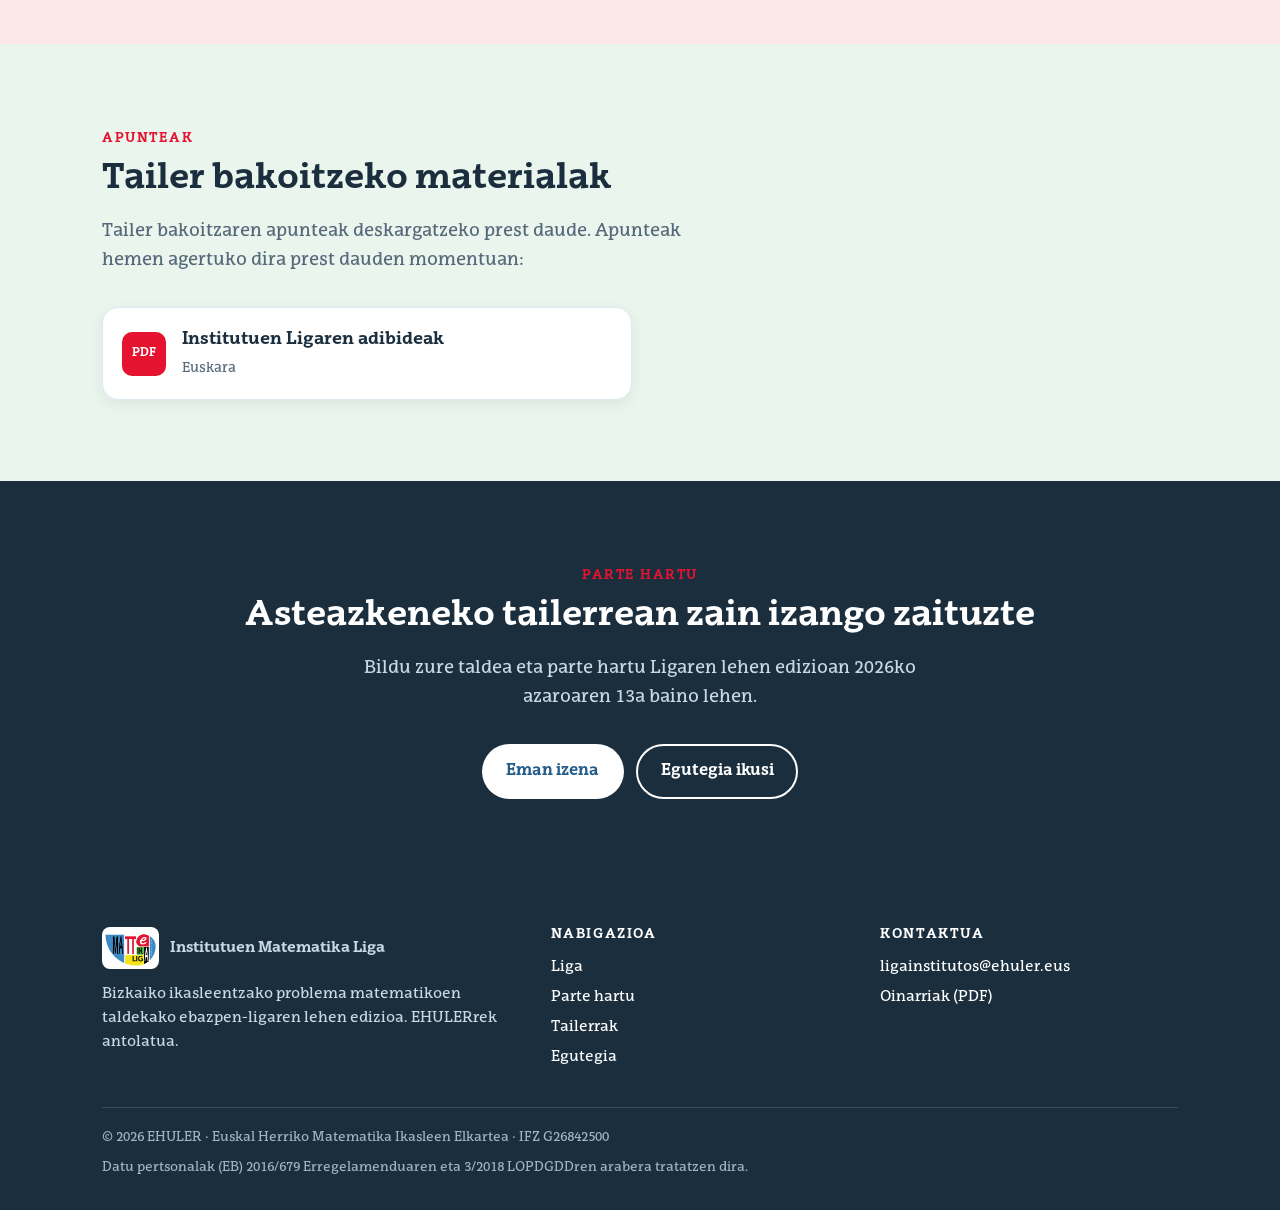
<file: eu/talleres.html>
<!DOCTYPE html>
<html lang="eu">
<head>
<meta charset="utf-8">
<meta name="viewport" content="width=device-width, initial-scale=1">
<link rel="canonical" href="https://ligainstitutos.ehuler.eus/eu/talleres.html">
<meta name="robots" content="index, follow">
<meta name="author" content="EHULER">
<meta name="theme-color" content="#1A2E3D">
<link rel="alternate" hreflang="es" href="https://ligainstitutos.ehuler.eus/es/talleres.html">
<link rel="alternate" hreflang="eu" href="https://ligainstitutos.ehuler.eus/eu/talleres.html">
<link rel="alternate" hreflang="x-default" href="https://ligainstitutos.ehuler.eus/es/index.html">
<meta property="og:type" content="website">
<meta property="og:site_name" content="EHULER | Liga Matemática de Institutos">
<meta property="og:title" content="Tailerrak | Institutuen Matematika Liga">
<meta property="og:description" content="Institutuen Matematika Ligako tailerrak nola funtzionatzen duten: asteazkenero, taldeek jardunaldiko gaia lantzen dute eta larunbateko lehiaketara prestatzeko aukera izaten dute.">
<meta property="og:url" content="https://ligainstitutos.ehuler.eus/eu/talleres.html">
<meta property="og:image" content="https://ligainstitutos.ehuler.eus/assets/img/og-image.png">
<meta property="og:image:width" content="1200">
<meta property="og:image:height" content="630">
<meta property="og:image:alt" content="Liga Matemática de Institutos · EHULER">
<meta property="og:locale" content="eu_ES">
<meta property="og:locale:alternate" content="es_ES">
<meta name="twitter:card" content="summary_large_image">
<meta name="twitter:title" content="Tailerrak | Institutuen Matematika Liga">
<meta name="twitter:description" content="Institutuen Matematika Ligako tailerrak nola funtzionatzen duten: asteazkenero, taldeek jardunaldiko gaia lantzen dute eta larunbateko lehiaketara prestatzeko aukera izaten dute.">
<meta name="twitter:image" content="https://ligainstitutos.ehuler.eus/assets/img/og-image.png">

<script type="application/ld+json">
{
  "@context": "https://schema.org",
  "@type": "WebSite",
  "name": "Institutuen Matematika Liga",
  "url": "https://ligainstitutos.ehuler.eus/eu/talleres.html",
  "inLanguage": "eu",
  "description": "Institutuen Matematika Ligako tailerrak nola funtzionatzen duten: asteazkenero, taldeek jardunaldiko gaia lantzen dute eta larunbateko lehiaketara prestatzeko aukera izaten dute."
}
</script>
<script type="application/ld+json">
{
  "@context": "https://schema.org",
  "@type": "Organization",
  "name": "EHULER",
  "legalName": "Euskal Herriko Matematika Ikasleen Elkartea",
  "url": "https://www.ehuler.eus",
  "email": "ligainstitutos@ehuler.eus"
}
</script>


<title>Tailerrak | Institutuen Matematika Liga</title>
<meta name="description" content="Institutuen Matematika Ligako tailerrak nola funtzionatzen duten: asteazkenero, taldeek jardunaldiko gaia lantzen dute eta larunbateko lehiaketara prestatzeko aukera izaten dute.">
<link rel="icon" href="../assets/img/favicon.ico" sizes="any">
<link rel="icon" href="../assets/img/favicon-32.png" sizes="32x32" type="image/png">
<link rel="apple-touch-icon" href="../assets/img/apple-touch-icon.png">
<link rel="stylesheet" href="../assets/css/style.css">
</head>
<body>

<header class="site-header">
  <div class="container site-header__inner">
    <a class="brand" href="index.html">
      <img src="../assets/img/logo_liga_matematica_institutos.png" alt="">
      <span class="brand__text">
        <span class="brand__title">Institutuen Matematika Liga</span>
        <span class="brand__sub">EHULER · 2026-2027</span>
      </span>
    </a>
    <button class="nav-toggle" aria-expanded="false" aria-controls="site-nav" aria-label="Menua zabaldu"><span></span></button>
    <nav class="nav" id="site-nav">
      <ul class="nav__list">
        <li><a class="nav-item nav-item--blue" href="index.html">Hasiera</a></li>
        <li><a class="nav-item nav-item--red" href="liga.html">Liga</a></li>
        <li><a class="nav-item nav-item--green" href="participa.html">Parte hartu</a></li>
        <li><a class="nav-item nav-item--yellow" href="talleres.html" aria-current="page">Tailerrak</a></li>
        <li><a class="nav-item nav-item--pink" href="calendario.html">Egutegia</a></li>
        <li><a class="nav-item nav-item--ink" href="contacto.html">Kontaktua</a></li>
      </ul>
    </nav>
    <div class="lang">
      <a href="../es/talleres.html">ES</a>
      <a href="talleres.html" aria-current="true">EU</a>
    </div>
  </div>
</header>

<section class="section section--tint">
  <div class="container">
    <div class="grid grid--2" style="align-items:center">
      <div data-reveal="left">
        <span class="eyebrow">Tailerrak</span>
        <h1>Nola funtzionatzen duten tailerrak?</h1>
        <p class="section__lead">Astero, taldeek problemak lantzen dituzte. Asteazkeneko tailerrak jardunaldia prestatzeko balio du eta larunbateko lehiaketak ikasitakoa probatzeko.</p>
      </div>
      <figure class="hero__mascot" data-reveal="right">
        <div class="mascot">
          <img src="../assets/img/latxu/latxuGris5ehuler.webp" alt="Latxu, Ligako maskota, asteazkeneko tailerretan">
        </div>
      </figure>
    </div>
  </div>
</section>

<section class="section">
  <div class="container">
    <span class="eyebrow">Astetik astera</span>
    <h2>Jardunaldi bakoitzeko tailerra</h2>
    <div class="grid grid--2 mt-2" data-reveal="right">
      <div class="card card--accent">
        <h3>Asteazkenetan</h3>
        <p>Asteko tailerra <strong>asteazkenetan</strong> egiten da <strong>Elkano eraikinean</strong> eta hurrengo lehiaketaren gaian zentratzen da. Praktikatzeko, zalantzak argitzeko eta edukiak sakontzeko tartea da.</p>
      </div>
      <div class="card card--red">
        <h3>Larunbaterako prestatu</h3>
        <p>Tailerra <strong>larunbateko lehiaketara</strong> prestaturik iristeko pentsatuta dago: taldeek elkarrekin lan egiten dute ligako gainerakoen aurka neurtu aurretik.</p>
      </div>
    </div>
  </div>
</section>

<section class="section section--pink">
  <div class="container">
    <span class="eyebrow">Materialak</span>
    <h2>Materialak eta lan-modua</h2>
    <p class="section__lead">Tailerrekin batera, jardunaldiak prestatzeko laguntza-materialak eskaintzen dira. Parte-hartzaile guztiek erabil ditzakete, talde oso bat osatu ez arren.</p>
    <div class="card mt-2" data-reveal="left">
      <div class="card__icon card__icon--live">●</div>
      <h3>Zuzenean eta grabatuta</h3>
      <p>Tailerrak zuzenean ematen dira eta grabatuta geratzen dira, eta, horrela, joan ezin diren parte-hartzaileek edozein unetan ikusi ahal izango dituzte.</p>
    </div>
  </div>
</section>

<!--
  Tailer bakoitzeko materialak: tailer berri bat gehitzeko, errepikatu beheko <a class="doc"> blokea,
  igo jardunaldiaren zenbakia eta utzi PDFa Web/materials/jornada-NN-apuntes.pdf helbidean.
  Adibidez: Web/materials/jornada-02-apuntes.pdf
-->
<section class="section section--green">
  <div class="container">
    <span class="eyebrow">Apunteak</span>
    <h2>Tailer bakoitzeko materialak</h2>
    <p class="section__lead">Tailer bakoitzaren apunteak deskargatzeko prest daude. Apunteak hemen agertuko dira prest dauden momentuan:</p>
    <div class="docs mt-2" data-reveal="right">
      <a class="doc" href="../pdf/Institutuen_ligaren_adibideak.pdf" target="_blank" rel="noopener">
        <span class="doc__type">PDF</span>
        <span><span class="doc__name">Institutuen Ligaren adibideak</span><br><span class="doc__meta">Euskara</span></span>
      </a>
    </div>
  </div>
</section>

<section class="section section--ink">
  <div class="container center" data-reveal="right">
    <span class="eyebrow">Parte hartu</span>
    <h2>Asteazkeneko tailerrean zain izango zaituzte</h2>
    <p class="section__lead" style="color:#C9D8E4">Bildu zure taldea eta parte hartu Ligaren lehen edizioan 2026ko azaroaren 13a baino lehen.</p>
    <div class="btn-row mt-2" style="justify-content:center">
      <a class="btn btn--light" href="participa.html">Eman izena</a>
      <a class="btn btn--ghost" style="color:#fff;border-color:#fff" href="calendario.html">Egutegia ikusi</a>
    </div>
</section>

<footer class="site-footer">
  <div class="container">
    <div class="footer-grid">
      <div>
        <div class="footer-brand">
          <img src="../assets/img/logo_liga_matematica_institutos.png" alt="">
          <strong>Institutuen Matematika Liga</strong>
        </div>
        <p>Bizkaiko ikasleentzako problema matematikoen taldekako ebazpen-ligaren lehen edizioa. EHULERrek antolatua.</p>
      </div>
      <div>
        <h4>Nabigazioa</h4>
        <ul>
          <li><a href="liga.html">Liga</a></li>
          <li><a href="participa.html">Parte hartu</a></li>
          <li><a href="talleres.html">Tailerrak</a></li>
          <li><a href="calendario.html">Egutegia</a></li>
        </ul>
      </div>
      <div>
        <h4>Kontaktua</h4>
        <ul>
          <li><a href="mailto:ligainstitutos@ehuler.eus">ligainstitutos@ehuler.eus</a></li>
          <li><a href="../pdf/Oinarriak_Institutu_Matematika_Liga_2026-2027_EU.pdf" target="_blank" rel="noopener">Oinarriak (PDF)</a></li>
        </ul>
      </div>
    </div>
    <div class="footer-bottom">
      <span>© 2026 EHULER · Euskal Herriko Matematika Ikasleen Elkartea · IFZ G26842500</span>
      <span>Datu pertsonalak (EB) 2016/679 Erregelamenduaren eta 3/2018 LOPDGDDren arabera tratatzen dira.</span>
    </div>
  </div>
</footer>

<script src="../assets/js/main.js"></script>
</body>
</html>
</file>
<file: assets/css/style.css>
/* ==========================================================================
   Liga Matemática de Institutos 2026-2027 — EHULER
   Palette: olympiad colors extracted from logo_liga_matematica_institutos.png
   Fonts:   EHUSans (Spanish) / EHUSerif (Basque)
   ========================================================================== */

/* ---------- Fonts ---------- */
@font-face {
  font-family: 'EHUSans';
  src: url('../fonts/EHUSans.otf') format('opentype');
  font-weight: 400; font-style: normal; font-display: swap;
}
@font-face {
  font-family: 'EHUSans';
  src: url('../fonts/EHUSans-Italic.otf') format('opentype');
  font-weight: 400; font-style: italic; font-display: swap;
}
@font-face {
  font-family: 'EHUSans';
  src: url('../fonts/EHUSans-Bold.otf') format('opentype');
  font-weight: 700; font-style: normal; font-display: swap;
}
@font-face {
  font-family: 'EHUSerif';
  src: url('../fonts/EHUSerif.otf') format('opentype');
  font-weight: 400; font-style: normal; font-display: swap;
}
@font-face {
  font-family: 'EHUSerif';
  src: url('../fonts/EHUSerif-italic.otf') format('opentype');
  font-weight: 400; font-style: italic; font-display: swap;
}
@font-face {
  font-family: 'EHUSerif';
  src: url('../fonts/EHUSerif-Bold.otf') format('opentype');
  font-weight: 700; font-style: normal; font-display: swap;
}

/* ---------- Tokens ---------- */
:root {
  --blue: #3D89C6;
  --blue-dark: #2E6FA3;
  --blue-deep: #235C8A;
  --red: #E51230;
  --red-dark: #C10D27;
  --yellow: #F4E418;
  --yellow-deep: #8F7A00;
  --green: #2E9E4F;
  --green-dark: #23803F;
  --green-soft: #EAF5ED;
  --pink: #F7B2BC;
  --pink-soft: #FCE7E9;
  --yellow-soft: #FDF7DB;
  --tint: #D9E8F4;
  --tint-soft: #F2F5F7;
  --ink: #1A2E3D;
  --muted: #56697A;
  --line: #DFE9F2;
  --white: #ffffff;
  --radius: 16px;
  --radius-sm: 10px;
  --shadow: 0 10px 30px rgba(26, 46, 61, .08);
  --shadow-sm: 0 4px 14px rgba(26, 46, 61, .07);
  --maxw: 1120px;
  --font: 'EHUSans', -apple-system, system-ui, "Segoe UI", Roboto, Helvetica, Arial, sans-serif;
}

/* The font family is set by the document language.
   Spanish -> EHUSans ; Basque -> EHUSerif */
html[lang="es"] { --font: 'EHUSans', -apple-system, system-ui, "Segoe UI", Roboto, Helvetica, Arial, sans-serif; }
html[lang="eu"] { --font: 'EHUSerif', Georgia, "Times New Roman", serif; }

/* ---------- Reset / base ---------- */
*, *::before, *::after { box-sizing: border-box; }
html { scroll-behavior: smooth; }
body {
  margin: 0;
  font-family: var(--font);
  font-size: 17px;
  line-height: 1.65;
  color: var(--ink);
  background: var(--white);
  -webkit-font-smoothing: antialiased;
  text-rendering: optimizeLegibility;
}
img { max-width: 100%; display: block; }
a { color: var(--blue-dark); text-decoration: none; }
a:hover { text-decoration: underline; }
h1, h2, h3, h4 { font-family: var(--font); line-height: 1.2; color: var(--ink); margin: 0 0 .5em; }
h1 { font-size: clamp(2rem, 5vw, 3.1rem); font-weight: 700; letter-spacing: -.01em; }
h2 { font-size: clamp(1.5rem, 3.2vw, 2.15rem); font-weight: 700; margin-top: 0; }
h3 { font-size: 1.22rem; font-weight: 700; }
p { margin: 0 0 1rem; }
ul, ol { margin: 0 0 1rem; padding-left: 1.25rem; }
li { margin: .3rem 0; }
:focus-visible { outline: 3px solid var(--blue); outline-offset: 2px; border-radius: 4px; }

/* ---------- Layout ---------- */
.container { width: 100%; max-width: var(--maxw); margin-inline: auto; padding-inline: 22px; }
.section { padding: clamp(3rem, 7vw, 5rem) 0; }
.section--tint { background: var(--tint-soft); }
.section--pink { background: var(--pink-soft); }
.section--green { background: var(--green-soft); }
.section--yellow { background: var(--yellow-soft); }
.section--ink { background: var(--ink); color: #EAF2F8; }
.section--ink h2, .section--ink h3 { color: var(--white); }
.section__lead { font-size: 1.1rem; color: var(--muted); max-width: 62ch; }
.eyebrow {
  display: inline-block; font-size: .8rem; font-weight: 700; letter-spacing: .12em;
  text-transform: uppercase; color: var(--red); margin-bottom: .6rem;
}
.center { text-align: center; }
.center .section__lead { margin-inline: auto; }
.mt-2 { margin-top: 2rem; }

/* ---------- Header ---------- */
.site-header {
  position: sticky; top: 0; z-index: 50; background: rgba(255,255,255,.94);
  backdrop-filter: saturate(180%) blur(10px); border-bottom: 1px solid var(--line);
}
.site-header__inner { display: flex; align-items: center; gap: 1rem; min-height: 72px; }
.brand { display: flex; align-items: center; gap: .7rem; text-decoration: none; }
.brand:hover { text-decoration: none; }
.brand img { height: 46px; width: auto; }
.brand__text { display: flex; flex-direction: column; line-height: 1.1; }
.brand__title { font-weight: 700; font-size: .98rem; color: var(--ink); }
.brand__sub { font-size: .74rem; color: var(--muted); letter-spacing: .04em; }
.nav { margin-left: auto; }
.nav__list { display: flex; align-items: center; gap: .2rem; list-style: none; margin: 0; padding: 0; }
.nav__list a {
  --nav-c: var(--blue);
  --nav-c-dark: var(--blue-deep);
  --nav-c-soft: var(--tint-soft);
  --nav-c-on: var(--white);
  display: block; padding: .55rem .72rem; border-radius: 999px;
  color: var(--nav-c-dark); font-size: .93rem; font-weight: 700;
  transition: background .15s ease, color .15s ease, box-shadow .15s ease;
}
.nav__list a:hover { background: var(--nav-c-soft); color: var(--nav-c-dark); text-decoration: none; box-shadow: inset 0 0 0 2px var(--nav-c); }
.nav__list a[aria-current="page"] { background: var(--nav-c); color: var(--nav-c-on); box-shadow: 0 4px 12px -4px var(--nav-c); }

/* Each nav button carries its own olympiad color */
.nav__list .nav-item--blue   { --nav-c: var(--blue); --nav-c-dark: var(--blue-deep); --nav-c-soft: var(--tint-soft); --nav-c-on: var(--white); }
.nav__list .nav-item--red    { --nav-c: var(--red); --nav-c-dark: var(--red-dark); --nav-c-soft: var(--pink-soft); --nav-c-on: var(--white); }
.nav__list .nav-item--yellow { --nav-c: var(--yellow); --nav-c-dark: var(--yellow-deep); --nav-c-soft: var(--yellow-soft); --nav-c-on: var(--ink); }
.nav__list .nav-item--green  { --nav-c: var(--green); --nav-c-dark: var(--green-dark); --nav-c-soft: var(--green-soft); --nav-c-on: var(--white); }
.nav__list .nav-item--pink   { --nav-c: var(--pink); --nav-c-dark: #C8647C; --nav-c-soft: var(--pink-soft); --nav-c-on: var(--ink); }
.nav__list .nav-item--ink    { --nav-c: var(--ink); --nav-c-dark: var(--ink); --nav-c-soft: #E7EAEE; --nav-c-on: var(--white); }
.lang { display: flex; align-items: center; gap: .25rem; font-size: .82rem; font-weight: 700; }
.lang a { padding: .35rem .55rem; border-radius: 8px; border: 1px solid var(--line); color: var(--muted); }
.lang a[aria-current="true"] { background: var(--ink); color: var(--white); border-color: var(--ink); }
.lang a:hover { text-decoration: none; border-color: var(--blue); color: var(--blue-deep); }
.lang a[aria-current="true"]:hover { color: var(--white); }
.nav-toggle {
  display: none; margin-left: auto; background: var(--white); border: 1px solid var(--line);
  border-radius: 10px; padding: .5rem .6rem; cursor: pointer;
}
.nav-toggle span, .nav-toggle span::before, .nav-toggle span::after {
  display: block; width: 22px; height: 2px; background: var(--ink); border-radius: 2px; position: relative;
}
.nav-toggle span::before, .nav-toggle span::after { content: ""; position: absolute; left: 0; }
.nav-toggle span::before { top: -7px; } .nav-toggle span::after { top: 7px; }

@media (max-width: 900px) {
  .nav-toggle { display: block; }
  .nav {
    position: absolute; top: 72px; left: 0; right: 0; background: var(--white);
    border-bottom: 1px solid var(--line); box-shadow: var(--shadow); margin: 0;
    display: none;
  }
  .nav.is-open { display: block; }
  .nav__list { flex-direction: column; align-items: stretch; gap: 0; padding: .6rem 16px 1rem; }
  .nav__list a { border-radius: 10px; padding: .75rem .9rem; }
  .lang { margin-left: 0; padding: 0 16px 1rem; }
  .site-header__inner { position: relative; }
}

/* ---------- Buttons ---------- */
.btn {
  display: inline-flex; align-items: center; justify-content: center; gap: .5rem;
  padding: .8rem 1.4rem; border-radius: 999px; font-weight: 700; font-size: .97rem;
  border: 2px solid transparent; cursor: pointer; transition: transform .15s ease, background .15s ease, color .15s ease;
}
.btn:hover { text-decoration: none; transform: translateY(-1px); }
.btn--primary { background: var(--red); color: var(--white); }
.btn--primary:hover { background: var(--red-dark); color: var(--white); }
.btn--blue { background: var(--blue); color: var(--white); }
.btn--blue:hover { background: var(--blue-dark); color: var(--white); }
.btn--green { background: var(--green); color: var(--white); }
.btn--green:hover { background: var(--green-dark); color: var(--white); }
.btn--yellow { background: var(--yellow); color: var(--ink); border-color: var(--yellow-deep); }
.btn--yellow:hover { background: #E4D400; color: var(--ink); }
.btn--ghost { background: transparent; color: var(--ink); border-color: var(--ink); }
.btn--ghost:hover { background: var(--ink); color: var(--white); }
.btn--light { background: var(--white); color: var(--blue-deep); }
.btn-row { display: flex; flex-wrap: wrap; gap: .8rem; }

/* ---------- Hero ---------- */
.hero {
  position: relative; overflow: hidden; color: var(--white);
  background: linear-gradient(135deg, var(--blue-deep) 0%, var(--blue) 38%, var(--red-dark) 75%, var(--green-dark) 120%);
}
.hero::after {
  content: ""; position: absolute; inset: 0;
  background:
    radial-gradient(circle at 12% 25%, rgba(244,228,24,.30), transparent 40%),
    radial-gradient(circle at 85% 20%, rgba(229,18,48,.30), transparent 42%),
    radial-gradient(circle at 55% 110%, rgba(46,158,79,.38), transparent 48%),
    radial-gradient(circle at 95% 95%, rgba(61,137,198,.30), transparent 45%);
  pointer-events: none;
}
.hero__inner { position: relative; z-index: 1; display: grid; grid-template-columns: 1.15fr .85fr; gap: 2.5rem; align-items: center; padding: clamp(3rem, 8vw, 5.5rem) 0; }
.hero h1 { color: var(--white); }
.hero p { color: #E7F1FA; font-size: 1.12rem; max-width: 54ch; }
.hero__badge {
  display: inline-flex; align-items: center; gap: .5rem; background: rgba(255,255,255,.16);
  border: 1px solid rgba(255,255,255,.4); border-radius: 999px; padding: .4rem 1rem;
  font-size: .85rem; font-weight: 700; letter-spacing: .04em; margin-bottom: 1.1rem;
}
.hero__logo { display: flex; justify-content: center; }
.hero__logo img { max-height: 300px; filter: drop-shadow(0 18px 32px rgba(0,0,0,.22)); }
@media (max-width: 860px) {
  .hero__inner { grid-template-columns: 1fr; text-align: center; }
  .hero .btn-row { justify-content: center; }
  .hero__logo { order: -1; }
  .hero__logo img { max-height: 190px; }
}

/* ---------- Fact cards ---------- */
.facts { display: grid; grid-template-columns: repeat(4, 1fr); gap: 1rem; margin-top: -1px; }
.fact {
  background: var(--white); border: 1px solid var(--line); border-radius: var(--radius);
  padding: 1.3rem; box-shadow: var(--shadow-sm);
}
.fact__label { font-size: .76rem; text-transform: uppercase; letter-spacing: .1em; color: var(--red); font-weight: 700; }
.fact__value { font-size: 1.15rem; font-weight: 700; margin-top: .3rem; color: var(--ink); }
.fact__note { font-size: .88rem; color: var(--muted); }
@media (max-width: 820px) { .facts { grid-template-columns: repeat(2, 1fr); } }
@media (max-width: 480px) { .facts { grid-template-columns: 1fr; } }

/* ---------- Cards / grid ---------- */
.grid { display: grid; gap: 1.2rem; }
.grid--2 { grid-template-columns: repeat(2, 1fr); }
.grid--3 { grid-template-columns: repeat(3, 1fr); }
@media (max-width: 860px) { .grid--2, .grid--3 { grid-template-columns: 1fr; } }
.card {
  background: var(--white); border: 1px solid var(--line); border-radius: var(--radius);
  padding: 1.5rem; box-shadow: var(--shadow-sm); height: 100%;
}
.card h3 { margin-bottom: .4rem; }
.card p:last-child, .card ul:last-child { margin-bottom: 0; }
.card--accent { border-top: 4px solid var(--blue); }
.card--red { border-top: 4px solid var(--red); }
.card--yellow { border-top: 4px solid var(--yellow); }
.card--green { border-top: 4px solid var(--green); }
.card--pink { border-top: 4px solid var(--pink); }
.card__icon {
  width: 46px; height: 46px; border-radius: 12px; display: grid; place-items: center;
  background: var(--tint-soft); color: var(--blue-deep); font-size: 1.4rem; font-weight: 700; margin-bottom: .9rem;
}
.card__icon--live { color: var(--red); }
.venue__address { margin-top: .35rem; color: var(--muted); font-size: .95rem; }

/* ---------- Mascot (Latxu) ---------- */
.mascot {
  border: 1px solid var(--line); border-radius: var(--radius); background: var(--white);
  box-shadow: var(--shadow-sm); overflow: hidden; padding: 1rem;
}
.mascot img { border-radius: var(--radius-sm); width: 100%; height: auto; }
.mascot figcaption {
  text-align: center; font-size: .82rem; font-weight: 700; color: var(--muted);
  padding: .7rem .2rem .2rem; letter-spacing: .04em;
}
.mascot figcaption .mascot__name { color: var(--red); }
.mascot-grid { display: grid; grid-template-columns: repeat(2, 1fr); gap: 1.2rem; }
.mascot-grid--3 { grid-template-columns: repeat(3, 1fr); }
@media (max-width: 700px) { .mascot-grid, .mascot-grid--3 { grid-template-columns: 1fr; } }
.hero__mascot { display: flex; justify-content: center; }
.hero__mascot .mascot {
  background: var(--white); padding: .8rem; border: 0; max-width: 420px;
  box-shadow: 0 22px 44px rgba(0,0,0,.28);
}
.hero__mascot img { max-height: 320px; object-fit: cover; }
@media (max-width: 860px) {
  .hero__mascot { order: -1; }
  .hero__mascot .mascot { max-width: 320px; }
  .hero__mascot img { max-height: 260px; }
}
.footer__mascot { width: 34px; height: 34px; border-radius: 50%; object-fit: cover; border: 2px solid rgba(255,255,255,.25); }

/* ---------- Pills / badges ---------- */
.pill {
  display: inline-block; padding: .22rem .7rem; border-radius: 999px;
  font-size: .8rem; font-weight: 700; background: var(--tint); color: var(--blue-deep);
}
.pill--red { background: var(--red); color: var(--white); }
.pill--yellow { background: var(--yellow); color: var(--ink); }
.pill--green { background: var(--green); color: var(--white); }
.pill--pink { background: var(--pink); color: var(--ink); }

/* ---------- Timeline ---------- */
.timeline { list-style: none; margin: 0; padding: 0; position: relative; }
.timeline::before { content: ""; position: absolute; left: 9px; top: 6px; bottom: 6px; width: 2px; background: var(--tint); }
.timeline li { position: relative; padding: 0 0 1.6rem 2.4rem; }
.timeline li:last-child { padding-bottom: 0; }
.timeline li::before {
  content: ""; position: absolute; left: 0; top: 5px; width: 20px; height: 20px; border-radius: 50%;
  background: var(--white); border: 3px solid var(--blue);
}
.timeline li:nth-child(2)::before { border-color: var(--yellow); }
.timeline li:nth-child(3)::before { border-color: var(--green); }
.timeline li.is-key::before { border-color: var(--red); background: var(--red); }
.timeline time { display: block; font-weight: 700; color: var(--blue-deep); font-size: .9rem; }
.timeline .t-title { font-weight: 700; }
.timeline p { margin: .15rem 0 0; color: var(--muted); }

/* ---------- Steps ---------- */
.steps { counter-reset: step; list-style: none; padding: 0; margin: 0; display: grid; gap: 1rem; }
.steps li { position: relative; padding: 1.2rem 1.3rem 1.2rem 4.2rem; background: var(--white); border: 1px solid var(--line); border-radius: var(--radius); box-shadow: var(--shadow-sm); }
.steps li::before {
  counter-increment: step; content: counter(step);
  position: absolute; left: 1.1rem; top: 1.1rem; width: 2.1rem; height: 2.1rem; border-radius: 50%;
  background: var(--blue); color: var(--white); display: grid; place-items: center; font-weight: 700;
}
.steps li:nth-child(2)::before { background: var(--red); }
.steps li:nth-child(3)::before { background: var(--yellow); color: var(--ink); }
.steps li:nth-child(4)::before { background: var(--green); }
.steps h3 { margin-bottom: .2rem; }

/* ---------- Table ---------- */
.table-wrap { overflow-x: auto; border: 1px solid var(--line); border-radius: var(--radius); }
table { width: 100%; border-collapse: collapse; background: var(--white); font-size: .95rem; }
th, td { text-align: left; padding: .8rem 1rem; border-bottom: 1px solid var(--line); vertical-align: top; }
th { background: var(--tint-soft); color: var(--blue-deep); font-weight: 700; }
tbody tr:last-child td { border-bottom: 0; }
tbody tr:nth-child(even) { background: #FAFCFE; }

/* ---------- Score legend ---------- */
.scale { display: grid; grid-template-columns: repeat(6, 1fr); gap: .6rem; max-width: 640px; }
.scale div {
  text-align: center; padding: .7rem .3rem; border-radius: var(--radius-sm);
  border: 1px solid var(--line); background: var(--white);
}
.scale strong { display: block; font-size: 1.25rem; color: var(--blue-deep); }
.scale span { font-size: .78rem; color: var(--muted); }
@media (max-width: 560px) { .scale { grid-template-columns: repeat(3, 1fr); } }

/* ---------- Accordion (FAQ) ---------- */
.accordion { border: 1px solid var(--line); border-radius: var(--radius); overflow: hidden; background: var(--white); }
.accordion details { border-bottom: 1px solid var(--line); }
.accordion details:last-child { border-bottom: 0; }
.accordion summary {
  cursor: pointer; padding: 1.05rem 1.25rem; font-weight: 700; list-style: none;
  display: flex; justify-content: space-between; align-items: center; gap: 1rem;
}
.accordion summary::-webkit-details-marker { display: none; }
.accordion summary::after { content: "+"; font-size: 1.4rem; color: var(--blue); line-height: 1; }
.accordion details[open] summary::after { content: "\2212"; }
.accordion summary:hover { background: var(--tint-soft); }
.accordion .acc-body { padding: 0 1.25rem 1.2rem; color: var(--muted); }
.accordion .acc-body p:last-child { margin-bottom: 0; }

/* ---------- Documents ---------- */
.docs { display: grid; grid-template-columns: repeat(2, 1fr); gap: 1rem; }
@media (max-width: 700px) { .docs { grid-template-columns: 1fr; } }
.doc {
  display: flex; align-items: center; gap: 1rem; padding: 1.1rem 1.2rem;
  border: 1px solid var(--line); border-radius: var(--radius); background: var(--white);
  box-shadow: var(--shadow-sm);
}
.doc:hover { border-color: var(--blue); text-decoration: none; }
.doc__type { flex: none; width: 44px; height: 44px; border-radius: 10px; background: var(--red); color: var(--white); display: grid; place-items: center; font-size: .72rem; font-weight: 700; }
.doc__name { font-weight: 700; color: var(--ink); }
.doc__meta { font-size: .84rem; color: var(--muted); }

/* ---------- Partners / sponsors ---------- */
.partners { display: grid; grid-template-columns: repeat(auto-fill, minmax(250px, 1fr)); gap: 1.2rem; }
.partner {
  display: flex; flex-direction: column; align-items: center; justify-content: space-between; gap: 1rem;
  padding: 1.6rem 1.4rem; border: 1px solid var(--line); border-radius: var(--radius);
  background: var(--white); box-shadow: var(--shadow-sm); text-align: center;
  transition: transform .15s ease, border-color .15s ease, box-shadow .15s ease;
}
.partner:hover { text-decoration: none; transform: translateY(-2px); border-color: var(--blue); box-shadow: var(--shadow); }
.partner__brand { flex: 1; display: flex; flex-direction: column; align-items: center; justify-content: center; gap: .6rem; }
.partner img { max-width: 220px; max-height: 84px; width: auto; object-fit: contain; }
.partner img.partner__img--tall { max-height: 110px; }
.partner__name { font-weight: 700; color: var(--ink); font-size: .9rem; line-height: 1.25; }
.partner__badge {
  font-size: .72rem; font-weight: 700; letter-spacing: .08em; text-transform: uppercase;
  color: var(--muted); border: 1px solid var(--line); padding: .25rem .7rem; border-radius: 999px; white-space: nowrap;
}
.partner .partner__badge--sponsor { color: var(--white); background: var(--ink); border-color: var(--ink); }
@media (max-width: 700px) { .partner img { max-width: 170px; } }

/* ---------- Callout ---------- */
.callout {
  border-left: 5px solid var(--yellow); background: #FFFCE6; border-radius: var(--radius-sm);
  padding: 1.1rem 1.3rem; margin: 1.5rem 0;
}
.callout--red { border-left-color: var(--red); background: var(--pink-soft); }
.callout p:last-child { margin-bottom: 0; }
.callout strong { color: var(--ink); }

/* ---------- Contact ---------- */
.contact-card { text-align: center; background: var(--white); border: 1px solid var(--line); border-radius: var(--radius); padding: 2.5rem 1.5rem; box-shadow: var(--shadow-sm); }
.contact-card .mail { font-size: clamp(1.1rem, 3vw, 1.5rem); font-weight: 700; word-break: break-word; }

/* ---------- Footer ---------- */
.site-footer { background: var(--ink); color: #C9D8E4; padding: 3rem 0 2rem; font-size: .92rem; }
.site-footer a { color: var(--white); }
.footer-grid { display: grid; grid-template-columns: 1.4fr 1fr 1fr; gap: 2rem; }
.site-footer h4 { color: var(--white); font-size: .82rem; letter-spacing: .12em; text-transform: uppercase; margin-bottom: .8rem; }
.site-footer ul { list-style: none; padding: 0; margin: 0; }
.site-footer li { margin: .35rem 0; }
.footer-brand { display: flex; align-items: center; gap: .7rem; margin-bottom: .8rem; }
.footer-brand img { height: 42px; background: var(--white); border-radius: 8px; padding: 3px; }
.footer-bottom { border-top: 1px solid rgba(255,255,255,.15); margin-top: 2rem; padding-top: 1.2rem; display: flex; flex-wrap: wrap; gap: .5rem 1.5rem; justify-content: space-between; font-size: .82rem; color: #9FB4C6; }
@media (max-width: 780px) { .footer-grid { grid-template-columns: 1fr; gap: 1.4rem; } }

/* ---------- Anchor offset for sticky header ---------- */
[id] { scroll-margin-top: 90px; }

/* ---------- Language chooser (root) ---------- */
.chooser { min-height: 100vh; display: grid; place-items: center; padding: 2rem; background: linear-gradient(135deg, var(--blue-deep), var(--blue) 45%, var(--red-dark) 115%); }
.chooser::before {
  content: ""; position: absolute; inset: 0;
  background:
    radial-gradient(circle at 15% 20%, rgba(244,228,24,.28), transparent 42%),
    radial-gradient(circle at 88% 80%, rgba(46,158,79,.32), transparent 50%),
    radial-gradient(circle at 85% 15%, rgba(229,18,48,.25), transparent 40%);
  pointer-events: none;
}
.chooser__box { position: relative; z-index: 1; background: var(--white); border-radius: 22px; padding: 2.5rem; max-width: 640px; width: 100%; text-align: center; box-shadow: var(--shadow); }
.chooser__box img { height: 110px; margin: 0 auto 1.2rem; }
.chooser__box h1 { font-size: 1.6rem; }
.chooser__box p { color: var(--muted); }
.chooser__langs { display: grid; grid-template-columns: 1fr 1fr; gap: 1rem; margin-top: 1.8rem; }
.chooser__langs a {
  border: 2px solid var(--line); border-radius: var(--radius); padding: 1.4rem 1rem;
  font-weight: 700; color: var(--ink); transition: border-color .15s ease, transform .15s ease;
}
.chooser__langs a:hover { border-color: var(--blue); transform: translateY(-2px); text-decoration: none; }
.chooser__langs .lname { display: block; font-size: 1.15rem; }
.chooser__langs .lsub { display: block; font-size: .82rem; color: var(--muted); font-weight: 400; }
.chooser__langs .eu { font-family: 'EHUSerif', Georgia, serif; }
.chooser__langs .es { font-family: 'EHUSans', sans-serif; }
@media (max-width: 520px) { .chooser__langs { grid-template-columns: 1fr; } }

/* ---------- Scroll reveal ---------- */
.js [data-reveal] {
  opacity: 0;
  transition: opacity .7s ease, transform .7s cubic-bezier(.18, .72, .24, 1);
  will-change: opacity, transform;
}
.js [data-reveal="left"] { transform: translateX(-52px); }
.js [data-reveal="right"] { transform: translateX(52px); }
.js [data-reveal].is-in { opacity: 1; transform: translateX(0); }

/* ---------- Motion ---------- */
@media (prefers-reduced-motion: reduce) {
  * { animation: none !important; transition: none !important; }
  html { scroll-behavior: auto; }
  .js [data-reveal] { opacity: 1 !important; transform: none !important; }
}
</file>
